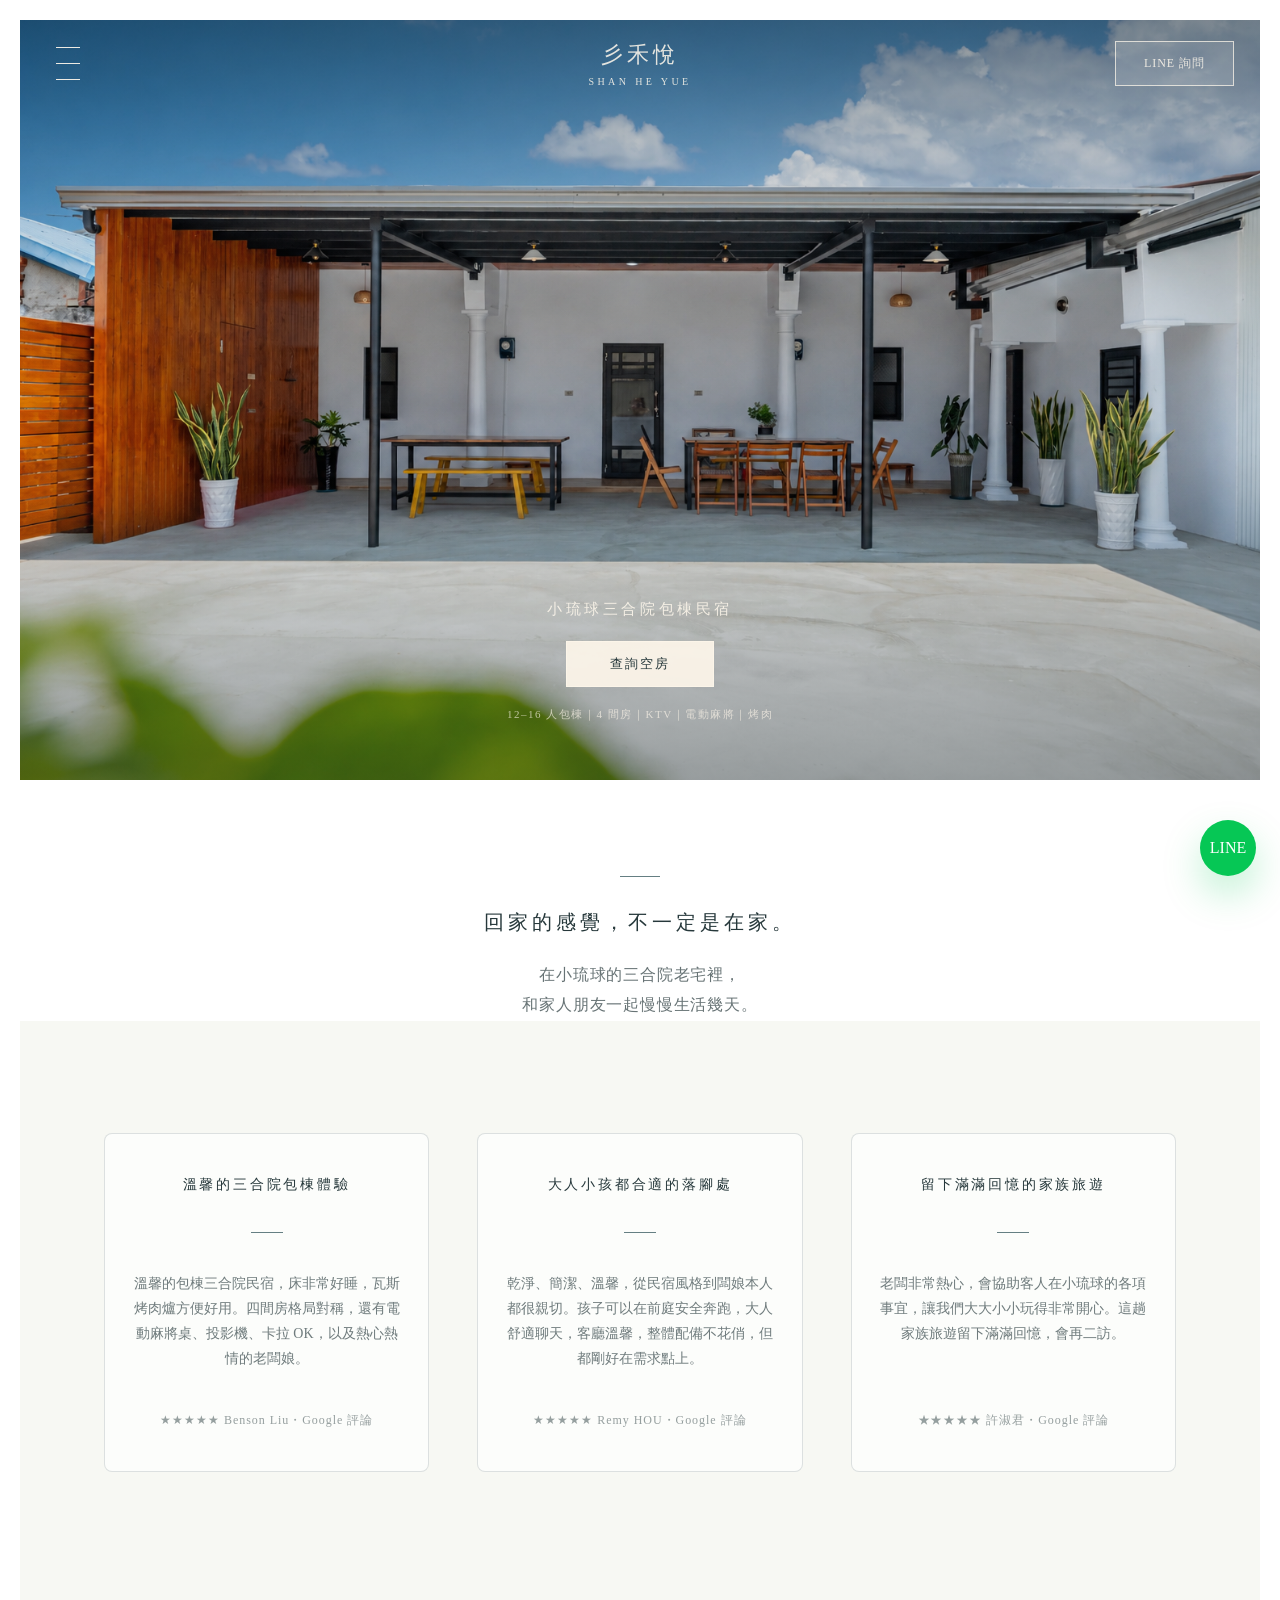
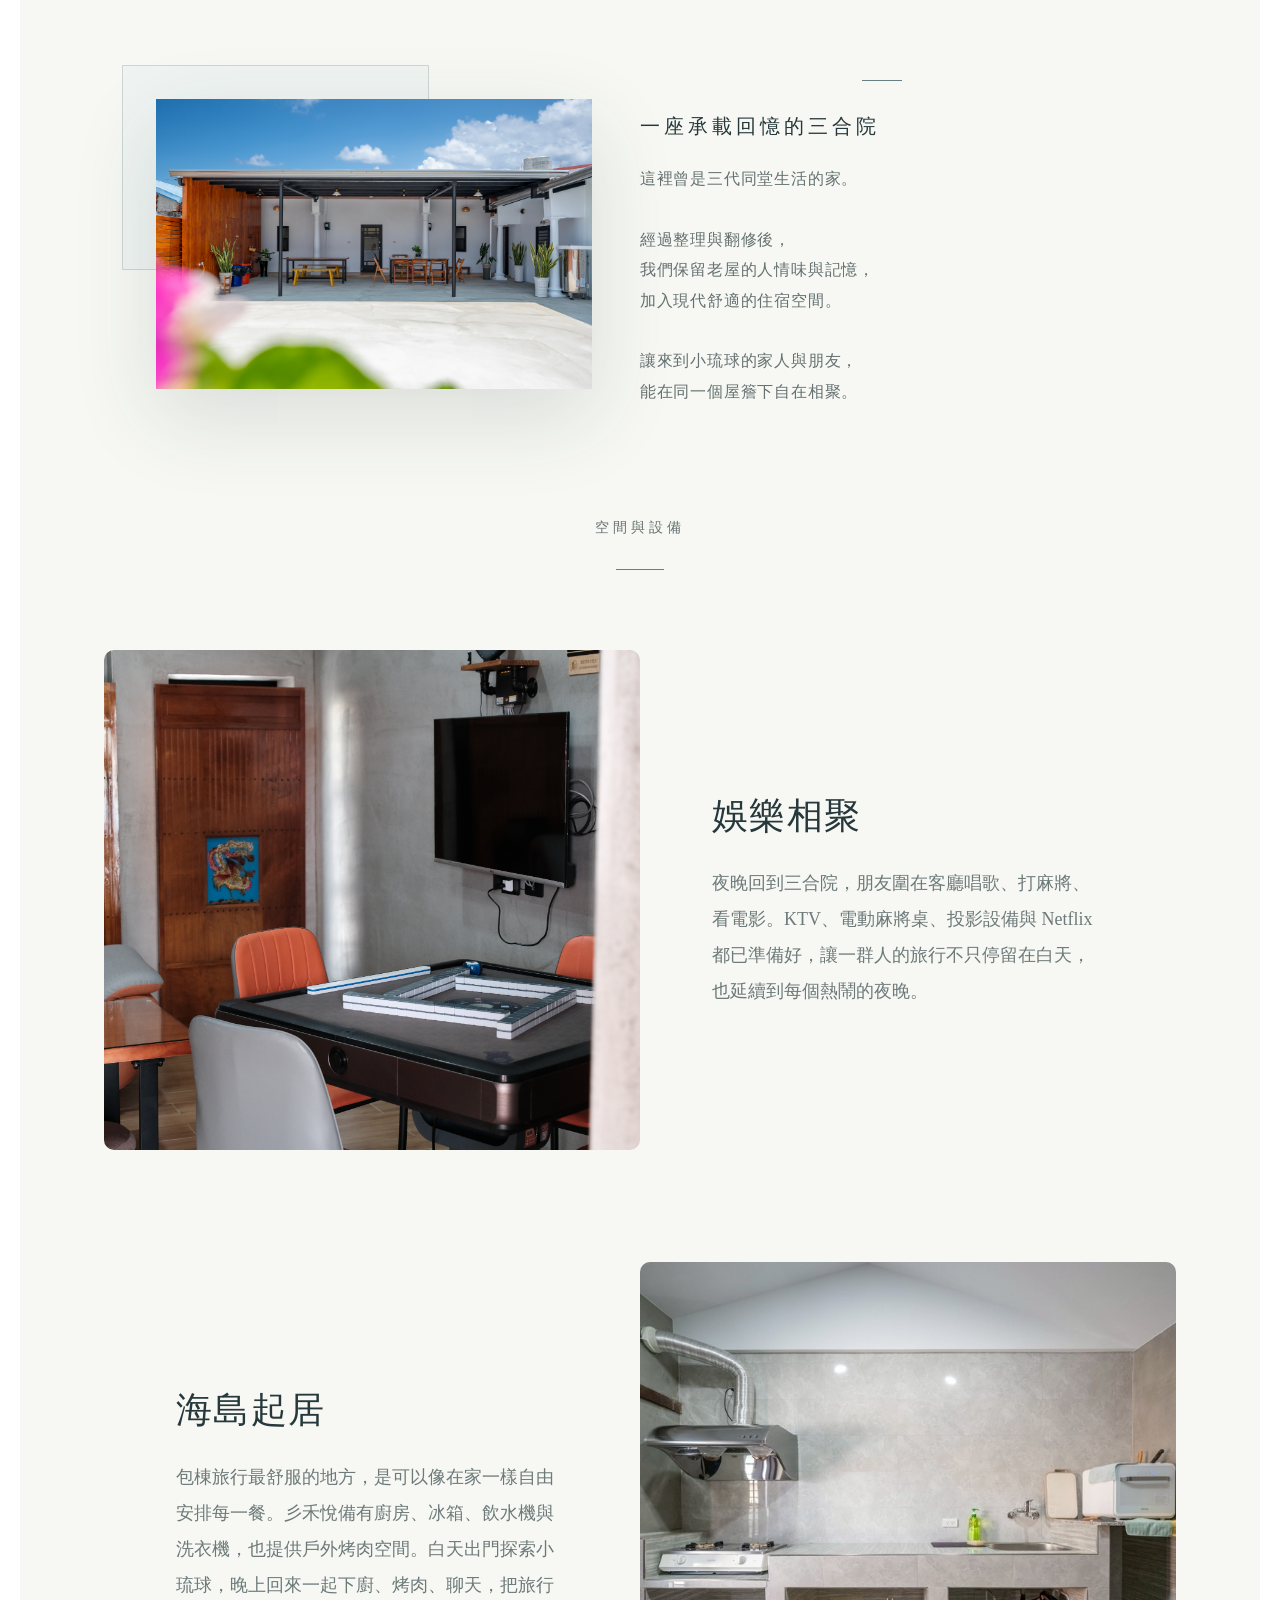
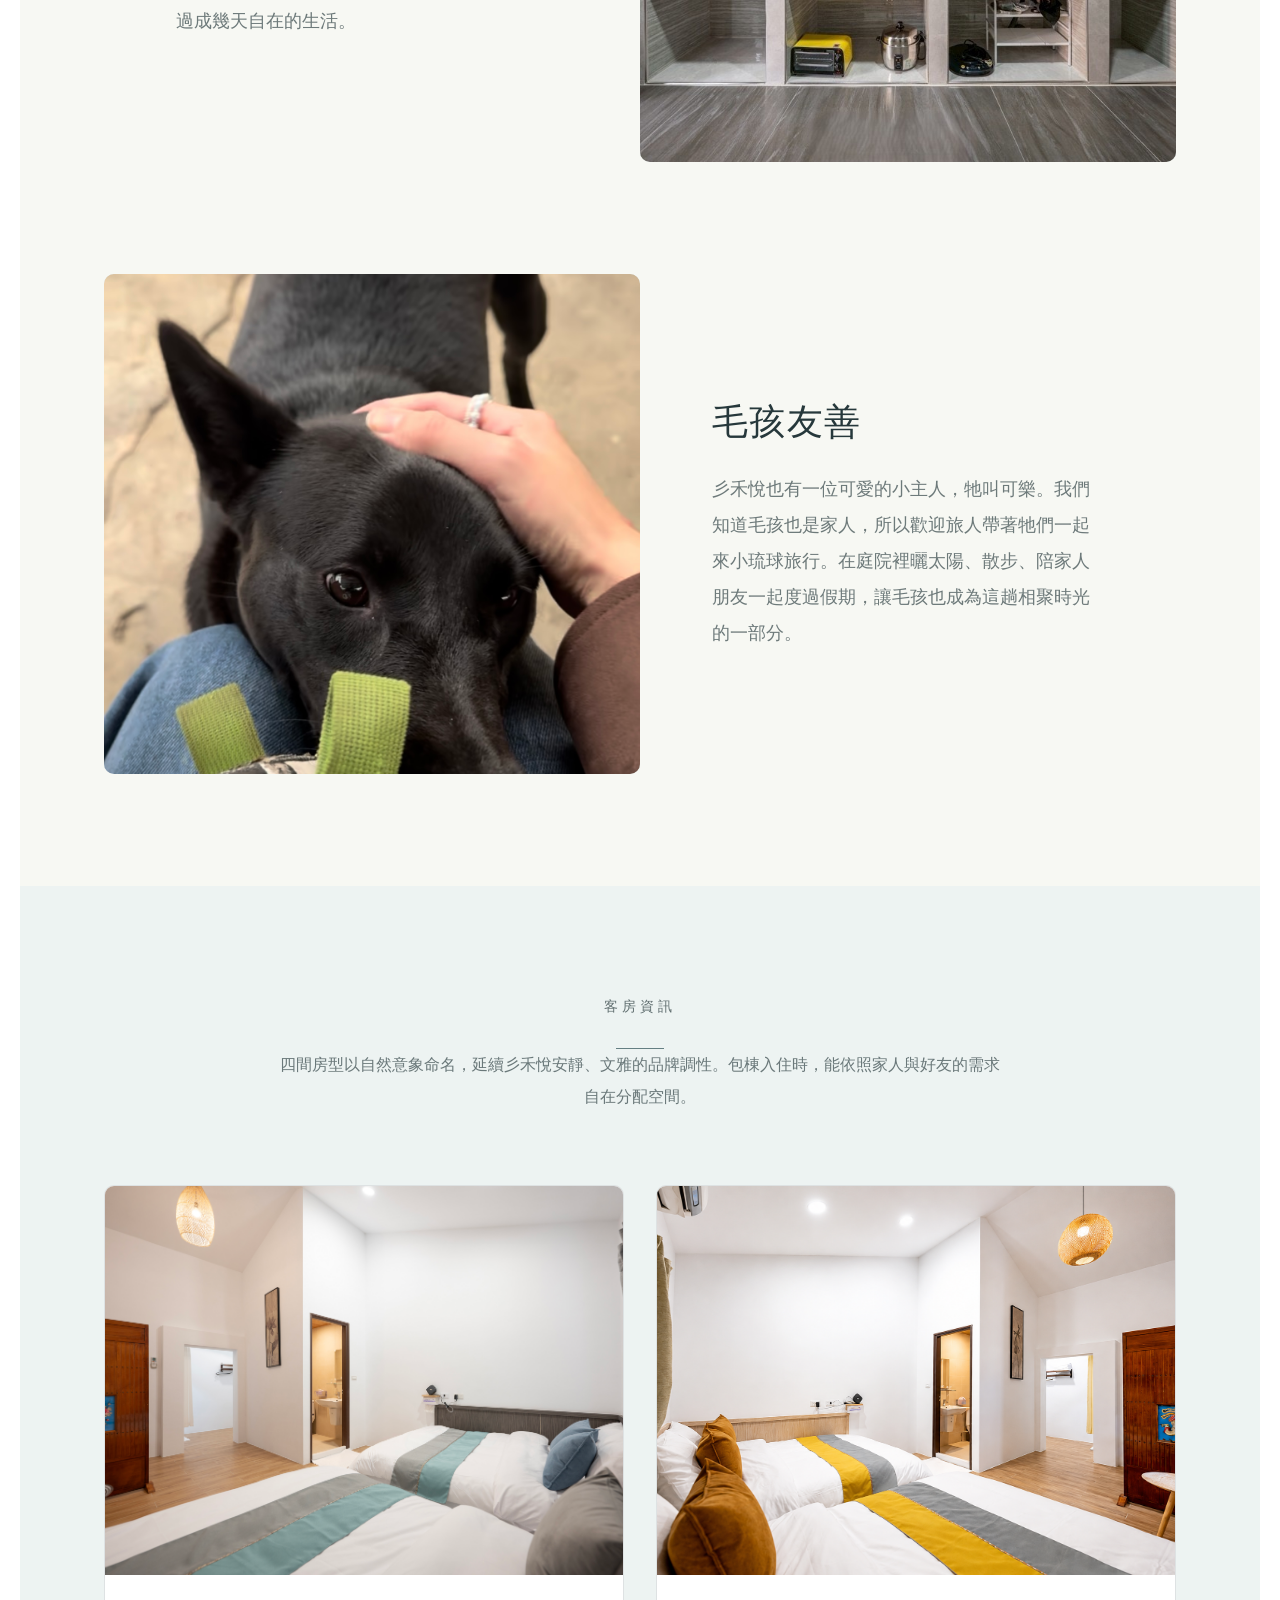
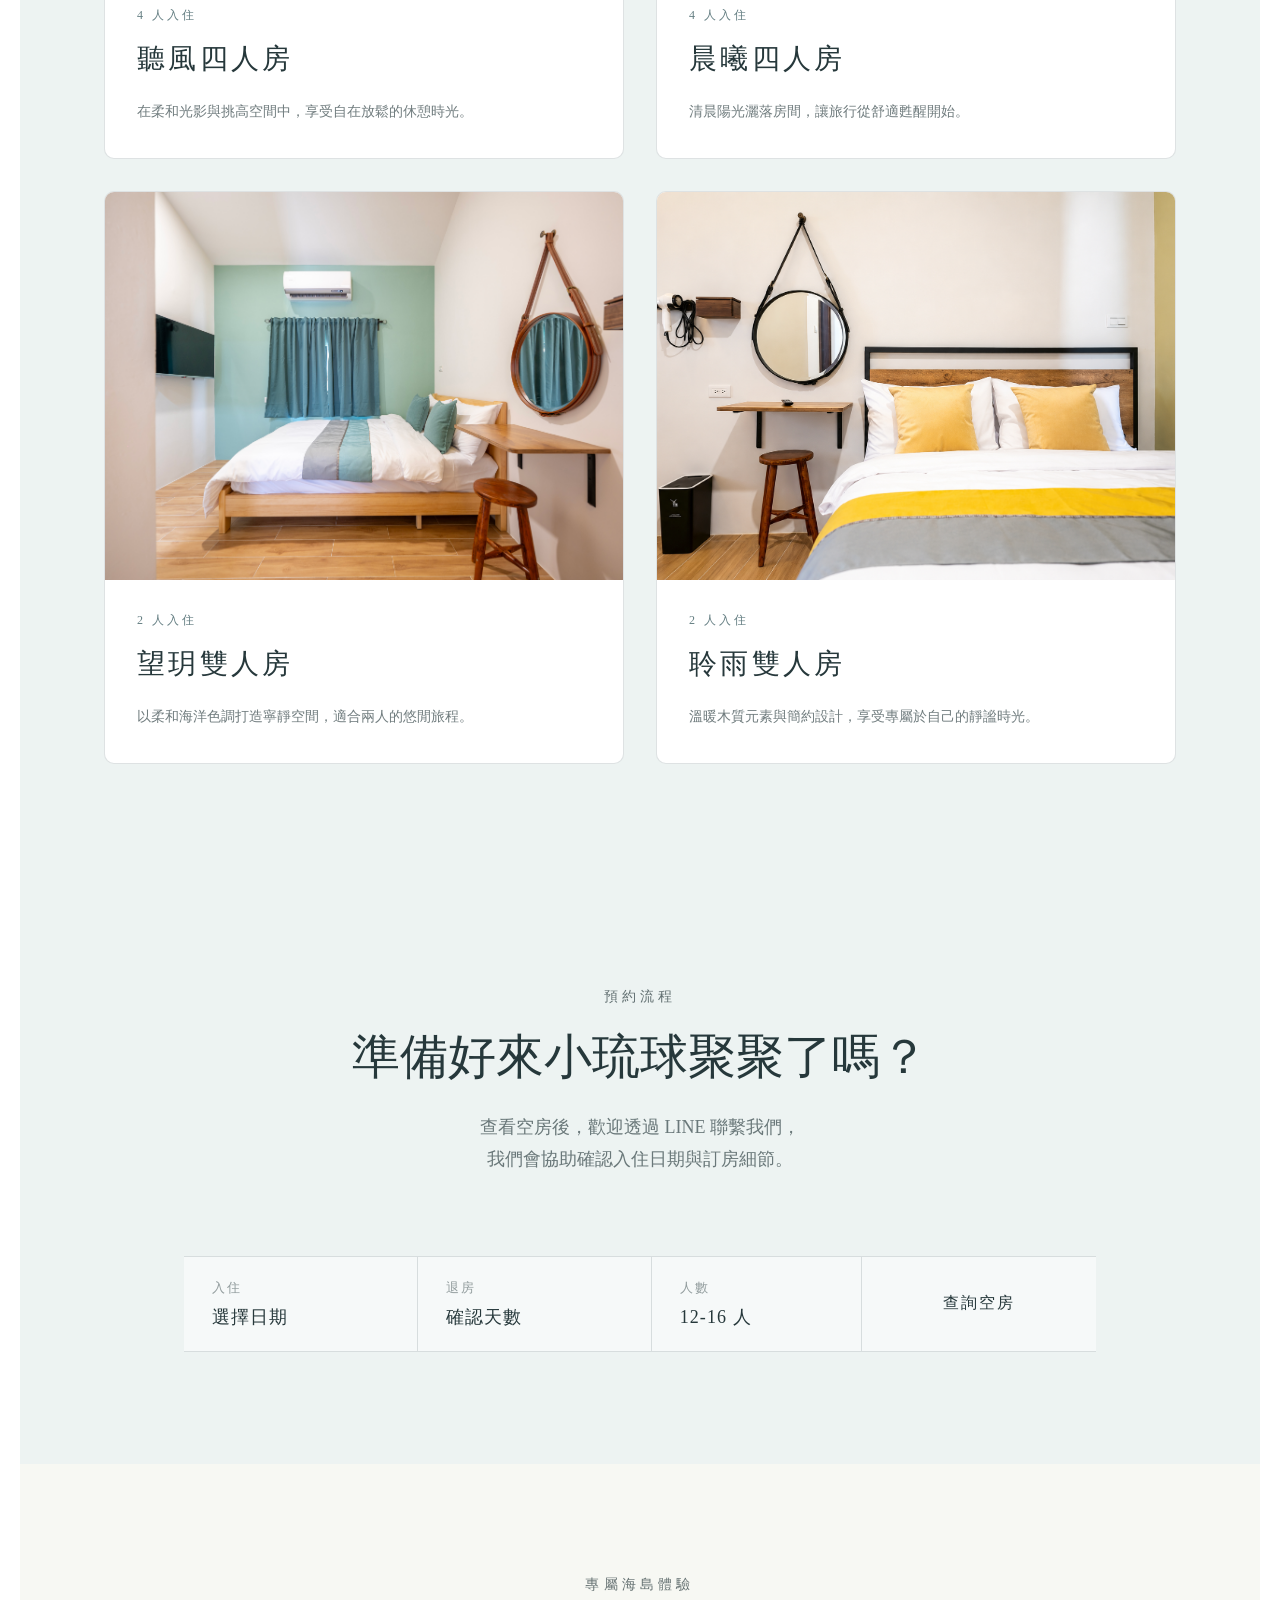
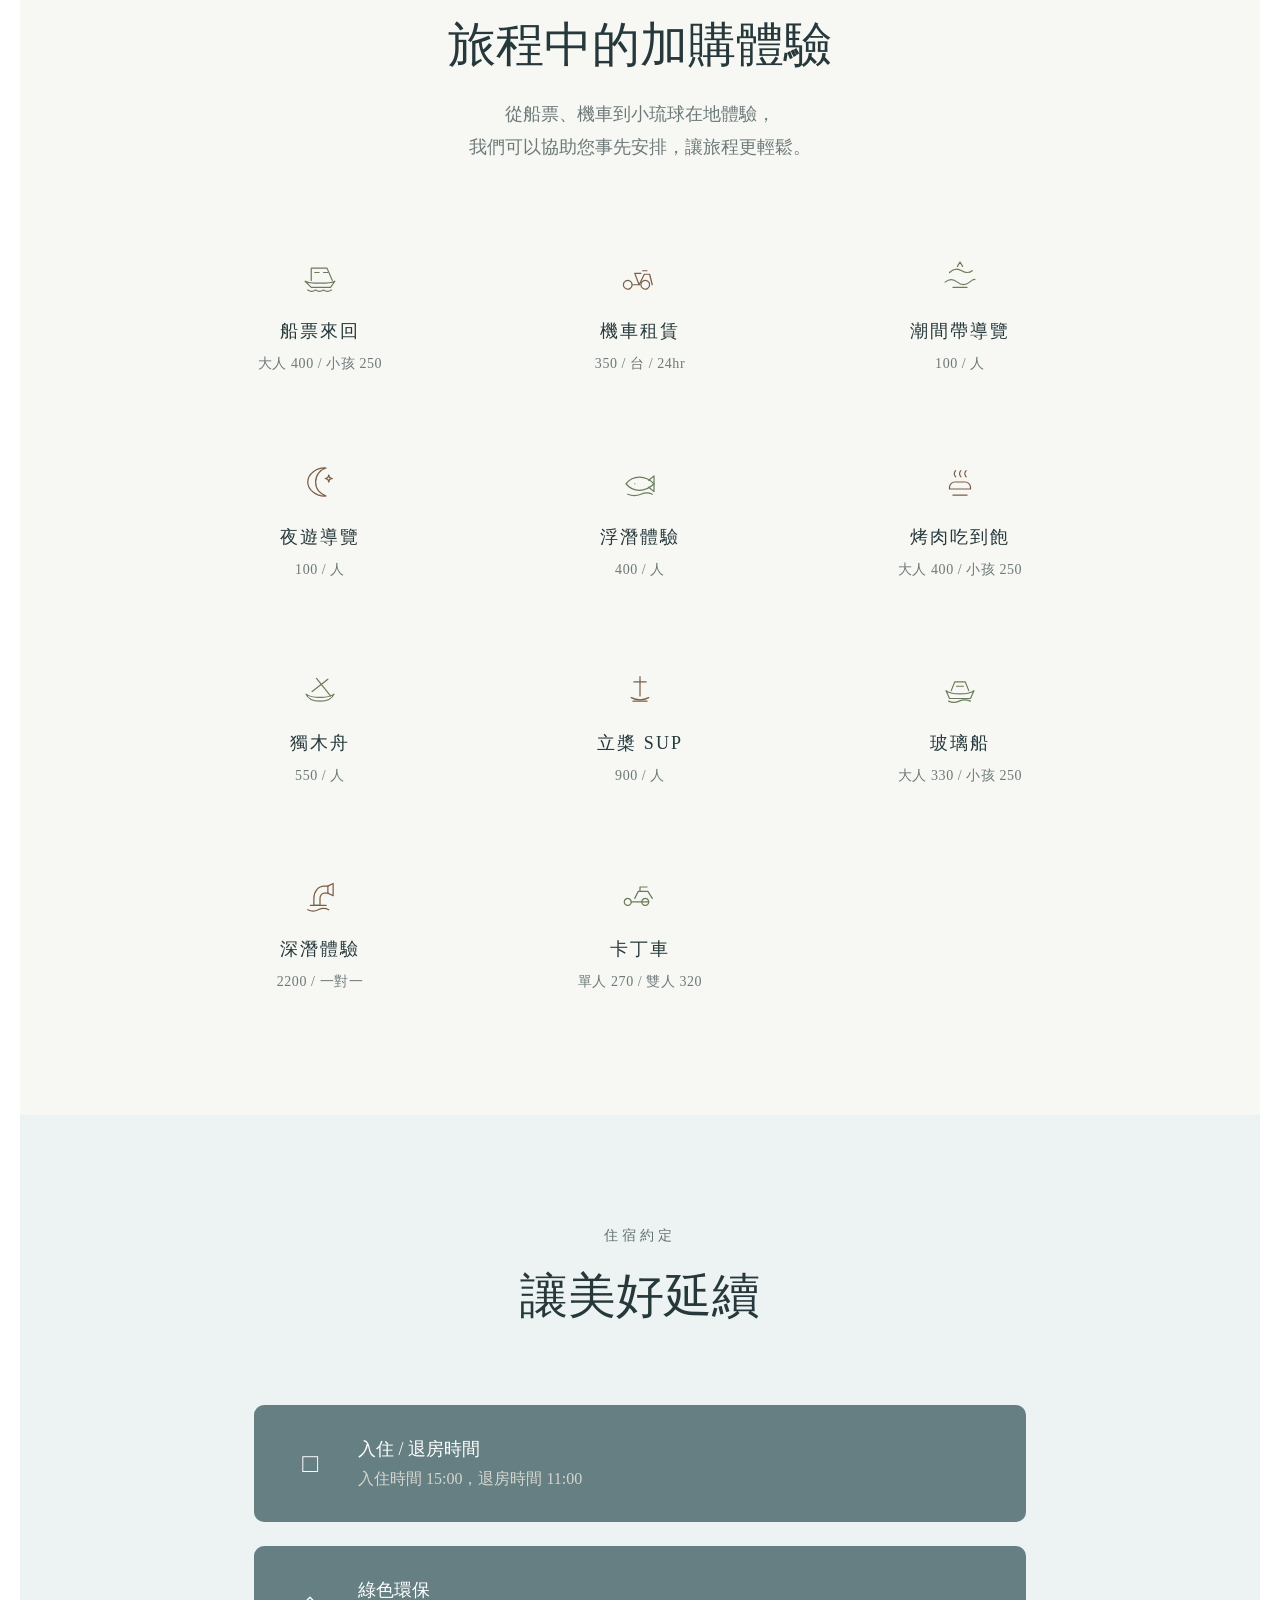
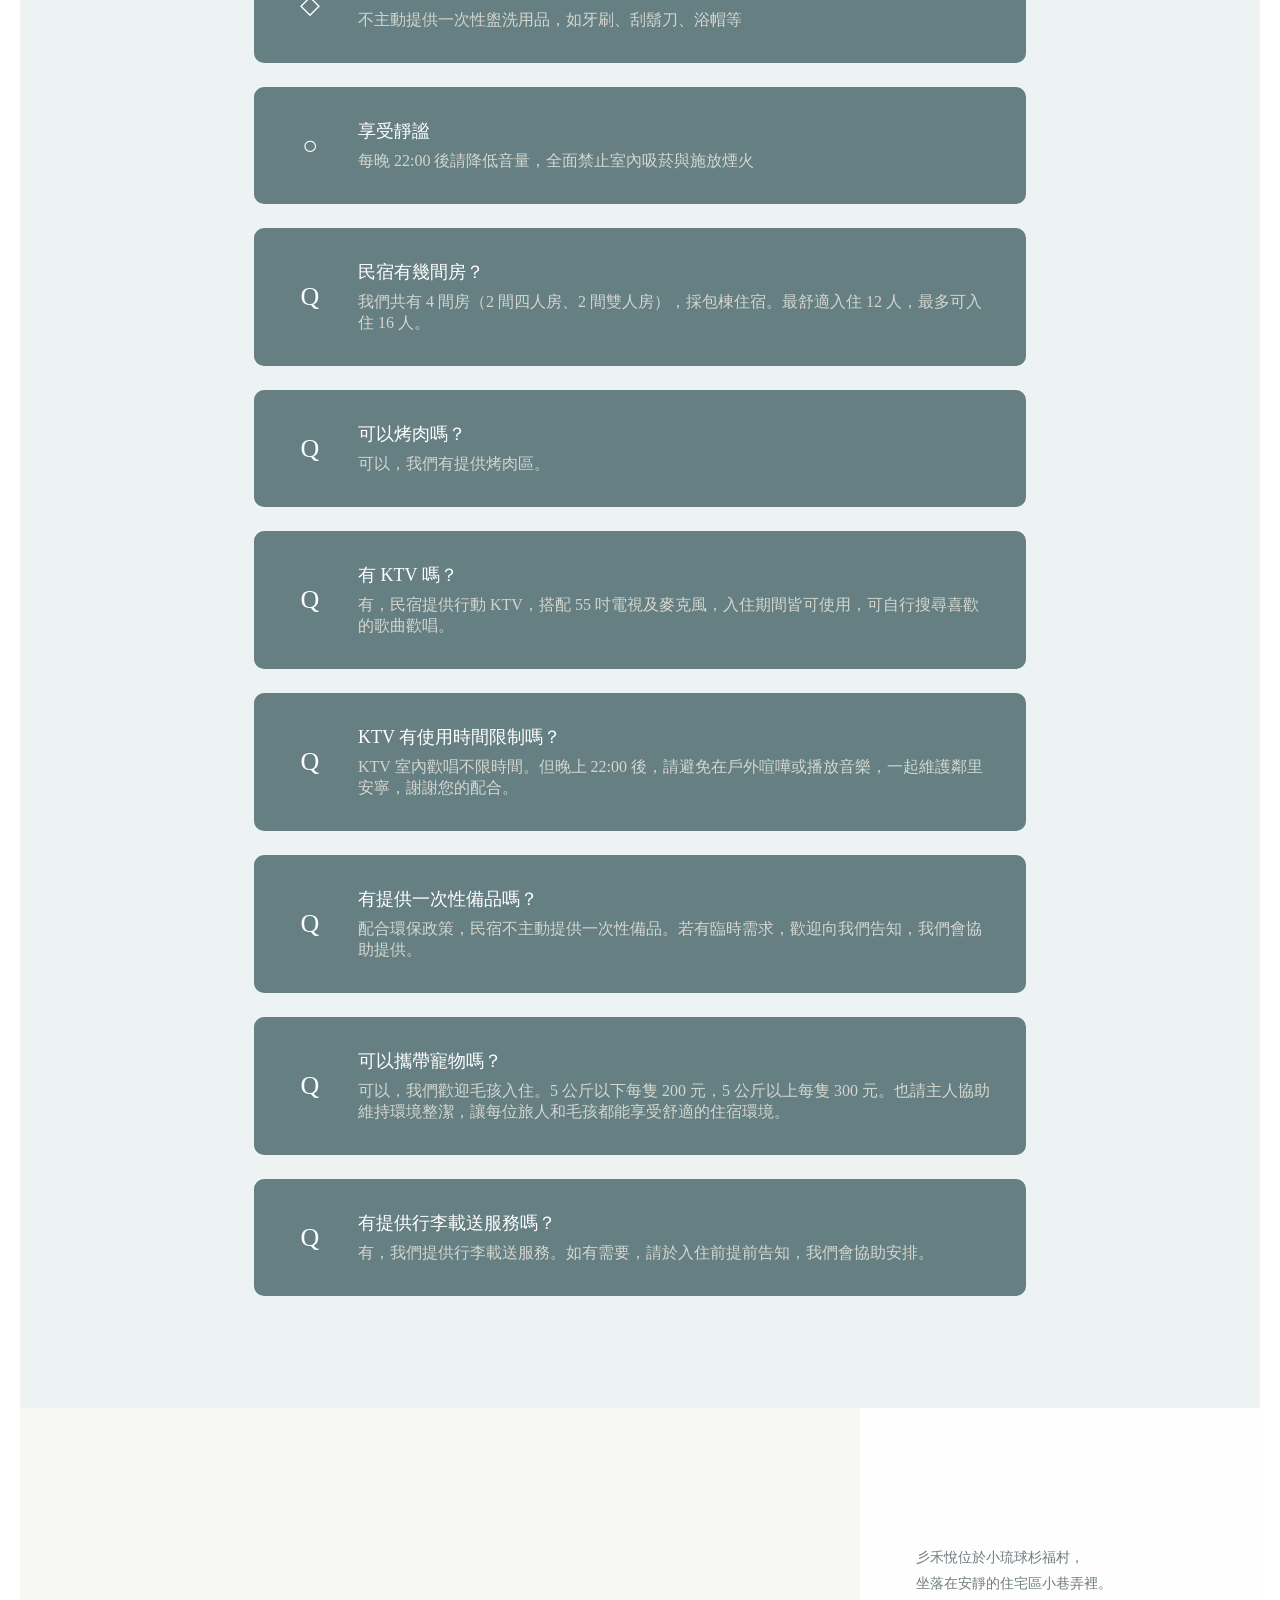
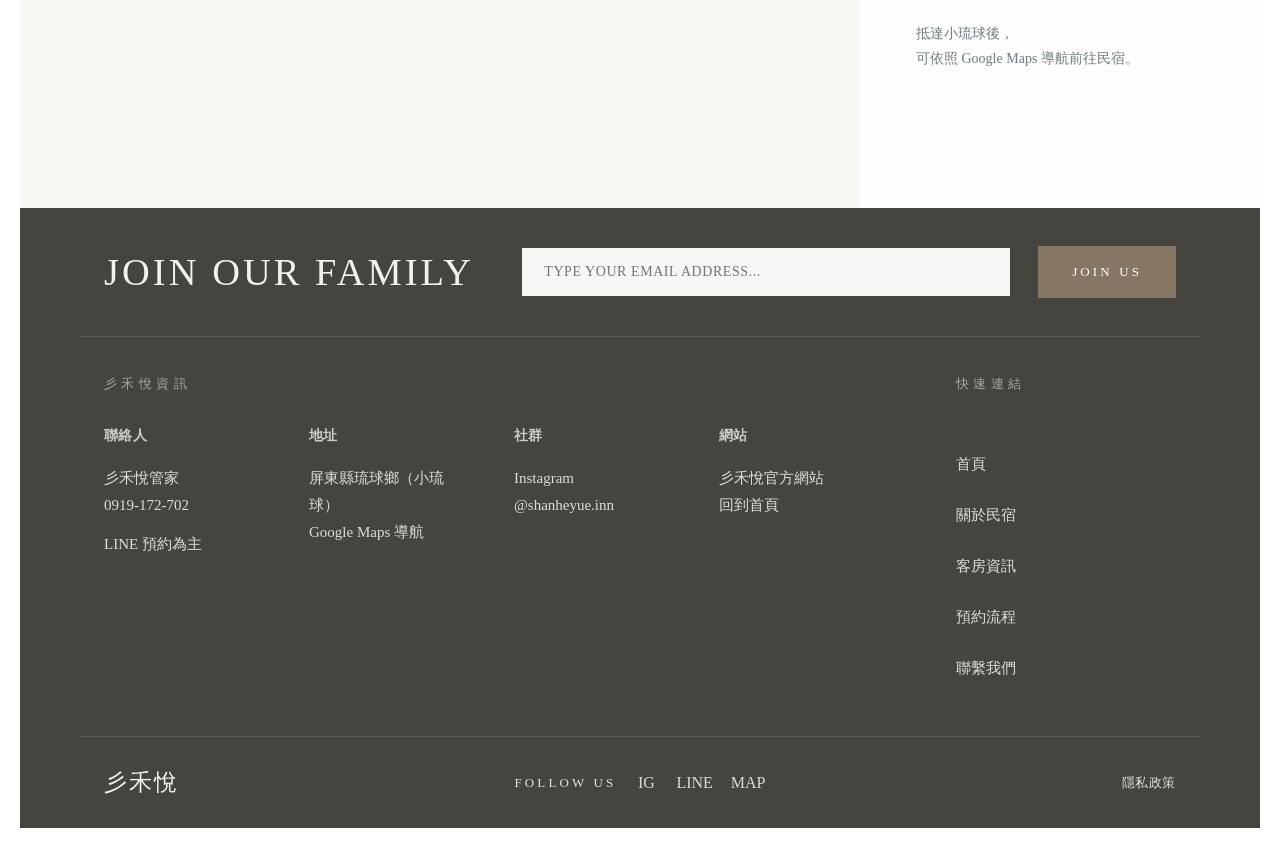
<file: index.html>
<!doctype html>
<html lang="zh-Hant">
  <head>
    <meta charset="utf-8" />
    <meta name="viewport" content="width=device-width, initial-scale=1" />
    <title>彡禾悅 | 小琉球包棟民宿</title>
    <style>
      :root {
        --background: #f7f8f3;
        --foreground: #26383b;
        --muted: rgba(38, 56, 59, 0.66);
        --muted-soft: rgba(38, 56, 59, 0.48);
        --primary: #657f83;
        --secondary: #edf3f2;
        --surface: #ffffff;
        --deep: #203438;
        --border: rgba(54, 76, 80, 0.16);
        --placeholder: #dce8e6;
        --line: rgba(54, 76, 80, 0.16);
      }

      * {
        box-sizing: border-box;
      }

      html {
        scroll-behavior: smooth;
      }

      body {
        margin: 0;
        background: #ffffff;
        color: var(--foreground);
        font-family: "Noto Serif TC", "Microsoft JhengHei", Georgia, serif;
      }

      a {
        color: inherit;
        text-decoration: none;
      }

      .nav {
        position: fixed;
        inset: 20px 0 auto;
        z-index: 40;
        background: transparent;
        backdrop-filter: none;
        border: 0;
        border-radius: 0;
        box-shadow: none;
        left: 50%;
        width: min(1240px, calc(100% - 40px));
        transform: translateX(-50%);
        transition:
          background 260ms ease,
          color 260ms ease;
      }

      .nav::before {
        content: "";
        position: absolute;
        left: 0;
        right: 0;
        top: -20px;
        height: 20px;
        background: transparent;
        pointer-events: none;
        transition: background 260ms ease;
      }

      .nav.is-scrolled {
        background: rgba(255, 255, 255, 0.96);
        backdrop-filter: blur(8px);
        box-shadow: none;
      }

      .nav.is-scrolled::before {
        background: #ffffff;
      }

      .nav-inner {
        position: relative;
        min-height: 74px;
        max-width: none;
        margin: 0 auto;
        padding: 20px 26px;
        display: grid;
        grid-template-columns: 1fr auto 1fr;
        align-items: center;
        gap: 32px;
      }

      .nav.is-scrolled .nav-inner {
        padding-block: 18px;
      }

      .nav-brand {
        display: grid;
        gap: 6px;
        justify-items: center;
        color: rgba(255, 248, 236, 0.92);
        text-align: center;
        transition: color 260ms ease;
      }

      .nav-brand-main {
        font-size: 22px;
        letter-spacing: 0.18em;
      }

      .nav-brand-sub {
        font-size: 10px;
        letter-spacing: 0.34em;
      }

      .nav-menu-button {
        width: 44px;
        height: 44px;
        display: inline-grid;
        place-items: center;
        border: 0;
        background: transparent;
        color: rgba(255, 248, 236, 0.92);
        cursor: pointer;
        transition: color 260ms ease;
      }

      .nav-menu-button span,
      .nav-menu-button::before,
      .nav-menu-button::after {
        content: "";
        display: block;
        width: 24px;
        height: 1px;
        background: currentColor;
      }

      .nav-menu-button span {
        margin: 6px 0;
      }

      .nav-menu-button-lines {
        display: grid;
      }

      .nav-menu-panel {
        position: absolute;
        left: 26px;
        top: calc(100% + 10px);
        min-width: 180px;
        display: grid;
        gap: 14px;
        padding: 18px 20px;
        background: rgba(255, 255, 255, 0.94);
        color: var(--foreground);
        opacity: 0;
        pointer-events: none;
        transform: translateY(-6px);
        transition:
          opacity 200ms ease,
          transform 200ms ease;
      }

      .nav-menu-button:hover + .nav-menu-panel,
      .nav-menu-button:focus + .nav-menu-panel,
      .nav-menu-panel:hover,
      .nav-menu-panel:focus-within {
        opacity: 1;
        pointer-events: auto;
        transform: translateY(0);
      }

      .nav a {
        font-size: 12px;
        letter-spacing: 0.08em;
        color: rgba(255, 248, 236, 0.86);
        transition: color 240ms ease;
      }

      .nav-menu-panel a {
        color: rgba(38, 56, 59, 0.74);
        letter-spacing: 0.16em;
      }

      .nav a:hover {
        color: #ffffff;
      }

      .nav.is-scrolled .nav-brand {
        color: var(--foreground);
      }

      .nav.is-scrolled .nav-menu-button {
        color: var(--foreground);
      }

      .nav.is-scrolled a {
        color: rgba(38, 56, 59, 0.72);
      }

      .nav.is-scrolled a:hover,
      .nav-menu-panel a:hover {
        color: var(--foreground);
      }

      .nav-cta {
        justify-self: end;
        border: 1px solid rgba(255, 248, 236, 0.72);
        border-radius: 0;
        padding: 13px 28px;
        background: rgba(255, 255, 255, 0.12);
        color: #ffffff;
        font-size: 12px;
        letter-spacing: 0.08em;
        transition:
          background 240ms ease,
          border-color 240ms ease,
          color 240ms ease;
      }

      .nav-cta:hover {
        background: rgba(255, 255, 255, 0.22);
        color: #ffffff;
      }

      .nav.is-scrolled .nav-cta {
        background: #8e8057;
        border-color: transparent;
        color: #ffffff;
      }

      .nav.is-scrolled .nav-cta:hover {
        background: #776b49;
        color: #ffffff;
      }

      main {
        width: min(1240px, calc(100% - 40px));
        margin: 20px auto;
        overflow: hidden;
        background: var(--background);
        box-shadow: none;
      }

      .hero {
        padding: 0;
        background: #ffffff;
      }

      .hero-title {
        --hero-parallax-y: 0px;
        min-height: 760px;
        display: grid;
        grid-template-columns: 1fr;
        align-items: end;
        position: relative;
        overflow: hidden;
        text-align: center;
        margin: 0;
        padding: 176px 52px 58px;
        color: var(--surface);
        background:
          linear-gradient(
            180deg,
            rgba(18, 31, 34, 0.46) 0%,
            rgba(18, 31, 34, 0.12) 26%,
            rgba(18, 31, 34, 0.04) 56%,
            rgba(18, 31, 34, 0.42) 100%
          ),
          url("public/images/hero.3.png") center calc(50% + var(--hero-parallax-y)) / cover;
      }

      .hero-footer {
        display: flex;
        flex-direction: column;
        align-items: center;
        width: min(780px, 100%);
        margin: 0 auto;
        padding: 0;
      }

      .hero-caption {
        margin: 0;
        color: rgba(255, 248, 236, 0.86);
        font-size: 15px;
        letter-spacing: 0.24em;
      }

      .hero-availability {
        display: inline-flex;
        align-items: center;
        justify-content: center;
        min-width: 148px;
        margin-top: 22px;
        border: 1px solid rgba(255, 248, 236, 0.62);
        border-radius: 0;
        padding: 13px 24px;
        background: rgba(255, 248, 236, 0.9);
        color: var(--foreground);
        font-size: 13px;
        letter-spacing: 0.16em;
        transition:
          background 240ms ease,
          border-color 240ms ease,
          color 240ms ease;
      }

      .hero-availability:hover {
        background: #fff8ec;
        color: var(--foreground);
      }

      .hero-photo {
        display: none;
      }

      .hero-info-strip {
        margin: 20px 0 0;
        color: rgba(255, 248, 236, 0.66);
        font-size: 11px;
        font-weight: 400;
        letter-spacing: 0.14em;
      }

      .image-story {
        max-width: 1120px;
        margin: 0 auto;
        padding: 96px 76px 0;
      }

      .image-story.reverse {
        display: grid;
        grid-template-columns: minmax(240px, 0.9fr) minmax(320px, 1fr);
        align-items: center;
        gap: 48px;
      }

      .story-image {
        width: 100%;
      }

      .story-image img {
        width: 100%;
        height: auto;
        object-fit: contain;
        display: block;
        box-shadow: 0 28px 80px rgba(38, 56, 59, 0.14);
      }

      .story-card {
        width: min(100%, 760px);
        margin: 0 auto;
        padding: 0 24px;
        text-align: center;
        background: transparent;
        color: var(--foreground);
      }

      .image-story.reverse .story-card {
        grid-column: 2;
        margin-left: 0;
        text-align: left;
        padding: 0;
      }

      .image-story.reverse .story-image {
        grid-column: 1;
        position: relative;
      }

      .image-story.reverse .story-image::before {
        content: "";
        position: absolute;
        left: -34px;
        top: -34px;
        width: 70%;
        height: 70%;
        border: 1px solid rgba(54, 76, 80, 0.18);
        background: rgba(237, 243, 242, 0.74);
        z-index: 0;
      }

      .image-story.reverse .story-image img {
        position: relative;
        z-index: 1;
        height: auto;
      }

      .story-card::before {
        content: "";
        display: block;
        width: 40px;
        height: 1px;
        margin: 0 auto 32px;
        background: var(--primary);
      }

      .story-card h2 {
        margin: 0 0 24px;
        font-size: 20px;
        font-weight: 400;
        letter-spacing: 0.2em;
      }

      .story-card p {
        margin: 0;
        color: rgba(38, 56, 59, 0.7);
        line-height: 1.9;
        letter-spacing: 0.05em;
      }

      section {
        background: var(--background);
      }

      .about {
        padding: 112px 0 0;
      }

      .container {
        max-width: 1120px;
        margin: 0 auto;
        padding: 0 24px;
      }

      .testimonials {
        display: grid;
        grid-template-columns: repeat(3, 1fr);
        gap: 48px;
        align-items: stretch;
      }

      .testimonial {
        text-align: center;
        padding: 28px 24px;
        height: 100%;
        display: flex;
        flex-direction: column;
        border: 1px solid var(--border);
        border-radius: 8px;
        background: rgba(255, 255, 255, 0.64);
      }

      .testimonial h3,
      .section-label {
        font-size: 14px;
        font-weight: 400;
        letter-spacing: 0.2em;
      }

      .small-line {
        width: 32px;
        height: 1px;
        margin: 24px auto;
        background: var(--primary);
      }

      .testimonial p {
        color: var(--muted);
        font-size: 14px;
        line-height: 1.8;
      }

      .testimonial p:not(.source) {
        flex: 1;
      }

      .testimonial .source {
        margin-top: auto;
        padding-top: 24px;
        color: var(--muted-soft);
        font-size: 12px;
        letter-spacing: 0.08em;
      }

      .about .image-story {
        margin-top: 112px;
      }

      .amenities {
        padding: 112px 0;
      }

      .rooms {
        padding: 112px 24px;
        background: var(--secondary);
      }

      .rooms .container {
        max-width: 1120px;
      }

      .rooms .section-head {
        margin-bottom: 0;
        text-align: center;
      }

      .rooms .container > .section-head {
        display: flex;
        flex-direction: column;
        align-items: center;
      }

      .rooms .section-label {
        display: block;
        text-align: center;
      }

      .rooms .center-line {
        margin-left: auto;
        margin-right: auto;
      }

      .room-intro {
        max-width: 720px;
        margin: 32px auto 0;
        color: var(--muted);
        font-size: 16px;
        line-height: 2;
        text-align: center;
      }

      .room-grid {
        display: grid;
        grid-template-columns: repeat(2, 1fr);
        gap: 32px;
        margin-top: 72px;
      }

      .room-card {
        overflow: hidden;
        border: 1px solid var(--border);
        border-radius: 10px;
        background: var(--surface);
      }

      .room-photo {
        width: 100%;
        aspect-ratio: 4 / 3;
        overflow: hidden;
        background: var(--placeholder);
      }

      .room-photo img {
        width: 100%;
        height: 100%;
        display: block;
        object-fit: cover;
      }

      .room-body {
        padding: 32px;
      }

      .room-capacity {
        margin: 0 0 16px;
        color: var(--primary);
        font-size: 12px;
        letter-spacing: 0.25em;
      }

      .room-card h3 {
        margin: 0 0 20px;
        font-size: 28px;
        font-weight: 400;
        letter-spacing: 0.12em;
      }

      .room-card p:last-child {
        margin: 0;
        color: var(--muted);
        font-size: 14px;
        line-height: 2;
      }

      .section-head {
        text-align: center;
        margin-bottom: 80px;
      }

      .section-head h2,
      .section-head p {
        margin: 0;
      }

      .section-head .section-label {
        color: rgba(38, 56, 59, 0.7);
        letter-spacing: 0.3em;
      }

      .section-head .wide-title {
        margin-top: 22px;
        font-size: clamp(32px, 4vw, 48px);
        font-weight: 400;
        line-height: 1.22;
      }

      .section-head .desc {
        margin: 24px auto 0;
        max-width: 680px;
        color: var(--muted);
        font-size: 18px;
        line-height: 1.8;
      }

      .center-line {
        width: 48px;
        height: 1px;
        margin: 32px auto 0;
        background: var(--primary);
      }

      .amenity-row {
        display: flex;
        align-items: center;
        margin-bottom: 112px;
        border-radius: 6px;
      }

      .amenity-row:last-child {
        margin-bottom: 0;
      }

      .amenity-row.reverse {
        flex-direction: row-reverse;
      }

      .photo-placeholder {
        width: 50%;
        height: 500px;
        display: grid;
        place-items: center;
        background: var(--placeholder);
        color: rgba(38, 56, 59, 0.3);
        font-size: 14px;
        letter-spacing: 0.08em;
      }

      .amenity-photo {
        width: 50%;
        height: 500px;
        overflow: hidden;
        background: var(--placeholder);
        border-radius: 10px;
      }

      .amenity-photo img {
        width: 100%;
        height: 100%;
        display: block;
        object-fit: cover;
      }

      .amenity-copy {
        width: 50%;
        padding: 0 72px;
      }

      .amenity-copy h3 {
        margin: 0 0 24px;
        font-size: clamp(28px, 3vw, 36px);
        font-weight: 400;
        letter-spacing: 0.04em;
      }

      .amenity-copy p {
        margin: 0;
        color: var(--muted);
        font-size: 18px;
        line-height: 2;
      }

      .booking,
      .experiences,
      .rules {
        padding: 112px 24px;
      }

      .booking {
        background: var(--secondary);
      }

      .booking .container,
      .experiences .container {
        max-width: 960px;
      }

      .booking-strip {
        display: grid;
        grid-template-columns: 1fr 1fr 0.9fr 1fr;
        align-items: stretch;
        border-top: 1px solid var(--border);
        border-bottom: 1px solid var(--border);
        background: rgba(255, 255, 255, 0.48);
      }

      .booking-field {
        display: grid;
        gap: 8px;
        min-height: 92px;
        padding: 22px 28px;
        border-right: 1px solid var(--border);
      }

      .booking-field span {
        color: var(--muted-soft);
        font-size: 13px;
        letter-spacing: 0.14em;
      }

      .booking-field strong {
        color: var(--foreground);
        font-size: 18px;
        font-weight: 400;
        letter-spacing: 0.06em;
      }

      .booking-strip button {
        border: 0;
        background: transparent;
        color: var(--foreground);
        font-family: inherit;
        font-size: 16px;
        letter-spacing: 0.14em;
        cursor: pointer;
        transition:
          background 240ms ease,
          color 240ms ease;
      }

      .booking-strip button:hover {
        background: var(--primary);
        color: var(--surface);
      }

      .experience-grid {
        display: grid;
        grid-template-columns: repeat(3, 1fr);
        gap: 64px 48px;
      }

      .experience-card {
        display: flex;
        flex-direction: column;
        align-items: center;
        text-align: center;
        padding: 12px;
      }

      .experience-card:hover {
        transform: translateY(-3px);
      }

      .experience-card .exp-icon {
        width: 42px;
        height: 42px;
        margin-bottom: 22px;
        color: #6b7b5d;
        transition: color 240ms ease;
      }

      .experience-card:nth-child(even) .exp-icon {
        color: #7c5c46;
      }

      .experience-card:hover .exp-icon {
        color: #7c5c46;
      }

      .experience-card svg {
        width: 100%;
        height: 100%;
        fill: none;
        stroke: currentColor;
        stroke-width: 1.4;
        stroke-linecap: round;
        stroke-linejoin: round;
      }

      .experience-card h3 {
        margin: 0 0 12px;
        color: var(--foreground);
        font-size: 18px;
        font-weight: 400;
        letter-spacing: 0.12em;
      }

      .experience-card p {
        margin: 0;
        color: var(--muted);
        font-size: 14px;
        letter-spacing: 0.04em;
      }

      @media (max-width: 1024px) {
        .experience-grid {
          grid-template-columns: repeat(2, 1fr);
        }
      }

      .rules {
        background: var(--secondary);
      }

      .rules .container {
        max-width: 820px;
      }

      .rule-list {
        display: grid;
        gap: 24px;
      }

      .rule-card {
        display: flex;
        gap: 24px;
        padding: 32px;
        border-radius: 10px;
        background: var(--primary);
        color: var(--surface);
      }

      .rule-icon {
        width: 48px;
        flex: 0 0 48px;
        display: grid;
        place-items: center;
        color: var(--surface);
        font-size: 26px;
      }

      .rule-card h3 {
        margin: 0 0 8px;
        font-size: 18px;
        font-weight: 500;
      }

      .rule-card p {
        margin: 0;
        color: rgba(255, 248, 236, 0.72);
      }

      .map-section {
        position: relative;
        height: 400px;
      }

      .map-section iframe {
        width: 100%;
        height: 100%;
        border: 0;
      }

      .contact-panel {
        position: absolute;
        inset: 0 0 0 auto;
        width: 400px;
        padding: 56px;
        display: flex;
        flex-direction: column;
        justify-content: center;
        background: rgba(255, 255, 255, 0.92);
      }

      .contact-panel p,
      .contact-panel span,
      .contact-panel a {
        color: var(--muted);
        font-size: 14px;
        line-height: 1.8;
      }

      .footer-contact {
        background: #45443f;
        color: rgba(255, 255, 255, 0.86);
      }

      .footer-newsletter {
        display: grid;
        grid-template-columns: minmax(260px, 0.8fr) minmax(320px, 1fr) auto;
        align-items: center;
        gap: 28px;
        padding: 38px 24px;
        border-bottom: 1px solid rgba(255, 255, 255, 0.12);
      }

      .footer-newsletter h2 {
        margin: 0;
        color: #f4f1ec;
        font-size: clamp(30px, 3vw, 44px);
        font-weight: 400;
        letter-spacing: 0.08em;
        text-transform: uppercase;
      }

      .footer-newsletter input {
        width: 100%;
        height: 48px;
        border: 0;
        padding: 0 22px;
        background: #f7f6f4;
        color: #45443f;
        font: inherit;
        font-size: 14px;
        letter-spacing: 0.04em;
      }

      .footer-newsletter button {
        height: 52px;
        border: 0;
        padding: 0 34px;
        background: #857763;
        color: #fff;
        font: inherit;
        font-size: 13px;
        letter-spacing: 0.24em;
        text-transform: uppercase;
        cursor: pointer;
      }

      .footer-directory {
        display: grid;
        grid-template-columns: 1fr 220px;
        gap: 80px;
        padding: 38px 24px 54px;
        border-bottom: 1px solid rgba(255, 255, 255, 0.12);
      }

      .footer-kicker {
        margin: 0 0 34px;
        color: rgba(255, 255, 255, 0.52);
        font-size: 13px;
        letter-spacing: 0.34em;
        text-transform: uppercase;
      }

      .footer-contact-grid {
        display: grid;
        grid-template-columns: repeat(4, minmax(0, 1fr));
        gap: 48px;
      }

      .footer-contact-item span {
        display: block;
        margin-bottom: 20px;
        color: rgba(255, 255, 255, 0.72);
        font-size: 14px;
        font-weight: 600;
        letter-spacing: 0.02em;
      }

      .footer-contact-item strong,
      .footer-contact-item a,
      .footer-contact-item small,
      .footer-side-links a {
        display: block;
        color: rgba(255, 255, 255, 0.82);
        font-size: 15px;
        font-weight: 400;
        line-height: 1.8;
      }

      .footer-contact-item small {
        margin-top: 12px;
      }

      .footer-contact-item a,
      .footer-side-links a {
        width: fit-content;
        transition: color 220ms ease;
      }

      .footer-contact-item a:hover,
      .footer-side-links a:hover {
        color: #ffffff;
      }

      .footer-side-links {
        display: grid;
        gap: 24px;
        align-content: start;
      }

      .footer-bottom {
        background: #45443f;
        padding: 30px 24px;
      }

      .footer-bottom .container {
        display: grid;
        grid-template-columns: 1fr auto 1fr;
        align-items: center;
        gap: 24px;
        color: rgba(255, 255, 255, 0.8);
      }

      .footer-brand {
        color: #f4f1ec;
        font-size: 23px;
        letter-spacing: 0.08em;
      }

      .footer-social {
        display: flex;
        align-items: center;
        gap: 18px;
        color: rgba(255, 255, 255, 0.85);
        font-size: 13px;
        letter-spacing: 0.24em;
        text-transform: uppercase;
      }

      .footer-social a {
        display: inline-flex;
        align-items: center;
        justify-content: center;
        min-width: 24px;
        color: rgba(255, 255, 255, 0.8);
        font-size: 16px;
        letter-spacing: 0;
      }

      .footer-policy {
        justify-self: end;
        color: rgba(255, 255, 255, 0.82);
        font-size: 13px;
        letter-spacing: 0.04em;
        text-transform: uppercase;
      }

      .line-button {
        position: fixed;
        right: 24px;
        bottom: 24px;
        z-index: 50;
        width: 56px;
        height: 56px;
        display: grid;
        place-items: center;
        border-radius: 999px;
        background: #06c755;
        color: #fff;
        box-shadow: 0 18px 38px rgba(6, 199, 85, 0.25);
        transition:
          transform 240ms ease,
          box-shadow 240ms ease;
      }

      .line-button:hover {
        transform: scale(1.06);
        box-shadow: 0 22px 44px rgba(6, 199, 85, 0.35);
      }

      body.modal-open {
        overflow: hidden;
      }

      .availability-modal {
        position: fixed;
        inset: 0;
        z-index: 80;
        display: none;
        align-items: center;
        justify-content: center;
        padding: 28px;
        background: rgba(24, 34, 36, 0.56);
        backdrop-filter: blur(6px);
      }

      .availability-modal.is-open {
        display: flex;
      }

      .availability-dialog {
        width: min(760px, 100%);
        max-height: calc(100vh - 56px);
        overflow: auto;
        background: var(--surface);
        box-shadow: 0 34px 110px rgba(18, 30, 33, 0.34);
      }

      .availability-topbar {
        display: grid;
        grid-template-columns: 48px 1fr 48px;
        align-items: center;
        padding: 24px 28px;
        border-bottom: 1px solid var(--border);
        background: #d8d4c9;
      }

      .availability-topbar h2 {
        margin: 0;
        text-align: center;
        color: var(--foreground);
        font-size: 18px;
        font-weight: 500;
        letter-spacing: 0.14em;
      }

      .availability-icon-button {
        width: 42px;
        height: 42px;
        border: 0;
        background: transparent;
        color: var(--foreground);
        font-size: 30px;
        line-height: 1;
        cursor: pointer;
      }

      .availability-body {
        padding: 38px 42px 28px;
      }

      .availability-note {
        display: flex;
        justify-content: space-between;
        gap: 24px;
        padding: 24px 30px;
        border: 1px solid var(--border);
        color: var(--muted);
      }

      .availability-note strong {
        display: block;
        margin-bottom: 8px;
        color: var(--foreground);
        font-size: 17px;
        font-weight: 500;
        letter-spacing: 0.08em;
      }

      .availability-note p {
        margin: 0;
        line-height: 1.8;
      }

      .availability-brand {
        align-self: center;
        color: var(--foreground);
        font-size: 22px;
        letter-spacing: 0.18em;
        white-space: nowrap;
      }

      .availability-calendar-head {
        display: grid;
        grid-template-columns: 44px 1fr 44px;
        align-items: center;
        margin: 44px 0 24px;
      }

      .availability-calendar-head h3 {
        margin: 0;
        text-align: center;
        color: var(--foreground);
        font-size: 24px;
        font-weight: 500;
        letter-spacing: 0.04em;
      }

      .availability-nav {
        width: 44px;
        height: 44px;
        border: 0;
        background: transparent;
        color: var(--foreground);
        font-size: 34px;
        cursor: pointer;
      }

      .availability-weekdays,
      .availability-grid {
        display: grid;
        grid-template-columns: repeat(7, 1fr);
        gap: 6px;
      }

      .availability-weekdays {
        margin-bottom: 10px;
        color: var(--muted);
        text-align: center;
        font-size: 13px;
        letter-spacing: 0.08em;
      }

      .availability-day {
        min-height: 82px;
        border: 1px solid var(--border);
        background: var(--surface);
        color: var(--foreground);
        font-family: inherit;
        cursor: pointer;
        transition:
          background 220ms ease,
          border-color 220ms ease,
          color 220ms ease;
      }

      .availability-day strong,
      .availability-day span {
        display: block;
      }

      .availability-day strong {
        margin-bottom: 8px;
        font-size: 20px;
        font-weight: 500;
      }

      .availability-day span {
        color: var(--muted);
        font-size: 12px;
        letter-spacing: 0.08em;
      }

      .availability-day.is-empty {
        border-color: transparent;
        background: transparent;
        cursor: default;
      }

      .availability-day.is-booked {
        border-color: rgba(38, 56, 59, 0.08);
        background: #eef0ed;
        color: var(--muted-soft);
        cursor: not-allowed;
      }

      .availability-day.is-selected,
      .availability-day:not(.is-empty):not(.is-booked):hover {
        border-color: var(--primary);
        background: var(--primary);
        color: var(--surface);
      }

      .availability-day.is-selected span,
      .availability-day:not(.is-empty):not(.is-booked):hover span {
        color: rgba(255, 255, 255, 0.78);
      }

      .availability-footer {
        position: sticky;
        bottom: 0;
        display: grid;
        gap: 16px;
        padding: 20px 42px 32px;
        background: linear-gradient(rgba(255, 255, 255, 0.9), var(--surface) 28%);
      }

      .availability-status {
        min-height: 22px;
        margin: 0;
        text-align: center;
        color: var(--muted);
        font-size: 14px;
      }

      .availability-line {
        display: flex;
        align-items: center;
        justify-content: center;
        min-height: 56px;
        border: 0;
        background: #f3f4f3;
        color: var(--muted-soft);
        font-size: 15px;
        letter-spacing: 0.14em;
        pointer-events: none;
      }

      .availability-line.is-active {
        background: var(--primary);
        color: var(--surface);
        pointer-events: auto;
      }

      @media (max-width: 860px) {
        body {
          background: var(--background);
        }

        main {
          width: 100%;
          margin: 0;
          box-shadow: none;
        }

        .nav {
          top: 12px;
          width: calc(100% - 24px);
        }

        .nav-inner {
          gap: 18px;
          overflow-x: auto;
        }

        .nav-inner {
          grid-template-columns: auto 1fr auto;
          gap: 14px;
          overflow: visible;
        }

        .nav-brand-main {
          font-size: 18px;
        }

        .nav-brand-sub {
          font-size: 9px;
          letter-spacing: 0.24em;
        }

        .nav-menu-panel {
          left: 18px;
        }

        .nav-cta {
          padding: 10px 14px;
          font-size: 10px;
          letter-spacing: 0.1em;
        }

        .hero-title {
          --hero-parallax-y: 0px;
          min-height: auto;
          grid-template-columns: 1fr;
          padding: 320px 24px 44px;
        }

        .hero-info-strip {
          font-size: 12px;
          line-height: 1.9;
        }

        .hero-photo {
          display: none;
        }

        .story-card,
        .photo-placeholder,
        .amenity-photo,
        .amenity-copy {
          width: 100%;
        }

        .image-story,
        .image-story.reverse,
        .amenity-row,
        .amenity-row.reverse {
          display: block;
        }

        .image-story {
          padding: 72px 28px 0;
        }

        .image-story.reverse .story-image::before {
          left: -14px;
          top: -14px;
        }

        .story-card {
          padding: 40px 0 0;
        }

        .testimonials,
        .booking-strip,
        .experience-grid,
        .room-grid {
          grid-template-columns: 1fr;
        }

        .booking-field {
          border-right: 0;
          border-bottom: 1px solid var(--border);
        }

        .amenity-row {
          margin-bottom: 96px;
        }

        .photo-placeholder,
        .amenity-photo {
          height: 360px;
        }

        .amenity-copy {
          padding: 40px 6px 0;
        }

        .booking,
        .experiences,
        .rules,
        .rooms,
        .amenities {
          padding-top: 88px;
          padding-bottom: 88px;
        }

        .map-section {
          height: 620px;
        }

        .contact-panel {
          top: auto;
          width: 100%;
          min-height: 360px;
          padding: 36px 28px;
        }

        .footer-newsletter,
        .footer-directory,
        .footer-contact-grid,
        .footer-bottom .container {
          grid-template-columns: 1fr;
        }

        .footer-newsletter {
          gap: 18px;
          padding: 34px 24px;
        }

        .footer-newsletter button {
          width: 100%;
        }

        .footer-directory {
          gap: 40px;
        }

        .footer-contact-grid {
          gap: 30px;
        }

        .footer-social,
        .footer-policy,
        .footer-brand {
          justify-self: start;
        }

        .availability-modal {
          padding: 0;
          align-items: stretch;
        }

        .availability-dialog {
          width: 100%;
          max-height: 100vh;
        }

        .availability-body {
          padding: 28px 18px 22px;
        }

        .availability-note {
          display: block;
          padding: 22px;
        }

        .availability-brand {
          display: block;
          margin-top: 18px;
          font-size: 18px;
        }

        .availability-day {
          min-height: 62px;
        }

        .availability-day strong {
          font-size: 17px;
        }

        .availability-day span {
          font-size: 10px;
        }

        .availability-footer {
          padding: 18px;
        }
      }
    </style>
  </head>
  <body>
    <header class="nav">
      <nav class="nav-inner" aria-label="主導覽">
        <button class="nav-menu-button" type="button" aria-label="開啟選單">
          <span class="nav-menu-button-lines" aria-hidden="true"></span>
        </button>
        <div class="nav-menu-panel">
          <a href="#about">關於</a>
          <a href="#amenities">空間</a>
          <a href="#rooms">房型</a>
          <a href="#booking">預約</a>
          <a href="#contact">聯繫</a>
        </div>
        <a class="nav-brand" href="#home" aria-label="彡禾悅首頁">
          <span class="nav-brand-main">彡禾悅</span>
          <span class="nav-brand-sub">SHAN HE YUE</span>
        </a>
        <a class="nav-cta" href="https://line.me/R/ti/p/@477rnchd" target="_blank" rel="noopener noreferrer">LINE 詢問</a>
      </nav>
    </header>

    <main>
      <section id="home" class="hero">
        <div class="hero-title">
          <div class="hero-footer">
            <p class="hero-caption">小琉球三合院包棟民宿</p>
            <a href="#availability" data-availability-open class="hero-availability">查詢空房</a>
            <p class="hero-info-strip">12–16 人包棟｜4 間房｜KTV｜電動麻將｜烤肉</p>
          </div>
          <div class="hero-photo">
            <img src="public/images/sanheyue-exterior-front.jpeg" alt="彡禾悅民宿庭院外觀" />
          </div>
        </div>

        <div class="image-story">
          <div class="story-card">
            <h2>回家的感覺，不一定是在家。</h2>
            <p>
              在小琉球的三合院老宅裡，<br />
              和家人朋友一起慢慢生活幾天。
            </p>
          </div>
        </div>
      </section>

      <section id="about" class="about">
        <div class="container testimonials">
          <article class="testimonial">
            <h3>溫馨的三合院包棟體驗</h3>
            <div class="small-line"></div>
            <p>溫馨的包棟三合院民宿，床非常好睡，瓦斯烤肉爐方便好用。四間房格局對稱，還有電動麻將桌、投影機、卡拉 OK，以及熱心熱情的老闆娘。</p>
            <p class="source">★★★★★ Benson Liu・Google 評論</p>
          </article>
          <article class="testimonial">
            <h3>大人小孩都合適的落腳處</h3>
            <div class="small-line"></div>
            <p>乾淨、簡潔、溫馨，從民宿風格到闆娘本人都很親切。孩子可以在前庭安全奔跑，大人舒適聊天，客廳溫馨，整體配備不花俏，但都剛好在需求點上。</p>
            <p class="source">★★★★★ Remy HOU・Google 評論</p>
          </article>
          <article class="testimonial">
            <h3>留下滿滿回憶的家族旅遊</h3>
            <div class="small-line"></div>
            <p>老闆非常熱心，會協助客人在小琉球的各項事宜，讓我們大大小小玩得非常開心。這趟家族旅遊留下滿滿回憶，會再二訪。</p>
            <p class="source">★★★★★ 許淑君・Google 評論</p>
          </article>
        </div>

        <div class="image-story reverse">
          <div class="story-image">
            <img src="public/images/sanheyue-exterior-front.jpeg" alt="彡禾悅民宿庭院外觀" />
          </div>
          <div class="story-card">
            <h2>一座承載回憶的三合院</h2>
            <p>
              這裡曾是三代同堂生活的家。<br />
              <br />
              經過整理與翻修後，<br />
              我們保留老屋的人情味與記憶，<br />
              加入現代舒適的住宿空間。<br />
              <br />
              讓來到小琉球的家人與朋友，<br />
              能在同一個屋簷下自在相聚。
            </p>
          </div>
        </div>
      </section>

      <section id="amenities" class="amenities">
        <div class="container">
          <div class="section-head">
            <h2 class="section-label">空間與設備</h2>
            <div class="center-line"></div>
          </div>

          <article class="amenity-row">
            <div class="amenity-photo">
              <img src="public/images/amenities/entertainment.jpg" alt="彡禾悅娛樂空間" />
            </div>
            <div class="amenity-copy">
              <h3>娛樂相聚</h3>
              <p>夜晚回到三合院，朋友圍在客廳唱歌、打麻將、看電影。KTV、電動麻將桌、投影設備與 Netflix 都已準備好，讓一群人的旅行不只停留在白天，也延續到每個熱鬧的夜晚。</p>
            </div>
          </article>

          <article class="amenity-row reverse">
            <div class="amenity-photo">
              <img src="public/images/amenities/island-living.jpg" alt="彡禾悅海島起居空間" />
            </div>
            <div class="amenity-copy">
              <h3>海島起居</h3>
              <p>包棟旅行最舒服的地方，是可以像在家一樣自由安排每一餐。彡禾悅備有廚房、冰箱、飲水機與洗衣機，也提供戶外烤肉空間。白天出門探索小琉球，晚上回來一起下廚、烤肉、聊天，把旅行過成幾天自在的生活。</p>
            </div>
          </article>

          <article class="amenity-row">
            <div class="amenity-photo">
              <img src="public/images/amenities/cola.jpg" alt="彡禾悅毛孩友善小狗可樂" />
            </div>
            <div class="amenity-copy">
              <h3>毛孩友善</h3>
              <p>彡禾悅也有一位可愛的小主人，牠叫可樂。我們知道毛孩也是家人，所以歡迎旅人帶著牠們一起來小琉球旅行。在庭院裡曬太陽、散步、陪家人朋友一起度過假期，讓毛孩也成為這趟相聚時光的一部分。</p>
            </div>
          </article>
        </div>
      </section>

      <section id="rooms" class="rooms">
        <div class="container">
          <div class="section-head">
            <h2 class="section-label">客房資訊</h2>
            <div class="center-line"></div>
            <p class="room-intro">
              四間房型以自然意象命名，延續彡禾悅安靜、文雅的品牌調性。包棟入住時，能依照家人與好友的需求自在分配空間。
            </p>
          </div>

          <div class="room-grid">
            <article class="room-card">
              <div class="room-photo">
                <img src="public/images/rooms/tingfeng.jpg" alt="聽風四人房" />
              </div>
              <div class="room-body">
                <p class="room-capacity">4 人入住</p>
                <h3>聽風四人房</h3>
                <p>在柔和光影與挑高空間中，享受自在放鬆的休憩時光。</p>
              </div>
            </article>
            <article class="room-card">
              <div class="room-photo">
                <img src="public/images/rooms/chenxi.jpg" alt="晨曦四人房" />
              </div>
              <div class="room-body">
                <p class="room-capacity">4 人入住</p>
                <h3>晨曦四人房</h3>
                <p>清晨陽光灑落房間，讓旅行從舒適甦醒開始。</p>
              </div>
            </article>
            <article class="room-card">
              <div class="room-photo">
                <img src="public/images/rooms/wangyue.jpg" alt="望玥雙人房" />
              </div>
              <div class="room-body">
                <p class="room-capacity">2 人入住</p>
                <h3>望玥雙人房</h3>
                <p>以柔和海洋色調打造寧靜空間，適合兩人的悠閒旅程。</p>
              </div>
            </article>
            <article class="room-card">
              <div class="room-photo">
                <img src="public/images/rooms/lingyu.jpg" alt="聆雨雙人房" />
              </div>
              <div class="room-body">
                <p class="room-capacity">2 人入住</p>
                <h3>聆雨雙人房</h3>
                <p>溫暖木質元素與簡約設計，享受專屬於自己的靜謐時光。</p>
              </div>
            </article>
          </div>
        </div>
      </section>

      <section id="booking" class="booking">
        <div class="container">
          <div class="section-head">
            <p class="section-label">預約流程</p>
            <h2 class="wide-title">準備好來小琉球聚聚了嗎？</h2>
            <p class="desc">查看空房後，歡迎透過 LINE 聯繫我們，<br />我們會協助確認入住日期與訂房細節。</p>
          </div>

          <div class="booking-strip">
            <div class="booking-field">
              <span>入住</span>
              <strong>選擇日期</strong>
            </div>
            <div class="booking-field">
              <span>退房</span>
              <strong>確認天數</strong>
            </div>
            <div class="booking-field">
              <span>人數</span>
              <strong>12-16 人</strong>
            </div>
            <button type="button" data-availability-open>查詢空房</button>
          </div>
        </div>
      </section>

      <section id="experiences" class="experiences">
        <div class="container">
          <div class="section-head">
            <p class="section-label">專屬海島體驗</p>
            <h2 class="wide-title">旅程中的加購體驗</h2>
            <p class="desc">從船票、機車到小琉球在地體驗，<br />我們可以協助您事先安排，讓旅程更輕鬆。</p>
          </div>

          <div class="experience-grid">
            <article class="experience-card">
              <span class="exp-icon">
                <svg viewBox="0 0 48 48" aria-hidden="true"><path d="M7 30c5 3 29 3 34 0l-5 7H14l-7-7Z" /><path d="M14 29V15h18l6 14" /><path d="M18 20h5M28 20h5" /><path d="M10 40c3 2 6 2 9 0 3 2 6 2 9 0 3 2 6 2 9 0" /></svg>
              </span>
              <h3>船票來回</h3>
              <p>大人 400 / 小孩 250</p>
            </article>
            <article class="experience-card">
              <span class="exp-icon">
                <svg viewBox="0 0 48 48" aria-hidden="true"><path d="M15 34a5 5 0 1 0 0 .1M35 34a5 5 0 1 0 0 .1" /><path d="M15 34h8l6-12h6l3 12" /><path d="M23 34l-5-13h7" /><path d="M27 18h5" /></svg>
              </span>
              <h3>機車租賃</h3>
              <p>350 / 台 / 24hr</p>
            </article>
            <article class="experience-card">
              <span class="exp-icon">
                <svg viewBox="0 0 48 48" aria-hidden="true"><path d="M7 31c5-4 9-4 14 0s9 4 14 0 6-3 6-3" /><path d="M12 20c4-4 9-5 14-2s8 3 12 0" /><path d="M16 37h16" /><path d="M21 13l3-5 3 5" /></svg>
              </span>
              <h3>潮間帶導覽</h3>
              <p>100 / 人</p>
            </article>
            <article class="experience-card">
              <span class="exp-icon">
                <svg viewBox="0 0 48 48" aria-hidden="true"><path d="M31 8c-7 2-12 8-12 16s5 14 12 16c-11 1-21-7-21-16S20 7 31 8Z" /><path d="M34 16l1 3 3 1-3 1-1 3-1-3-3-1 3-1 1-3Z" /></svg>
              </span>
              <h3>夜遊導覽</h3>
              <p>100 / 人</p>
            </article>
            <article class="experience-card">
              <span class="exp-icon">
                <svg viewBox="0 0 48 48" aria-hidden="true"><path d="M8 26c8-10 22-10 32 0-10 10-24 10-32 0Z" /><path d="M34 22l6-5v18l-6-5" /><path d="M18 26h.1" /><path d="M10 38c5 2 10 2 15 0s9-2 13 0" /></svg>
              </span>
              <h3>浮潛體驗</h3>
              <p>400 / 人</p>
            </article>
            <article class="experience-card">
              <span class="exp-icon">
                <svg viewBox="0 0 48 48" aria-hidden="true"><path d="M16 39h16" /><path d="M18 24h12c3 0 6 3 6 6v2H12v-2c0-3 3-6 6-6Z" /><path d="M19 18c-2-2-2-5 0-7M25 18c-2-2-2-5 0-7M31 18c-2-2-2-5 0-7" /></svg>
              </span>
              <h3>烤肉吃到飽</h3>
              <p>大人 400 / 小孩 250</p>
            </article>
            <article class="experience-card">
              <span class="exp-icon">
                <svg viewBox="0 0 48 48" aria-hidden="true"><path d="M8 31c7 5 25 5 32 0-2 5-7 8-16 8S10 36 8 31Z" /><path d="M15 28l18-14" /><path d="M20 13l16 20" /></svg>
              </span>
              <h3>獨木舟</h3>
              <p>550 / 人</p>
            </article>
            <article class="experience-card">
              <span class="exp-icon">
                <svg viewBox="0 0 48 48" aria-hidden="true"><path d="M14 35c6 3 14 3 20 0" /><path d="M24 11v22" /><path d="M17 17h14" /><path d="M16 39h16" /></svg>
              </span>
              <h3>立槳 SUP</h3>
              <p>900 / 人</p>
            </article>
            <article class="experience-card">
              <span class="exp-icon">
                <svg viewBox="0 0 48 48" aria-hidden="true"><path d="M8 27c5 5 27 5 32 0l-4 9H12l-4-9Z" /><path d="M14 27l4-10h12l4 10" /><path d="M20 22h8" /><path d="M11 39c4 2 8 2 12 0s8-2 13 0" /></svg>
              </span>
              <h3>玻璃船</h3>
              <p>大人 330 / 小孩 250</p>
            </article>
            <article class="experience-card">
              <span class="exp-icon">
                <svg viewBox="0 0 48 48" aria-hidden="true"><path d="M17 29c0-8 5-14 12-14h4v8h-4c-3 0-5 3-5 6v8h-7v-8Z" /><path d="M33 15l6-3v14l-6-3" /><path d="M13 37h18" /><path d="M10 42c4 2 8 2 12 0s8-2 12 0" /></svg>
              </span>
              <h3>深潛體驗</h3>
              <p>2200 / 一對一</p>
            </article>
            <article class="experience-card">
              <span class="exp-icon">
                <svg viewBox="0 0 48 48" aria-hidden="true"><path d="M14 33a4 4 0 1 0 0 .1M34 33a4 4 0 1 0 0 .1" /><path d="M14 33h20" /><path d="M18 29l4-8h11l5 8" /><path d="M24 21v-5h8" /></svg>
              </span>
              <h3>卡丁車</h3>
              <p>單人 270 / 雙人 320</p>
            </article>
          </div>
        </div>
      </section>

      <section id="rules" class="rules">
        <div class="container">
          <div class="section-head">
            <p class="section-label">住宿約定</p>
            <h2 class="wide-title">讓美好延續</h2>
          </div>

          <div class="rule-list">
            <article class="rule-card">
              <div class="rule-icon">□</div>
              <div><h3>入住 / 退房時間</h3><p>入住時間 15:00，退房時間 11:00</p></div>
            </article>
            <article class="rule-card">
              <div class="rule-icon">◇</div>
              <div><h3>綠色環保</h3><p>不主動提供一次性盥洗用品，如牙刷、刮鬍刀、浴帽等</p></div>
            </article>
            <article class="rule-card">
              <div class="rule-icon">○</div>
              <div><h3>享受靜謐</h3><p>每晚 22:00 後請降低音量，全面禁止室內吸菸與施放煙火</p></div>
            </article>
            <article class="rule-card">
              <div class="rule-icon">Q</div>
              <div><h3>民宿有幾間房？</h3><p>我們共有 4 間房（2 間四人房、2 間雙人房），採包棟住宿。最舒適入住 12 人，最多可入住 16 人。</p></div>
            </article>
            <article class="rule-card">
              <div class="rule-icon">Q</div>
              <div><h3>可以烤肉嗎？</h3><p>可以，我們有提供烤肉區。</p></div>
            </article>
            <article class="rule-card">
              <div class="rule-icon">Q</div>
              <div><h3>有 KTV 嗎？</h3><p>有，民宿提供行動 KTV，搭配 55 吋電視及麥克風，入住期間皆可使用，可自行搜尋喜歡的歌曲歡唱。</p></div>
            </article>
            <article class="rule-card">
              <div class="rule-icon">Q</div>
              <div><h3>KTV 有使用時間限制嗎？</h3><p>KTV 室內歡唱不限時間。但晚上 22:00 後，請避免在戶外喧嘩或播放音樂，一起維護鄰里安寧，謝謝您的配合。</p></div>
            </article>
            <article class="rule-card">
              <div class="rule-icon">Q</div>
              <div><h3>有提供一次性備品嗎？</h3><p>配合環保政策，民宿不主動提供一次性備品。若有臨時需求，歡迎向我們告知，我們會協助提供。</p></div>
            </article>
            <article class="rule-card">
              <div class="rule-icon">Q</div>
              <div><h3>可以攜帶寵物嗎？</h3><p>可以，我們歡迎毛孩入住。5 公斤以下每隻 200 元，5 公斤以上每隻 300 元。也請主人協助維持環境整潔，讓每位旅人和毛孩都能享受舒適的住宿環境。</p></div>
            </article>
            <article class="rule-card">
              <div class="rule-icon">Q</div>
              <div><h3>有提供行李載送服務嗎？</h3><p>有，我們提供行李載送服務。如有需要，請於入住前提前告知，我們會協助安排。</p></div>
            </article>
          </div>
        </div>
      </section>

      <footer id="contact">
        <div class="map-section">
          <iframe
            src="https://www.google.com/maps?q=%E5%BD%A1%E7%A6%BE%E6%82%85%E5%8C%85%E6%A3%9F%E6%B0%91%E5%AE%BF%EF%BD%9C%E5%B0%8F%E7%90%89%E7%90%83%20Shan%20He%20Yue%20Inn&z=17&output=embed"
            title="彡禾悅位置"
            loading="lazy"
            referrerpolicy="no-referrer-when-downgrade"
            allowfullscreen
          ></iframe>

          <div class="contact-panel">
            <p>
              彡禾悅位於小琉球杉福村，<br />
              坐落在安靜的住宅區小巷弄裡。<br />
              <br />
              抵達小琉球後，<br />
              可依照 Google Maps 導航前往民宿。
            </p>
          </div>
        </div>

        <div class="footer-contact">
          <div class="container footer-newsletter">
            <h2>JOIN OUR FAMILY</h2>
            <input type="email" aria-label="Email address" placeholder="TYPE YOUR EMAIL ADDRESS..." />
            <button type="button">JOIN US</button>
          </div>

          <div class="container footer-directory">
            <div>
              <p class="footer-kicker">彡禾悅資訊</p>
              <div class="footer-contact-grid">
                <div class="footer-contact-item">
                  <span>聯絡人</span>
                  <strong>彡禾悅管家</strong>
                  <a href="tel:0919172702">0919-172-702</a>
                  <small>LINE 預約為主</small>
                </div>
                <div class="footer-contact-item">
                  <span>地址</span>
                  <strong>屏東縣琉球鄉（小琉球）</strong>
                  <a href="https://maps.app.goo.gl/tagLzZu646FLm7pb6" target="_blank" rel="noopener noreferrer">Google Maps 導航</a>
                </div>
                <div class="footer-contact-item">
                  <span>社群</span>
                  <strong>Instagram</strong>
                  <a href="https://www.instagram.com/shanheyue.inn/" target="_blank" rel="noopener noreferrer">@shanheyue.inn</a>
                </div>
                <div class="footer-contact-item">
                  <span>網站</span>
                  <strong>彡禾悅官方網站</strong>
                  <a href="#home">回到首頁</a>
                </div>
              </div>
            </div>

            <div class="footer-side-links">
              <p class="footer-kicker">快速連結</p>
              <a href="#home">首頁</a>
              <a href="#about">關於民宿</a>
              <a href="#rooms">客房資訊</a>
              <a href="#booking">預約流程</a>
              <a href="#contact">聯繫我們</a>
            </div>
          </div>

          <div class="footer-bottom">
            <div class="container">
              <div class="footer-brand">彡禾悅</div>
              <div class="footer-social">
                <span>FOLLOW US</span>
                <a href="https://www.instagram.com/shanheyue.inn/" target="_blank" rel="noopener noreferrer" aria-label="Instagram">IG</a>
                <a href="https://line.me/R/ti/p/@477rnchd" target="_blank" rel="noopener noreferrer" aria-label="LINE">LINE</a>
                <a href="https://maps.app.goo.gl/tagLzZu646FLm7pb6" target="_blank" rel="noopener noreferrer" aria-label="Google Maps">MAP</a>
              </div>
              <a class="footer-policy" href="#rules">隱私政策</a>
            </div>
          </div>
        </div>
      </footer>
    </main>

    <div class="availability-modal" id="availability-modal" aria-hidden="true">
      <div class="availability-dialog" role="dialog" aria-modal="true" aria-labelledby="availability-title">
        <div class="availability-topbar">
          <button class="availability-icon-button" type="button" aria-label="選單">≡</button>
          <h2 id="availability-title">Search</h2>
          <button class="availability-icon-button" type="button" data-availability-close aria-label="關閉">×</button>
        </div>

        <div class="availability-body">
          <div class="availability-note">
            <div>
              <strong>查詢彡禾悅空房</strong>
              <p>灰色日期為已預定。選擇可安排日期後，可直接透過 LINE 與我們確認細節。</p>
            </div>
            <div class="availability-brand">彡禾悅</div>
          </div>

          <div class="availability-calendar-head">
            <button class="availability-nav" type="button" data-calendar-prev aria-label="上一個月">‹</button>
            <h3 data-calendar-title>July 2026</h3>
            <button class="availability-nav" type="button" data-calendar-next aria-label="下一個月">›</button>
          </div>

          <div class="availability-weekdays" aria-hidden="true">
            <span>Sun</span>
            <span>Mon</span>
            <span>Tue</span>
            <span>Wed</span>
            <span>Thu</span>
            <span>Fri</span>
            <span>Sat</span>
          </div>
          <div class="availability-grid" data-availability-grid></div>
        </div>

        <div class="availability-footer">
          <p class="availability-status" data-availability-status>請選擇想入住的日期</p>
          <a class="availability-line" data-availability-line href="https://line.me/R/ti/p/@477rnchd" target="_blank" rel="noopener noreferrer">LINE 詢問空房</a>
        </div>
      </div>
    </div>

    <a class="line-button" href="https://line.me/R/ti/p/@477rnchd" target="_blank" rel="noopener noreferrer" aria-label="LINE 預約">LINE</a>

    <script>
      const i18n = {
        zh: {
          title: "彡禾悅 | 小琉球包棟民宿",
          htmlLang: "zh-Hant",
          toggle: "EN",
          items: [
            [".nav-brand-main", "text", "彡禾悅"],
            [".nav-brand-sub", "text", "SHAN HE YUE"],
            [".nav-menu-panel a:nth-child(1)", "text", "關於"],
            [".nav-menu-panel a:nth-child(2)", "text", "空間"],
            [".nav-menu-panel a:nth-child(3)", "text", "房型"],
            [".nav-menu-panel a:nth-child(4)", "text", "預約"],
            [".nav-menu-panel a:nth-child(5)", "text", "聯繫"],
            [".nav-cta", "text", "LINE 詢問"],
            [".hero-caption", "text", "小琉球三合院包棟民宿"],
            [".hero-availability", "text", "查詢空房"],
            [".hero-info-strip", "text", "12–16 人包棟｜4 間房｜KTV｜電動麻將｜烤肉"],
            [".hero .image-story .story-card h2", "text", "回家的感覺，不一定是在家。"],
            [".hero .image-story .story-card p", "html", "在小琉球的三合院老宅裡，<br />和家人朋友一起慢慢生活幾天。"],
            [".testimonial:nth-child(1) h3", "text", "溫馨的三合院包棟體驗"],
            [".testimonial:nth-child(1) p:not(.source)", "text", "溫馨的包棟三合院民宿，床非常好睡，瓦斯烤肉爐方便好用。四間房格局對稱，還有電動麻將桌、投影機、卡拉 OK，以及熱心熱情的老闆娘。"],
            [".testimonial:nth-child(1) .source", "text", "★★★★★ Benson Liu・Google 評論"],
            [".testimonial:nth-child(2) h3", "text", "大人小孩都合適的落腳處"],
            [".testimonial:nth-child(2) p:not(.source)", "text", "乾淨、簡潔、溫馨，從民宿風格到闆娘本人都很親切。孩子可以在前庭安全奔跑，大人舒適聊天，客廳溫馨，整體配備不花俏，但都剛好在需求點上。"],
            [".testimonial:nth-child(2) .source", "text", "★★★★★ Remy HOU・Google 評論"],
            [".testimonial:nth-child(3) h3", "text", "留下滿滿回憶的家族旅遊"],
            [".testimonial:nth-child(3) p:not(.source)", "text", "老闆非常熱心，會協助客人在小琉球的各項事宜，讓我們大大小小玩得非常開心。這趟家族旅遊留下滿滿回憶，會再二訪。"],
            [".testimonial:nth-child(3) .source", "text", "★★★★★ 許淑君・Google 評論"],
            [".about .image-story.reverse .story-card h2", "text", "一座承載回憶的三合院"],
            [".about .image-story.reverse .story-card p", "html", "這裡曾是三代同堂生活的家。<br /><br />經過整理與翻修後，<br />我們保留老屋的人情味與記憶，<br />加入現代舒適的住宿空間。<br /><br />讓來到小琉球的家人與朋友，<br />能在同一個屋簷下自在相聚。"],
            ["#amenities .section-label", "text", "空間與設備"],
            [".amenity-row:nth-of-type(1) h3", "text", "娛樂相聚"],
            [".amenity-row:nth-of-type(1) p", "text", "夜晚回到三合院，朋友圍在客廳唱歌、打麻將、看電影。KTV、電動麻將桌、投影設備與 Netflix 都已準備好，讓一群人的旅行不只停留在白天，也延續到每個熱鬧的夜晚。"],
            [".amenity-row:nth-of-type(2) h3", "text", "海島起居"],
            [".amenity-row:nth-of-type(2) p", "text", "包棟旅行最舒服的地方，是可以像在家一樣自由安排每一餐。彡禾悅備有廚房、冰箱、飲水機與洗衣機，也提供戶外烤肉空間。白天出門探索小琉球，晚上回來一起下廚、烤肉、聊天，把旅行過成幾天自在的生活。"],
            [".amenity-row:nth-of-type(3) h3", "text", "毛孩友善"],
            [".amenity-row:nth-of-type(3) p", "text", "彡禾悅也有一位可愛的小主人，牠叫可樂。我們知道毛孩也是家人，所以歡迎旅人帶著牠們一起來小琉球旅行。在庭院裡曬太陽、散步、陪家人朋友一起度過假期，讓毛孩也成為這趟相聚時光的一部分。"],
            ["#rooms .section-label", "text", "客房資訊"],
            [".room-intro", "text", "四間房型以自然意象命名，延續彡禾悅安靜、文雅的品牌調性。包棟入住時，能依照家人與好友的需求自在分配空間。"],
            [".room-card:nth-child(1) .room-capacity", "text", "4 人入住"],
            [".room-card:nth-child(1) h3", "text", "聽風四人房"],
            [".room-card:nth-child(1) p:last-child", "text", "在柔和光影與挑高空間中，享受自在放鬆的休憩時光。"],
            [".room-card:nth-child(2) .room-capacity", "text", "4 人入住"],
            [".room-card:nth-child(2) h3", "text", "晨曦四人房"],
            [".room-card:nth-child(2) p:last-child", "text", "清晨陽光灑落房間，讓旅行從舒適甦醒開始。"],
            [".room-card:nth-child(3) .room-capacity", "text", "2 人入住"],
            [".room-card:nth-child(3) h3", "text", "望玥雙人房"],
            [".room-card:nth-child(3) p:last-child", "text", "以柔和海洋色調打造寧靜空間，適合兩人的悠閒旅程。"],
            [".room-card:nth-child(4) .room-capacity", "text", "2 人入住"],
            [".room-card:nth-child(4) h3", "text", "聆雨雙人房"],
            [".room-card:nth-child(4) p:last-child", "text", "溫暖木質元素與簡約設計，享受專屬於自己的靜謐時光。"],
            ["#booking .section-label", "text", "預約流程"],
            ["#booking .wide-title", "text", "準備好來小琉球聚聚了嗎？"],
            ["#booking .desc", "html", "查看空房後，歡迎透過 LINE 聯繫我們，<br />我們會協助確認入住日期與訂房細節。"],
            [".booking-field:nth-child(1) span", "text", "入住"],
            [".booking-field:nth-child(1) strong", "text", "選擇日期"],
            [".booking-field:nth-child(2) span", "text", "退房"],
            [".booking-field:nth-child(2) strong", "text", "確認天數"],
            [".booking-field:nth-child(3) span", "text", "人數"],
            [".booking-field:nth-child(3) strong", "text", "12-16 人"],
            [".booking-strip button", "text", "查詢空房"],
            ["#experiences .section-label", "text", "專屬海島體驗"],
            ["#experiences .wide-title", "text", "旅程中的加購體驗"],
            ["#experiences .desc", "html", "從船票、機車到小琉球在地體驗，<br />我們可以協助您事先安排，讓旅程更輕鬆。"],
            [".experience-card:nth-child(1) h3", "text", "船票來回"],
            [".experience-card:nth-child(1) p", "text", "大人 400 / 小孩 250"],
            [".experience-card:nth-child(2) h3", "text", "機車租賃"],
            [".experience-card:nth-child(2) p", "text", "350 / 台 / 24hr"],
            [".experience-card:nth-child(3) h3", "text", "潮間帶導覽"],
            [".experience-card:nth-child(3) p", "text", "100 / 人"],
            [".experience-card:nth-child(4) h3", "text", "夜遊導覽"],
            [".experience-card:nth-child(4) p", "text", "100 / 人"],
            [".experience-card:nth-child(5) h3", "text", "浮潛體驗"],
            [".experience-card:nth-child(5) p", "text", "400 / 人"],
            [".experience-card:nth-child(6) h3", "text", "烤肉吃到飽"],
            [".experience-card:nth-child(6) p", "text", "大人 400 / 小孩 250"],
            [".experience-card:nth-child(7) h3", "text", "獨木舟"],
            [".experience-card:nth-child(7) p", "text", "550 / 人"],
            [".experience-card:nth-child(8) h3", "text", "立槳 SUP"],
            [".experience-card:nth-child(8) p", "text", "900 / 人"],
            [".experience-card:nth-child(9) h3", "text", "玻璃船"],
            [".experience-card:nth-child(9) p", "text", "大人 330 / 小孩 250"],
            [".experience-card:nth-child(10) h3", "text", "深潛體驗"],
            [".experience-card:nth-child(10) p", "text", "2200 / 一對一"],
            [".experience-card:nth-child(11) h3", "text", "卡丁車"],
            [".experience-card:nth-child(11) p", "text", "單人 270 / 雙人 320"],
            ["#rules .section-label", "text", "住宿約定"],
            ["#rules .wide-title", "text", "讓美好延續"],
            [".rule-card:nth-child(1) h3", "text", "入住 / 退房時間"],
            [".rule-card:nth-child(1) p", "text", "入住時間 15:00，退房時間 11:00"],
            [".rule-card:nth-child(2) h3", "text", "綠色環保"],
            [".rule-card:nth-child(2) p", "text", "不主動提供一次性盥洗用品，如牙刷、刮鬍刀、浴帽等"],
            [".rule-card:nth-child(3) h3", "text", "享受靜謐"],
            [".rule-card:nth-child(3) p", "text", "每晚 22:00 後請降低音量，全面禁止室內吸菸與施放煙火"],
            [".rule-card:nth-child(4) h3", "text", "民宿有幾間房？"],
            [".rule-card:nth-child(4) p", "text", "我們共有 4 間房（2 間四人房、2 間雙人房），採包棟住宿。最舒適入住 12 人，最多可入住 16 人。"],
            [".rule-card:nth-child(5) h3", "text", "可以烤肉嗎？"],
            [".rule-card:nth-child(5) p", "text", "可以，我們有提供烤肉區。"],
            [".rule-card:nth-child(6) h3", "text", "有 KTV 嗎？"],
            [".rule-card:nth-child(6) p", "text", "有，民宿提供行動 KTV，搭配 55 吋電視及麥克風，入住期間皆可使用，可自行搜尋喜歡的歌曲歡唱。"],
            [".rule-card:nth-child(7) h3", "text", "KTV 有使用時間限制嗎？"],
            [".rule-card:nth-child(7) p", "text", "KTV 室內歡唱不限時間。但晚上 22:00 後，請避免在戶外喧嘩或播放音樂，一起維護鄰里安寧，謝謝您的配合。"],
            [".rule-card:nth-child(8) h3", "text", "有提供一次性備品嗎？"],
            [".rule-card:nth-child(8) p", "text", "配合環保政策，民宿不主動提供一次性備品。若有臨時需求，歡迎向我們告知，我們會協助提供。"],
            [".rule-card:nth-child(9) h3", "text", "可以攜帶寵物嗎？"],
            [".rule-card:nth-child(9) p", "text", "可以，我們歡迎毛孩入住。5 公斤以下每隻 200 元，5 公斤以上每隻 300 元。也請主人協助維持環境整潔，讓每位旅人和毛孩都能享受舒適的住宿環境。"],
            [".rule-card:nth-child(10) h3", "text", "有提供行李載送服務嗎？"],
            [".rule-card:nth-child(10) p", "text", "有，我們提供行李載送服務。如有需要，請於入住前提前告知，我們會協助安排。"],
            [".contact-panel > p", "html", "彡禾悅位於小琉球杉福村，<br />坐落在安靜的住宅區小巷弄裡。<br /><br />抵達小琉球後，<br />可依照 Google Maps 導航前往民宿。"],
            [".footer-contact-item:nth-child(1) span", "text", "聯絡人"],
            [".footer-contact-item:nth-child(1) strong", "text", "彡禾悅管家"],
            [".footer-contact-item:nth-child(1) small", "text", "LINE 預約為主"],
            [".footer-contact-item:nth-child(2) span", "text", "地址"],
            [".footer-contact-item:nth-child(2) strong", "text", "屏東縣琉球鄉（小琉球）"],
            [".footer-contact-item:nth-child(2) a", "text", "Google Maps 導航"],
            [".footer-contact-item:nth-child(3) span", "text", "社群"],
            [".footer-contact-item:nth-child(3) strong", "text", "Instagram"],
            [".footer-contact-item:nth-child(4) span", "text", "網站"],
            [".footer-contact-item:nth-child(4) strong", "text", "彡禾悅官方網站"],
            [".footer-contact-item:nth-child(4) a", "text", "回到首頁"],
            [".footer-directory .footer-kicker", "text", "彡禾悅資訊"],
            [".footer-side-links .footer-kicker", "text", "快速連結"],
            [".footer-side-links a:nth-of-type(1)", "text", "首頁"],
            [".footer-side-links a:nth-of-type(2)", "text", "關於民宿"],
            [".footer-side-links a:nth-of-type(3)", "text", "客房資訊"],
            [".footer-side-links a:nth-of-type(4)", "text", "預約流程"],
            [".footer-side-links a:nth-of-type(5)", "text", "聯繫我們"],
            [".footer-brand", "text", "彡禾悅"],
            [".footer-social span", "text", "FOLLOW US"],
            [".footer-policy", "text", "隱私政策"]
          ]
        },
        en: {
          title: "San He Yue Inn | Xiaoliuqiu Private Villa",
          htmlLang: "en",
          toggle: "中文",
          items: [
            [".nav-brand-main", "text", "彡禾悅"],
            [".nav-brand-sub", "text", "SHAN HE YUE"],
            [".nav-menu-panel a:nth-child(1)", "text", "About"],
            [".nav-menu-panel a:nth-child(2)", "text", "Spaces"],
            [".nav-menu-panel a:nth-child(3)", "text", "Rooms"],
            [".nav-menu-panel a:nth-child(4)", "text", "Booking"],
            [".nav-menu-panel a:nth-child(5)", "text", "Contact"],
            [".nav-cta", "text", "LINE"],
            [".hero-caption", "text", "A traditional courtyard private stay in Xiaoliuqiu"],
            [".hero-availability", "text", "Check Availability"],
            [".hero-info-strip", "text", "Private stay for 12–16 guests｜4 rooms｜KTV｜Mahjong｜BBQ"],
            [".hero .image-story .story-card h2", "text", "The feeling of home does not always have to be at home."],
            [".hero .image-story .story-card p", "html", "In a restored courtyard house in Xiaoliuqiu,<br />spend a few slow days with family and friends."],
            [".testimonial:nth-child(1) h3", "text", "A warm private courtyard stay"],
            [".testimonial:nth-child(1) p:not(.source)", "text", "A warm private courtyard guesthouse with very comfortable beds and an easy-to-use gas barbecue grill. The four rooms are symmetrically arranged, with an electric mahjong table, projector, karaoke, and a welcoming host."],
            [".testimonial:nth-child(1) .source", "text", "★★★★★ Benson Liu・Google Review"],
            [".testimonial:nth-child(2) h3", "text", "A comfortable stay for adults and children"],
            [".testimonial:nth-child(2) p:not(.source)", "text", "Clean, simple, and warm. Both the style of the guesthouse and the host feel friendly. Children can run safely in the front courtyard while adults chat comfortably in the living room. Everything is practical and just right."],
            [".testimonial:nth-child(2) .source", "text", "★★★★★ Remy HOU・Google Review"],
            [".testimonial:nth-child(3) h3", "text", "A family trip full of memories"],
            [".testimonial:nth-child(3) p:not(.source)", "text", "The host was very helpful and assisted us with many things around Xiaoliuqiu. Everyone in our family had a wonderful time, and we left with many beautiful memories. We would love to visit again."],
            [".testimonial:nth-child(3) .source", "text", "★★★★★ Shu-Chun Hsu・Google Review"],
            [".about .image-story.reverse .story-card h2", "text", "A courtyard house that carries family memories"],
            [".about .image-story.reverse .story-card p", "html", "This was once a home where three generations lived together.<br /><br />After renovation,<br />we kept the warmth and memories of the old house<br />while adding modern comfort for your stay.<br /><br />Here, families and friends visiting Xiaoliuqiu<br />can gather freely under one roof."],
            ["#amenities .section-label", "text", "Amenities"],
            [".amenity-row:nth-of-type(1) h3", "text", "Gathering & Entertainment"],
            [".amenity-row:nth-of-type(1) p", "text", "At night, return to the courtyard house and gather in the living room for singing, mahjong, or movies. KTV, an electric mahjong table, projection equipment, and Netflix are ready for your group, extending the fun from daytime into every lively evening."],
            [".amenity-row:nth-of-type(2) h3", "text", "Island Living"],
            [".amenity-row:nth-of-type(2) p", "text", "The best part of a private stay is planning every meal freely, just like at home. San He Yue provides a kitchen, refrigerator, water dispenser, washing machine, and outdoor barbecue area. Explore Xiaoliuqiu by day, then come back to cook, barbecue, and chat together."],
            [".amenity-row:nth-of-type(3) h3", "text", "Pet Friendly"],
            [".amenity-row:nth-of-type(3) p", "text", "San He Yue also has a lovely little host named Cola. We know pets are family, so travelers are welcome to bring them along to Xiaoliuqiu. Let your pets enjoy the courtyard, sunshine, walks, and holidays with everyone."],
            ["#rooms .section-label", "text", "Rooms"],
            [".room-intro", "text", "Our four rooms are named after natural imagery, reflecting the quiet and graceful character of San He Yue. For private stays, families and friends can arrange the rooms freely according to their needs."],
            [".room-card:nth-child(1) .room-capacity", "text", "4 guests"],
            [".room-card:nth-child(1) h3", "text", "Ting Feng Quad Room"],
            [".room-card:nth-child(1) p:last-child", "text", "Relax in a bright, airy room with soft light and generous vertical space."],
            [".room-card:nth-child(2) .room-capacity", "text", "4 guests"],
            [".room-card:nth-child(2) h3", "text", "Chen Xi Quad Room"],
            [".room-card:nth-child(2) p:last-child", "text", "Wake gently with morning light and begin your trip in comfort."],
            [".room-card:nth-child(3) .room-capacity", "text", "2 guests"],
            [".room-card:nth-child(3) h3", "text", "Wang Yue Double Room"],
            [".room-card:nth-child(3) p:last-child", "text", "A calm room in soft ocean tones, perfect for a relaxed getaway for two."],
            [".room-card:nth-child(4) .room-capacity", "text", "2 guests"],
            [".room-card:nth-child(4) h3", "text", "Ling Yu Double Room"],
            [".room-card:nth-child(4) p:last-child", "text", "Warm wood details and simple design create a quiet private retreat."],
            ["#booking .section-label", "text", "Booking"],
            ["#booking .wide-title", "text", "Ready to gather in Xiaoliuqiu?"],
            ["#booking .desc", "html", "After checking availability, please contact us via LINE.<br />We will help confirm your dates and booking details."],
            [".booking-field:nth-child(1) span", "text", "Check-in"],
            [".booking-field:nth-child(1) strong", "text", "Select date"],
            [".booking-field:nth-child(2) span", "text", "Check-out"],
            [".booking-field:nth-child(2) strong", "text", "Confirm nights"],
            [".booking-field:nth-child(3) span", "text", "Guests"],
            [".booking-field:nth-child(3) strong", "text", "12-16 guests"],
            [".booking-strip button", "text", "Search"],
            ["#experiences .section-label", "text", "Island Experiences"],
            ["#experiences .wide-title", "text", "Add-on Experiences for Your Trip"],
            ["#experiences .desc", "html", "From ferry tickets and scooters to local Xiaoliuqiu experiences,<br />we can help arrange things in advance for an easier trip."],
            [".experience-card:nth-child(1) h3", "text", "Round-Trip Ferry Tickets"],
            [".experience-card:nth-child(1) p", "text", "Adult 400 / Child 250"],
            [".experience-card:nth-child(2) h3", "text", "Scooter Rental"],
            [".experience-card:nth-child(2) p", "text", "350 / scooter / 24hr"],
            [".experience-card:nth-child(3) h3", "text", "Intertidal Zone Tour"],
            [".experience-card:nth-child(3) p", "text", "100 / person"],
            [".experience-card:nth-child(4) h3", "text", "Night Tour"],
            [".experience-card:nth-child(4) p", "text", "100 / person"],
            [".experience-card:nth-child(5) h3", "text", "Snorkeling"],
            [".experience-card:nth-child(5) p", "text", "400 / person"],
            [".experience-card:nth-child(6) h3", "text", "All-You-Can-Eat BBQ"],
            [".experience-card:nth-child(6) p", "text", "Adult 400 / Child 250"],
            [".experience-card:nth-child(7) h3", "text", "Kayaking"],
            [".experience-card:nth-child(7) p", "text", "550 / person"],
            [".experience-card:nth-child(8) h3", "text", "SUP Paddleboarding"],
            [".experience-card:nth-child(8) p", "text", "900 / person"],
            [".experience-card:nth-child(9) h3", "text", "Glass-Bottom Boat"],
            [".experience-card:nth-child(9) p", "text", "Adult 330 / Child 250"],
            [".experience-card:nth-child(10) h3", "text", "Intro Diving"],
            [".experience-card:nth-child(10) p", "text", "2200 / one-on-one"],
            [".experience-card:nth-child(11) h3", "text", "Go-Kart"],
            [".experience-card:nth-child(11) p", "text", "Single 270 / Double 320"],
            ["#rules .section-label", "text", "House Rules"],
            ["#rules .wide-title", "text", "Keep the Good Moments Going"],
            [".rule-card:nth-child(1) h3", "text", "Check-in / Check-out"],
            [".rule-card:nth-child(1) p", "text", "Check-in starts at 15:00. Check-out is before 11:00."],
            [".rule-card:nth-child(2) h3", "text", "Eco-Friendly Stay"],
            [".rule-card:nth-child(2) p", "text", "Disposable toiletries such as toothbrushes, razors, and shower caps are not provided by default."],
            [".rule-card:nth-child(3) h3", "text", "Quiet Hours"],
            [".rule-card:nth-child(3) p", "text", "Please keep the volume down after 22:00. Indoor smoking and fireworks are prohibited."],
            [".rule-card:nth-child(4) h3", "text", "How many rooms are there?"],
            [".rule-card:nth-child(4) p", "text", "There are 4 rooms in total: 2 quad rooms and 2 double rooms. The property is rented as a private stay. It is most comfortable for 12 guests and can accommodate up to 16 guests."],
            [".rule-card:nth-child(5) h3", "text", "Can we barbecue?"],
            [".rule-card:nth-child(5) p", "text", "Yes. We provide a barbecue area."],
            [".rule-card:nth-child(6) h3", "text", "Is KTV available?"],
            [".rule-card:nth-child(6) p", "text", "Yes. We provide mobile KTV with a 55-inch TV and microphones. Guests may use it during their stay and search for their favorite songs."],
            [".rule-card:nth-child(7) h3", "text", "Are there KTV time limits?"],
            [".rule-card:nth-child(7) p", "text", "Indoor KTV has no time limit. However, after 22:00, please avoid outdoor noise or music to help maintain neighborhood quiet."],
            [".rule-card:nth-child(8) h3", "text", "Are disposable amenities provided?"],
            [".rule-card:nth-child(8) p", "text", "In support of environmental policies, disposable amenities are not provided by default. If you have an urgent need, please let us know and we will assist."],
            [".rule-card:nth-child(9) h3", "text", "Can we bring pets?"],
            [".rule-card:nth-child(9) p", "text", "Yes, pets are welcome. Pets under 5 kg are NT$200 each; pets over 5 kg are NT$300 each. Please help keep the environment clean so every traveler and pet can enjoy a comfortable stay."],
            [".rule-card:nth-child(10) h3", "text", "Is luggage transfer available?"],
            [".rule-card:nth-child(10) p", "text", "Yes. Luggage transfer service is available. Please let us know before check-in so we can help arrange it."],
            [".contact-panel > p", "html", "San He Yue is located in Shanfu Village, Xiaoliuqiu,<br />tucked inside a quiet residential lane.<br /><br />After arriving in Xiaoliuqiu,<br />please follow Google Maps navigation to the guesthouse."],
            [".footer-contact-item:nth-child(1) span", "text", "Contact"],
            [".footer-contact-item:nth-child(1) strong", "text", "San He Yue Host"],
            [".footer-contact-item:nth-child(1) small", "text", "LINE booking preferred"],
            [".footer-contact-item:nth-child(2) span", "text", "Address"],
            [".footer-contact-item:nth-child(2) strong", "text", "Liuqiu Township, Pingtung County"],
            [".footer-contact-item:nth-child(2) a", "text", "Open Google Maps"],
            [".footer-contact-item:nth-child(3) span", "text", "Social"],
            [".footer-contact-item:nth-child(3) strong", "text", "Instagram"],
            [".footer-contact-item:nth-child(4) span", "text", "Website"],
            [".footer-contact-item:nth-child(4) strong", "text", "San He Yue Official Site"],
            [".footer-contact-item:nth-child(4) a", "text", "Back to Home"],
            [".footer-directory .footer-kicker", "text", "San He Yue Info"],
            [".footer-side-links .footer-kicker", "text", "Quick Links"],
            [".footer-side-links a:nth-of-type(1)", "text", "Home"],
            [".footer-side-links a:nth-of-type(2)", "text", "About"],
            [".footer-side-links a:nth-of-type(3)", "text", "Rooms"],
            [".footer-side-links a:nth-of-type(4)", "text", "Booking"],
            [".footer-side-links a:nth-of-type(5)", "text", "Contact"],
            [".footer-brand", "text", "San He Yue"],
            [".footer-social span", "text", "FOLLOW US"],
            [".footer-policy", "text", "Privacy Policy"]
          ]
        }
      };

      function applyLanguage(lang) {
        const pack = i18n[lang] || i18n.zh;
        document.documentElement.lang = pack.htmlLang;
        document.title = pack.title;
        const toggleButton = document.querySelector(".lang-toggle");
        if (toggleButton) toggleButton.textContent = pack.toggle;
        pack.items.forEach(([selector, type, value]) => {
          document.querySelectorAll(selector).forEach((element) => {
            if (type === "html") {
              element.innerHTML = value;
            } else {
              element.textContent = value;
            }
          });
        });
        localStorage.setItem("sanheyue-language", lang);
      }

      const languageToggle = document.querySelector(".lang-toggle");
      const savedLanguage = languageToggle ? localStorage.getItem("sanheyue-language") || "zh" : "zh";
      applyLanguage(savedLanguage);
      if (languageToggle) {
        languageToggle.addEventListener("click", () => {
          const currentLanguage = localStorage.getItem("sanheyue-language") || "zh";
          applyLanguage(currentLanguage === "zh" ? "en" : "zh");
        });
      }

      const siteNav = document.querySelector(".nav");
      function updateNavState() {
        siteNav.classList.toggle("is-scrolled", window.scrollY > 80);
      }
      updateNavState();
      window.addEventListener("scroll", updateNavState, { passive: true });

      const heroTitle = document.querySelector(".hero-title");
      const heroParallaxMedia = window.matchMedia("(min-width: 769px)");

      function updateHeroParallax() {
        if (!heroTitle) return;
        if (!heroParallaxMedia.matches) {
          heroTitle.style.setProperty("--hero-parallax-y", "0px");
          return;
        }

        const heroRect = heroTitle.getBoundingClientRect();
        const viewportHeight = window.innerHeight || document.documentElement.clientHeight;
        if (heroRect.bottom < 0 || heroRect.top > viewportHeight) return;

        const scrollRatio = Math.max(-1, Math.min(1, heroRect.top / viewportHeight));
        const offset = Math.round(scrollRatio * -28);
        heroTitle.style.setProperty("--hero-parallax-y", `${offset}px`);
      }

      updateHeroParallax();
      window.addEventListener("scroll", updateHeroParallax, { passive: true });
      window.addEventListener("resize", updateHeroParallax);
      if (heroParallaxMedia.addEventListener) {
        heroParallaxMedia.addEventListener("change", updateHeroParallax);
      }

      const bookedDates = new Set([
        "2026-07-01",
        "2026-07-04",
        "2026-07-07",
        "2026-07-08",
        "2026-07-10",
        "2026-07-11",
        "2026-07-12",
        "2026-07-13",
        "2026-07-15",
        "2026-07-18",
        "2026-07-20",
        "2026-07-21",
        "2026-07-22",
        "2026-07-24",
        "2026-07-25",
        "2026-07-26",
        "2026-07-27",
        "2026-07-28",
        "2026-07-29",
        "2026-07-31",
        "2026-08-01",
        "2026-08-03",
        "2026-08-04",
        "2026-08-08",
        "2026-08-09",
        "2026-08-10",
        "2026-08-11",
        "2026-08-12",
        "2026-08-13",
        "2026-08-14",
        "2026-08-29",
        "2026-08-30"
      ]);

      const calendarMonths = [
        { year: 2026, month: 6, title: "July 2026" },
        { year: 2026, month: 7, title: "August 2026" }
      ];
      let calendarMonthIndex = 0;
      let selectedAvailabilityDate = "";

      const availabilityModal = document.querySelector("#availability-modal");
      const availabilityGrid = document.querySelector("[data-availability-grid]");
      const availabilityTitle = document.querySelector("[data-calendar-title]");
      const availabilityStatus = document.querySelector("[data-availability-status]");
      const availabilityLine = document.querySelector("[data-availability-line]");

      function formatDateKey(year, month, day) {
        return `${year}-${String(month + 1).padStart(2, "0")}-${String(day).padStart(2, "0")}`;
      }

      function renderAvailabilityCalendar() {
        const monthData = calendarMonths[calendarMonthIndex];
        const firstDay = new Date(monthData.year, monthData.month, 1).getDay();
        const daysInMonth = new Date(monthData.year, monthData.month + 1, 0).getDate();
        availabilityTitle.textContent = monthData.title;
        availabilityGrid.innerHTML = "";

        for (let i = 0; i < firstDay; i += 1) {
          const emptyCell = document.createElement("div");
          emptyCell.className = "availability-day is-empty";
          availabilityGrid.appendChild(emptyCell);
        }

        for (let day = 1; day <= daysInMonth; day += 1) {
          const dateKey = formatDateKey(monthData.year, monthData.month, day);
          const isBooked = bookedDates.has(dateKey);
          const button = document.createElement("button");
          button.type = "button";
          button.className = `availability-day${isBooked ? " is-booked" : ""}${selectedAvailabilityDate === dateKey ? " is-selected" : ""}`;
          button.disabled = isBooked;
          button.innerHTML = `<strong>${day}</strong><span>${isBooked ? "已預定" : "可詢問"}</span>`;

          if (!isBooked) {
            button.addEventListener("click", () => {
              selectedAvailabilityDate = dateKey;
              availabilityStatus.textContent = `已選擇 ${dateKey}，可透過 LINE 詢問空房。`;
              availabilityLine.classList.add("is-active");
              availabilityLine.href = `https://line.me/R/ti/p/@477rnchd?text=${encodeURIComponent(`您好，我想詢問 ${dateKey} 是否可以入住彡禾悅包棟民宿。`)}`;
              renderAvailabilityCalendar();
            });
          }

          availabilityGrid.appendChild(button);
        }
      }

      function openAvailabilityModal(event) {
        if (event) event.preventDefault();
        availabilityModal.classList.add("is-open");
        availabilityModal.setAttribute("aria-hidden", "false");
        document.body.classList.add("modal-open");
        renderAvailabilityCalendar();
      }

      function closeAvailabilityModal() {
        availabilityModal.classList.remove("is-open");
        availabilityModal.setAttribute("aria-hidden", "true");
        document.body.classList.remove("modal-open");
      }

      document.querySelectorAll("[data-availability-open]").forEach((trigger) => {
        trigger.addEventListener("click", openAvailabilityModal);
      });
      document.querySelector("[data-availability-close]").addEventListener("click", closeAvailabilityModal);
      availabilityModal.addEventListener("click", (event) => {
        if (event.target === availabilityModal) closeAvailabilityModal();
      });
      document.addEventListener("keydown", (event) => {
        if (event.key === "Escape") closeAvailabilityModal();
      });
      document.querySelector("[data-calendar-prev]").addEventListener("click", () => {
        calendarMonthIndex = Math.max(0, calendarMonthIndex - 1);
        renderAvailabilityCalendar();
      });
      document.querySelector("[data-calendar-next]").addEventListener("click", () => {
        calendarMonthIndex = Math.min(calendarMonths.length - 1, calendarMonthIndex + 1);
        renderAvailabilityCalendar();
      });
      renderAvailabilityCalendar();
    </script>
  </body>
</html>
</file>
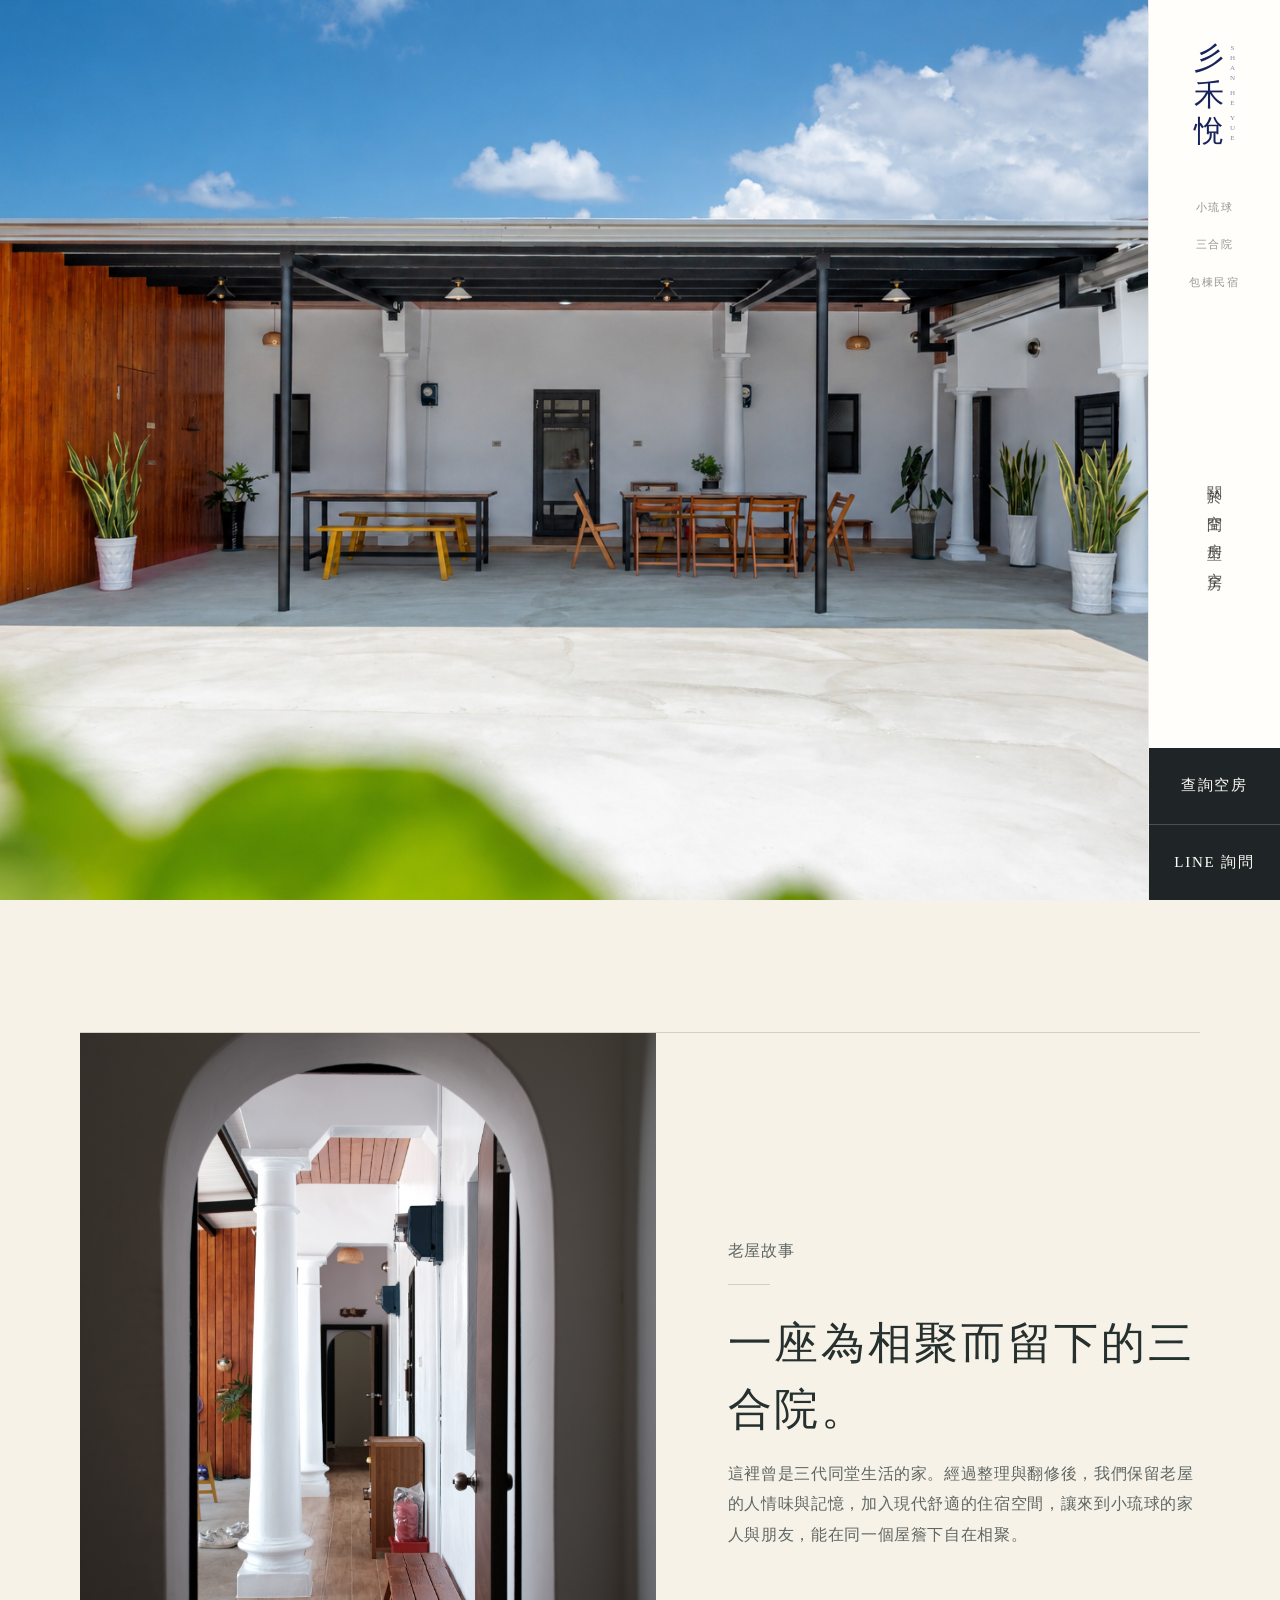
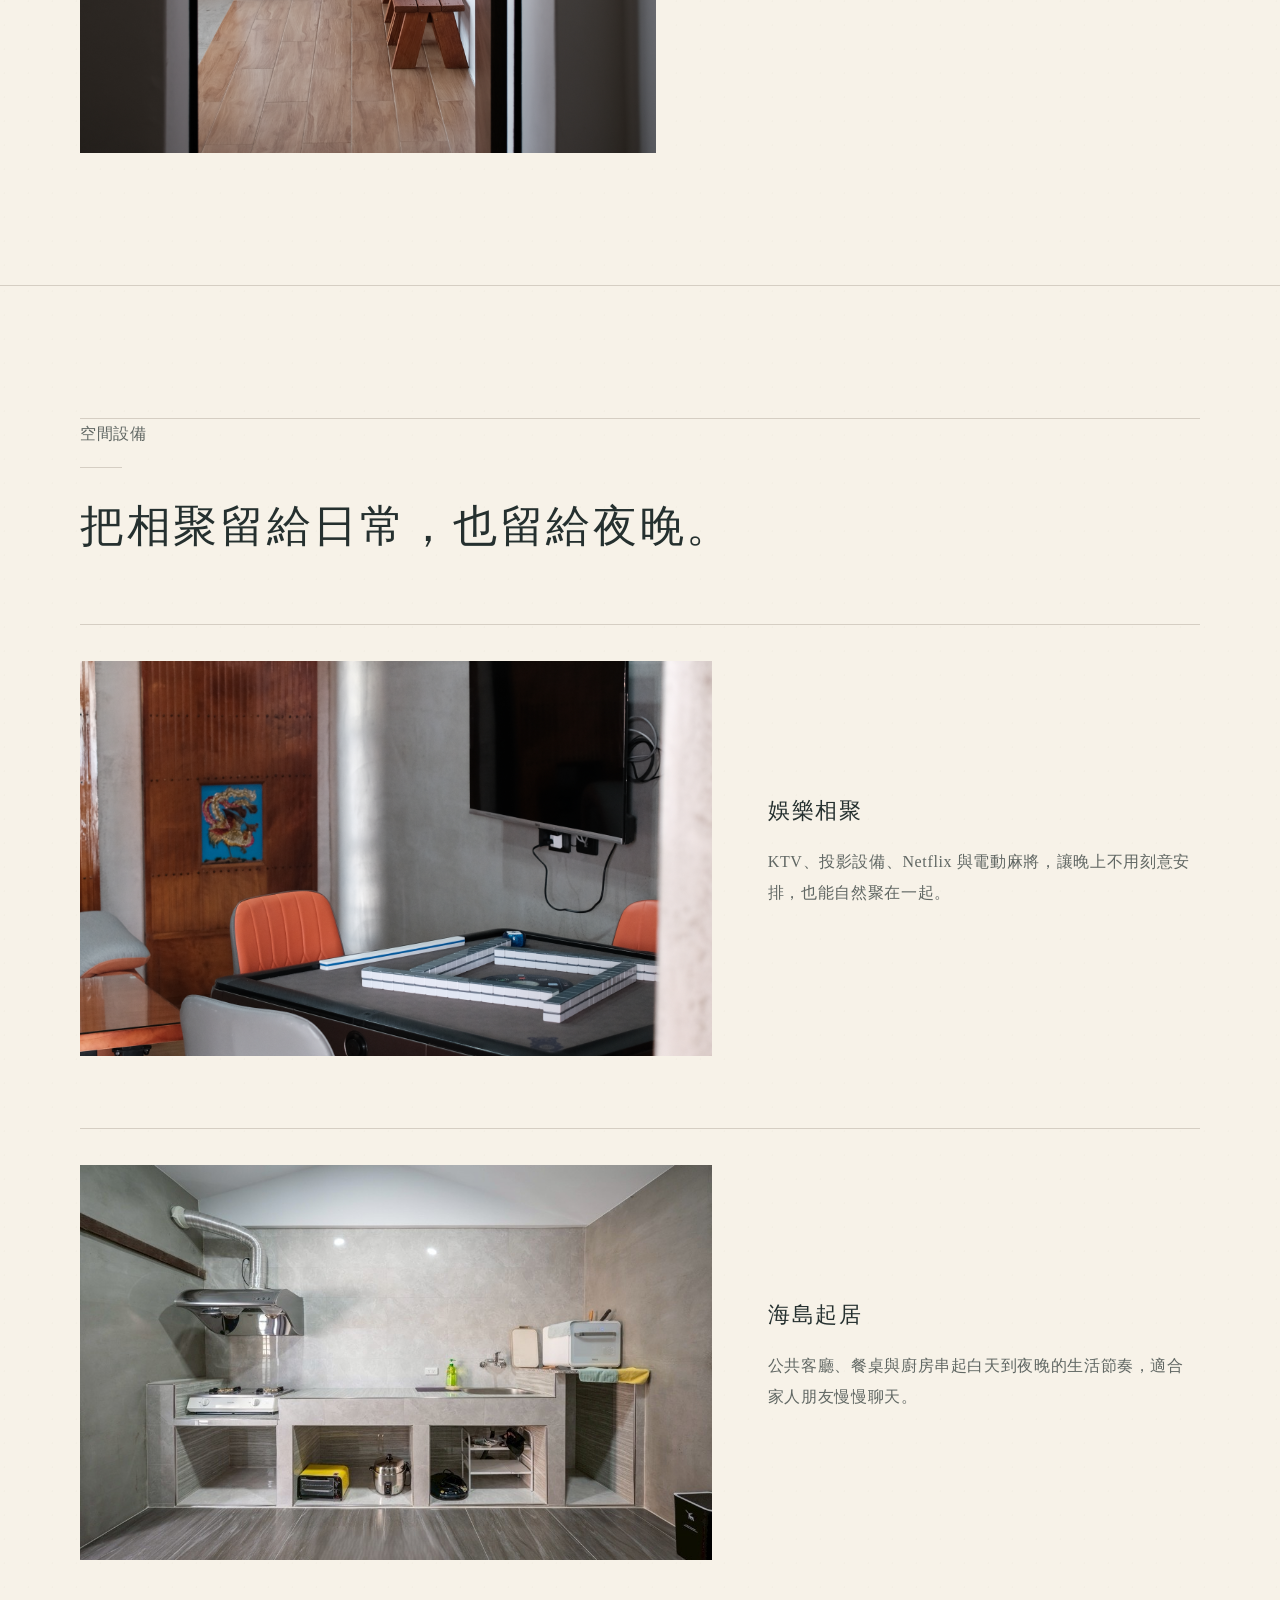
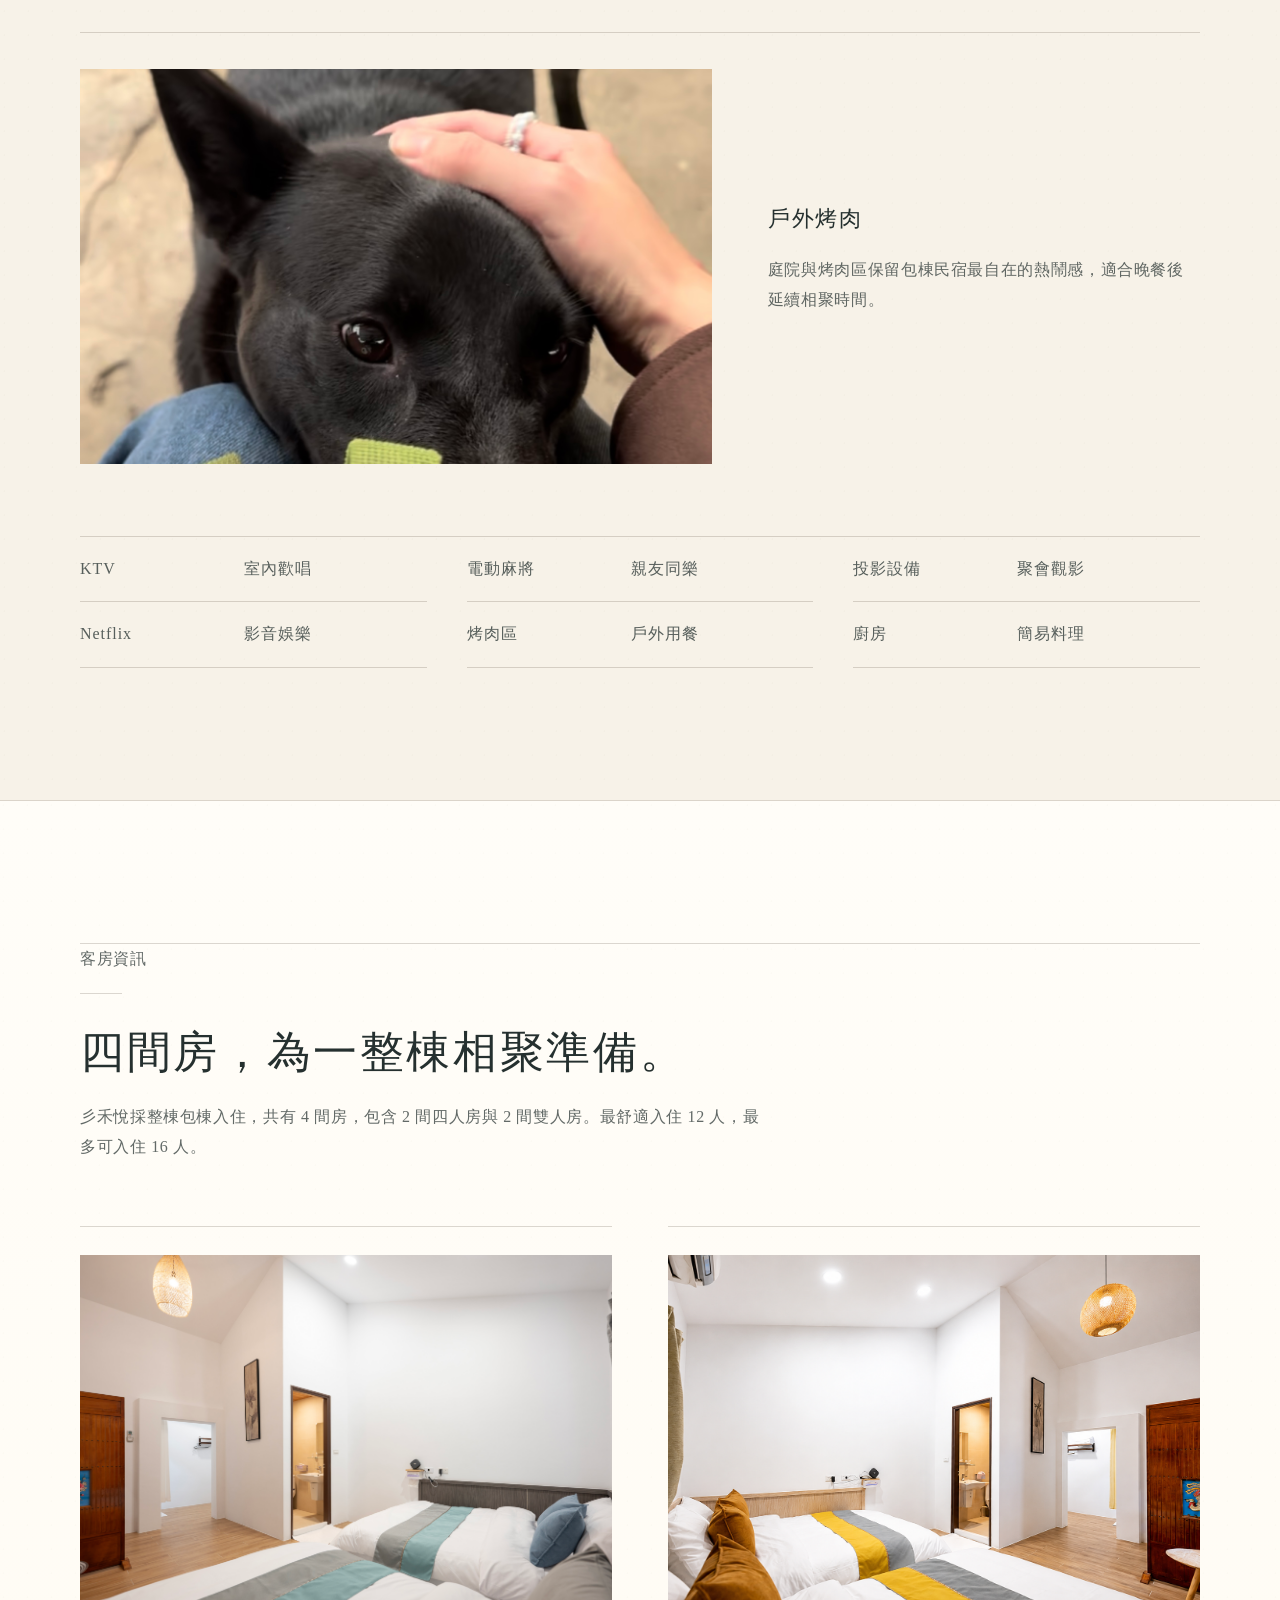
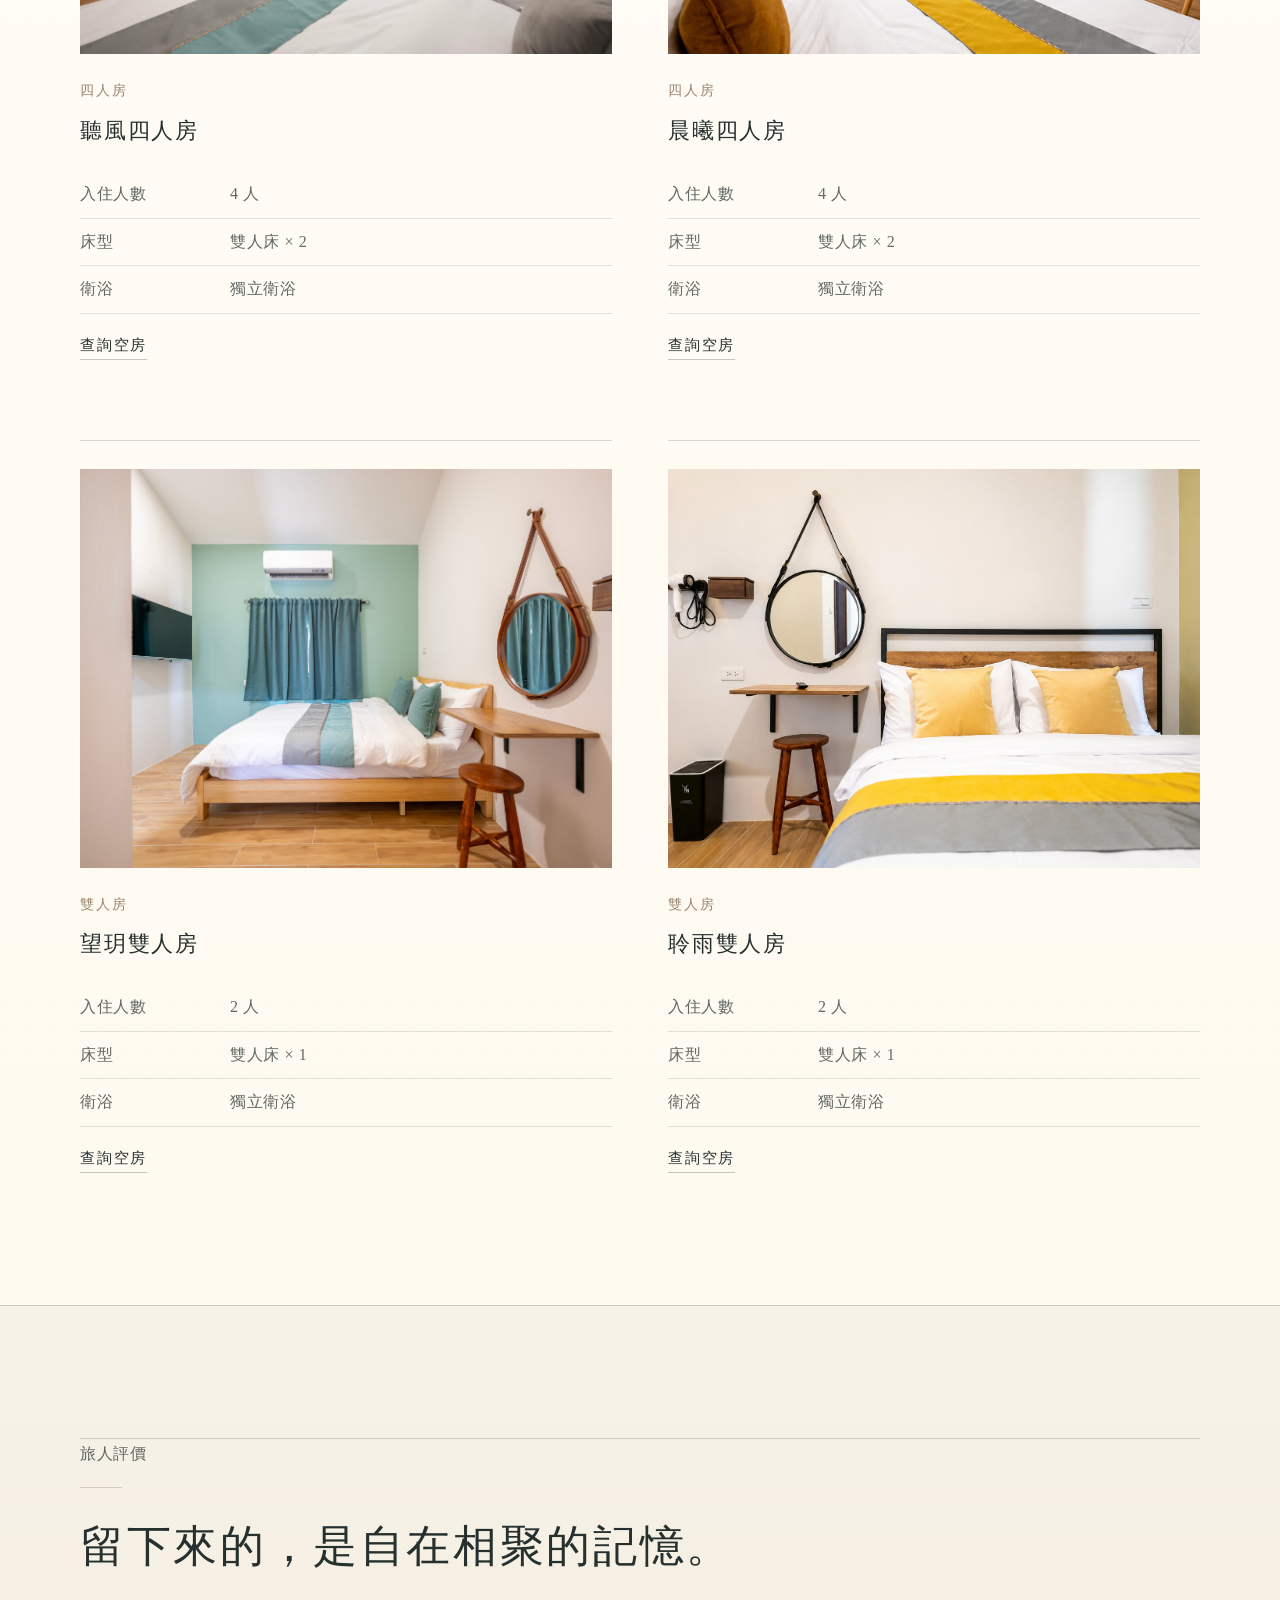
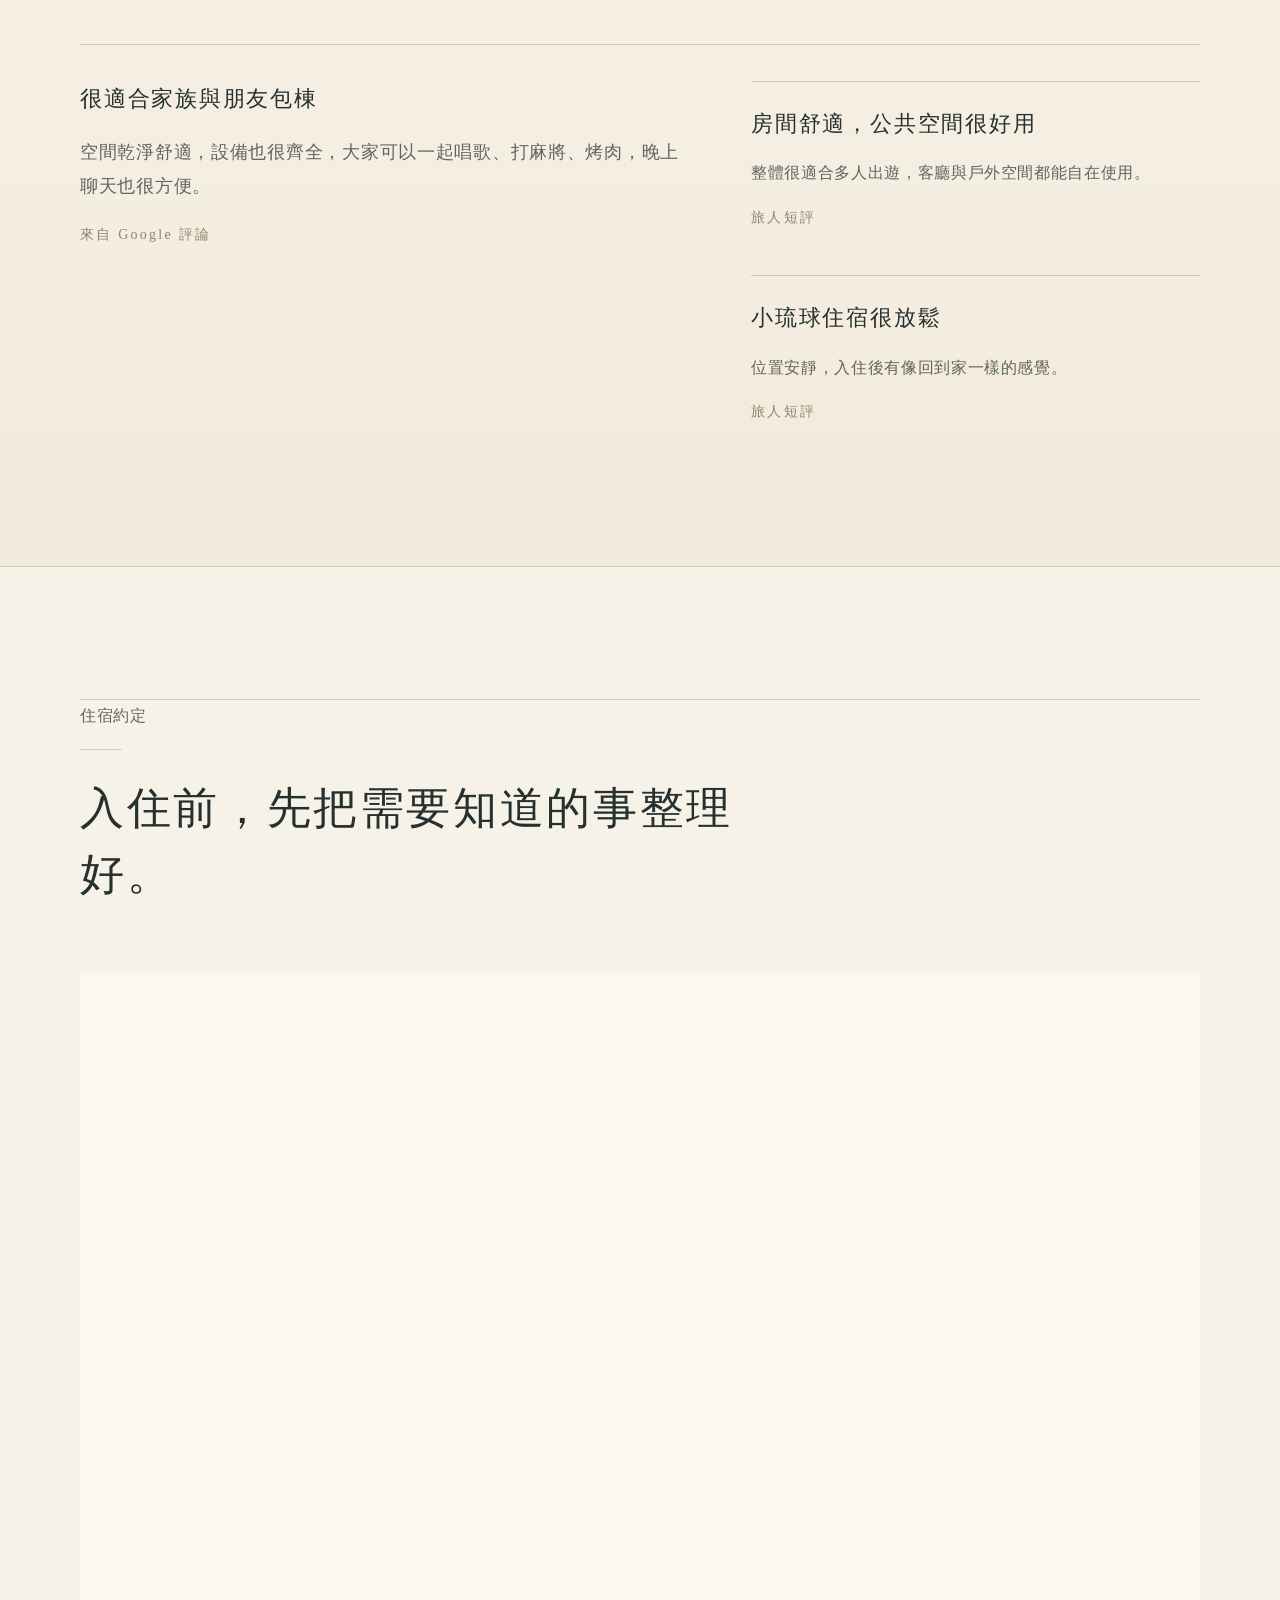
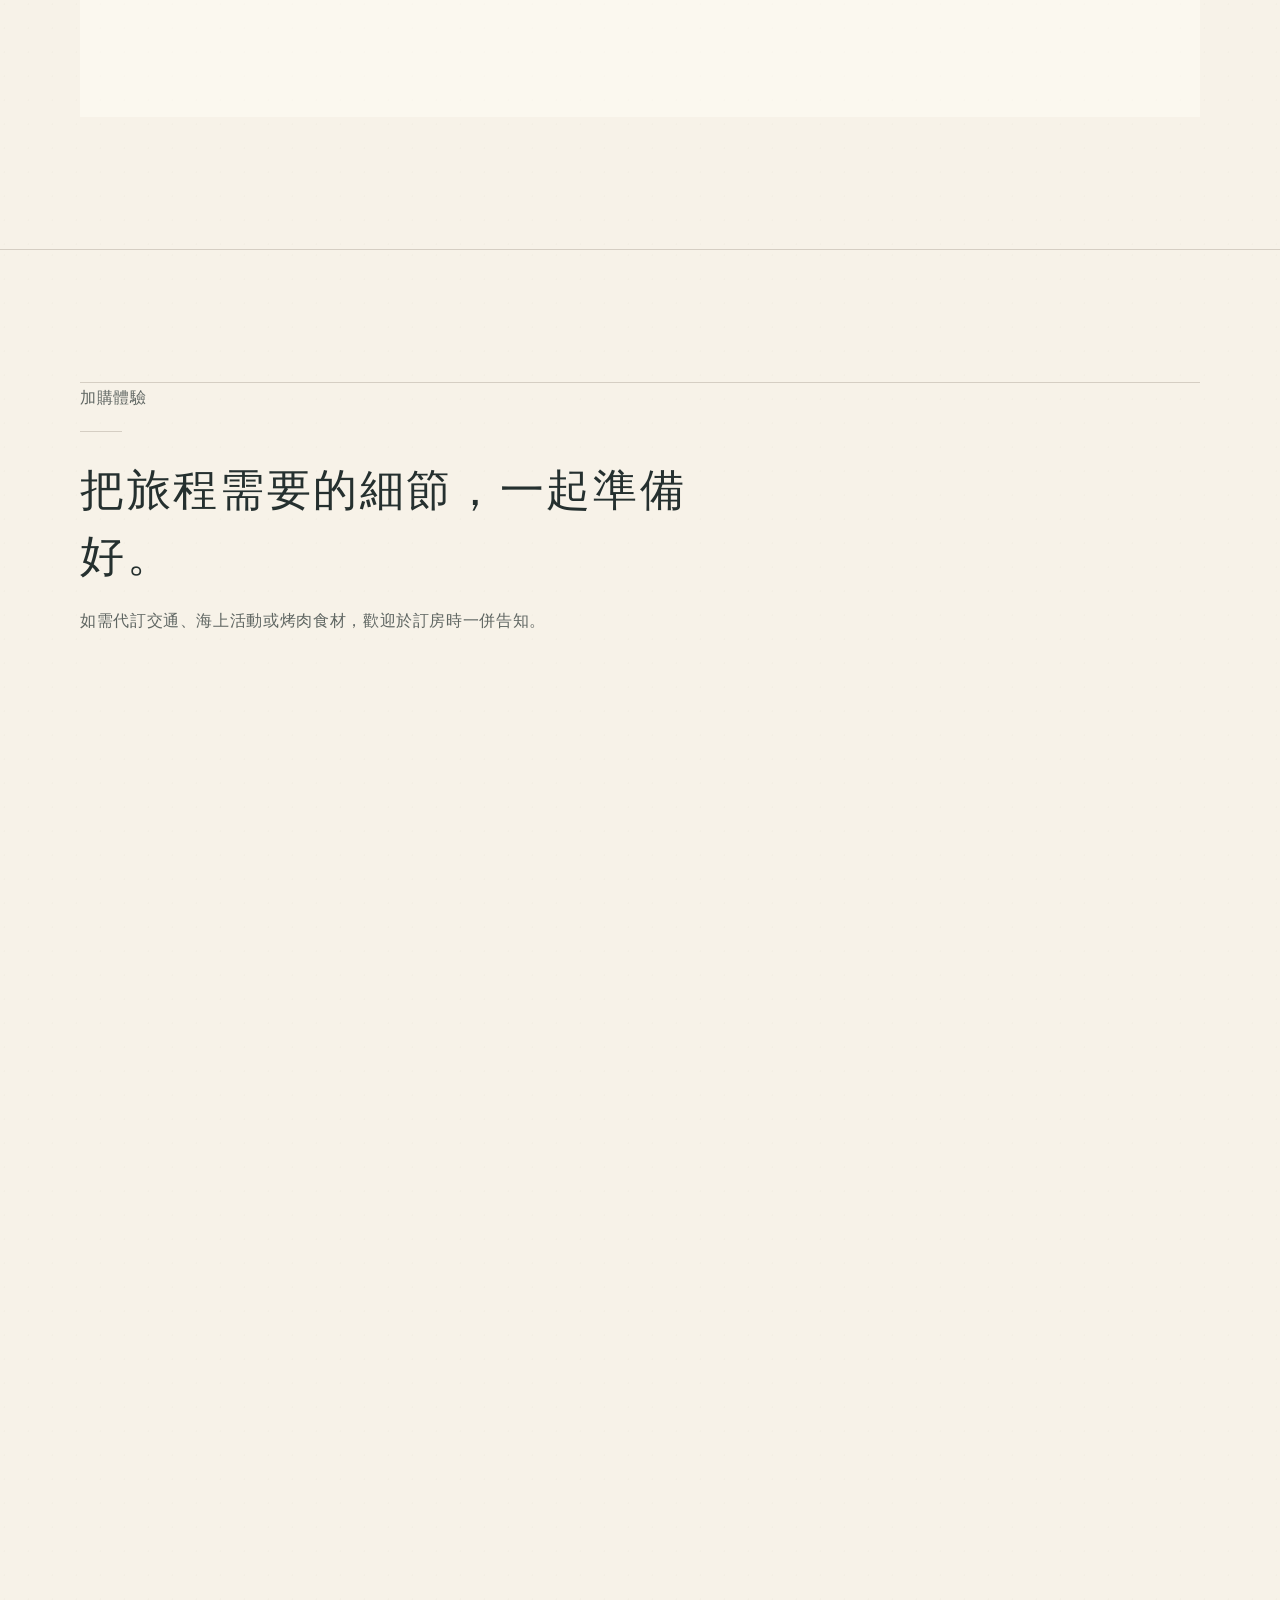
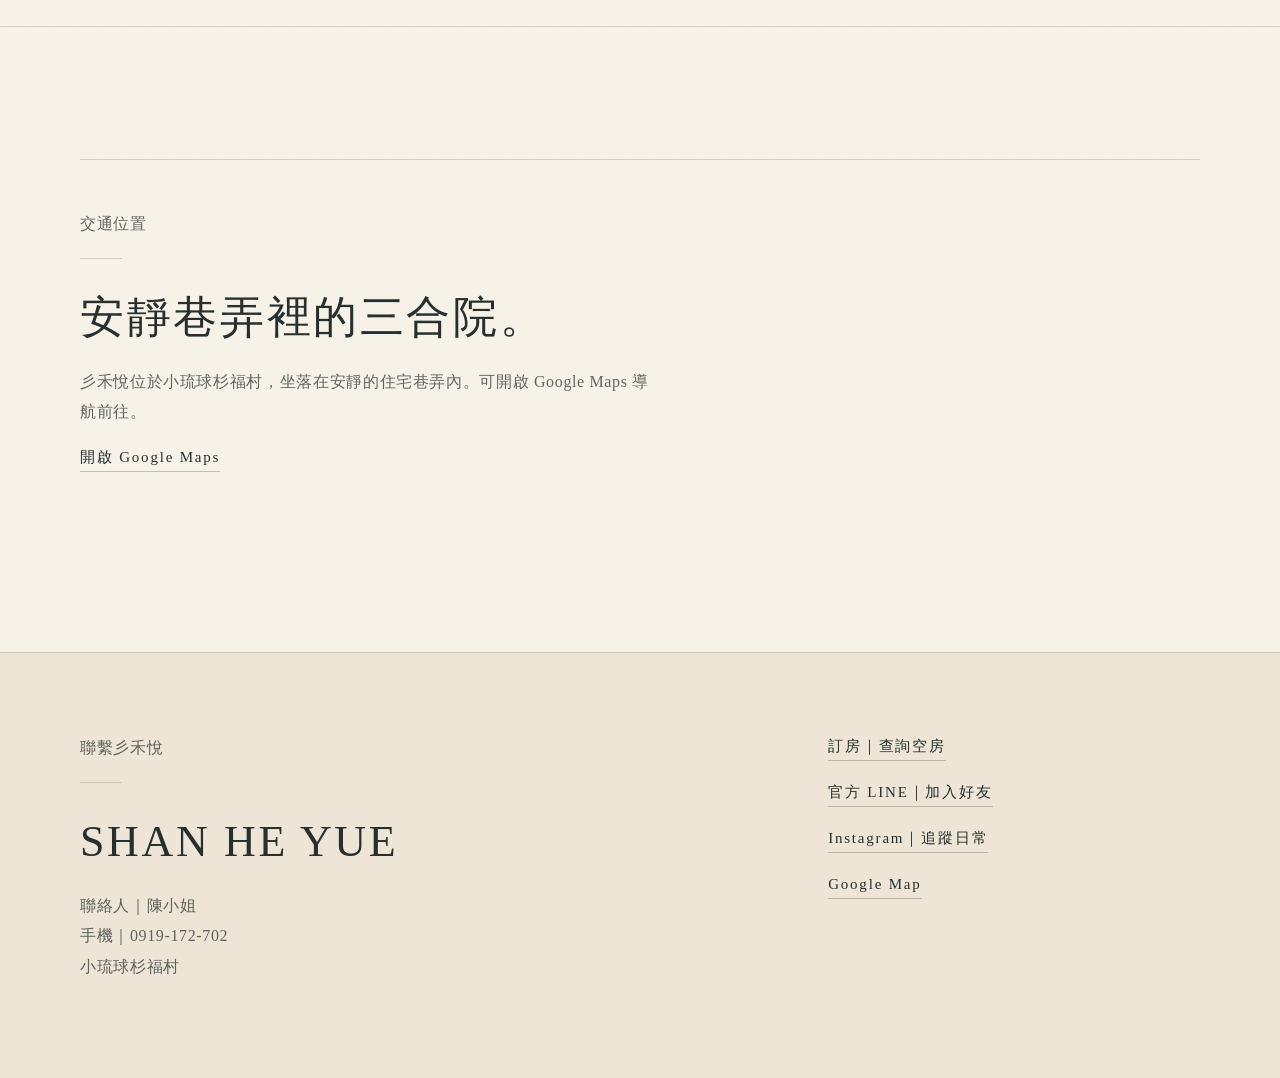
<file: hero-japanese.html>
<!doctype html>
<html lang="zh-Hant">
  <head>
    <meta charset="utf-8" />
    <meta name="viewport" content="width=device-width, initial-scale=1" />
    <title>彡禾悅 | 小琉球包棟民宿</title>
    <style>
      :root {
        --background: #f7f8f3;
        --foreground: #26383b;
        --muted: rgba(38, 56, 59, 0.66);
        --muted-soft: rgba(38, 56, 59, 0.48);
        --primary: #657f83;
        --secondary: #edf3f2;
        --surface: #ffffff;
        --deep: #203438;
        --border: rgba(54, 76, 80, 0.16);
        --placeholder: #dce8e6;
        --line: rgba(54, 76, 80, 0.16);
      }

      * {
        box-sizing: border-box;
      }

      html {
        scroll-behavior: smooth;
      }

      body {
        margin: 0;
        background: #ffffff;
        color: var(--foreground);
        font-family: "Noto Serif TC", "Microsoft JhengHei", Georgia, serif;
      }

      a {
        color: inherit;
        text-decoration: none;
      }

      .nav {
        position: fixed;
        inset: 20px 0 auto;
        z-index: 40;
        background: transparent;
        backdrop-filter: none;
        border: 0;
        border-radius: 0;
        box-shadow: none;
        left: 50%;
        width: min(1240px, calc(100% - 40px));
        transform: translateX(-50%);
        transition:
          background 260ms ease,
          color 260ms ease;
      }

      .nav::before {
        content: "";
        position: absolute;
        left: 0;
        right: 0;
        top: -20px;
        height: 20px;
        background: transparent;
        pointer-events: none;
        transition: background 260ms ease;
      }

      .nav.is-scrolled {
        background: rgba(255, 255, 255, 0.96);
        backdrop-filter: blur(8px);
        box-shadow: none;
      }

      .nav.is-scrolled::before {
        background: #ffffff;
      }

      .nav-inner {
        position: relative;
        min-height: 74px;
        max-width: none;
        margin: 0 auto;
        padding: 20px 26px;
        display: grid;
        grid-template-columns: 1fr auto 1fr;
        align-items: center;
        gap: 32px;
      }

      .nav.is-scrolled .nav-inner {
        padding-block: 18px;
      }

      .nav-brand {
        display: grid;
        gap: 6px;
        justify-items: center;
        color: rgba(255, 248, 236, 0.92);
        text-align: center;
        transition: color 260ms ease;
      }

      .nav-brand-main {
        font-size: 22px;
        letter-spacing: 0.18em;
      }

      .nav-brand-sub {
        font-size: 10px;
        letter-spacing: 0.34em;
      }

      .nav-menu-button {
        width: 44px;
        height: 44px;
        display: inline-grid;
        place-items: center;
        border: 0;
        background: transparent;
        color: rgba(255, 248, 236, 0.92);
        cursor: pointer;
        transition: color 260ms ease;
      }

      .nav-menu-button span,
      .nav-menu-button::before,
      .nav-menu-button::after {
        content: "";
        display: block;
        width: 24px;
        height: 1px;
        background: currentColor;
      }

      .nav-menu-button span {
        margin: 6px 0;
      }

      .nav-menu-button-lines {
        display: grid;
      }

      .nav-menu-panel {
        position: absolute;
        left: 26px;
        top: calc(100% + 10px);
        min-width: 180px;
        display: grid;
        gap: 14px;
        padding: 18px 20px;
        background: rgba(255, 255, 255, 0.94);
        color: var(--foreground);
        opacity: 0;
        pointer-events: none;
        transform: translateY(-6px);
        transition:
          opacity 200ms ease,
          transform 200ms ease;
      }

      .nav-menu-button:hover + .nav-menu-panel,
      .nav-menu-button:focus + .nav-menu-panel,
      .nav-menu-panel:hover,
      .nav-menu-panel:focus-within {
        opacity: 1;
        pointer-events: auto;
        transform: translateY(0);
      }

      .nav a {
        font-size: 12px;
        letter-spacing: 0.08em;
        color: rgba(255, 248, 236, 0.86);
        transition: color 240ms ease;
      }

      .nav-menu-panel a {
        color: rgba(38, 56, 59, 0.74);
        letter-spacing: 0.16em;
      }

      .nav a:hover {
        color: #ffffff;
      }

      .nav.is-scrolled .nav-brand {
        color: var(--foreground);
      }

      .nav.is-scrolled .nav-menu-button {
        color: var(--foreground);
      }

      .nav.is-scrolled a {
        color: rgba(38, 56, 59, 0.72);
      }

      .nav.is-scrolled a:hover,
      .nav-menu-panel a:hover {
        color: var(--foreground);
      }

      .nav-cta {
        justify-self: end;
        border: 1px solid rgba(255, 248, 236, 0.72);
        border-radius: 0;
        padding: 13px 28px;
        background: rgba(255, 255, 255, 0.12);
        color: #ffffff;
        font-size: 12px;
        letter-spacing: 0.08em;
        transition:
          background 240ms ease,
          border-color 240ms ease,
          color 240ms ease;
      }

      .nav-cta:hover {
        background: rgba(255, 255, 255, 0.22);
        color: #ffffff;
      }

      .nav.is-scrolled .nav-cta {
        background: #8e8057;
        border-color: transparent;
        color: #ffffff;
      }

      .nav.is-scrolled .nav-cta:hover {
        background: #776b49;
        color: #ffffff;
      }

      main {
        width: min(1240px, calc(100% - 40px));
        margin: 20px auto;
        overflow: hidden;
        background: var(--background);
        box-shadow: none;
      }

      .hero {
        padding: 0;
        background: #ffffff;
      }

      .hero-title {
        --hero-parallax-y: 0px;
        min-height: 760px;
        display: grid;
        grid-template-columns: 1fr;
        align-items: end;
        position: relative;
        overflow: hidden;
        text-align: center;
        margin: 0;
        padding: 176px 52px 58px;
        color: var(--surface);
        background:
          linear-gradient(
            180deg,
            rgba(18, 31, 34, 0.46) 0%,
            rgba(18, 31, 34, 0.12) 26%,
            rgba(18, 31, 34, 0.04) 56%,
            rgba(18, 31, 34, 0.42) 100%
          ),
          url("public/images/hero.3.png") center calc(50% + var(--hero-parallax-y)) / cover;
      }

      .hero-footer {
        display: flex;
        flex-direction: column;
        align-items: center;
        width: min(780px, 100%);
        margin: 0 auto;
        padding: 0;
      }

      .hero-caption {
        margin: 0;
        color: rgba(255, 248, 236, 0.86);
        font-size: 15px;
        letter-spacing: 0.24em;
      }

      .hero-availability {
        display: inline-flex;
        align-items: center;
        justify-content: center;
        min-width: 148px;
        margin-top: 22px;
        border: 1px solid rgba(255, 248, 236, 0.62);
        border-radius: 0;
        padding: 13px 24px;
        background: rgba(255, 248, 236, 0.9);
        color: var(--foreground);
        font-size: 13px;
        letter-spacing: 0.16em;
        transition:
          background 240ms ease,
          border-color 240ms ease,
          color 240ms ease;
      }

      .hero-availability:hover {
        background: #fff8ec;
        color: var(--foreground);
      }

      .hero-photo {
        display: none;
      }

      .hero-info-strip {
        margin: 20px 0 0;
        color: rgba(255, 248, 236, 0.66);
        font-size: 11px;
        font-weight: 400;
        letter-spacing: 0.14em;
      }

      .image-story {
        max-width: 1120px;
        margin: 0 auto;
        padding: 96px 76px 0;
      }

      .image-story.reverse {
        display: grid;
        grid-template-columns: minmax(240px, 0.9fr) minmax(320px, 1fr);
        align-items: center;
        gap: 48px;
      }

      .story-image {
        width: 100%;
      }

      .story-image img {
        width: 100%;
        height: auto;
        object-fit: contain;
        display: block;
        box-shadow: 0 28px 80px rgba(38, 56, 59, 0.14);
      }

      .story-card {
        width: min(100%, 760px);
        margin: 0 auto;
        padding: 0 24px;
        text-align: center;
        background: transparent;
        color: var(--foreground);
      }

      .image-story.reverse .story-card {
        grid-column: 2;
        margin-left: 0;
        text-align: left;
        padding: 0;
      }

      .image-story.reverse .story-image {
        grid-column: 1;
        position: relative;
      }

      .image-story.reverse .story-image::before {
        content: "";
        position: absolute;
        left: -34px;
        top: -34px;
        width: 70%;
        height: 70%;
        border: 1px solid rgba(54, 76, 80, 0.18);
        background: rgba(237, 243, 242, 0.74);
        z-index: 0;
      }

      .image-story.reverse .story-image img {
        position: relative;
        z-index: 1;
        height: auto;
      }

      .story-card::before {
        content: "";
        display: block;
        width: 40px;
        height: 1px;
        margin: 0 auto 32px;
        background: var(--primary);
      }

      .story-card h2 {
        margin: 0 0 24px;
        font-size: 20px;
        font-weight: 400;
        letter-spacing: 0.2em;
      }

      .story-card p {
        margin: 0;
        color: rgba(38, 56, 59, 0.7);
        line-height: 1.9;
        letter-spacing: 0.05em;
      }

      section {
        background: var(--background);
      }

      .about {
        padding: 112px 0 0;
      }

      .container {
        max-width: 1120px;
        margin: 0 auto;
        padding: 0 24px;
      }

      .testimonials {
        display: grid;
        grid-template-columns: repeat(3, 1fr);
        gap: 48px;
        align-items: stretch;
      }

      .testimonial {
        text-align: center;
        padding: 28px 24px;
        height: 100%;
        display: flex;
        flex-direction: column;
        border: 1px solid var(--border);
        border-radius: 8px;
        background: rgba(255, 255, 255, 0.64);
      }

      .testimonial h3,
      .section-label {
        font-size: 14px;
        font-weight: 400;
        letter-spacing: 0.2em;
      }

      .small-line {
        width: 32px;
        height: 1px;
        margin: 24px auto;
        background: var(--primary);
      }

      .testimonial p {
        color: var(--muted);
        font-size: 14px;
        line-height: 1.8;
      }

      .testimonial p:not(.source) {
        flex: 1;
      }

      .testimonial .source {
        margin-top: auto;
        padding-top: 24px;
        color: var(--muted-soft);
        font-size: 12px;
        letter-spacing: 0.08em;
      }

      .about .image-story {
        margin-top: 112px;
      }

      .amenities {
        padding: 112px 0;
      }

      .rooms {
        padding: 112px 24px;
        background: var(--secondary);
      }

      .rooms .container {
        max-width: 1120px;
      }

      .rooms .section-head {
        margin-bottom: 0;
        text-align: center;
      }

      .rooms .container > .section-head {
        display: flex;
        flex-direction: column;
        align-items: center;
      }

      .rooms .section-label {
        display: block;
        text-align: center;
      }

      .rooms .center-line {
        margin-left: auto;
        margin-right: auto;
      }

      .room-intro {
        max-width: 720px;
        margin: 32px auto 0;
        color: var(--muted);
        font-size: 16px;
        line-height: 2;
        text-align: center;
      }

      .room-grid {
        display: grid;
        grid-template-columns: repeat(2, 1fr);
        gap: 32px;
        margin-top: 72px;
      }

      .room-card {
        overflow: hidden;
        border: 1px solid var(--border);
        border-radius: 10px;
        background: var(--surface);
      }

      .room-photo {
        width: 100%;
        aspect-ratio: 4 / 3;
        overflow: hidden;
        background: var(--placeholder);
      }

      .room-photo img {
        width: 100%;
        height: 100%;
        display: block;
        object-fit: cover;
      }

      .room-body {
        padding: 32px;
      }

      .room-capacity {
        margin: 0 0 16px;
        color: var(--primary);
        font-size: 12px;
        letter-spacing: 0.25em;
      }

      .room-card h3 {
        margin: 0 0 20px;
        font-size: 28px;
        font-weight: 400;
        letter-spacing: 0.12em;
      }

      .room-card p:last-child {
        margin: 0;
        color: var(--muted);
        font-size: 14px;
        line-height: 2;
      }

      .section-head {
        text-align: center;
        margin-bottom: 80px;
      }

      .section-head h2,
      .section-head p {
        margin: 0;
      }

      .section-head .section-label {
        color: rgba(38, 56, 59, 0.7);
        letter-spacing: 0.3em;
      }

      .section-head .wide-title {
        margin-top: 22px;
        font-size: clamp(32px, 4vw, 48px);
        font-weight: 400;
        line-height: 1.22;
      }

      .section-head .desc {
        margin: 24px auto 0;
        max-width: 680px;
        color: var(--muted);
        font-size: 18px;
        line-height: 1.8;
      }

      .center-line {
        width: 48px;
        height: 1px;
        margin: 32px auto 0;
        background: var(--primary);
      }

      .amenity-row {
        display: flex;
        align-items: center;
        margin-bottom: 112px;
        border-radius: 6px;
      }

      .amenity-row:last-child {
        margin-bottom: 0;
      }

      .amenity-row.reverse {
        flex-direction: row-reverse;
      }

      .photo-placeholder {
        width: 50%;
        height: 500px;
        display: grid;
        place-items: center;
        background: var(--placeholder);
        color: rgba(38, 56, 59, 0.3);
        font-size: 14px;
        letter-spacing: 0.08em;
      }

      .amenity-photo {
        width: 50%;
        height: 500px;
        overflow: hidden;
        background: var(--placeholder);
        border-radius: 10px;
      }

      .amenity-photo img {
        width: 100%;
        height: 100%;
        display: block;
        object-fit: cover;
      }

      .amenity-copy {
        width: 50%;
        padding: 0 72px;
      }

      .amenity-copy h3 {
        margin: 0 0 24px;
        font-size: clamp(28px, 3vw, 36px);
        font-weight: 400;
        letter-spacing: 0.04em;
      }

      .amenity-copy p {
        margin: 0;
        color: var(--muted);
        font-size: 18px;
        line-height: 2;
      }

      .booking,
      .experiences,
      .rules {
        padding: 112px 24px;
      }

      .booking {
        background: var(--secondary);
      }

      .booking .container,
      .experiences .container {
        max-width: 960px;
      }

      .booking-strip {
        display: grid;
        grid-template-columns: 1fr 1fr 0.9fr 1fr;
        align-items: stretch;
        border-top: 1px solid var(--border);
        border-bottom: 1px solid var(--border);
        background: rgba(255, 255, 255, 0.48);
      }

      .booking-field {
        display: grid;
        gap: 8px;
        min-height: 92px;
        padding: 22px 28px;
        border-right: 1px solid var(--border);
      }

      .booking-field span {
        color: var(--muted-soft);
        font-size: 13px;
        letter-spacing: 0.14em;
      }

      .booking-field strong {
        color: var(--foreground);
        font-size: 18px;
        font-weight: 400;
        letter-spacing: 0.06em;
      }

      .booking-strip button {
        border: 0;
        background: transparent;
        color: var(--foreground);
        font-family: inherit;
        font-size: 16px;
        letter-spacing: 0.14em;
        cursor: pointer;
        transition:
          background 240ms ease,
          color 240ms ease;
      }

      .booking-strip button:hover {
        background: var(--primary);
        color: var(--surface);
      }

      .experience-grid {
        display: grid;
        grid-template-columns: repeat(3, 1fr);
        gap: 64px 48px;
      }

      .experience-card {
        display: flex;
        flex-direction: column;
        align-items: center;
        text-align: center;
        padding: 12px;
      }

      .experience-card:hover {
        transform: translateY(-3px);
      }

      .experience-card .exp-icon {
        width: 42px;
        height: 42px;
        margin-bottom: 22px;
        color: #6b7b5d;
        transition: color 240ms ease;
      }

      .experience-card:nth-child(even) .exp-icon {
        color: #7c5c46;
      }

      .experience-card:hover .exp-icon {
        color: #7c5c46;
      }

      .experience-card svg {
        width: 100%;
        height: 100%;
        fill: none;
        stroke: currentColor;
        stroke-width: 1.4;
        stroke-linecap: round;
        stroke-linejoin: round;
      }

      .experience-card h3 {
        margin: 0 0 12px;
        color: var(--foreground);
        font-size: 18px;
        font-weight: 400;
        letter-spacing: 0.12em;
      }

      .experience-card p {
        margin: 0;
        color: var(--muted);
        font-size: 14px;
        letter-spacing: 0.04em;
      }

      @media (max-width: 1024px) {
        .experience-grid {
          grid-template-columns: repeat(2, 1fr);
        }
      }

      .rules {
        background: var(--secondary);
      }

      .rules .container {
        max-width: 820px;
      }

      .rule-list {
        display: grid;
        gap: 24px;
      }

      .rule-card {
        display: flex;
        gap: 24px;
        padding: 32px;
        border-radius: 10px;
        background: var(--primary);
        color: var(--surface);
      }

      .rule-icon {
        width: 48px;
        flex: 0 0 48px;
        display: grid;
        place-items: center;
        color: var(--surface);
        font-size: 26px;
      }

      .rule-card h3 {
        margin: 0 0 8px;
        font-size: 18px;
        font-weight: 500;
      }

      .rule-card p {
        margin: 0;
        color: rgba(255, 248, 236, 0.72);
      }

      .map-section {
        position: relative;
        height: 400px;
      }

      .map-section iframe {
        width: 100%;
        height: 100%;
        border: 0;
      }

      .contact-panel {
        position: absolute;
        inset: 0 0 0 auto;
        width: 400px;
        padding: 56px;
        display: flex;
        flex-direction: column;
        justify-content: center;
        background: rgba(255, 255, 255, 0.92);
      }

      .contact-panel p,
      .contact-panel span,
      .contact-panel a {
        color: var(--muted);
        font-size: 14px;
        line-height: 1.8;
      }

      .footer-contact {
        background: #45443f;
        color: rgba(255, 255, 255, 0.86);
      }

      .footer-newsletter {
        display: grid;
        grid-template-columns: minmax(260px, 0.8fr) minmax(320px, 1fr) auto;
        align-items: center;
        gap: 28px;
        padding: 38px 24px;
        border-bottom: 1px solid rgba(255, 255, 255, 0.12);
      }

      .footer-newsletter h2 {
        margin: 0;
        color: #f4f1ec;
        font-size: clamp(30px, 3vw, 44px);
        font-weight: 400;
        letter-spacing: 0.08em;
        text-transform: uppercase;
      }

      .footer-newsletter input {
        width: 100%;
        height: 48px;
        border: 0;
        padding: 0 22px;
        background: #f7f6f4;
        color: #45443f;
        font: inherit;
        font-size: 14px;
        letter-spacing: 0.04em;
      }

      .footer-newsletter button {
        height: 52px;
        border: 0;
        padding: 0 34px;
        background: #857763;
        color: #fff;
        font: inherit;
        font-size: 13px;
        letter-spacing: 0.24em;
        text-transform: uppercase;
        cursor: pointer;
      }

      .footer-directory {
        display: grid;
        grid-template-columns: 1fr 220px;
        gap: 80px;
        padding: 38px 24px 54px;
        border-bottom: 1px solid rgba(255, 255, 255, 0.12);
      }

      .footer-kicker {
        margin: 0 0 34px;
        color: rgba(255, 255, 255, 0.52);
        font-size: 13px;
        letter-spacing: 0.34em;
        text-transform: uppercase;
      }

      .footer-contact-grid {
        display: grid;
        grid-template-columns: repeat(4, minmax(0, 1fr));
        gap: 48px;
      }

      .footer-contact-item span {
        display: block;
        margin-bottom: 20px;
        color: rgba(255, 255, 255, 0.72);
        font-size: 14px;
        font-weight: 600;
        letter-spacing: 0.02em;
      }

      .footer-contact-item strong,
      .footer-contact-item a,
      .footer-contact-item small,
      .footer-side-links a {
        display: block;
        color: rgba(255, 255, 255, 0.82);
        font-size: 15px;
        font-weight: 400;
        line-height: 1.8;
      }

      .footer-contact-item small {
        margin-top: 12px;
      }

      .footer-contact-item a,
      .footer-side-links a {
        width: fit-content;
        transition: color 220ms ease;
      }

      .footer-contact-item a:hover,
      .footer-side-links a:hover {
        color: #ffffff;
      }

      .footer-side-links {
        display: grid;
        gap: 24px;
        align-content: start;
      }

      .footer-bottom {
        background: #45443f;
        padding: 30px 24px;
      }

      .footer-bottom .container {
        display: grid;
        grid-template-columns: 1fr auto 1fr;
        align-items: center;
        gap: 24px;
        color: rgba(255, 255, 255, 0.8);
      }

      .footer-brand {
        color: #f4f1ec;
        font-size: 23px;
        letter-spacing: 0.08em;
      }

      .footer-social {
        display: flex;
        align-items: center;
        gap: 18px;
        color: rgba(255, 255, 255, 0.85);
        font-size: 13px;
        letter-spacing: 0.24em;
        text-transform: uppercase;
      }

      .footer-social a {
        display: inline-flex;
        align-items: center;
        justify-content: center;
        min-width: 24px;
        color: rgba(255, 255, 255, 0.8);
        font-size: 16px;
        letter-spacing: 0;
      }

      .footer-policy {
        justify-self: end;
        color: rgba(255, 255, 255, 0.82);
        font-size: 13px;
        letter-spacing: 0.04em;
        text-transform: uppercase;
      }

      .line-button {
        position: fixed;
        right: 24px;
        bottom: 24px;
        z-index: 50;
        width: 56px;
        height: 56px;
        display: grid;
        place-items: center;
        border-radius: 999px;
        background: #06c755;
        color: #fff;
        box-shadow: 0 18px 38px rgba(6, 199, 85, 0.25);
        transition:
          transform 240ms ease,
          box-shadow 240ms ease;
      }

      .line-button:hover {
        transform: scale(1.06);
        box-shadow: 0 22px 44px rgba(6, 199, 85, 0.35);
      }

      body.modal-open {
        overflow: hidden;
      }

      .availability-modal {
        position: fixed;
        inset: 0;
        z-index: 80;
        display: none;
        align-items: center;
        justify-content: center;
        padding: 28px;
        background: rgba(24, 34, 36, 0.56);
        backdrop-filter: blur(6px);
      }

      .availability-modal.is-open {
        display: flex;
      }

      .availability-dialog {
        width: min(760px, 100%);
        max-height: calc(100vh - 56px);
        overflow: auto;
        background: var(--surface);
        box-shadow: 0 34px 110px rgba(18, 30, 33, 0.34);
      }

      .availability-topbar {
        display: grid;
        grid-template-columns: 48px 1fr 48px;
        align-items: center;
        padding: 24px 28px;
        border-bottom: 1px solid var(--border);
        background: #d8d4c9;
      }

      .availability-topbar h2 {
        margin: 0;
        text-align: center;
        color: var(--foreground);
        font-size: 18px;
        font-weight: 500;
        letter-spacing: 0.14em;
      }

      .availability-icon-button {
        width: 42px;
        height: 42px;
        border: 0;
        background: transparent;
        color: var(--foreground);
        font-size: 30px;
        line-height: 1;
        cursor: pointer;
      }

      .availability-body {
        padding: 38px 42px 28px;
      }

      .availability-note {
        display: flex;
        justify-content: space-between;
        gap: 24px;
        padding: 24px 30px;
        border: 1px solid var(--border);
        color: var(--muted);
      }

      .availability-note strong {
        display: block;
        margin-bottom: 8px;
        color: var(--foreground);
        font-size: 17px;
        font-weight: 500;
        letter-spacing: 0.08em;
      }

      .availability-note p {
        margin: 0;
        line-height: 1.8;
      }

      .availability-brand {
        align-self: center;
        color: var(--foreground);
        font-size: 22px;
        letter-spacing: 0.18em;
        white-space: nowrap;
      }

      .availability-calendar-head {
        display: grid;
        grid-template-columns: 44px 1fr 44px;
        align-items: center;
        margin: 44px 0 24px;
      }

      .availability-calendar-head h3 {
        margin: 0;
        text-align: center;
        color: var(--foreground);
        font-size: 24px;
        font-weight: 500;
        letter-spacing: 0.04em;
      }

      .availability-nav {
        width: 44px;
        height: 44px;
        border: 0;
        background: transparent;
        color: var(--foreground);
        font-size: 34px;
        cursor: pointer;
      }

      .availability-weekdays,
      .availability-grid {
        display: grid;
        grid-template-columns: repeat(7, 1fr);
        gap: 6px;
      }

      .availability-weekdays {
        margin-bottom: 10px;
        color: var(--muted);
        text-align: center;
        font-size: 13px;
        letter-spacing: 0.08em;
      }

      .availability-day {
        min-height: 82px;
        border: 1px solid var(--border);
        background: var(--surface);
        color: var(--foreground);
        font-family: inherit;
        cursor: pointer;
        transition:
          background 220ms ease,
          border-color 220ms ease,
          color 220ms ease;
      }

      .availability-day strong,
      .availability-day span {
        display: block;
      }

      .availability-day strong {
        margin-bottom: 8px;
        font-size: 20px;
        font-weight: 500;
      }

      .availability-day span {
        color: var(--muted);
        font-size: 12px;
        letter-spacing: 0.08em;
      }

      .availability-day.is-empty {
        border-color: transparent;
        background: transparent;
        cursor: default;
      }

      .availability-day.is-booked {
        border-color: rgba(38, 56, 59, 0.08);
        background: #eef0ed;
        color: var(--muted-soft);
        cursor: not-allowed;
      }

      .availability-day.is-selected,
      .availability-day:not(.is-empty):not(.is-booked):hover {
        border-color: var(--primary);
        background: var(--primary);
        color: var(--surface);
      }

      .availability-day.is-selected span,
      .availability-day:not(.is-empty):not(.is-booked):hover span {
        color: rgba(255, 255, 255, 0.78);
      }

      .availability-footer {
        position: sticky;
        bottom: 0;
        display: grid;
        gap: 16px;
        padding: 20px 42px 32px;
        background: linear-gradient(rgba(255, 255, 255, 0.9), var(--surface) 28%);
      }

      .availability-status {
        min-height: 22px;
        margin: 0;
        text-align: center;
        color: var(--muted);
        font-size: 14px;
      }

      .availability-line {
        display: flex;
        align-items: center;
        justify-content: center;
        min-height: 56px;
        border: 0;
        background: #f3f4f3;
        color: var(--muted-soft);
        font-size: 15px;
        letter-spacing: 0.14em;
        pointer-events: none;
      }

      .availability-line.is-active {
        background: var(--primary);
        color: var(--surface);
        pointer-events: auto;
      }

      @media (max-width: 860px) {
        body {
          background: var(--background);
        }

        main {
          width: 100%;
          margin: 0;
          box-shadow: none;
        }

        .nav {
          top: 12px;
          width: calc(100% - 24px);
        }

        .nav-inner {
          gap: 18px;
          overflow-x: auto;
        }

        .nav-inner {
          grid-template-columns: auto 1fr auto;
          gap: 14px;
          overflow: visible;
        }

        .nav-brand-main {
          font-size: 18px;
        }

        .nav-brand-sub {
          font-size: 9px;
          letter-spacing: 0.24em;
        }

        .nav-menu-panel {
          left: 18px;
        }

        .nav-cta {
          padding: 10px 14px;
          font-size: 10px;
          letter-spacing: 0.1em;
        }

        .hero-title {
          --hero-parallax-y: 0px;
          min-height: auto;
          grid-template-columns: 1fr;
          padding: 320px 24px 44px;
        }

        .hero-info-strip {
          font-size: 12px;
          line-height: 1.9;
        }

        .hero-photo {
          display: none;
        }

        .story-card,
        .photo-placeholder,
        .amenity-photo,
        .amenity-copy {
          width: 100%;
        }

        .image-story,
        .image-story.reverse,
        .amenity-row,
        .amenity-row.reverse {
          display: block;
        }

        .image-story {
          padding: 72px 28px 0;
        }

        .image-story.reverse .story-image::before {
          left: -14px;
          top: -14px;
        }

        .story-card {
          padding: 40px 0 0;
        }

        .testimonials,
        .booking-strip,
        .experience-grid,
        .room-grid {
          grid-template-columns: 1fr;
        }

        .booking-field {
          border-right: 0;
          border-bottom: 1px solid var(--border);
        }

        .amenity-row {
          margin-bottom: 96px;
        }

        .photo-placeholder,
        .amenity-photo {
          height: 360px;
        }

        .amenity-copy {
          padding: 40px 6px 0;
        }

        .booking,
        .experiences,
        .rules,
        .rooms,
        .amenities {
          padding-top: 88px;
          padding-bottom: 88px;
        }

        .map-section {
          height: 620px;
        }

        .contact-panel {
          top: auto;
          width: 100%;
          min-height: 360px;
          padding: 36px 28px;
        }

        .footer-newsletter,
        .footer-directory,
        .footer-contact-grid,
        .footer-bottom .container {
          grid-template-columns: 1fr;
        }

        .footer-newsletter {
          gap: 18px;
          padding: 34px 24px;
        }

        .footer-newsletter button {
          width: 100%;
        }

        .footer-directory {
          gap: 40px;
        }

        .footer-contact-grid {
          gap: 30px;
        }

        .footer-social,
        .footer-policy,
        .footer-brand {
          justify-self: start;
        }

        .availability-modal {
          padding: 0;
          align-items: stretch;
        }

        .availability-dialog {
          width: 100%;
          max-height: 100vh;
        }

        .availability-body {
          padding: 28px 18px 22px;
        }

        .availability-note {
          display: block;
          padding: 22px;
        }

        .availability-brand {
          display: block;
          margin-top: 18px;
          font-size: 18px;
        }

        .availability-day {
          min-height: 62px;
        }

        .availability-day strong {
          font-size: 17px;
        }

        .availability-day span {
          font-size: 10px;
        }

        .availability-footer {
          padding: 18px;
        }
      }
      .hero-alt-page {
        background: #f5f0e8;
      }

      .hero-alt-page > .nav {
        display: none;
      }

      .hero-alt-page .line-button {
        display: none;
      }

      .hero-alt-page main {
        width: 100%;
        margin: 0;
        overflow: visible;
      }

      .hero-alt {
        min-height: 100vh;
        padding: 0;
        background: #f5f0e8;
      }

      .alt-mobile-header {
        display: none;
      }

      .alt-hero-grid {
        min-height: 100vh;
        display: grid;
        grid-template-columns: minmax(0, 1fr) 132px;
        background: #f5f0e8;
      }

      .alt-hero-main {
        position: relative;
        margin: 0;
        min-height: 100vh;
        overflow: hidden;
      }

      .alt-hero-main img {
        width: 100%;
        height: 100%;
        display: block;
        object-fit: cover;
      }

      .alt-hero-main img {
        object-position: center 46%;
      }

      .alt-hero-panel {
        min-height: 100vh;
        padding: 42px 18px 0;
        display: grid;
        grid-template-rows: auto auto 1fr auto;
        justify-items: center;
        gap: 52px;
        background: #fffefa;
        color: #22241f;
        border-left: 1px solid rgba(34, 36, 31, 0.08);
      }

      .alt-panel-brand {
        display: flex;
        align-items: flex-start;
        justify-content: center;
        gap: 6px;
        color: #17245c;
        text-align: center;
      }

      .alt-panel-brand-main {
        display: grid;
        gap: 5px;
        font-family: "Noto Serif TC", serif;
        font-size: 30px;
        font-weight: 400;
        letter-spacing: 0;
        line-height: 1.05;
      }

      .alt-panel-brand-en {
        display: grid;
        gap: 8px;
        padding-top: 3px;
        color: rgba(23, 36, 92, 0.54);
        font-size: 7px;
        font-weight: 400;
        letter-spacing: 0;
        line-height: 1;
      }

      .alt-panel-brand-en span {
        display: grid;
        gap: 3px;
      }

      .alt-panel-description {
        display: grid;
        gap: 20px;
        margin: 0;
        color: rgba(34, 36, 31, 0.48);
        font-family: "Noto Serif TC", serif;
        font-size: 11px;
        font-weight: 300;
        letter-spacing: 0.14em;
        line-height: 1.6;
        text-align: center;
      }

      .alt-panel-menu {
        align-self: center;
        display: grid;
        gap: 23px;
        justify-items: center;
      }

      .alt-panel-menu a {
        color: rgba(34, 36, 31, 0.7);
        font-family: "Noto Serif TC", serif;
        font-size: 15px;
        font-weight: 300;
        letter-spacing: 0.18em;
        writing-mode: vertical-rl;
        transition: color 220ms ease;
      }

      .alt-panel-menu a:hover {
        color: #2e302b;
      }

      .alt-panel-cta {
        width: calc(100% + 36px);
        min-height: 152px;
        display: grid;
        grid-template-rows: 1fr 1fr;
        align-self: end;
        margin: 0 -18px;
        background: #1f2526;
        color: #fffefa;
        font-family: "Noto Serif TC", serif;
        font-size: 15px;
        letter-spacing: 0.12em;
        line-height: 1.7;
        text-align: center;
      }

      .alt-panel-cta a {
        display: grid;
        place-items: center;
        color: #fffefa;
        transition:
          background 220ms ease,
          color 220ms ease;
      }

      .alt-panel-cta a + a {
        border-top: 1px solid rgba(255, 254, 250, 0.2);
      }

      .alt-panel-cta a:hover {
        background: #70624f;
        color: #ffffff;
      }

      @media (max-width: 860px) {
        .hero-alt {
          min-height: auto;
          padding: 0;
        }

        .alt-mobile-header {
          position: sticky;
          top: 0;
          z-index: 10;
          display: flex;
          align-items: center;
          justify-content: space-between;
          gap: 18px;
          padding: 18px 20px;
          background: rgba(251, 248, 241, 0.94);
          backdrop-filter: blur(10px);
          border-bottom: 1px solid rgba(84, 71, 53, 0.12);
        }

        .alt-mobile-header a:first-child {
          display: grid;
          gap: 4px;
          color: #2e302b;
        }

        .alt-mobile-header span {
          font-family: "Noto Serif TC", serif;
          font-size: 20px;
          letter-spacing: 0.18em;
        }

        .alt-mobile-header small {
          font-size: 9px;
          letter-spacing: 0.28em;
        }

        .alt-mobile-header a:last-child {
          flex: 0 0 auto;
          border: 1px solid rgba(47, 51, 46, 0.3);
          padding: 10px 14px;
          color: #2e302b;
          font-size: 12px;
          letter-spacing: 0.14em;
        }

        .alt-hero-grid {
          min-height: auto;
          display: block;
        }

        .alt-hero-main {
          min-height: auto;
        }

        .alt-hero-main {
          aspect-ratio: 4 / 5;
        }

        .alt-hero-panel {
          display: none;
        }
      }

      .hero-alt-page .footer-contact {
        background:
          radial-gradient(circle at 18% 24%, rgba(75, 68, 55, 0.038) 0 0.8px, transparent 0.9px),
          radial-gradient(circle at 78% 72%, rgba(75, 68, 55, 0.03) 0 0.8px, transparent 0.9px),
          linear-gradient(180deg, #ebe6d8 0%, #f3efe3 100%);
        background-size: 20px 20px, 26px 26px, auto;
        color: #24251f;
        font-family: "Noto Serif TC", serif;
      }

      .hero-alt-page .footer-icon-nav {
        border-top: 1px solid rgba(36, 37, 31, 0.16);
        border-bottom: 1px solid rgba(36, 37, 31, 0.16);
        background: rgba(246, 242, 230, 0.72);
      }

      .hero-alt-page .footer-icon-nav .container {
        max-width: 980px;
        display: grid;
        grid-template-columns: repeat(6, 1fr);
        padding: 24px 0;
      }

      .hero-alt-page .footer-icon-link {
        min-height: 72px;
        display: grid;
        place-items: center;
        gap: 8px;
        color: rgba(36, 37, 31, 0.72);
        text-align: center;
        border-right: 1px dotted rgba(36, 37, 31, 0.36);
      }

      .hero-alt-page .footer-icon-link:last-child {
        border-right: 0;
      }

      .hero-alt-page .footer-icon-link i {
        width: 30px;
        height: 24px;
        display: grid;
        place-items: center;
        color: rgba(36, 37, 31, 0.72);
        font-style: normal;
        font-size: 18px;
        line-height: 1;
      }

      .hero-alt-page .footer-icon-link span {
        font-size: 13px;
        letter-spacing: 0.12em;
      }

      .hero-alt-page .footer-paper-body {
        max-width: 1040px;
        margin: 0 auto;
        padding: 82px 24px 88px;
        display: grid;
        grid-template-columns: minmax(0, 1fr) minmax(0, 1.18fr);
        align-items: stretch;
        gap: 0;
        background-color: transparent;
        border-top: 1px solid rgba(36, 37, 31, 0.16);
        border-bottom: 1px solid rgba(36, 37, 31, 0.16);
      }

      .hero-alt-page .footer-paper-section {
        padding: 12px 48px;
        background-color: transparent;
        box-shadow: none;
      }

      .hero-alt-page .footer-paper-access {
        padding-left: 0;
      }

      .hero-alt-page .footer-paper-contact {
        padding-right: 0;
        border-left: 1px solid rgba(36, 37, 31, 0.14);
      }

      .hero-alt-page .footer-paper-section h2 {
        margin: 0 0 28px;
        color: #20211d;
        font-size: 24px;
        font-weight: 400;
        letter-spacing: 0.16em;
        line-height: 1.7;
      }

      .hero-alt-page .footer-paper-section p {
        margin: 0 0 18px;
        color: rgba(36, 37, 31, 0.68);
        font-size: 14px;
        line-height: 2;
        letter-spacing: 0.08em;
      }

      .hero-alt-page .footer-paper-section a {
        color: #20211d;
        font-size: 14px;
        text-decoration: none;
      }

      .hero-alt-page .footer-news-list {
        display: grid;
        gap: 0;
        border-top: 1px solid rgba(36, 37, 31, 0.15);
      }

      .hero-alt-page .footer-news-row {
        display: grid;
        grid-template-columns: 96px 1fr;
        gap: 24px;
        align-items: center;
        min-height: 42px;
        color: rgba(36, 37, 31, 0.72);
        font-size: 13px;
        letter-spacing: 0.06em;
        border-bottom: 1px solid rgba(36, 37, 31, 0.15);
      }

      .hero-alt-page .footer-news-row time {
        font-family: Arial, sans-serif;
        font-size: 11px;
        font-weight: 400;
        letter-spacing: 0.1em;
        color: rgba(36, 37, 31, 0.52);
      }

      .hero-alt-page .footer-news-row span {
        display: inline-flex;
        align-items: center;
        gap: 8px;
      }

      .hero-alt-page .footer-brand-icon {
        width: 20px;
        height: 20px;
        display: inline-grid;
        place-items: center;
        color: rgba(95, 74, 50, 0.72);
      }

      .hero-alt-page .footer-brand-icon svg {
        width: 100%;
        height: 100%;
        fill: none;
        stroke: currentColor;
        stroke-width: 1.7;
        stroke-linecap: round;
        stroke-linejoin: round;
      }

      .hero-alt-page .footer-paper-bottom {
        border-top: 1px solid rgba(36, 37, 31, 0.18);
      }

      .hero-alt-page .footer-paper-bottom .container {
        max-width: 940px;
        padding: 30px 24px 34px;
        display: flex;
        justify-content: space-between;
        gap: 24px;
        color: rgba(36, 37, 31, 0.78);
        font-size: 13px;
        letter-spacing: 0.08em;
      }

      .hero-alt-page .footer-paper-bottom a {
        color: rgba(36, 37, 31, 0.78);
        text-decoration: none;
      }

      @media (max-width: 860px) {
        .hero-alt-page .footer-icon-nav .container {
          grid-template-columns: repeat(3, 1fr);
          padding: 18px 0;
        }

        .hero-alt-page .footer-icon-link:nth-child(3n) {
          border-right: 0;
        }

        .hero-alt-page .footer-paper-body {
          grid-template-columns: 1fr;
          gap: 0;
          padding: 52px 24px;
          text-align: center;
        }

        .hero-alt-page .footer-paper-section {
          padding: 0 0 42px;
          border-bottom: 1px solid rgba(36, 37, 31, 0.14);
        }

        .hero-alt-page .footer-news-row {
          grid-template-columns: 82px 1fr;
          text-align: left;
        }

        .hero-alt-page .footer-paper-bottom .container {
          flex-direction: column;
          align-items: center;
          text-align: center;
        }
      }

      .hero-alt-page {
        --background: #f5f0e8;
        --surface: #fffbf2;
        --foreground: #252b2b;
        --muted: rgba(37, 43, 43, 0.68);
        --muted-soft: rgba(37, 43, 43, 0.48);
        --border: rgba(37, 43, 43, 0.14);
      }

      .hero-alt-page .about,
      .hero-alt-page .amenities,
      .hero-alt-page .rooms,
      .hero-alt-page .booking,
      .hero-alt-page .experiences,
      .hero-alt-page .rules {
        background: var(--background);
      }

      .hero-alt-page .about {
        padding: 120px 0 110px;
      }

      .hero-alt-page .image-story {
        max-width: 1040px;
        padding: 0 48px;
      }

      .hero-alt-page .image-story.reverse {
        grid-template-columns: minmax(260px, 0.78fr) minmax(320px, 1fr);
        gap: clamp(46px, 7vw, 92px);
      }

      .hero-alt-page .story-image {
        position: relative;
      }

      .hero-alt-page .story-image::before {
        content: "";
        position: absolute;
        inset: 18px 18px -18px -18px;
        border: 1px solid rgba(37, 43, 43, 0.12);
        pointer-events: none;
      }

      .hero-alt-page .story-image img {
        aspect-ratio: 3 / 4.6;
        object-fit: cover;
        object-position: center center;
        filter: saturate(0.94) contrast(0.98);
      }

      .hero-alt-page .story-card {
        padding: 0;
        background: transparent;
        box-shadow: none;
      }

      .hero-alt-page .story-card::before {
        width: 44px;
        height: 1px;
        margin: 0 0 34px;
        background: rgba(37, 43, 43, 0.48);
      }

      .hero-alt-page .story-card h2,
      .hero-alt-page .wide-title {
        color: var(--foreground);
        font-size: clamp(28px, 3.2vw, 42px);
        font-weight: 400;
        letter-spacing: 0.12em;
        line-height: 1.65;
      }

      .hero-alt-page .story-card p,
      .hero-alt-page .desc,
      .hero-alt-page .amenity-copy p,
      .hero-alt-page .room-intro,
      .hero-alt-page .room-body p {
        color: var(--muted);
        font-size: 15px;
        line-height: 2.05;
        letter-spacing: 0.06em;
      }

      .hero-alt-page .testimonials {
        max-width: 1040px;
        margin-top: 110px;
        padding: 72px 48px 0;
        display: grid;
        grid-template-columns: minmax(240px, 0.68fr) minmax(300px, 1fr) minmax(240px, 0.72fr);
        gap: 30px 56px;
        align-items: start;
        border-top: 1px solid var(--border);
      }

      .hero-alt-page .review-heading {
        grid-row: span 2;
        align-self: start;
      }

      .hero-alt-page .review-heading p,
      .hero-alt-page .section-label,
      .hero-alt-page .room-capacity {
        margin: 0 0 18px;
        color: var(--muted-soft);
        font-size: 12px;
        font-weight: 400;
        letter-spacing: 0.28em;
        text-transform: uppercase;
      }

      .hero-alt-page .review-heading h2 {
        margin: 0;
        color: var(--foreground);
        font-size: 26px;
        font-weight: 400;
        letter-spacing: 0.14em;
        line-height: 1.7;
      }

      .hero-alt-page .testimonial {
        min-height: auto;
        padding: 0;
        background: transparent;
        border-radius: 0;
        box-shadow: none;
      }

      .hero-alt-page .testimonial:first-of-type {
        grid-row: span 2;
        padding-left: 42px;
        border-left: 1px solid var(--border);
      }

      .hero-alt-page .testimonial h3 {
        margin: 0 0 18px;
        color: var(--foreground);
        font-size: 20px;
        font-weight: 400;
        letter-spacing: 0.08em;
        line-height: 1.7;
      }

      .hero-alt-page .testimonial:first-of-type h3 {
        font-size: 25px;
      }

      .hero-alt-page .testimonial p {
        color: var(--muted);
        font-size: 14px;
        line-height: 2;
        letter-spacing: 0.04em;
      }

      .hero-alt-page .testimonial .small-line {
        width: 34px;
        margin: 0 0 22px;
        background: rgba(37, 43, 43, 0.36);
      }

      .hero-alt-page .testimonial .source {
        margin-top: 24px;
        color: var(--muted-soft);
        font-size: 12px;
        letter-spacing: 0.1em;
      }

      .hero-alt-page .amenities,
      .hero-alt-page .rooms,
      .hero-alt-page .booking,
      .hero-alt-page .experiences,
      .hero-alt-page .rules {
        padding: 110px 24px;
      }

      .hero-alt-page .section-head {
        margin-bottom: 70px;
      }

      .hero-alt-page .center-line {
        width: 36px;
        margin-top: 24px;
        background: rgba(37, 43, 43, 0.34);
      }

      .hero-alt-page .amenity-row {
        max-width: 1040px;
        margin: 0 auto 92px;
        align-items: center;
        gap: clamp(38px, 6vw, 76px);
      }

      .hero-alt-page .amenity-photo {
        height: auto;
        border-radius: 0;
        background: transparent;
      }

      .hero-alt-page .amenity-photo img {
        height: auto;
        object-fit: contain;
      }

      .hero-alt-page .amenity-photo img,
      .hero-alt-page .room-photo img {
        filter: saturate(0.94) contrast(0.98);
      }

      .hero-alt-page .amenity-copy {
        padding: 0;
      }

      .hero-alt-page .amenity-copy h3,
      .hero-alt-page .room-body h3 {
        color: var(--foreground);
        font-size: 25px;
        font-weight: 400;
        letter-spacing: 0.1em;
        line-height: 1.6;
      }

      .hero-alt-page .equipment-list {
        list-style: none;
        margin: 30px 0 0;
        padding: 24px 0 0;
        display: grid;
        grid-template-columns: repeat(2, minmax(0, 1fr));
        gap: 14px 24px;
        border-top: 1px solid var(--border);
      }

      .hero-alt-page .equipment-list li {
        color: rgba(37, 43, 43, 0.7);
        font-size: 13px;
        letter-spacing: 0.14em;
      }

      .hero-alt-page .room-grid {
        gap: 52px 34px;
      }

      .hero-alt-page .room-card {
        background: transparent;
        box-shadow: none;
        border-radius: 0;
      }

      .hero-alt-page .room-card:hover {
        transform: none;
      }

      .hero-alt-page .room-photo {
        height: 360px;
        border-radius: 0;
        background: transparent;
      }

      .hero-alt-page .room-body {
        padding: 24px 0 0;
      }

      .hero-alt-page .booking {
        background: #ebe6d8;
      }

      .hero-alt-page .booking .container {
        max-width: 860px;
      }

      .hero-alt-page .booking-strip {
        background: transparent;
        border-color: rgba(37, 43, 43, 0.18);
      }

      .hero-alt-page .booking-field {
        border-color: rgba(37, 43, 43, 0.16);
      }

      .hero-alt-page .booking-strip button {
        color: var(--foreground);
        background: transparent;
      }

      .hero-alt-page .booking-strip button:hover {
        background: #252b2b;
        color: #fffbf2;
      }

      .hero-alt-page .rules {
        background:
          radial-gradient(circle at 14% 22%, rgba(95, 76, 52, 0.035) 0 0.8px, transparent 0.9px),
          linear-gradient(180deg, #f5f0e8 0%, #ebe6d8 100%);
      }

      .hero-alt-page .rules .container {
        max-width: 1040px;
      }

      .hero-alt-page .rules .section-head {
        margin-bottom: 54px;
        text-align: left;
      }

      .hero-alt-page .rules .wide-title {
        font-size: clamp(26px, 3vw, 36px);
      }

      .hero-alt-page .rule-list {
        display: block;
        counter-reset: qa-item;
        gap: 0;
        border-top: 1px solid rgba(90, 72, 50, 0.24);
      }

      .hero-alt-page .rule-card {
        counter-increment: qa-item;
        display: grid;
        grid-template-columns: 86px minmax(0, 1fr);
        gap: 28px;
        align-items: start;
        min-height: 92px;
        max-height: 92px;
        overflow: hidden;
        padding: 28px 0;
        border-right: 0;
        border-bottom: 1px solid rgba(90, 72, 50, 0.22);
        border-radius: 0;
        background: transparent;
        color: #2b2d29;
        box-shadow: none;
        transition:
          max-height 900ms cubic-bezier(.2, .8, .2, 1),
          min-height 900ms cubic-bezier(.2, .8, .2, 1),
          padding 900ms cubic-bezier(.2, .8, .2, 1),
          opacity 900ms ease,
          transform 900ms cubic-bezier(.2, .8, .2, 1),
          color 260ms ease;
      }

      .hero-alt-page .rule-card.is-active {
        min-height: 0;
        max-height: 520px;
        padding: 34px 0 38px;
      }

      .hero-alt-page .rule-card:hover h3 {
        color: #283331;
      }

      .hero-alt-page .rule-icon {
        display: block;
        color: transparent;
        font-family: Georgia, "Times New Roman", serif;
        font-size: 13px;
        letter-spacing: 0.12em;
        line-height: 1.8;
      }

      .hero-alt-page .rule-icon::before {
        content: counter(qa-item, decimal-leading-zero);
        color: rgba(95, 74, 50, 0.5);
      }

      .hero-alt-page .rule-card > div:last-child {
        display: block;
      }

      .hero-alt-page .rule-card h3 {
        margin: 0;
        color: #5f4a32;
        font-size: 16px;
        font-weight: 400;
        letter-spacing: 0.12em;
        line-height: 1.8;
      }

      .hero-alt-page .rule-card p {
        margin: 0;
        max-height: 0;
        overflow: hidden;
        opacity: 0;
        transform: translateY(12px);
        color: rgba(43, 45, 41, 0.68);
        font-size: 14px;
        line-height: 2;
        letter-spacing: 0.04em;
        transition:
          max-height 900ms cubic-bezier(.2, .8, .2, 1),
          opacity 700ms ease,
          transform 900ms cubic-bezier(.2, .8, .2, 1);
      }

      .hero-alt-page .rule-card.is-active p {
        max-height: 220px;
        opacity: 1;
        transform: translateY(0);
      }

      .hero-alt-page .rule-accordion-item {
        display: grid;
        grid-template-columns: minmax(180px, 0.58fr) minmax(0, 1fr);
        gap: 28px;
        align-items: start;
      }

      .hero-alt-page .rule-accordion-header {
        width: 100%;
        margin: 0;
        padding: 0;
        display: flex;
        align-items: flex-start;
        justify-content: space-between;
        gap: 18px;
        border: 0;
        background: transparent;
        color: #5f4a32;
        font-family: "Noto Serif TC", serif;
        font-size: 16px;
        font-weight: 400;
        letter-spacing: 0.12em;
        line-height: 1.8;
        text-align: left;
        cursor: pointer;
      }

      .hero-alt-page .rule-accordion-header i {
        position: relative;
        flex: 0 0 18px;
        width: 18px;
        height: 18px;
        margin-top: 5px;
      }

      .hero-alt-page .rule-accordion-header i::before,
      .hero-alt-page .rule-accordion-header i::after {
        content: "";
        position: absolute;
        top: 50%;
        left: 0;
        width: 18px;
        height: 1px;
        background: rgba(95, 74, 50, 0.62);
        transition: transform 240ms ease;
      }

      .hero-alt-page .rule-accordion-header i::after {
        transform: rotate(90deg);
      }

      .hero-alt-page .rule-accordion-header[aria-expanded="true"] i::after {
        transform: rotate(0deg);
      }

      .hero-alt-page .rule-accordion-content {
        overflow: hidden;
      }

      .hero-alt-page .rule-accordion-content[hidden] {
        display: block;
      }

      .hero-alt-page .rule-accordion-content[hidden] p {
        max-height: 0;
        opacity: 0;
        transform: translateY(12px);
      }

      .hero-alt-page .rule-accordion-header:focus-visible {
        outline: 1px solid rgba(95, 74, 50, 0.58);
        outline-offset: 8px;
      }

      @media (max-width: 860px) {
        .hero-alt-page .about,
        .hero-alt-page .amenities,
        .hero-alt-page .rooms,
        .hero-alt-page .booking,
        .hero-alt-page .experiences,
        .hero-alt-page .rules {
          padding: 76px 20px;
        }

        .hero-alt-page .image-story {
          padding: 0;
        }

        .hero-alt-page .image-story.reverse,
        .hero-alt-page .testimonials {
          grid-template-columns: 1fr;
        }

        .hero-alt-page .testimonials {
          margin-top: 76px;
          padding: 52px 0 0;
        }

        .hero-alt-page .testimonial:first-of-type {
          padding-left: 0;
          border-left: 0;
        }

        .hero-alt-page .amenity-row,
        .hero-alt-page .amenity-row.reverse {
          display: grid;
          gap: 28px;
          margin-bottom: 70px;
        }

        .hero-alt-page .amenity-photo,
        .hero-alt-page .amenity-copy {
          width: 100%;
        }

        .hero-alt-page .amenity-photo,
        .hero-alt-page .room-photo {
          height: auto;
          aspect-ratio: 4 / 3;
        }

        .hero-alt-page .booking-strip {
          grid-template-columns: 1fr;
        }

        .hero-alt-page .booking-field {
          border-right: 0;
          border-bottom: 1px solid rgba(37, 43, 43, 0.16);
        }

        .hero-alt-page .booking-strip button {
          min-height: 64px;
        }

        .hero-alt-page .rules .section-head {
          text-align: center;
        }

        .hero-alt-page .rule-list {
          display: block;
        }

        .hero-alt-page .rule-card {
          grid-template-columns: 48px 1fr;
          gap: 12px;
          min-height: 88px;
          max-height: 88px;
          padding: 26px 0;
          border-right: 0;
          border-bottom: 1px solid rgba(90, 72, 50, 0.18);
        }

        .hero-alt-page .rule-card.is-active {
          min-height: 240px;
          max-height: 460px;
          padding: 28px 0 32px;
        }

        .hero-alt-page .rule-card > div:last-child {
          grid-template-columns: 1fr;
          gap: 10px;
        }

        .hero-alt-page .rule-card h3,
        .hero-alt-page .rule-card p {
          grid-column: auto;
        }

        .hero-alt-page .rule-card:last-child {
          border-bottom: 1px solid rgba(90, 72, 50, 0.18);
        }
      }

      .hero-alt-page main > section:not(.hero) {
        position: relative;
        background:
          radial-gradient(circle at 12% 18%, rgba(95, 74, 50, 0.026) 0 0.8px, transparent 0.9px),
          linear-gradient(180deg, #f5f0e8 0%, #f5f0e8 100%);
        background-size: 22px 22px, auto;
      }

      .hero-alt-page main > section:not(.hero)::before {
        content: "";
        display: block;
        width: min(1040px, calc(100% - 48px));
        height: 1px;
        margin: 0 auto;
        background: rgba(90, 72, 50, 0.14);
      }

      .hero-alt-page .section-head {
        max-width: 760px;
        margin-inline: auto;
      }

      .hero-alt-page .section-label {
        display: inline-flex;
        align-items: center;
        gap: 14px;
        color: rgba(95, 74, 50, 0.7);
        font-family: Arial, sans-serif;
        font-size: 11px;
        letter-spacing: 0.28em;
      }

      .hero-alt-page .section-label::before {
        content: "";
        width: 32px;
        height: 1px;
        background: rgba(95, 74, 50, 0.42);
      }

      .hero-alt-page .wide-title,
      .hero-alt-page .story-card h2,
      .hero-alt-page .review-heading h2 {
        font-family: "Noto Serif TC", serif;
      }

      .hero-alt-page .story-card h2 {
        max-width: 9em;
      }

      .hero-alt-page .story-card p,
      .hero-alt-page .amenity-copy p,
      .hero-alt-page .room-intro,
      .hero-alt-page .desc,
      .hero-alt-page .rule-card p {
        text-align: justify;
        text-justify: inter-ideograph;
      }

      .hero-alt-page .about .image-story.reverse {
        align-items: end;
      }

      .hero-alt-page .story-image::after {
        content: "old house / courtyard stay";
        position: absolute;
        right: 0;
        bottom: -32px;
        color: rgba(95, 74, 50, 0.52);
        font-family: Arial, sans-serif;
        font-size: 10px;
        letter-spacing: 0.18em;
        text-transform: uppercase;
      }

      .hero-alt-page .testimonials {
        position: relative;
      }

      .hero-alt-page .testimonials::before {
        content: "voices";
        position: absolute;
        top: 72px;
        right: 48px;
        color: rgba(95, 74, 50, 0.42);
        font-family: Arial, sans-serif;
        font-size: 10px;
        letter-spacing: 0.28em;
        text-transform: uppercase;
      }

      .hero-alt-page .amenity-row {
        position: relative;
      }

      .hero-alt-page .amenity-row::before {
        content: "暮らし";
        position: absolute;
        top: -22px;
        left: 0;
        color: rgba(95, 74, 50, 0.5);
        font-size: 12px;
        letter-spacing: 0.22em;
      }

      .hero-alt-page .amenity-row.reverse::before {
        left: auto;
        right: 0;
      }

      .hero-alt-page .equipment-list li::before {
        content: "・";
        color: rgba(95, 74, 50, 0.72);
      }

      .hero-alt-page .room-card {
        border-top: 1px solid rgba(90, 72, 50, 0.16);
        padding-top: 18px;
      }

      .hero-alt-page .room-capacity {
        color: rgba(95, 74, 50, 0.62);
      }

      .hero-alt-page .booking .section-head {
        text-align: left;
      }

      .hero-alt-page #rooms .container {
        max-width: 1120px;
      }

      .hero-alt-page #rooms {
        background:
          radial-gradient(circle at 16% 20%, rgba(90, 72, 50, 0.025) 0 0.8px, transparent 0.9px),
          linear-gradient(180deg, #fffdf8 0%, #fbf8f0 100%);
        background-size: 22px 22px, auto;
      }

      .hero-alt-page .rooms-magazine-title {
        width: fit-content;
        margin: 0 0 86px auto;
        padding-top: 230px;
        display: flex;
        align-items: flex-start;
        gap: 12px;
        position: relative;
        border-left: 0;
        color: #252b2b;
        writing-mode: vertical-rl;
        text-orientation: mixed;
      }

      .hero-alt-page .rooms-magazine-title::before {
        content: "";
        position: absolute;
        top: 0;
        left: 50%;
        width: 1px;
        height: 190px;
        background: rgba(37, 43, 43, 0.78);
      }

      .hero-alt-page .rooms-magazine-title span {
        font-size: 14px;
        letter-spacing: 0.12em;
      }

      .hero-alt-page .rooms-magazine-title strong {
        font-size: 34px;
        font-weight: 400;
        letter-spacing: 0.16em;
        line-height: 1.2;
      }

      .hero-alt-page #rooms .room-grid {
        grid-template-columns: repeat(2, minmax(0, 1fr));
        gap: 72px 56px;
      }

      .hero-alt-page #rooms .room-card {
        padding-top: 28px;
        border: 0;
      }

      .hero-alt-page #rooms .room-heading {
        min-height: 86px;
        display: grid;
        align-content: start;
        gap: 12px;
      }

      .hero-alt-page #rooms .room-heading h3 {
        margin: 0;
        color: #252b2b;
        font-size: 20px;
        font-weight: 400;
        letter-spacing: 0.12em;
        line-height: 1.7;
      }

      .hero-alt-page #rooms .room-heading p {
        margin: 0;
        color: rgba(37, 43, 43, 0.62);
        font-size: 14px;
        letter-spacing: 0.12em;
      }

      .hero-alt-page #rooms .room-photo {
        height: auto;
        aspect-ratio: 1.46 / 1;
        margin-top: 0;
      }

      .hero-alt-page #rooms .room-body {
        padding-top: 24px;
      }

      .hero-alt-page #rooms .room-body p {
        margin: 0 0 7px;
        color: rgba(37, 43, 43, 0.68);
        font-size: 15px;
        line-height: 1.8;
        letter-spacing: 0.06em;
      }

      .hero-alt-page #rooms .room-actions {
        display: flex;
        gap: 12px;
        margin-top: 22px;
      }

      .hero-alt-page #rooms .room-actions a {
        min-width: 96px;
        padding: 9px 18px;
        border: 0;
        color: rgba(37, 43, 43, 0.78);
        font-size: 13px;
        letter-spacing: 0.14em;
        text-align: center;
      }

      .hero-alt-page .booking-strip {
        margin-top: 48px;
      }

      .hero-alt-page .footer-contact {
        border-top: 1px solid rgba(90, 72, 50, 0.14);
      }

      @media (max-width: 860px) {
        .hero-alt-page main > section:not(.hero)::before {
          width: calc(100% - 40px);
        }

        .hero-alt-page .story-card h2 {
          max-width: none;
        }

        .hero-alt-page .story-image::after,
        .hero-alt-page .testimonials::before,
        .hero-alt-page .amenity-row::before {
          display: none;
        }

        .hero-alt-page .booking .section-head {
          text-align: center;
        }

        .hero-alt-page .rooms-magazine-title {
          margin: 0 auto 52px;
        }

        .hero-alt-page #rooms .room-grid {
          grid-template-columns: 1fr;
          gap: 52px;
        }

        .hero-alt-page #rooms .room-heading {
          min-height: auto;
        }
      }

      /* Japanese inn interior pages inspired by quiet ryokan editorial layouts. */
      .hero-alt-page main {
        background: #f5f0e6;
        color: #252927;
      }

      .hero-alt-page main > section:not(.hero) {
        padding: 132px 24px;
        background:
          radial-gradient(circle at 18% 22%, rgba(87, 72, 50, 0.024) 0 0.75px, transparent 0.9px),
          linear-gradient(180deg, #f7f2e8 0%, #f7f2e8 100%);
        background-size: 24px 24px, auto;
      }

      .hero-alt-page main > section:not(.hero)::before {
        width: min(1120px, calc(100% - 48px));
        background: rgba(64, 58, 45, 0.18);
      }

      .hero-alt-page .section-head {
        max-width: 1120px;
        margin: 0 auto 76px;
        display: grid;
        grid-template-columns: 130px 1fr;
        align-items: start;
        gap: 56px;
        text-align: left;
      }

      .hero-alt-page .section-label {
        writing-mode: vertical-rl;
        text-orientation: mixed;
        display: inline-flex;
        flex-direction: column;
        gap: 18px;
        align-items: center;
        justify-self: end;
        color: #5e4a34;
        font-family: "Noto Serif TC", serif;
        font-size: 18px;
        letter-spacing: 0.18em;
        line-height: 1.7;
      }

      .hero-alt-page .section-label::before {
        width: 1px;
        height: 72px;
        background: rgba(64, 58, 45, 0.56);
      }

      .hero-alt-page .wide-title,
      .hero-alt-page .story-card h2,
      .hero-alt-page .review-heading h2,
      .hero-alt-page .amenity-copy h3,
      .hero-alt-page #rooms .room-heading h3,
      .hero-alt-page .rule-card h3 {
        color: #242823;
        font-family: "Noto Serif TC", serif;
        font-weight: 400;
      }

      .hero-alt-page .wide-title {
        margin: 0;
        font-size: clamp(26px, 3.2vw, 42px);
        letter-spacing: 0.12em;
        line-height: 1.7;
      }

      .hero-alt-page .desc {
        max-width: 520px;
        margin-top: 22px;
        color: rgba(36, 40, 35, 0.66);
        font-size: 14px;
        line-height: 2.15;
        letter-spacing: 0.08em;
      }

      .hero-alt-page .about {
        padding-top: 150px;
      }

      .hero-alt-page .image-story,
      .hero-alt-page .image-story.reverse {
        width: min(1120px, calc(100% - 48px));
        margin-inline: auto;
        display: grid;
        grid-template-columns: minmax(0, 0.92fr) minmax(320px, 0.68fr);
        gap: clamp(52px, 7vw, 112px);
        align-items: end;
      }

      .hero-alt-page .story-card {
        padding: 0;
        background: transparent;
        border: 0;
        box-shadow: none;
      }

      .hero-alt-page .story-card h2 {
        max-width: 9em;
        margin-bottom: 44px;
        font-size: clamp(28px, 3.4vw, 44px);
        letter-spacing: 0.13em;
        line-height: 1.78;
        writing-mode: vertical-rl;
        text-orientation: mixed;
      }

      .hero-alt-page .story-card p,
      .hero-alt-page .amenity-copy p,
      .hero-alt-page .room-intro,
      .hero-alt-page .rule-card p,
      .hero-alt-page .testimonial p {
        color: rgba(36, 40, 35, 0.66);
        font-size: 14px;
        line-height: 2.18;
        letter-spacing: 0.08em;
      }

      .hero-alt-page .story-image {
        margin: 0;
        border: 0;
        box-shadow: none;
      }

      .hero-alt-page .story-image img {
        filter: saturate(0.92) contrast(0.98);
      }

      .hero-alt-page .story-image::after {
        right: auto;
        left: 0;
        bottom: -34px;
        color: rgba(64, 58, 45, 0.48);
      }

      .hero-alt-page .testimonials {
        max-width: 1120px;
        margin-top: 132px;
        padding-top: 72px;
        display: grid;
        grid-template-columns: 0.92fr 1fr 1fr;
        gap: 0;
        border-top: 1px solid rgba(64, 58, 45, 0.2);
      }

      .hero-alt-page .review-heading {
        grid-row: span 2;
        padding: 0 56px 0 0;
      }

      .hero-alt-page .review-heading p {
        color: rgba(94, 74, 52, 0.58);
        font-size: 11px;
        letter-spacing: 0.28em;
      }

      .hero-alt-page .review-heading h2 {
        margin-top: 22px;
        font-size: clamp(24px, 2.6vw, 34px);
        letter-spacing: 0.12em;
        line-height: 1.8;
      }

      .hero-alt-page .testimonial {
        min-height: 260px;
        padding: 0 34px 36px;
        border-left: 1px solid rgba(64, 58, 45, 0.16);
        background: transparent;
        box-shadow: none;
      }

      .hero-alt-page .testimonial:first-of-type {
        grid-column: 2 / 4;
        min-height: 300px;
        padding-right: 0;
      }

      .hero-alt-page .testimonial h3 {
        color: #242823;
        font-family: "Noto Serif TC", serif;
        font-size: 19px;
        font-weight: 400;
        letter-spacing: 0.1em;
        line-height: 1.8;
      }

      .hero-alt-page .testimonial .source {
        color: rgba(94, 74, 52, 0.62);
        font-size: 12px;
        letter-spacing: 0.12em;
      }

      .hero-alt-page .amenity-row,
      .hero-alt-page .amenity-row.reverse {
        max-width: 1120px;
        margin: 0 auto 104px;
        padding-top: 42px;
        display: grid;
        grid-template-columns: minmax(0, 1.1fr) minmax(320px, 0.72fr);
        gap: clamp(44px, 7vw, 96px);
        align-items: center;
        border-top: 1px solid rgba(64, 58, 45, 0.18);
      }

      .hero-alt-page .amenity-row.reverse {
        grid-template-columns: minmax(320px, 0.72fr) minmax(0, 1.1fr);
      }

      .hero-alt-page .amenity-row.reverse .amenity-photo {
        grid-column: 2;
      }

      .hero-alt-page .amenity-row.reverse .amenity-copy {
        grid-column: 1;
        grid-row: 1;
      }

      .hero-alt-page .amenity-photo {
        border-radius: 0;
        box-shadow: none;
      }

      .hero-alt-page .amenity-copy {
        padding: 0;
      }

      .hero-alt-page .amenity-copy h3 {
        margin-bottom: 28px;
        font-size: clamp(24px, 2.8vw, 36px);
        letter-spacing: 0.14em;
        line-height: 1.7;
      }

      .hero-alt-page .equipment-list {
        margin-top: 34px;
        display: grid;
        grid-template-columns: repeat(2, minmax(0, 1fr));
        gap: 0;
        border-top: 1px solid rgba(64, 58, 45, 0.16);
      }

      .hero-alt-page .equipment-list li {
        padding: 13px 0;
        color: rgba(36, 40, 35, 0.72);
        font-size: 13px;
        letter-spacing: 0.12em;
        border-bottom: 1px solid rgba(64, 58, 45, 0.12);
      }

      .hero-alt-page #rooms {
        padding-top: 142px;
        background:
          radial-gradient(circle at 14% 18%, rgba(90, 72, 50, 0.02) 0 0.8px, transparent 0.9px),
          linear-gradient(180deg, #fffdf8 0%, #fffaf0 100%);
        background-size: 24px 24px, auto;
      }

      .hero-alt-page #rooms .container {
        max-width: 1120px;
      }

      .hero-alt-page .room-intro {
        max-width: 560px;
        margin: -40px auto 92px 0;
        padding-left: 0;
      }

      .hero-alt-page #rooms .room-grid {
        gap: 86px 64px;
      }

      .hero-alt-page #rooms .room-card {
        padding: 0;
        border: 0;
        background: transparent;
        box-shadow: none;
      }

      .hero-alt-page #rooms .room-heading {
        min-height: 96px;
        padding-top: 26px;
        border-top: 1px solid rgba(64, 58, 45, 0.28);
      }

      .hero-alt-page #rooms .room-photo {
        aspect-ratio: 1.55 / 1;
        filter: saturate(0.92) contrast(0.98);
      }

      .hero-alt-page #rooms .room-body {
        padding-top: 24px;
      }

      .hero-alt-page #rooms .room-actions {
        margin-top: 18px;
        gap: 26px;
      }

      .hero-alt-page #rooms .room-actions a {
        min-width: auto;
        padding: 0 0 5px;
        border-bottom: 1px solid rgba(64, 58, 45, 0.32);
        color: rgba(36, 40, 35, 0.74);
        font-size: 12px;
      }

      .hero-alt-page .booking {
        background:
          radial-gradient(circle at 22% 18%, rgba(90, 72, 50, 0.025) 0 0.8px, transparent 0.9px),
          linear-gradient(180deg, #eee6d7 0%, #f5f0e6 100%) !important;
      }

      .hero-alt-page .booking .section-head {
        grid-template-columns: 130px minmax(0, 1fr);
      }

      .hero-alt-page .booking-strip {
        max-width: 960px;
        margin: 58px auto 0;
        display: grid;
        grid-template-columns: repeat(3, minmax(0, 1fr)) 180px;
        gap: 0;
        border-top: 1px solid rgba(64, 58, 45, 0.2);
        border-bottom: 1px solid rgba(64, 58, 45, 0.2);
        background: transparent;
        box-shadow: none;
      }

      .hero-alt-page .booking-field {
        min-height: 104px;
        padding: 28px 30px;
        border-right: 1px solid rgba(64, 58, 45, 0.16);
        background: transparent;
      }

      .hero-alt-page .booking-strip button {
        min-height: 104px;
        border: 0;
        background: #262b29;
        color: #fffdf6;
        letter-spacing: 0.18em;
      }

      .hero-alt-page .experience-grid {
        max-width: 1120px;
        margin-inline: auto;
        display: grid;
        grid-template-columns: repeat(3, minmax(0, 1fr));
        gap: 0;
        border-top: 1px solid rgba(64, 58, 45, 0.2);
      }

      .hero-alt-page .experience-card {
        min-height: 186px;
        padding: 34px 30px;
        border-right: 1px solid rgba(64, 58, 45, 0.14);
        border-bottom: 1px solid rgba(64, 58, 45, 0.16);
        border-radius: 0;
        background: transparent;
        box-shadow: none;
      }

      .hero-alt-page .experience-card:nth-child(3n) {
        border-right: 0;
      }

      .hero-alt-page .experience-card h3 {
        color: #252927;
        font-family: "Noto Serif TC", serif;
        font-size: 17px;
        font-weight: 400;
        letter-spacing: 0.12em;
      }

      .hero-alt-page .experience-card p {
        color: rgba(36, 40, 35, 0.62);
        font-size: 13px;
        letter-spacing: 0.1em;
      }

      .hero-alt-page .exp-icon {
        color: rgba(94, 74, 52, 0.62);
      }

      .hero-alt-page .rules .container {
        max-width: 1120px;
      }

      .hero-alt-page .rule-list {
        background: rgba(255, 253, 247, 0.48);
      }

      .hero-alt-page .footer-contact {
        background:
          radial-gradient(circle at 18% 24%, rgba(75, 68, 55, 0.03) 0 0.8px, transparent 0.9px),
          linear-gradient(180deg, #eee6d7 0%, #f5f0e6 100%);
      }

      .hero-alt-page #reviews {
        background:
          radial-gradient(circle at 18% 20%, rgba(90, 72, 50, 0.026) 0 0.8px, transparent 0.9px),
          linear-gradient(180deg, #f7f2e8 0%, #f2eadc 100%) !important;
        background-size: 24px 24px, auto;
      }

      .hero-alt-page #reviews .testimonials {
        max-width: 1120px;
        margin: 0 auto;
        padding: 0;
        display: grid;
        grid-template-columns: 0.7fr 1.42fr 0.92fr;
        gap: 0;
        border-top: 1px solid rgba(64, 58, 45, 0.22);
        border-bottom: 1px solid rgba(64, 58, 45, 0.18);
      }

      .hero-alt-page #reviews .testimonials::before {
        display: none;
      }

      .hero-alt-page #reviews .review-heading {
        grid-row: span 2;
        padding: 38px 48px 42px 0;
        border-right: 1px solid rgba(64, 58, 45, 0.15);
      }

      .hero-alt-page #reviews .review-heading p {
        margin: 0 0 22px;
        color: rgba(94, 74, 52, 0.62);
        font-family: Arial, sans-serif;
        font-size: 10px;
        letter-spacing: 0.28em;
      }

      .hero-alt-page #reviews .review-heading h2 {
        margin: 0;
        color: #252927;
        font-size: clamp(24px, 2.8vw, 36px);
        font-weight: 400;
        letter-spacing: 0.16em;
        line-height: 1.85;
        writing-mode: vertical-rl;
        text-orientation: mixed;
      }

      .hero-alt-page #reviews .testimonial {
        min-height: auto;
        padding: 38px 42px 42px;
        border: 0;
        background: transparent;
        box-shadow: none;
      }

      .hero-alt-page #reviews .testimonial:first-of-type {
        grid-column: 2;
        grid-row: 1 / span 2;
        padding: 44px 56px;
        border-right: 1px solid rgba(64, 58, 45, 0.15);
      }

      .hero-alt-page #reviews .testimonial:nth-of-type(2) {
        border-bottom: 1px solid rgba(64, 58, 45, 0.15);
      }

      .hero-alt-page #reviews .testimonial h3 {
        margin: 0 0 24px;
        color: #252927;
        font-family: "Noto Serif TC", serif;
        font-size: 18px;
        font-weight: 400;
        letter-spacing: 0.12em;
        line-height: 1.85;
      }

      .hero-alt-page #reviews .testimonial:first-of-type h3 {
        font-size: clamp(24px, 2.8vw, 34px);
        line-height: 1.85;
      }

      .hero-alt-page #reviews .testimonial .small-line {
        width: 34px;
        height: 1px;
        margin: 0 0 28px;
        background: rgba(94, 74, 52, 0.44);
      }

      .hero-alt-page #reviews .testimonial p {
        color: rgba(36, 40, 35, 0.66);
        font-size: 14px;
        line-height: 2.12;
        letter-spacing: 0.08em;
      }

      .hero-alt-page #reviews .testimonial:not(:first-of-type) p:not(.source) {
        font-size: 13px;
        line-height: 2;
      }

      .hero-alt-page #reviews .testimonial .source {
        margin-top: 28px;
        color: rgba(94, 74, 52, 0.62);
        font-family: Arial, sans-serif;
        font-size: 11px;
        letter-spacing: 0.14em;
      }

      .hero-alt-page #rooms .container {
        position: relative;
        max-width: 1180px;
        padding-right: 150px;
      }

      .hero-alt-page #rooms .rooms-magazine-title {
        position: absolute;
        top: 0;
        right: 0;
        width: 112px;
        height: 280px;
        margin: 0;
        padding-top: 210px;
        justify-content: center;
      }

      .hero-alt-page #rooms .rooms-magazine-title::before {
        left: 56px;
        height: 190px;
      }

      .hero-alt-page #rooms .room-intro {
        max-width: 520px;
        margin: 0 0 118px auto;
        padding-right: 26px;
        text-align: left;
      }

      .hero-alt-page #rooms .room-grid {
        position: relative;
        display: block;
        margin-top: 0;
      }

      .hero-alt-page #rooms .room-grid::before {
        content: "";
        position: absolute;
        top: -210px;
        right: -94px;
        bottom: -20px;
        width: 1px;
        background: rgba(37, 43, 43, 0.5);
        pointer-events: none;
      }

      .hero-alt-page #rooms .room-card {
        display: grid;
        grid-template-columns: minmax(420px, 1fr) minmax(210px, 0.46fr) 112px;
        grid-template-areas: "photo body heading";
        gap: 32px;
        align-items: start;
        margin: 0 0 132px;
      }

      .hero-alt-page #rooms .room-card:last-child {
        margin-bottom: 0;
      }

      .hero-alt-page #rooms .room-heading {
        grid-area: heading;
        min-height: 0;
        padding: 0;
        border-top: 0;
        display: flex;
        justify-content: center;
        gap: 10px;
        writing-mode: vertical-rl;
        text-orientation: mixed;
      }

      .hero-alt-page #rooms .room-heading h3 {
        margin: 0;
        font-size: 27px;
        letter-spacing: 0.16em;
        line-height: 1.25;
      }

      .hero-alt-page #rooms .room-heading p {
        margin: 0;
        color: rgba(37, 43, 43, 0.68);
        font-size: 12px;
        letter-spacing: 0.16em;
        line-height: 1.4;
      }

      .hero-alt-page #rooms .room-photo {
        grid-area: photo;
        aspect-ratio: 1.5 / 1;
      }

      .hero-alt-page #rooms .room-body {
        grid-area: body;
        padding-top: 2px;
      }

      .hero-alt-page #rooms .room-body p {
        font-size: 14px;
        line-height: 2.05;
      }

      /* Unified section heading scale: short labels may stay vertical; long titles stay horizontal. */
      .hero-alt-page .section-label {
        color: rgba(94, 74, 52, 0.7);
        font-size: 15px;
        letter-spacing: 0.16em;
        line-height: 1.65;
      }

      .hero-alt-page .wide-title,
      .hero-alt-page .story-card h2,
      .hero-alt-page .review-heading h2,
      .hero-alt-page .amenity-copy h3,
      .hero-alt-page #rooms .room-heading h3,
      .hero-alt-page .testimonial h3,
      .hero-alt-page .rule-card h3,
      .hero-alt-page .footer-paper-section h2 {
        writing-mode: horizontal-tb;
        text-orientation: mixed;
        font-size: clamp(32px, 3vw, 44px);
        line-height: 1.5;
        letter-spacing: 0.08em;
      }

      .hero-alt-page .story-card h2 {
        max-width: 11em;
        margin-bottom: 32px;
      }

      .hero-alt-page .amenity-copy h3,
      .hero-alt-page .testimonial h3,
      .hero-alt-page .rule-card h3,
      .hero-alt-page .footer-paper-section h2 {
        font-size: clamp(28px, 2.4vw, 36px);
      }

      .hero-alt-page #experiences .section-label {
        writing-mode: horizontal-tb;
        flex-direction: row;
        justify-self: start;
      }

      .hero-alt-page #experiences .section-label::before {
        width: 34px;
        height: 1px;
      }

      .hero-alt-page #reviews .review-heading h2 {
        writing-mode: horizontal-tb;
        font-size: clamp(32px, 3vw, 44px);
        line-height: 1.5;
        letter-spacing: 0.08em;
      }

      .hero-alt-page #rooms .room-heading {
        writing-mode: horizontal-tb;
        display: grid;
        justify-content: start;
        align-content: start;
        gap: 8px;
      }

      .hero-alt-page #rooms .room-heading h3 {
        font-size: clamp(28px, 2.4vw, 36px);
        line-height: 1.5;
        letter-spacing: 0.08em;
      }

      .hero-alt-page #rooms .room-heading p {
        font-size: 15px;
        letter-spacing: 0.14em;
      }

      .hero-alt-page .story-card p,
      .hero-alt-page .amenity-copy p,
      .hero-alt-page .room-intro,
      .hero-alt-page .room-body p,
      .hero-alt-page .desc,
      .hero-alt-page .rule-card p,
      .hero-alt-page .testimonial p,
      .hero-alt-page .footer-paper-section p {
        font-size: clamp(16px, 1.15vw, 18px);
        line-height: 1.9;
      }

      .hero-alt-page .rule-card h3 {
        writing-mode: horizontal-tb;
        color: #5f4a32;
        font-size: 16px;
        font-weight: 400;
        letter-spacing: 0.12em;
        line-height: 1.8;
      }

      .hero-alt-page .rule-card p {
        color: rgba(43, 45, 41, 0.68);
        font-size: 14px;
        line-height: 2;
        letter-spacing: 0.04em;
      }

      .hero-alt-page #rooms .room-actions {
        display: grid;
        grid-template-columns: 1fr;
        width: 180px;
        margin-top: 28px;
        gap: 0;
        border: 1px solid rgba(37, 43, 43, 0.45);
      }

      .hero-alt-page #rooms .room-actions a {
        padding: 11px 18px;
        border: 0;
        text-align: center;
      }

      .hero-alt-page #rooms .room-actions a + a {
        border-top: 1px solid rgba(37, 43, 43, 0.22);
      }

      /* Rooms page axis: align the right title rail like the Japanese inn reference. */
      .hero-alt-page #rooms .container {
        --rooms-axis-x: 910px;
        max-width: 1180px;
        padding-right: 0;
      }

      .hero-alt-page #rooms .rooms-magazine-title {
        position: absolute;
        top: 0;
        left: calc(var(--rooms-axis-x) + 54px);
        right: auto;
        width: 126px;
        height: 292px;
        margin: 0;
        padding-top: 218px;
        display: flex;
        align-items: flex-start;
        justify-content: center;
        gap: 14px;
        writing-mode: vertical-rl;
        text-orientation: mixed;
      }

      .hero-alt-page #rooms .rooms-magazine-title::before {
        display: none;
      }

      .hero-alt-page #rooms .room-intro {
        max-width: 430px;
        margin: 0 0 112px calc(var(--rooms-axis-x) - 430px - 72px);
        padding-right: 0;
      }

      .hero-alt-page #rooms .room-grid {
        position: relative;
        display: block;
      }

      .hero-alt-page #rooms .room-grid::before {
        display: block;
        content: "";
        position: absolute;
        top: -214px;
        bottom: -28px;
        left: var(--rooms-axis-x);
        width: 1px;
        background: rgba(90, 80, 65, 0.42);
        pointer-events: none;
      }

      .hero-alt-page #rooms .room-card {
        display: grid;
        grid-template-columns: 510px 300px 150px;
        grid-template-areas: "photo body heading";
        column-gap: 40px;
        align-items: start;
        margin: 0 0 132px;
      }

      .hero-alt-page #rooms .room-photo {
        grid-area: photo;
        aspect-ratio: 1.5 / 1;
      }

      .hero-alt-page #rooms .room-body {
        grid-area: body;
        padding-top: 0;
      }

      .hero-alt-page #rooms .room-heading {
        grid-area: heading;
        min-height: 0;
        padding: 0 0 0 26px;
        border-top: 0;
        display: grid;
        grid-template-columns: auto auto;
        justify-content: start;
        align-items: start;
        column-gap: 18px;
        writing-mode: horizontal-tb;
      }

      .hero-alt-page #rooms .room-heading h3 {
        writing-mode: vertical-rl;
        text-orientation: upright;
        margin: 0;
        width: 1.35em;
        color: #252927;
        font-size: 32px;
        line-height: 1;
        letter-spacing: 0.08em;
        white-space: nowrap;
      }

      .hero-alt-page #rooms .room-heading p {
        writing-mode: vertical-rl;
        text-orientation: upright;
        margin: 0;
        width: 1.2em;
        color: rgba(37, 43, 43, 0.58);
        font-size: 12px;
        line-height: 1;
        letter-spacing: 0.12em;
        white-space: nowrap;
      }

      .hero-alt-page main > section:not(.hero) {
        position: relative;
        overflow: hidden;
      }

      .hero-alt-page main > section:not(.hero)::before {
        display: none;
      }

      .hero-alt-page main > section:not(.hero) > * {
        position: relative;
        z-index: 1;
      }

      .hero-alt-page .section-head {
        position: relative;
        grid-template-columns: minmax(0, 1fr) minmax(0, 1fr);
        gap: 72px;
      }

      .hero-alt-page .section-head::after {
        content: "";
        position: absolute;
        top: 24px;
        left: calc(50% - 46px);
        width: 92px;
        height: 1px;
        background: rgba(90, 80, 65, 0.28);
      }

      .hero-alt-page .section-label {
        justify-self: end;
        padding-right: 36px;
      }

      .hero-alt-page .wide-title,
      .hero-alt-page .section-head .desc {
        grid-column: 2;
      }

      .hero-alt-page .booking-strip,
      .hero-alt-page .experience-grid,
      .hero-alt-page #reviews .testimonials,
      .hero-alt-page .rule-list,
      .hero-alt-page .footer-icon-nav,
      .hero-alt-page .footer-paper-body,
      .hero-alt-page .footer-paper-bottom {
        border-top: 0 !important;
        border-bottom: 0 !important;
      }

      .hero-alt-page .booking-field,
      .hero-alt-page .experience-card,
      .hero-alt-page #reviews .review-heading,
      .hero-alt-page #reviews .testimonial,
      .hero-alt-page #reviews .testimonial:first-of-type,
      .hero-alt-page .footer-icon-link,
      .hero-alt-page .footer-paper-contact {
        border-right: 0 !important;
        border-left: 0 !important;
      }

      .hero-alt-page .experience-card,
      .hero-alt-page .rule-card,
      .hero-alt-page #reviews .testimonial:nth-of-type(2),
      .hero-alt-page .footer-news-row {
        border-bottom-color: rgba(90, 80, 65, 0.18) !important;
      }

      .hero-alt-page .booking-field {
        border-bottom: 1px solid rgba(90, 80, 65, 0.14);
      }

      .hero-alt-page .booking-field:last-of-type {
        border-bottom: 0;
      }

      @media (max-width: 860px) {
        .hero-alt-page main > section:not(.hero) {
          padding: 86px 20px;
        }

        .hero-alt-page .section-head {
          display: block;
          margin-bottom: 46px;
          text-align: left;
        }

        .hero-alt-page .section-head::after {
          display: none;
        }

        .hero-alt-page .section-label {
          writing-mode: horizontal-tb;
          display: inline-flex;
          flex-direction: row;
          font-size: 13px;
          padding-right: 0;
        }

        .hero-alt-page .section-label::before {
          width: 28px;
          height: 1px;
        }

        .hero-alt-page .image-story,
        .hero-alt-page .image-story.reverse,
        .hero-alt-page .amenity-row,
        .hero-alt-page .amenity-row.reverse {
          width: 100%;
          display: grid;
          grid-template-columns: 1fr;
          gap: 34px;
        }

        .hero-alt-page .story-card h2 {
          writing-mode: horizontal-tb;
          max-width: none;
          margin-bottom: 26px;
          font-size: 26px;
        }

        .hero-alt-page .testimonials {
          grid-template-columns: 1fr;
          gap: 34px;
          margin-top: 86px;
        }

        .hero-alt-page #reviews .testimonials {
          grid-template-columns: 1fr;
          gap: 0;
        }

        .hero-alt-page #reviews .review-heading,
        .hero-alt-page #reviews .testimonial,
        .hero-alt-page #reviews .testimonial:first-of-type {
          grid-column: auto;
          grid-row: auto;
          padding: 30px 0;
          border-right: 0;
          border-bottom: 1px solid rgba(64, 58, 45, 0.14);
        }

        .hero-alt-page #reviews .review-heading h2 {
          writing-mode: horizontal-tb;
        }

        .hero-alt-page .review-heading,
        .hero-alt-page .testimonial,
        .hero-alt-page .testimonial:first-of-type {
          grid-column: auto;
          grid-row: auto;
          min-height: auto;
          padding: 0 0 28px;
          border-left: 0;
          border-bottom: 1px solid rgba(64, 58, 45, 0.14);
        }

        .hero-alt-page .amenity-row.reverse .amenity-photo,
        .hero-alt-page .amenity-row.reverse .amenity-copy {
          grid-column: auto;
          grid-row: auto;
        }

        .hero-alt-page .equipment-list,
        .hero-alt-page .experience-grid,
        .hero-alt-page .booking-strip {
          grid-template-columns: 1fr;
        }

        .hero-alt-page .booking-field,
        .hero-alt-page .experience-card {
          border-right: 0;
        }

        .hero-alt-page .booking-strip button {
          min-height: 76px;
        }

        .hero-alt-page .room-intro {
          margin: 0 0 54px;
        }

        .hero-alt-page #rooms .container {
          --rooms-axis-x: auto;
          padding-right: 0;
        }

        .hero-alt-page #rooms .rooms-magazine-title {
          position: relative;
          top: auto;
          right: auto;
          width: fit-content;
          height: auto;
          margin: 0 auto 52px;
          padding-top: 170px;
        }

        .hero-alt-page #rooms .rooms-magazine-title::before {
          left: 50%;
          height: 140px;
        }

        .hero-alt-page #rooms .room-grid::before {
          display: none;
        }

        .hero-alt-page #rooms .room-card {
          grid-template-columns: 1fr;
          grid-template-areas:
            "heading"
            "photo"
            "body";
          gap: 22px;
          margin-bottom: 68px;
        }

        .hero-alt-page #rooms .room-heading {
          writing-mode: horizontal-tb;
          display: grid;
          justify-content: start;
          gap: 6px;
        }

        .hero-alt-page #rooms .room-heading h3 {
          font-size: 22px;
        }

        .hero-alt-page #rooms .room-actions {
          width: 100%;
          max-width: 220px;
        }
      }

      /* Line cleanup: keep only calm section-top rules and short label rules outside Hero. */
      .hero-alt-page main > section:not(.hero)::before {
        content: "";
        display: block;
        width: min(1120px, calc(100% - 48px));
        height: 1px;
        margin: 0 auto;
        background: rgba(90, 80, 65, 0.22);
      }

      .hero-alt-page main > section:not(.hero)::after,
      .hero-alt-page #rooms .room-grid::before,
      .hero-alt-page #rooms .rooms-magazine-title::before,
      .hero-alt-page .section-head::after,
      .hero-alt-page .story-image::after,
      .hero-alt-page .testimonials::before,
      .hero-alt-page .amenity-row::before {
        display: none !important;
        content: none !important;
      }

      .hero-alt-page main > section:not(.hero) * {
        border-left: 0 !important;
        border-right: 0 !important;
        box-shadow: none !important;
      }

      .hero-alt-page main > section:not(.hero) .booking-strip,
      .hero-alt-page main > section:not(.hero) .experience-grid,
      .hero-alt-page main > section:not(.hero) .rule-list,
      .hero-alt-page main > section:not(.hero) .testimonials,
      .hero-alt-page main > section:not(.hero) .room-actions {
        border: 0 !important;
      }

      .hero-alt-page main > section:not(.hero) .section-label::before {
        content: "";
        display: inline-block;
        width: 34px;
        height: 1px;
        background: rgba(90, 80, 65, 0.22);
      }

      .hero-alt-page main > section:not(.hero) .rule-card,
      .hero-alt-page main > section:not(.hero) .footer-news-row,
      .hero-alt-page main > section:not(.hero) .equipment-list li {
        border-bottom: 1px solid rgba(90, 80, 65, 0.22) !important;
      }

      /* Unified non-Hero section typography. */
      .hero-alt-page main > section:not(.hero) .section-head {
        display: grid;
        grid-template-columns: 120px minmax(0, 1fr);
        gap: 40px;
        align-items: start;
        max-width: 1120px;
        margin: 0 auto 72px;
        text-align: left;
      }

      .hero-alt-page main > section:not(.hero) .section-label,
      .hero-alt-page main > section:not(.hero) .review-heading p {
        color: rgba(94, 74, 52, 0.58);
        font-size: 14px;
        font-weight: 400;
        letter-spacing: 0.22em;
        line-height: 1.8;
      }

      .hero-alt-page main > section:not(.hero) .section-label {
        writing-mode: vertical-rl;
        text-orientation: mixed;
        display: inline-flex;
        align-items: center;
        justify-self: end;
        gap: 16px;
        padding-right: 0;
      }

      .hero-alt-page main > section:not(.hero) .section-label::before {
        width: 1px;
        height: 34px;
      }

      .hero-alt-page main > section:not(.hero) .wide-title,
      .hero-alt-page main > section:not(.hero) .story-card h2,
      .hero-alt-page main > section:not(.hero) .review-heading h2,
      .hero-alt-page main > section:not(.hero) .amenity-copy h3,
      .hero-alt-page main > section:not(.hero) #rooms .room-heading h3,
      .hero-alt-page main > section:not(.hero) .testimonial h3,
      .hero-alt-page main > section:not(.hero) .footer-paper-section h2 {
        writing-mode: horizontal-tb !important;
        text-orientation: mixed;
        color: #242823;
        font-size: 36px;
        font-weight: 400;
        line-height: 1.5;
        letter-spacing: 0.08em;
      }

      .hero-alt-page main > section:not(.hero) .desc,
      .hero-alt-page main > section:not(.hero) .story-card p,
      .hero-alt-page main > section:not(.hero) .amenity-copy p,
      .hero-alt-page main > section:not(.hero) .room-intro,
      .hero-alt-page main > section:not(.hero) .room-body p,
      .hero-alt-page main > section:not(.hero) .testimonial p,
      .hero-alt-page main > section:not(.hero) .rule-card p,
      .hero-alt-page main > section:not(.hero) .footer-paper-section p {
        font-size: 16px;
        line-height: 1.9;
      }

      .hero-alt-page main > section:not(.hero) #rooms .rooms-magazine-title,
      .hero-alt-page main > section:not(.hero) #rooms .room-heading {
        writing-mode: horizontal-tb !important;
      }

      .hero-alt-page main > section:not(.hero) #rooms .room-heading p {
        writing-mode: vertical-rl;
        font-size: 14px;
        color: rgba(94, 74, 52, 0.58);
        letter-spacing: 0.18em;
      }

      .hero-alt-page main > section:not(.hero) #rooms .rooms-magazine-title {
        width: fit-content;
        height: auto;
        margin: 0 0 86px auto;
        padding-top: 230px;
        display: flex;
        align-items: flex-start;
        justify-content: flex-start;
        gap: 12px;
        position: relative;
        left: auto;
        right: auto;
        color: #252b2b;
        writing-mode: vertical-rl !important;
        text-orientation: mixed;
      }

      .hero-alt-page main > section:not(.hero) #rooms .rooms-magazine-title::before {
        content: "" !important;
        display: block !important;
        position: absolute;
        top: 0;
        left: 50%;
        width: 1px;
        height: 190px;
        background: rgba(37, 43, 43, 0.78);
      }

      .hero-alt-page main > section:not(.hero) #rooms .rooms-magazine-title span {
        font-size: 14px;
        letter-spacing: 0.12em;
      }

      .hero-alt-page main > section:not(.hero) #rooms .rooms-magazine-title strong {
        font-size: 34px;
        font-weight: 400;
        letter-spacing: 0.16em;
        line-height: 1.2;
      }

      .hero-alt-page #about .story-card h2 {
        writing-mode: vertical-rl !important;
        text-orientation: mixed;
        max-width: none;
        min-height: 12em;
        line-height: 1.8;
        letter-spacing: 0.13em;
      }

      .hero-alt-page .rebuilt-section,
      .hero-alt-page .rebuilt-footer {
        background: #f5eee2;
        color: #25302f;
        font-family:
          "Noto Serif TC", "Noto Sans TC", "PingFang TC", "Microsoft JhengHei",
          serif;
      }

      .hero-alt-page .rebuilt-section {
        padding: 120px 24px;
        overflow: visible;
      }

      .hero-alt-page .rebuilt-section + .rebuilt-section,
      .hero-alt-page .rebuilt-footer {
        border-top: 1px solid rgba(90, 80, 65, 0.22);
      }

      .hero-alt-page .rebuilt-container {
        width: min(100%, 1120px);
        margin: 0 auto;
      }

      .hero-alt-page .rebuilt-heading {
        max-width: 680px;
        margin-bottom: 64px;
      }

      .hero-alt-page .rebuilt-kicker {
        margin: 0;
        color: rgba(111, 83, 55, 0.78);
        font-size: 14px;
        font-weight: 500;
        letter-spacing: 0.18em;
        line-height: 1.7;
      }

      .hero-alt-page .rebuilt-rule {
        display: block;
        width: 42px;
        height: 1px;
        margin: 18px 0 26px;
        background: rgba(90, 80, 65, 0.22);
      }

      .hero-alt-page .rebuilt-section h2,
      .hero-alt-page .rebuilt-footer h2 {
        margin: 0;
        color: #25302f;
        font-size: clamp(32px, 4vw, 44px);
        font-weight: 400;
        letter-spacing: 0.06em;
        line-height: 1.5;
        writing-mode: horizontal-tb !important;
        text-orientation: mixed !important;
      }

      .hero-alt-page .rebuilt-section h3 {
        margin: 0;
        color: #25302f;
        font-size: 22px;
        font-weight: 400;
        letter-spacing: 0.08em;
        line-height: 1.65;
        writing-mode: horizontal-tb !important;
        text-orientation: mixed !important;
      }

      .hero-alt-page .rebuilt-section p,
      .hero-alt-page .rebuilt-footer p,
      .hero-alt-page .rebuilt-section li,
      .hero-alt-page .rebuilt-section dd,
      .hero-alt-page .rebuilt-section dt {
        color: rgba(37, 48, 47, 0.72);
        font-size: 16px;
        font-weight: 400;
        letter-spacing: 0.04em;
        line-height: 1.9;
      }

      .hero-alt-page .rebuilt-section img {
        display: block;
        width: 100%;
        height: auto;
      }

      .hero-alt-page .rebuilt-two-column {
        display: grid;
        grid-template-columns: minmax(0, 1fr) minmax(320px, 0.82fr);
        gap: 72px;
        align-items: center;
      }

      .hero-alt-page .rebuilt-media img {
        aspect-ratio: 4 / 5;
        object-fit: cover;
      }

      .hero-alt-page .rebuilt-copy p:last-child,
      .hero-alt-page .rebuilt-heading p:last-child {
        margin-bottom: 0;
      }

      .hero-alt-page .rebuilt-space-list {
        display: grid;
        gap: 72px;
      }

      .hero-alt-page .rebuilt-space-item {
        display: grid;
        grid-template-columns: minmax(0, 0.95fr) minmax(280px, 0.65fr);
        gap: 56px;
        align-items: center;
        padding-top: 36px;
        border-top: 1px solid rgba(90, 80, 65, 0.22);
      }

      .hero-alt-page .rebuilt-space-item img {
        aspect-ratio: 16 / 10;
        object-fit: cover;
      }

      .hero-alt-page .rebuilt-space-item h3 + p {
        margin-top: 18px;
      }

      .hero-alt-page .rebuilt-info-table {
        list-style: none;
        margin: 72px 0 0;
        padding: 0;
        border-top: 1px solid rgba(90, 80, 65, 0.22);
      }

      .hero-alt-page .rebuilt-info-table li,
      .hero-alt-page .rebuilt-info-table article {
        border-bottom: 1px solid rgba(90, 80, 65, 0.22);
      }

      .hero-alt-page .rebuilt-info-table li {
        display: grid;
        grid-template-columns: minmax(140px, 0.5fr) minmax(0, 1fr);
        gap: 24px;
        padding: 18px 0;
      }

      .hero-alt-page .rebuilt-info-table span,
      .hero-alt-page .rebuilt-info-table strong {
        color: rgba(37, 48, 47, 0.76);
        font-size: 16px;
        font-weight: 400;
        letter-spacing: 0.06em;
        line-height: 1.8;
      }

      .hero-alt-page .rebuilt-equipment-list {
        display: grid;
        grid-template-columns: repeat(3, minmax(0, 1fr));
        column-gap: 40px;
      }

      .hero-alt-page .rebuilt-room-grid {
        display: grid;
        grid-template-columns: repeat(2, minmax(0, 1fr));
        gap: 80px 56px;
      }

      .hero-alt-page .rebuilt-room {
        display: grid;
        gap: 24px;
        padding-top: 28px;
        border-top: 1px solid rgba(90, 80, 65, 0.22);
      }

      .hero-alt-page .rebuilt-room img {
        aspect-ratio: 4 / 3;
        object-fit: cover;
      }

      .hero-alt-page .rebuilt-room-type,
      .hero-alt-page .rebuilt-source {
        margin: 0 0 8px;
        color: rgba(111, 83, 55, 0.7) !important;
        font-size: 14px !important;
        letter-spacing: 0.16em !important;
      }

      .hero-alt-page .rebuilt-room dl {
        margin: 22px 0 18px;
      }

      .hero-alt-page .rebuilt-room dl div {
        display: grid;
        grid-template-columns: 92px minmax(0, 1fr);
        gap: 18px;
        padding: 8px 0;
        border-bottom: 1px solid rgba(90, 80, 65, 0.16);
      }

      .hero-alt-page .rebuilt-room a,
      .hero-alt-page .rebuilt-link,
      .hero-alt-page .rebuilt-footer a {
        display: inline-flex;
        width: fit-content;
        color: #25302f;
        font-size: 15px;
        letter-spacing: 0.12em;
        line-height: 1.8;
        text-decoration: none;
        border-bottom: 1px solid rgba(90, 80, 65, 0.32);
      }

      .hero-alt-page .rebuilt-review-layout {
        display: grid;
        grid-template-columns: minmax(0, 1.15fr) minmax(280px, 0.85fr);
        gap: 64px;
        padding-top: 36px;
        border-top: 1px solid rgba(90, 80, 65, 0.22);
      }

      .hero-alt-page .rebuilt-review-main p {
        font-size: 18px;
      }

      .hero-alt-page .rebuilt-review-side {
        display: grid;
        gap: 36px;
      }

      .hero-alt-page .rebuilt-review-side article {
        padding-top: 24px;
        border-top: 1px solid rgba(90, 80, 65, 0.22);
      }

      .hero-alt-page .rebuilt-three-column {
        display: grid;
        grid-template-columns: repeat(3, minmax(0, 1fr));
        gap: 44px;
      }

      .hero-alt-page .rebuilt-three-column article {
        padding: 28px 0;
      }

      .hero-alt-page .rebuilt-three-column h3 {
        margin-bottom: 18px;
      }

      .hero-alt-page .rebuilt-experience-list {
        display: grid;
        grid-template-columns: repeat(2, minmax(0, 1fr));
        column-gap: 56px;
      }

      .hero-alt-page .rebuilt-map iframe {
        display: block;
        width: 100%;
        height: 360px;
        border: 0;
        filter: saturate(0.82) contrast(0.94);
      }

      .hero-alt-page .rebuilt-footer {
        padding: 80px 24px;
        background: #eee5d6;
      }

      .hero-alt-page .rebuilt-footer-grid {
        display: grid;
        grid-template-columns: minmax(0, 1fr) minmax(260px, 0.55fr);
        gap: 72px;
        align-items: start;
      }

      .hero-alt-page .rebuilt-footer-links {
        display: grid;
        gap: 18px;
        justify-items: start;
      }

      .hero-alt-page .section-anchor {
        position: relative;
        top: -80px;
        display: block;
        width: 1px;
        height: 1px;
        overflow: hidden;
      }

      .hero-alt-page .rebuilt-qa .rule-list {
        margin-top: 0;
        border-top: 1px solid rgba(90, 80, 65, 0.22) !important;
      }

      .hero-alt-page .rebuilt-qa .rule-card {
        border-bottom: 1px solid rgba(90, 80, 65, 0.22) !important;
        background: transparent !important;
        box-shadow: none !important;
      }

      .hero-alt-page .rebuilt-qa .rule-card p {
        margin: 0;
      }

      .hero-alt-page .rebuilt-qa .rule-accordion-header {
        background: transparent !important;
      }

      .hero-alt-page .rebuilt-experience .experience-grid {
        display: grid;
        grid-template-columns: repeat(3, minmax(0, 1fr));
        gap: 0;
        margin-top: 72px;
        border-top: 0 !important;
      }

      .hero-alt-page .rebuilt-experience .experience-card {
        min-height: 186px;
        padding: 34px 30px;
        display: flex;
        flex-direction: column;
        align-items: center;
        justify-content: center;
        text-align: center;
        border-bottom: 1px solid rgba(90, 80, 65, 0.18) !important;
        background: transparent;
        box-shadow: none;
      }

      .hero-alt-page .rebuilt-experience .exp-icon {
        width: 44px;
        height: 44px;
        margin-bottom: 22px;
        color: rgba(94, 74, 52, 0.66);
      }

      .hero-alt-page .rebuilt-experience .experience-card:nth-child(even) .exp-icon {
        color: rgba(75, 88, 72, 0.66);
      }

      .hero-alt-page .rebuilt-experience .exp-icon svg {
        width: 100%;
        height: 100%;
        fill: none;
        stroke: currentColor;
        stroke-width: 1.35;
        stroke-linecap: round;
        stroke-linejoin: round;
      }

      .hero-alt-page .rebuilt-experience .experience-card h3 {
        margin: 0 0 10px;
        font-size: 17px;
        letter-spacing: 0.14em;
      }

      .hero-alt-page .rebuilt-experience .experience-card p {
        margin: 0;
        color: rgba(37, 48, 47, 0.58);
        font-size: 13px;
        letter-spacing: 0.1em;
        line-height: 1.8;
      }

      .hero-alt-page .rebuilt-section::before,
      .hero-alt-page .rebuilt-section::after,
      .hero-alt-page .rebuilt-section *::before,
      .hero-alt-page .rebuilt-section *::after {
        border-left-width: 0 !important;
        border-right-width: 0 !important;
        box-shadow: none !important;
      }

      @media (max-width: 900px) {
        .hero-alt-page .rebuilt-section {
          padding: 72px 20px;
        }

        .hero-alt-page .rebuilt-heading {
          margin-bottom: 44px;
        }

        .hero-alt-page .rebuilt-two-column,
        .hero-alt-page .rebuilt-space-item,
        .hero-alt-page .rebuilt-room-grid,
        .hero-alt-page .rebuilt-review-layout,
        .hero-alt-page .rebuilt-three-column,
        .hero-alt-page .rebuilt-experience-list,
        .hero-alt-page .rebuilt-experience .experience-grid,
        .hero-alt-page .rebuilt-footer-grid {
          grid-template-columns: 1fr;
          gap: 40px;
        }

        .hero-alt-page .rebuilt-experience .experience-grid {
          gap: 0;
          margin-top: 44px;
        }

        .hero-alt-page .rebuilt-equipment-list {
          grid-template-columns: 1fr;
          column-gap: 0;
        }

        .hero-alt-page .rebuilt-section h2,
        .hero-alt-page .rebuilt-footer h2 {
          font-size: 32px;
        }

        .hero-alt-page .rebuilt-map iframe {
          height: 300px;
        }
      }

      .hero-alt-page .motion-reveal {
        opacity: 0;
        transform: translateY(18px);
        transition:
          opacity 1100ms cubic-bezier(0.22, 1, 0.36, 1),
          transform 1100ms cubic-bezier(0.22, 1, 0.36, 1);
        transition-delay: var(--motion-delay, 0ms);
      }

      .hero-alt-page .motion-reveal.is-visible {
        opacity: 1;
        transform: translateY(0);
      }

      .hero-alt-page .motion-image {
        overflow: hidden;
      }

      .hero-alt-page .motion-image img {
        transform: scale(1.035);
        transition: transform 1600ms cubic-bezier(0.22, 1, 0.36, 1);
      }

      .hero-alt-page .motion-image.is-visible img {
        transform: scale(1);
      }

      @media (prefers-reduced-motion: reduce) {
        .hero-alt-page .motion-reveal,
        .hero-alt-page .motion-image img {
          opacity: 1;
          transform: none;
          transition: none;
        }
      }
    </style>
  </head>
  <body class="hero-alt-page">
    <header class="nav">
      <nav class="nav-inner" aria-label="主導覽">
        <button class="nav-menu-button" type="button" aria-label="開啟選單">
          <span class="nav-menu-button-lines" aria-hidden="true"></span>
        </button>
        <div class="nav-menu-panel">
          <a href="#about">關於</a>
          <a href="#amenities">空間</a>
          <a href="#rooms">房型</a>
          <a href="#booking">預約</a>
          <a href="#contact">聯繫</a>
        </div>
        <a class="nav-brand" href="#home" aria-label="彡禾悅首頁">
          <span class="nav-brand-main">彡禾悅</span>
          <span class="nav-brand-sub">SHAN HE YUE</span>
        </a>
        <a class="nav-cta" href="https://line.me/R/ti/p/@477rnchd" target="_blank" rel="noopener noreferrer">LINE 詢問</a>
      </nav>
    </header>

    <main>
      <section id="home" class="hero hero-alt">
        <div class="alt-mobile-header">
          <a href="#home" aria-label="彡禾悅首頁">
            <span>彡禾悅</span>
            <small>SHAN HE YUE</small>
          </a>
          <a href="#availability" data-availability-open>查詢空房</a>
        </div>

        <div class="alt-hero-grid">
          <figure class="alt-hero-main">
            <img src="public/images/hero.3.png" alt="彡禾悅三合院庭院外觀" />
          </figure>

          <aside class="alt-hero-panel" aria-label="彡禾悅導覽">
            <a class="alt-panel-brand" href="#home" aria-label="彡禾悅首頁">
              <span class="alt-panel-brand-main" aria-hidden="true">
                <span>彡</span>
                <span>禾</span>
                <span>悅</span>
              </span>
              <small class="alt-panel-brand-en" aria-hidden="true">
                <span>
                  <span>S</span>
                  <span>H</span>
                  <span>A</span>
                  <span>N</span>
                </span>
                <span>
                  <span>H</span>
                  <span>E</span>
                </span>
                <span>
                  <span>Y</span>
                  <span>U</span>
                  <span>E</span>
                </span>
              </small>
            </a>

            <p class="alt-panel-description">
              <span>小琉球</span>
              <span>三合院</span>
              <span>包棟民宿</span>
            </p>

            <nav class="alt-panel-menu" aria-label="比較版導覽">
              <a href="#about">關於</a>
              <a href="#amenities">空間</a>
              <a href="#rooms">房型</a>
              <a href="#availability" data-availability-open>空房</a>
            </nav>

            <div class="alt-panel-cta">
              <a href="#availability" data-availability-open>查詢空房</a>
              <a href="https://line.me/R/ti/p/@477rnchd" target="_blank" rel="noopener noreferrer">LINE 詢問</a>
            </div>
          </aside>
        </div>
      </section>

      <section id="about" class="rebuilt-section rebuilt-about">
        <div class="rebuilt-container rebuilt-two-column">
          <div class="rebuilt-media">
            <img src="public/images/sanheyue-arch-doorway.jpeg" alt="彡禾悅拱門廊道" />
          </div>
          <div class="rebuilt-copy">
            <p class="rebuilt-kicker">老屋故事</p>
            <span class="rebuilt-rule" aria-hidden="true"></span>
            <h2>一座為相聚而留下的三合院。</h2>
            <p>這裡曾是三代同堂生活的家。經過整理與翻修後，我們保留老屋的人情味與記憶，加入現代舒適的住宿空間，讓來到小琉球的家人與朋友，能在同一個屋簷下自在相聚。</p>
          </div>
        </div>
      </section>

      <section id="amenities" class="rebuilt-section rebuilt-space">
        <div class="rebuilt-container">
          <div class="rebuilt-heading">
            <p class="rebuilt-kicker">空間設備</p>
            <span class="rebuilt-rule" aria-hidden="true"></span>
            <h2>把相聚留給日常，也留給夜晚。</h2>
          </div>
          <div class="rebuilt-space-list">
            <article class="rebuilt-space-item">
              <img src="public/images/amenities/entertainment.jpg" alt="室內娛樂空間" />
              <div>
                <h3>娛樂相聚</h3>
                <p>KTV、投影設備、Netflix 與電動麻將，讓晚上不用刻意安排，也能自然聚在一起。</p>
              </div>
            </article>
            <article class="rebuilt-space-item">
              <img src="public/images/amenities/island-living.jpg" alt="客廳與公共生活空間" />
              <div>
                <h3>海島起居</h3>
                <p>公共客廳、餐桌與廚房串起白天到夜晚的生活節奏，適合家人朋友慢慢聊天。</p>
              </div>
            </article>
            <article class="rebuilt-space-item">
              <img src="public/images/amenities/cola.jpg" alt="戶外烤肉與休憩" />
              <div>
                <h3>戶外烤肉</h3>
                <p>庭院與烤肉區保留包棟民宿最自在的熱鬧感，適合晚餐後延續相聚時間。</p>
              </div>
            </article>
          </div>
          <ul class="rebuilt-info-table rebuilt-equipment-list" aria-label="設備列表">
            <li><span>KTV</span><strong>室內歡唱</strong></li>
            <li><span>電動麻將</span><strong>親友同樂</strong></li>
            <li><span>投影設備</span><strong>聚會觀影</strong></li>
            <li><span>Netflix</span><strong>影音娛樂</strong></li>
            <li><span>烤肉區</span><strong>戶外用餐</strong></li>
            <li><span>廚房</span><strong>簡易料理</strong></li>
          </ul>
        </div>
      </section>

      <section id="rooms" class="rebuilt-section rebuilt-rooms">
        <div class="rebuilt-container">
          <div class="rebuilt-heading">
            <p class="rebuilt-kicker">客房資訊</p>
            <span class="rebuilt-rule" aria-hidden="true"></span>
            <h2>四間房，為一整棟相聚準備。</h2>
            <p>彡禾悅採整棟包棟入住，共有 4 間房，包含 2 間四人房與 2 間雙人房。最舒適入住 12 人，最多可入住 16 人。</p>
          </div>
          <div class="rebuilt-room-grid">
            <article class="rebuilt-room">
              <img src="public/images/rooms/tingfeng.jpg" alt="聽風四人房" />
              <div class="rebuilt-room-text">
                <p class="rebuilt-room-type">四人房</p>
                <h3>聽風四人房</h3>
                <dl>
                  <div><dt>入住人數</dt><dd>4 人</dd></div>
                  <div><dt>床型</dt><dd>雙人床 × 2</dd></div>
                  <div><dt>衛浴</dt><dd>獨立衛浴</dd></div>
                </dl>
                <a href="#availability" data-availability-open>查詢空房</a>
              </div>
            </article>
            <article class="rebuilt-room">
              <img src="public/images/rooms/chenxi.jpg" alt="晨曦四人房" />
              <div class="rebuilt-room-text">
                <p class="rebuilt-room-type">四人房</p>
                <h3>晨曦四人房</h3>
                <dl>
                  <div><dt>入住人數</dt><dd>4 人</dd></div>
                  <div><dt>床型</dt><dd>雙人床 × 2</dd></div>
                  <div><dt>衛浴</dt><dd>獨立衛浴</dd></div>
                </dl>
                <a href="#availability" data-availability-open>查詢空房</a>
              </div>
            </article>
            <article class="rebuilt-room">
              <img src="public/images/rooms/wangyue.jpg" alt="望玥雙人房" />
              <div class="rebuilt-room-text">
                <p class="rebuilt-room-type">雙人房</p>
                <h3>望玥雙人房</h3>
                <dl>
                  <div><dt>入住人數</dt><dd>2 人</dd></div>
                  <div><dt>床型</dt><dd>雙人床 × 1</dd></div>
                  <div><dt>衛浴</dt><dd>獨立衛浴</dd></div>
                </dl>
                <a href="#availability" data-availability-open>查詢空房</a>
              </div>
            </article>
            <article class="rebuilt-room">
              <img src="public/images/rooms/lingyu.jpg" alt="聆雨雙人房" />
              <div class="rebuilt-room-text">
                <p class="rebuilt-room-type">雙人房</p>
                <h3>聆雨雙人房</h3>
                <dl>
                  <div><dt>入住人數</dt><dd>2 人</dd></div>
                  <div><dt>床型</dt><dd>雙人床 × 1</dd></div>
                  <div><dt>衛浴</dt><dd>獨立衛浴</dd></div>
                </dl>
                <a href="#availability" data-availability-open>查詢空房</a>
              </div>
            </article>
          </div>
        </div>
      </section>

      <section id="reviews" class="rebuilt-section rebuilt-reviews">
        <div class="rebuilt-container">
          <div class="rebuilt-heading">
            <p class="rebuilt-kicker">旅人評價</p>
            <span class="rebuilt-rule" aria-hidden="true"></span>
            <h2>留下來的，是自在相聚的記憶。</h2>
          </div>
          <div class="rebuilt-review-layout">
            <article class="rebuilt-review-main">
              <h3>很適合家族與朋友包棟</h3>
              <p>空間乾淨舒適，設備也很齊全，大家可以一起唱歌、打麻將、烤肉，晚上聊天也很方便。</p>
              <p class="rebuilt-source">來自 Google 評論</p>
            </article>
            <div class="rebuilt-review-side">
              <article>
                <h3>房間舒適，公共空間很好用</h3>
                <p>整體很適合多人出遊，客廳與戶外空間都能自在使用。</p>
                <p class="rebuilt-source">旅人短評</p>
              </article>
              <article>
                <h3>小琉球住宿很放鬆</h3>
                <p>位置安靜，入住後有像回到家一樣的感覺。</p>
                <p class="rebuilt-source">旅人短評</p>
              </article>
            </div>
          </div>
        </div>
      </section>

      <section id="rules" class="rebuilt-section rebuilt-qa rules">
        <span id="booking" class="section-anchor" aria-hidden="true"></span>
        <div class="rebuilt-container">
          <div class="rebuilt-heading">
            <p class="rebuilt-kicker">住宿約定</p>
            <span class="rebuilt-rule" aria-hidden="true"></span>
            <h2>入住前，先把需要知道的事整理好。</h2>
          </div>
          <div class="rule-list">
            <article class="rule-card">
              <span class="rule-icon" aria-hidden="true">01</span>
              <div class="rule-accordion-item">
                <button class="rule-accordion-header" type="button" aria-expanded="true">
                  <span>入住資訊</span>
                  <i aria-hidden="true"></i>
                </button>
                <div class="rule-accordion-content">
                  <p>入住時間｜15:00 後<br />退房時間｜11:00 前<br />整棟包棟入住，最舒適入住 12 人，最多可入住 16 人。</p>
                </div>
              </div>
            </article>
            <article class="rule-card">
              <span class="rule-icon" aria-hidden="true">02</span>
              <div class="rule-accordion-item">
                <button class="rule-accordion-header" type="button" aria-expanded="false">
                  <span>住宿約定</span>
                  <i aria-hidden="true"></i>
                </button>
                <div class="rule-accordion-content" hidden>
                  <p>配合環保政策，不主動提供一次性盥洗用品。<br />若有臨時需求，歡迎向我們告知。<br />晚上 22:00 後，請避免於戶外喧嘩。</p>
                </div>
              </div>
            </article>
            <article class="rule-card">
              <span class="rule-icon" aria-hidden="true">03</span>
              <div class="rule-accordion-item">
                <button class="rule-accordion-header" type="button" aria-expanded="false">
                  <span>民宿有幾間房？</span>
                  <i aria-hidden="true"></i>
                </button>
                <div class="rule-accordion-content" hidden>
                  <p>我們共有 4 間房，包含 2 間四人房與 2 間雙人房，採整棟包棟住宿。</p>
                </div>
              </div>
            </article>
            <article class="rule-card">
              <span class="rule-icon" aria-hidden="true">04</span>
              <div class="rule-accordion-item">
                <button class="rule-accordion-header" type="button" aria-expanded="false">
                  <span>可以烤肉嗎？</span>
                  <i aria-hidden="true"></i>
                </button>
                <div class="rule-accordion-content" hidden>
                  <p>可以，我們有提供烤肉區。如需代訂食材，也可以於訂房時一併告知。</p>
                </div>
              </div>
            </article>
            <article class="rule-card">
              <span class="rule-icon" aria-hidden="true">05</span>
              <div class="rule-accordion-item">
                <button class="rule-accordion-header" type="button" aria-expanded="false">
                  <span>有 KTV 嗎？</span>
                  <i aria-hidden="true"></i>
                </button>
                <div class="rule-accordion-content" hidden>
                  <p>有，民宿提供行動 KTV，搭配 55 吋電視與麥克風，入住期間皆可使用。</p>
                </div>
              </div>
            </article>
            <article class="rule-card">
              <span class="rule-icon" aria-hidden="true">06</span>
              <div class="rule-accordion-item">
                <button class="rule-accordion-header" type="button" aria-expanded="false">
                  <span>可以攜帶寵物嗎？</span>
                  <i aria-hidden="true"></i>
                </button>
                <div class="rule-accordion-content" hidden>
                  <p>可以，我們歡迎毛孩入住。5 公斤以下每隻 200 元，5 公斤以上每隻 300 元，也請主人協助維持環境整潔。</p>
                </div>
              </div>
            </article>
            <article class="rule-card">
              <span class="rule-icon" aria-hidden="true">07</span>
              <div class="rule-accordion-item">
                <button class="rule-accordion-header" type="button" aria-expanded="false">
                  <span>有提供行李載送服務嗎？</span>
                  <i aria-hidden="true"></i>
                </button>
                <div class="rule-accordion-content" hidden>
                  <p>有，我們提供行李載送服務。如有需要，請於入住前提前告知，我們會協助安排。</p>
                </div>
              </div>
            </article>
          </div>
        </div>
      </section>

      <section id="experiences" class="rebuilt-section rebuilt-experience">
        <div class="rebuilt-container">
          <div class="rebuilt-heading">
            <p class="rebuilt-kicker">加購體驗</p>
            <span class="rebuilt-rule" aria-hidden="true"></span>
            <h2>把旅程需要的細節，一起準備好。</h2>
            <p>如需代訂交通、海上活動或烤肉食材，歡迎於訂房時一併告知。</p>
          </div>
          <div class="experience-grid">
            <article class="experience-card">
              <span class="exp-icon" aria-hidden="true">
                <svg viewBox="0 0 48 48"><path d="M9 28c5 3 10 3 15 0s10-3 15 0" /><path d="M12 34c4 2 8 2 12 0s8-2 12 0" /><path d="M16 20h16l5 8H11l5-8Z" /></svg>
              </span>
              <h3>船票來回</h3>
              <p>大人 400 / 小孩 250</p>
            </article>
            <article class="experience-card">
              <span class="exp-icon" aria-hidden="true">
                <svg viewBox="0 0 48 48"><circle cx="16" cy="34" r="4" /><circle cx="34" cy="34" r="4" /><path d="M16 34l8-14h8l2 14" /><path d="M24 20h-5" /><path d="M29 20l5-6" /></svg>
              </span>
              <h3>機車租賃</h3>
              <p>350 / 台 / 24hr</p>
            </article>
            <article class="experience-card">
              <span class="exp-icon" aria-hidden="true">
                <svg viewBox="0 0 48 48"><path d="M10 30c6-8 14-12 24-12" /><path d="M18 34c5-6 11-9 18-9" /><path d="M12 20c2-3 5-5 9-6" /><path d="M31 16l5-4 2 6" /></svg>
              </span>
              <h3>潮間帶導覽</h3>
              <p>100 / 人</p>
            </article>
            <article class="experience-card">
              <span class="exp-icon" aria-hidden="true">
                <svg viewBox="0 0 48 48"><path d="M24 8v8" /><path d="M24 32v8" /><path d="M8 24h8" /><path d="M32 24h8" /><circle cx="24" cy="24" r="7" /></svg>
              </span>
              <h3>夜遊導覽</h3>
              <p>100 / 人</p>
            </article>
            <article class="experience-card">
              <span class="exp-icon" aria-hidden="true">
                <svg viewBox="0 0 48 48"><path d="M12 25c4-8 10-12 18-12 4 0 7 1 10 4" /><path d="M8 31c6 4 12 5 18 2s10-3 14-1" /><path d="M30 13l4-5" /><path d="M34 17l6-2" /></svg>
              </span>
              <h3>浮潛體驗</h3>
              <p>400 / 人</p>
            </article>
            <article class="experience-card">
              <span class="exp-icon" aria-hidden="true">
                <svg viewBox="0 0 48 48"><path d="M14 36h20" /><path d="M16 20h16l3 16H13l3-16Z" /><path d="M19 20v-6" /><path d="M29 20v-6" /><path d="M20 28h8" /></svg>
              </span>
              <h3>烤肉吃到飽</h3>
              <p>大人 400 / 小孩 250</p>
            </article>
            <article class="experience-card">
              <span class="exp-icon" aria-hidden="true">
                <svg viewBox="0 0 48 48"><path d="M8 29c8 7 24 7 32 0" /><path d="M12 25c7-3 17-3 24 0" /><path d="M24 12v22" /><path d="M19 17l10-5" /></svg>
              </span>
              <h3>獨木舟</h3>
              <p>550 / 人</p>
            </article>
            <article class="experience-card">
              <span class="exp-icon" aria-hidden="true">
                <svg viewBox="0 0 48 48"><path d="M24 10v24" /><path d="M16 34h16" /><path d="M12 38c6 2 18 2 24 0" /><path d="M18 15c4-3 8-3 12 0" /></svg>
              </span>
              <h3>立槳 SUP</h3>
              <p>900 / 人</p>
            </article>
            <article class="experience-card">
              <span class="exp-icon" aria-hidden="true">
                <svg viewBox="0 0 48 48"><path d="M10 28h28l-5 8H15l-5-8Z" /><path d="M15 20h18l5 8H10l5-8Z" /><path d="M18 28v8" /><path d="M30 28v8" /></svg>
              </span>
              <h3>玻璃船</h3>
              <p>大人 330 / 小孩 250</p>
            </article>
            <article class="experience-card">
              <span class="exp-icon" aria-hidden="true">
                <svg viewBox="0 0 48 48"><circle cx="24" cy="22" r="8" /><path d="M16 22h16" /><path d="M24 14v16" /><path d="M13 36c7 3 15 3 22 0" /></svg>
              </span>
              <h3>深潛體驗</h3>
              <p>2200 / 一對一</p>
            </article>
            <article class="experience-card">
              <span class="exp-icon" aria-hidden="true">
                <svg viewBox="0 0 48 48"><circle cx="16" cy="34" r="4" /><circle cx="32" cy="34" r="4" /><path d="M12 34h24l-4-10H18l-6 10Z" /><path d="M20 24v-6h8" /></svg>
              </span>
              <h3>卡丁車</h3>
              <p>單人 270 / 雙人 320</p>
            </article>
          </div>
        </div>
      </section>

      <section id="location" class="rebuilt-section rebuilt-location">
        <div class="rebuilt-container rebuilt-two-column">
          <div class="rebuilt-copy">
            <p class="rebuilt-kicker">交通位置</p>
            <span class="rebuilt-rule" aria-hidden="true"></span>
            <h2>安靜巷弄裡的三合院。</h2>
            <p>彡禾悅位於小琉球杉福村，坐落在安靜的住宅巷弄內。可開啟 Google Maps 導航前往。</p>
            <a class="rebuilt-link" href="https://maps.app.goo.gl/tagLzZu646FLm7pb6" target="_blank" rel="noopener noreferrer">開啟 Google Maps</a>
          </div>
          <div class="rebuilt-map" aria-label="彡禾悅 Google Maps">
            <iframe title="彡禾悅 Google Maps" src="https://www.google.com/maps?q=%E5%BD%A1%E7%A6%BE%E6%82%85%E5%8C%85%E6%A3%9F%E6%B0%91%E5%AE%BF%20%E5%B0%8F%E7%90%89%E7%90%83&output=embed" loading="lazy" referrerpolicy="no-referrer-when-downgrade"></iframe>
          </div>
        </div>
      </section>
    </main>

    <footer id="contact" class="rebuilt-footer">
      <div class="rebuilt-container rebuilt-footer-grid">
        <div>
          <p class="rebuilt-kicker">聯繫彡禾悅</p>
          <span class="rebuilt-rule" aria-hidden="true"></span>
          <h2>SHAN HE YUE</h2>
          <p>聯絡人｜陳小姐<br />手機｜0919-172-702<br />小琉球杉福村</p>
        </div>
        <div class="rebuilt-footer-links">
          <a href="#availability" data-availability-open>訂房｜查詢空房</a>
          <a href="https://line.me/R/ti/p/@477rnchd" target="_blank" rel="noopener noreferrer">官方 LINE｜加入好友</a>
          <a href="https://www.instagram.com/shanheyue.inn/" target="_blank" rel="noopener noreferrer">Instagram｜追蹤日常</a>
          <a href="https://maps.app.goo.gl/tagLzZu646FLm7pb6" target="_blank" rel="noopener noreferrer">Google Map</a>
        </div>
      </div>
    </footer>

    <div class="availability-modal" id="availability-modal" aria-hidden="true">
      <div class="availability-dialog" role="dialog" aria-modal="true" aria-labelledby="availability-title">
        <div class="availability-topbar">
          <button class="availability-icon-button" type="button" aria-label="選單">≡</button>
          <h2 id="availability-title">Search</h2>
          <button class="availability-icon-button" type="button" data-availability-close aria-label="關閉">×</button>
        </div>

        <div class="availability-body">
          <div class="availability-note">
            <div>
              <strong>查詢彡禾悅空房</strong>
              <p>灰色日期為已預定。選擇可安排日期後，可直接透過 LINE 與我們確認細節。</p>
            </div>
            <div class="availability-brand">彡禾悅</div>
          </div>

          <div class="availability-calendar-head">
            <button class="availability-nav" type="button" data-calendar-prev aria-label="上一個月">‹</button>
            <h3 data-calendar-title>July 2026</h3>
            <button class="availability-nav" type="button" data-calendar-next aria-label="下一個月">›</button>
          </div>

          <div class="availability-weekdays" aria-hidden="true">
            <span>Sun</span>
            <span>Mon</span>
            <span>Tue</span>
            <span>Wed</span>
            <span>Thu</span>
            <span>Fri</span>
            <span>Sat</span>
          </div>
          <div class="availability-grid" data-availability-grid></div>
        </div>

        <div class="availability-footer">
          <p class="availability-status" data-availability-status>請選擇想入住的日期</p>
          <a class="availability-line" data-availability-line href="https://line.me/R/ti/p/@477rnchd" target="_blank" rel="noopener noreferrer">LINE 詢問空房</a>
        </div>
      </div>
    </div>

    <a class="line-button" href="https://line.me/R/ti/p/@477rnchd" target="_blank" rel="noopener noreferrer" aria-label="LINE 預約">LINE</a>

    <script>
      const i18n = {
        zh: {
          title: "彡禾悅 | 小琉球包棟民宿",
          htmlLang: "zh-Hant",
          toggle: "EN",
          items: [
            [".nav-brand-main", "text", "彡禾悅"],
            [".nav-brand-sub", "text", "SHAN HE YUE"],
            [".nav-menu-panel a:nth-child(1)", "text", "關於"],
            [".nav-menu-panel a:nth-child(2)", "text", "空間"],
            [".nav-menu-panel a:nth-child(3)", "text", "房型"],
            [".nav-menu-panel a:nth-child(4)", "text", "預約"],
            [".nav-menu-panel a:nth-child(5)", "text", "聯繫"],
            [".nav-cta", "text", "LINE 詢問"],
            [".hero-caption", "text", "小琉球三合院包棟民宿"],
            [".hero-availability", "text", "查詢空房"],
            [".hero-info-strip", "text", "12–16 人包棟｜4 間房｜KTV｜電動麻將｜烤肉"],
            [".hero .image-story .story-card h2", "text", "回家的感覺，不一定是在家。"],
            [".hero .image-story .story-card p", "html", "在小琉球的三合院老宅裡，<br />和家人朋友一起慢慢生活幾天。"],
            [".testimonial:nth-child(1) h3", "text", "溫馨的三合院包棟體驗"],
            [".testimonial:nth-child(1) p:not(.source)", "text", "溫馨的包棟三合院民宿，床非常好睡，瓦斯烤肉爐方便好用。四間房格局對稱，還有電動麻將桌、投影機、卡拉 OK，以及熱心熱情的老闆娘。"],
            [".testimonial:nth-child(1) .source", "text", "★★★★★ Benson Liu・Google 評論"],
            [".testimonial:nth-child(2) h3", "text", "大人小孩都合適的落腳處"],
            [".testimonial:nth-child(2) p:not(.source)", "text", "乾淨、簡潔、溫馨，從民宿風格到闆娘本人都很親切。孩子可以在前庭安全奔跑，大人舒適聊天，客廳溫馨，整體配備不花俏，但都剛好在需求點上。"],
            [".testimonial:nth-child(2) .source", "text", "★★★★★ Remy HOU・Google 評論"],
            [".testimonial:nth-child(3) h3", "text", "留下滿滿回憶的家族旅遊"],
            [".testimonial:nth-child(3) p:not(.source)", "text", "老闆非常熱心，會協助客人在小琉球的各項事宜，讓我們大大小小玩得非常開心。這趟家族旅遊留下滿滿回憶，會再二訪。"],
            [".testimonial:nth-child(3) .source", "text", "★★★★★ 許淑君・Google 評論"],
            [".about .image-story.reverse .story-card h2", "text", "一座為相聚而留下的三合院。"],
            [".about .image-story.reverse .story-card p", "html", "這裡曾是三代同堂生活的家。<br /><br />經過整理與翻修後，<br />我們保留老屋的人情味與記憶，<br />加入現代舒適的住宿空間，<br />讓來到小琉球的家人與朋友，<br />能在同一個屋簷下自在相聚。"],
            ["#amenities .section-label", "text", "空間與設備"],
            [".amenity-row:nth-of-type(1) h3", "text", "娛樂相聚"],
            [".amenity-row:nth-of-type(1) p", "text", "夜晚回到三合院，朋友圍在客廳唱歌、打麻將、看電影。KTV、電動麻將桌、投影設備與 Netflix 都已準備好，讓一群人的旅行不只停留在白天，也延續到每個熱鬧的夜晚。"],
            [".amenity-row:nth-of-type(2) h3", "text", "海島起居"],
            [".amenity-row:nth-of-type(2) p", "text", "包棟旅行最舒服的地方，是可以像在家一樣自由安排每一餐。彡禾悅備有廚房、冰箱、飲水機與洗衣機，也提供戶外烤肉空間。白天出門探索小琉球，晚上回來一起下廚、烤肉、聊天，把旅行過成幾天自在的生活。"],
            [".amenity-row:nth-of-type(3) h3", "text", "毛孩友善"],
            [".amenity-row:nth-of-type(3) p", "text", "彡禾悅也有一位可愛的小主人，牠叫可樂。我們知道毛孩也是家人，所以歡迎旅人帶著牠們一起來小琉球旅行。在庭院裡曬太陽、散步、陪家人朋友一起度過假期，讓毛孩也成為這趟相聚時光的一部分。"],
            ["#rooms .section-label", "text", "客房資訊"],
            [".room-intro", "text", "四間房型以自然意象命名，延續彡禾悅安靜、文雅的品牌調性。包棟入住時，能依照家人與好友的需求自在分配空間。"],
            [".room-card:nth-child(1) .room-capacity", "text", "4 人入住"],
            [".room-card:nth-child(1) h3", "text", "聽風四人房"],
            [".room-card:nth-child(1) p:last-child", "text", "適合家人與好友同住。"],
            [".room-card:nth-child(2) .room-capacity", "text", "4 人入住"],
            [".room-card:nth-child(2) h3", "text", "晨曦四人房"],
            [".room-card:nth-child(2) p:last-child", "text", "清晨光線柔和，安靜舒適。"],
            [".room-card:nth-child(3) .room-capacity", "text", "2 人入住"],
            [".room-card:nth-child(3) h3", "text", "望玥雙人房"],
            [".room-card:nth-child(3) p:last-child", "text", "適合兩人的靜謐休憩。"],
            [".room-card:nth-child(4) .room-capacity", "text", "2 人入住"],
            [".room-card:nth-child(4) h3", "text", "聆雨雙人房"],
            [".room-card:nth-child(4) p:last-child", "text", "溫暖木質元素與簡約設計，享受專屬於自己的靜謐時光。"],
            ["#booking .section-label", "text", "預約流程"],
            ["#booking .wide-title", "text", "預約入住"],
            ["#booking .desc", "html", "選擇日期後，歡迎透過 LINE 與我們確認房況。<br />我們會協助您確認入住日期、人數與訂房細節。"],
            [".booking-field:nth-child(1) span", "text", "入住"],
            [".booking-field:nth-child(1) strong", "text", "選擇日期"],
            [".booking-field:nth-child(2) span", "text", "退房"],
            [".booking-field:nth-child(2) strong", "text", "確認天數"],
            [".booking-field:nth-child(3) span", "text", "人數"],
            [".booking-field:nth-child(3) strong", "text", "12-16 人"],
            [".booking-strip button", "text", "查詢空房"],
            ["#experiences .section-label", "text", "專屬海島體驗"],
            ["#experiences .wide-title", "text", "旅程中的加購體驗"],
            ["#experiences .desc", "html", "從船票、機車到小琉球在地體驗，<br />我們可以協助您事先安排，讓旅程更輕鬆。"],
            [".experience-card:nth-child(1) h3", "text", "船票來回"],
            [".experience-card:nth-child(1) p", "text", "大人 400 / 小孩 250"],
            [".experience-card:nth-child(2) h3", "text", "機車租賃"],
            [".experience-card:nth-child(2) p", "text", "350 / 台 / 24hr"],
            [".experience-card:nth-child(3) h3", "text", "潮間帶導覽"],
            [".experience-card:nth-child(3) p", "text", "100 / 人"],
            [".experience-card:nth-child(4) h3", "text", "夜遊導覽"],
            [".experience-card:nth-child(4) p", "text", "100 / 人"],
            [".experience-card:nth-child(5) h3", "text", "浮潛體驗"],
            [".experience-card:nth-child(5) p", "text", "400 / 人"],
            [".experience-card:nth-child(6) h3", "text", "烤肉吃到飽"],
            [".experience-card:nth-child(6) p", "text", "大人 400 / 小孩 250"],
            [".experience-card:nth-child(7) h3", "text", "獨木舟"],
            [".experience-card:nth-child(7) p", "text", "550 / 人"],
            [".experience-card:nth-child(8) h3", "text", "立槳 SUP"],
            [".experience-card:nth-child(8) p", "text", "900 / 人"],
            [".experience-card:nth-child(9) h3", "text", "玻璃船"],
            [".experience-card:nth-child(9) p", "text", "大人 330 / 小孩 250"],
            [".experience-card:nth-child(10) h3", "text", "深潛體驗"],
            [".experience-card:nth-child(10) p", "text", "2200 / 一對一"],
            [".experience-card:nth-child(11) h3", "text", "卡丁車"],
            [".experience-card:nth-child(11) p", "text", "單人 270 / 雙人 320"],
            ["#rules .section-label", "text", "住宿約定"],
            [".rule-card:nth-child(1) .rule-accordion-header span", "text", "入住資訊"],
            [".rule-card:nth-child(1) .rule-accordion-content p", "html", "入住時間｜15:00 後<br />退房時間｜11:00 前<br />整棟包棟入住，最舒適入住 12 人，最多可入住 16 人。"],
            [".rule-card:nth-child(2) .rule-accordion-header span", "text", "住宿約定"],
            [".rule-card:nth-child(2) .rule-accordion-content p", "html", "配合環保政策，不主動提供一次性盥洗用品。<br />若有臨時需求，歡迎向我們告知。<br />晚上 22:00 後，請避免於戶外喧嘩。"],
            [".rule-card:nth-child(3) .rule-accordion-header span", "text", "常見問題"],
            [".rule-card:nth-child(3) .rule-accordion-content p", "html", "可烤肉。<br />提供行李載送服務。<br />室內 KTV 歡唱不限時間。<br />提供 55 吋電視、麥克風與 YouTube 歡唱設備。"],
            [".rule-card:nth-child(4) .rule-accordion-header span", "text", "民宿有幾間房？"],
            [".rule-card:nth-child(4) .rule-accordion-content p", "text", "我們共有 4 間房（2 間四人房、2 間雙人房），採包棟住宿。最舒適入住 12 人，最多可入住 16 人。"],
            [".rule-card:nth-child(5) .rule-accordion-header span", "text", "可以烤肉嗎？"],
            [".rule-card:nth-child(5) .rule-accordion-content p", "text", "可以，我們有提供烤肉區。"],
            [".rule-card:nth-child(6) .rule-accordion-header span", "text", "有 KTV 嗎？"],
            [".rule-card:nth-child(6) .rule-accordion-content p", "text", "有，民宿提供行動 KTV，搭配 55 吋電視及麥克風，入住期間皆可使用，可自行搜尋喜歡的歌曲歡唱。"],
            [".rule-card:nth-child(7) .rule-accordion-header span", "text", "KTV 有使用時間限制嗎？"],
            [".rule-card:nth-child(7) .rule-accordion-content p", "text", "KTV 室內歡唱不限時間。但晚上 22:00 後，請避免在戶外喧嘩或播放音樂，一起維護鄰里安寧，謝謝您的配合。"],
            [".rule-card:nth-child(8) .rule-accordion-header span", "text", "有提供一次性備品嗎？"],
            [".rule-card:nth-child(8) .rule-accordion-content p", "text", "配合環保政策，民宿不主動提供一次性備品。若有臨時需求，歡迎向我們告知，我們會協助提供。"],
            [".rule-card:nth-child(9) .rule-accordion-header span", "text", "可以攜帶寵物嗎？"],
            [".rule-card:nth-child(9) .rule-accordion-content p", "text", "可以，我們歡迎毛孩入住。5 公斤以下每隻 200 元，5 公斤以上每隻 300 元。也請主人協助維持環境整潔，讓每位旅人和毛孩都能享受舒適的住宿環境。"],
            [".rule-card:nth-child(10) .rule-accordion-header span", "text", "有提供行李載送服務嗎？"],
            [".rule-card:nth-child(10) .rule-accordion-content p", "text", "有，我們提供行李載送服務。如有需要，請於入住前提前告知，我們會協助安排。"],
            [".contact-panel > p", "html", "交通位置<br /><br />彡禾悅位於小琉球杉福村，<br />坐落在安靜的住宅巷弄內。"],
            [".footer-contact-item:nth-child(1) span", "text", "聯絡人"],
            [".footer-contact-item:nth-child(1) strong", "text", "彡禾悅管家"],
            [".footer-contact-item:nth-child(1) small", "text", "LINE 預約為主"],
            [".footer-contact-item:nth-child(2) span", "text", "地址"],
            [".footer-contact-item:nth-child(2) strong", "text", "屏東縣琉球鄉（小琉球）"],
            [".footer-contact-item:nth-child(2) a", "text", "Google Maps 導航"],
            [".footer-contact-item:nth-child(3) span", "text", "社群"],
            [".footer-contact-item:nth-child(3) strong", "text", "Instagram"],
            [".footer-contact-item:nth-child(4) span", "text", "網站"],
            [".footer-contact-item:nth-child(4) strong", "text", "彡禾悅官方網站"],
            [".footer-contact-item:nth-child(4) a", "text", "回到首頁"],
            [".footer-directory .footer-kicker", "text", "彡禾悅資訊"],
            [".footer-side-links .footer-kicker", "text", "快速連結"],
            [".footer-side-links a:nth-of-type(1)", "text", "首頁"],
            [".footer-side-links a:nth-of-type(2)", "text", "關於民宿"],
            [".footer-side-links a:nth-of-type(3)", "text", "客房資訊"],
            [".footer-side-links a:nth-of-type(4)", "text", "預約流程"],
            [".footer-side-links a:nth-of-type(5)", "text", "聯繫我們"],
            [".footer-brand", "text", "彡禾悅"],
            [".footer-social span", "text", "FOLLOW US"],
            [".footer-policy", "text", "隱私政策"]
          ]
        },
        en: {
          title: "San He Yue Inn | Xiaoliuqiu Private Villa",
          htmlLang: "en",
          toggle: "中文",
          items: [
            [".nav-brand-main", "text", "彡禾悅"],
            [".nav-brand-sub", "text", "SHAN HE YUE"],
            [".nav-menu-panel a:nth-child(1)", "text", "About"],
            [".nav-menu-panel a:nth-child(2)", "text", "Spaces"],
            [".nav-menu-panel a:nth-child(3)", "text", "Rooms"],
            [".nav-menu-panel a:nth-child(4)", "text", "Booking"],
            [".nav-menu-panel a:nth-child(5)", "text", "Contact"],
            [".nav-cta", "text", "LINE"],
            [".hero-caption", "text", "A traditional courtyard private stay in Xiaoliuqiu"],
            [".hero-availability", "text", "Check Availability"],
            [".hero-info-strip", "text", "Private stay for 12–16 guests｜4 rooms｜KTV｜Mahjong｜BBQ"],
            [".hero .image-story .story-card h2", "text", "The feeling of home does not always have to be at home."],
            [".hero .image-story .story-card p", "html", "In a restored courtyard house in Xiaoliuqiu,<br />spend a few slow days with family and friends."],
            [".testimonial:nth-child(1) h3", "text", "A warm private courtyard stay"],
            [".testimonial:nth-child(1) p:not(.source)", "text", "A warm private courtyard guesthouse with very comfortable beds and an easy-to-use gas barbecue grill. The four rooms are symmetrically arranged, with an electric mahjong table, projector, karaoke, and a welcoming host."],
            [".testimonial:nth-child(1) .source", "text", "★★★★★ Benson Liu・Google Review"],
            [".testimonial:nth-child(2) h3", "text", "A comfortable stay for adults and children"],
            [".testimonial:nth-child(2) p:not(.source)", "text", "Clean, simple, and warm. Both the style of the guesthouse and the host feel friendly. Children can run safely in the front courtyard while adults chat comfortably in the living room. Everything is practical and just right."],
            [".testimonial:nth-child(2) .source", "text", "★★★★★ Remy HOU・Google Review"],
            [".testimonial:nth-child(3) h3", "text", "A family trip full of memories"],
            [".testimonial:nth-child(3) p:not(.source)", "text", "The host was very helpful and assisted us with many things around Xiaoliuqiu. Everyone in our family had a wonderful time, and we left with many beautiful memories. We would love to visit again."],
            [".testimonial:nth-child(3) .source", "text", "★★★★★ Shu-Chun Hsu・Google Review"],
            [".about .image-story.reverse .story-card h2", "text", "A courtyard house kept for gathering."],
            [".about .image-story.reverse .story-card p", "html", "This was once a home where three generations lived together.<br /><br />After renovation,<br />we kept the warmth and memories of the old house<br />while adding modern comfort for your stay.<br /><br />Here, families and friends visiting Xiaoliuqiu<br />can gather freely under one roof."],
            ["#amenities .section-label", "text", "Amenities"],
            [".amenity-row:nth-of-type(1) h3", "text", "Gathering & Entertainment"],
            [".amenity-row:nth-of-type(1) p", "text", "At night, return to the courtyard house and gather in the living room for singing, mahjong, or movies. KTV, an electric mahjong table, projection equipment, and Netflix are ready for your group, extending the fun from daytime into every lively evening."],
            [".amenity-row:nth-of-type(2) h3", "text", "Island Living"],
            [".amenity-row:nth-of-type(2) p", "text", "The best part of a private stay is planning every meal freely, just like at home. San He Yue provides a kitchen, refrigerator, water dispenser, washing machine, and outdoor barbecue area. Explore Xiaoliuqiu by day, then come back to cook, barbecue, and chat together."],
            [".amenity-row:nth-of-type(3) h3", "text", "Pet Friendly"],
            [".amenity-row:nth-of-type(3) p", "text", "San He Yue also has a lovely little host named Cola. We know pets are family, so travelers are welcome to bring them along to Xiaoliuqiu. Let your pets enjoy the courtyard, sunshine, walks, and holidays with everyone."],
            ["#rooms .section-label", "text", "Rooms"],
            [".room-intro", "text", "Our four rooms are named after natural imagery, reflecting the quiet and graceful character of San He Yue. For private stays, families and friends can arrange the rooms freely according to their needs."],
            [".room-card:nth-child(1) .room-capacity", "text", "4 guests"],
            [".room-card:nth-child(1) h3", "text", "Ting Feng Quad Room"],
            [".room-card:nth-child(1) p:last-child", "text", "Relax in a bright, airy room with soft light and generous vertical space."],
            [".room-card:nth-child(2) .room-capacity", "text", "4 guests"],
            [".room-card:nth-child(2) h3", "text", "Chen Xi Quad Room"],
            [".room-card:nth-child(2) p:last-child", "text", "Wake gently with morning light and begin your trip in comfort."],
            [".room-card:nth-child(3) .room-capacity", "text", "2 guests"],
            [".room-card:nth-child(3) h3", "text", "Wang Yue Double Room"],
            [".room-card:nth-child(3) p:last-child", "text", "A calm room in soft ocean tones, perfect for a relaxed getaway for two."],
            [".room-card:nth-child(4) .room-capacity", "text", "2 guests"],
            [".room-card:nth-child(4) h3", "text", "Ling Yu Double Room"],
            [".room-card:nth-child(4) p:last-child", "text", "Warm wood details and simple design create a quiet private retreat."],
            ["#booking .section-label", "text", "Booking"],
            ["#booking .wide-title", "text", "Reserve Your Stay"],
            ["#booking .desc", "html", "After choosing your dates, please contact us via LINE to confirm availability.<br />We will help confirm your stay dates, guest count, and booking details."],
            [".booking-field:nth-child(1) span", "text", "Check-in"],
            [".booking-field:nth-child(1) strong", "text", "Select date"],
            [".booking-field:nth-child(2) span", "text", "Check-out"],
            [".booking-field:nth-child(2) strong", "text", "Confirm nights"],
            [".booking-field:nth-child(3) span", "text", "Guests"],
            [".booking-field:nth-child(3) strong", "text", "12-16 guests"],
            [".booking-strip button", "text", "Search"],
            ["#experiences .section-label", "text", "Island Experiences"],
            ["#experiences .wide-title", "text", "Add-on Experiences for Your Trip"],
            ["#experiences .desc", "html", "From ferry tickets and scooters to local Xiaoliuqiu experiences,<br />we can help arrange things in advance for an easier trip."],
            [".experience-card:nth-child(1) h3", "text", "Round-Trip Ferry Tickets"],
            [".experience-card:nth-child(1) p", "text", "Adult 400 / Child 250"],
            [".experience-card:nth-child(2) h3", "text", "Scooter Rental"],
            [".experience-card:nth-child(2) p", "text", "350 / scooter / 24hr"],
            [".experience-card:nth-child(3) h3", "text", "Intertidal Zone Tour"],
            [".experience-card:nth-child(3) p", "text", "100 / person"],
            [".experience-card:nth-child(4) h3", "text", "Night Tour"],
            [".experience-card:nth-child(4) p", "text", "100 / person"],
            [".experience-card:nth-child(5) h3", "text", "Snorkeling"],
            [".experience-card:nth-child(5) p", "text", "400 / person"],
            [".experience-card:nth-child(6) h3", "text", "All-You-Can-Eat BBQ"],
            [".experience-card:nth-child(6) p", "text", "Adult 400 / Child 250"],
            [".experience-card:nth-child(7) h3", "text", "Kayaking"],
            [".experience-card:nth-child(7) p", "text", "550 / person"],
            [".experience-card:nth-child(8) h3", "text", "SUP Paddleboarding"],
            [".experience-card:nth-child(8) p", "text", "900 / person"],
            [".experience-card:nth-child(9) h3", "text", "Glass-Bottom Boat"],
            [".experience-card:nth-child(9) p", "text", "Adult 330 / Child 250"],
            [".experience-card:nth-child(10) h3", "text", "Intro Diving"],
            [".experience-card:nth-child(10) p", "text", "2200 / one-on-one"],
            [".experience-card:nth-child(11) h3", "text", "Go-Kart"],
            [".experience-card:nth-child(11) p", "text", "Single 270 / Double 320"],
            ["#rules .section-label", "text", "House Rules"],
            [".rule-card:nth-child(1) .rule-accordion-header span", "text", "Stay Information"],
            [".rule-card:nth-child(1) .rule-accordion-content p", "html", "Check-in｜After 15:00<br />Check-out｜Before 11:00<br />Private full-house stay. Most comfortable for 12 guests, up to 16 guests."],
            [".rule-card:nth-child(2) .rule-accordion-header span", "text", "House Notes"],
            [".rule-card:nth-child(2) .rule-accordion-content p", "html", "In support of environmental policies, disposable toiletries are not provided by default.<br />If you have an urgent need, please let us know.<br />After 22:00, please avoid outdoor noise."],
            [".rule-card:nth-child(3) .rule-accordion-header span", "text", "Common Questions"],
            [".rule-card:nth-child(3) .rule-accordion-content p", "html", "Barbecue is available.<br />Luggage transfer service is available.<br />Indoor KTV has no time limit.<br />A 55-inch TV, microphones, and YouTube singing setup are provided."],
            [".rule-card:nth-child(4) .rule-accordion-header span", "text", "How many rooms are there?"],
            [".rule-card:nth-child(4) .rule-accordion-content p", "text", "There are 4 rooms in total: 2 quad rooms and 2 double rooms. The property is rented as a private stay. It is most comfortable for 12 guests and can accommodate up to 16 guests."],
            [".rule-card:nth-child(5) .rule-accordion-header span", "text", "Can we barbecue?"],
            [".rule-card:nth-child(5) .rule-accordion-content p", "text", "Yes. We provide a barbecue area."],
            [".rule-card:nth-child(6) .rule-accordion-header span", "text", "Is KTV available?"],
            [".rule-card:nth-child(6) .rule-accordion-content p", "text", "Yes. We provide mobile KTV with a 55-inch TV and microphones. Guests may use it during their stay and search for their favorite songs."],
            [".rule-card:nth-child(7) .rule-accordion-header span", "text", "Are there KTV time limits?"],
            [".rule-card:nth-child(7) .rule-accordion-content p", "text", "Indoor KTV has no time limit. However, after 22:00, please avoid outdoor noise or music to help maintain neighborhood quiet."],
            [".rule-card:nth-child(8) .rule-accordion-header span", "text", "Are disposable amenities provided?"],
            [".rule-card:nth-child(8) .rule-accordion-content p", "text", "In support of environmental policies, disposable amenities are not provided by default. If you have an urgent need, please let us know and we will assist."],
            [".rule-card:nth-child(9) .rule-accordion-header span", "text", "Can we bring pets?"],
            [".rule-card:nth-child(9) .rule-accordion-content p", "text", "Yes, pets are welcome. Pets under 5 kg are NT$200 each; pets over 5 kg are NT$300 each. Please help keep the environment clean so every traveler and pet can enjoy a comfortable stay."],
            [".rule-card:nth-child(10) .rule-accordion-header span", "text", "Is luggage transfer available?"],
            [".rule-card:nth-child(10) .rule-accordion-content p", "text", "Yes. Luggage transfer service is available. Please let us know before check-in so we can help arrange it."],
            [".contact-panel > p", "html", "San He Yue is located in Shanfu Village, Xiaoliuqiu,<br />tucked inside a quiet residential lane.<br /><br />After arriving in Xiaoliuqiu,<br />please follow Google Maps navigation to the guesthouse."],
            [".footer-contact-item:nth-child(1) span", "text", "Contact"],
            [".footer-contact-item:nth-child(1) strong", "text", "San He Yue Host"],
            [".footer-contact-item:nth-child(1) small", "text", "LINE booking preferred"],
            [".footer-contact-item:nth-child(2) span", "text", "Address"],
            [".footer-contact-item:nth-child(2) strong", "text", "Liuqiu Township, Pingtung County"],
            [".footer-contact-item:nth-child(2) a", "text", "Open Google Maps"],
            [".footer-contact-item:nth-child(3) span", "text", "Social"],
            [".footer-contact-item:nth-child(3) strong", "text", "Instagram"],
            [".footer-contact-item:nth-child(4) span", "text", "Website"],
            [".footer-contact-item:nth-child(4) strong", "text", "San He Yue Official Site"],
            [".footer-contact-item:nth-child(4) a", "text", "Back to Home"],
            [".footer-directory .footer-kicker", "text", "San He Yue Info"],
            [".footer-side-links .footer-kicker", "text", "Quick Links"],
            [".footer-side-links a:nth-of-type(1)", "text", "Home"],
            [".footer-side-links a:nth-of-type(2)", "text", "About"],
            [".footer-side-links a:nth-of-type(3)", "text", "Rooms"],
            [".footer-side-links a:nth-of-type(4)", "text", "Booking"],
            [".footer-side-links a:nth-of-type(5)", "text", "Contact"],
            [".footer-brand", "text", "San He Yue"],
            [".footer-social span", "text", "FOLLOW US"],
            [".footer-policy", "text", "Privacy Policy"]
          ]
        }
      };

      function applyLanguage(lang) {
        const pack = i18n[lang] || i18n.zh;
        document.documentElement.lang = pack.htmlLang;
        document.title = pack.title;
        const toggleButton = document.querySelector(".lang-toggle");
        if (toggleButton) toggleButton.textContent = pack.toggle;
        pack.items.forEach(([selector, type, value]) => {
          document.querySelectorAll(selector).forEach((element) => {
            if (type === "html") {
              element.innerHTML = value;
            } else {
              element.textContent = value;
            }
          });
        });
        localStorage.setItem("sanheyue-language", lang);
      }

      const languageToggle = document.querySelector(".lang-toggle");
      const savedLanguage = languageToggle ? localStorage.getItem("sanheyue-language") || "zh" : "zh";
      applyLanguage(savedLanguage);
      if (languageToggle) {
        languageToggle.addEventListener("click", () => {
          const currentLanguage = localStorage.getItem("sanheyue-language") || "zh";
          applyLanguage(currentLanguage === "zh" ? "en" : "zh");
        });
      }

      const siteNav = document.querySelector(".nav");
      function updateNavState() {
        siteNav.classList.toggle("is-scrolled", window.scrollY > 80);
      }
      updateNavState();
      window.addEventListener("scroll", updateNavState, { passive: true });

      const heroTitle = document.querySelector(".hero-title");
      const heroParallaxMedia = window.matchMedia("(min-width: 769px)");

      function updateHeroParallax() {
        if (!heroTitle) return;
        if (!heroParallaxMedia.matches) {
          heroTitle.style.setProperty("--hero-parallax-y", "0px");
          return;
        }

        const heroRect = heroTitle.getBoundingClientRect();
        const viewportHeight = window.innerHeight || document.documentElement.clientHeight;
        if (heroRect.bottom < 0 || heroRect.top > viewportHeight) return;

        const scrollRatio = Math.max(-1, Math.min(1, heroRect.top / viewportHeight));
        const offset = Math.round(scrollRatio * -28);
        heroTitle.style.setProperty("--hero-parallax-y", `${offset}px`);
      }

      updateHeroParallax();
      window.addEventListener("scroll", updateHeroParallax, { passive: true });
      window.addEventListener("resize", updateHeroParallax);
      if (heroParallaxMedia.addEventListener) {
        heroParallaxMedia.addEventListener("change", updateHeroParallax);
      }

      const motionTargets = [
        ".image-story",
        ".story-card",
        ".review-heading",
        ".testimonial",
        ".section-head",
        ".amenity-row",
        ".room-card",
        ".booking-strip",
        ".experience-card",
        ".rule-card",
        ".footer-icon-link",
        ".footer-paper-section",
        ".footer-paper-bottom"
      ];

      const motionImageTargets = [
        ".story-image",
        ".amenity-photo",
        ".room-photo"
      ];

      document.querySelectorAll(motionTargets.join(",")).forEach((element, index) => {
        element.classList.add("motion-reveal");
        element.style.setProperty("--motion-delay", `${Math.min(index % 4, 3) * 90}ms`);
      });

      document.querySelectorAll("#rules .rule-card").forEach((element, index) => {
        element.style.setProperty("--motion-delay", `${Math.min(index, 9) * 90}ms`);
      });

      const qaCards = Array.from(document.querySelectorAll("#rules .rule-card"));
      const setRuleExpanded = (card, shouldExpand) => {
        const header = card.querySelector(".rule-accordion-header");
        const content = card.querySelector(".rule-accordion-content");
        card.classList.toggle("is-active", shouldExpand);
        if (header) header.setAttribute("aria-expanded", String(shouldExpand));
        if (content) content.hidden = !shouldExpand;
      };

      qaCards.forEach((card, index) => {
        setRuleExpanded(card, index === 0);
        const header = card.querySelector(".rule-accordion-header");
        if (!header) return;
        header.addEventListener("click", () => {
          const shouldExpand = header.getAttribute("aria-expanded") !== "true";
          setRuleExpanded(card, shouldExpand);
        });
      });

      document.querySelectorAll(motionImageTargets.join(",")).forEach((element) => {
        element.classList.add("motion-image");
      });

      if ("IntersectionObserver" in window) {
        const motionObserver = new IntersectionObserver((entries) => {
          entries.forEach((entry) => {
            if (!entry.isIntersecting) return;
            entry.target.classList.add("is-visible");
            motionObserver.unobserve(entry.target);
          });
        }, { threshold: 0.16, rootMargin: "0px 0px -8% 0px" });

        document.querySelectorAll(".motion-reveal, .motion-image").forEach((element) => {
          motionObserver.observe(element);
        });
      } else {
        document.querySelectorAll(".motion-reveal, .motion-image").forEach((element) => {
          element.classList.add("is-visible");
        });
      }

      const bookedDates = new Set();
      const calendarIcsUrl = "sanheyue-booked-dates.ics";
      const calendarMonths = Array.from({ length: 12 }, (_, index) => {
        const date = new Date();
        date.setDate(1);
        date.setMonth(date.getMonth() + index);
        return {
          year: date.getFullYear(),
          month: date.getMonth(),
          title: date.toLocaleDateString("zh-TW", { year: "numeric", month: "long" })
        };
      });
      let calendarMonthIndex = 0;
      let selectedAvailabilityDate = "";
      let calendarLoaded = false;

      const availabilityModal = document.querySelector("#availability-modal");
      const availabilityGrid = document.querySelector("[data-availability-grid]");
      const availabilityTitle = document.querySelector("[data-calendar-title]");
      const availabilityStatus = document.querySelector("[data-availability-status]");
      const availabilityLine = document.querySelector("[data-availability-line]");

      function formatDateKey(year, month, day) {
        return `${year}-${String(month + 1).padStart(2, "0")}-${String(day).padStart(2, "0")}`;
      }

      function parseIcsDate(value) {
        if (!value) return null;
        const raw = value.trim();
        if (/^\d{8}$/.test(raw)) {
          return new Date(Number(raw.slice(0, 4)), Number(raw.slice(4, 6)) - 1, Number(raw.slice(6, 8)));
        }
        if (/^\d{8}T/.test(raw)) {
          return new Date(Number(raw.slice(0, 4)), Number(raw.slice(4, 6)) - 1, Number(raw.slice(6, 8)));
        }
        return null;
      }

      function addBookedDateRange(startDate, endDate) {
        if (!startDate) return;
        const cursor = new Date(startDate);
        const lastDate = endDate ? new Date(endDate) : new Date(startDate);
        if (endDate) lastDate.setDate(lastDate.getDate() - 1);

        while (cursor <= lastDate) {
          bookedDates.add(formatDateKey(cursor.getFullYear(), cursor.getMonth(), cursor.getDate()));
          cursor.setDate(cursor.getDate() + 1);
        }
      }

      async function loadBookedDates() {
        try {
          const response = await fetch(`${calendarIcsUrl}?v=${Date.now()}`, { cache: "no-store" });
          if (!response.ok) throw new Error("Calendar file unavailable");
          const icsText = await response.text();
          const events = icsText.split("BEGIN:VEVENT").slice(1);
          bookedDates.clear();
          events.forEach((eventText) => {
            const startMatch = eventText.match(/DTSTART(?:;VALUE=DATE)?:([0-9T]+Z?)/);
            const endMatch = eventText.match(/DTEND(?:;VALUE=DATE)?:([0-9T]+Z?)/);
            addBookedDateRange(parseIcsDate(startMatch?.[1]), parseIcsDate(endMatch?.[1]));
          });
          calendarLoaded = true;
        } catch (error) {
          calendarLoaded = false;
          console.warn("Unable to load booked dates calendar.", error);
        }
      }

      function renderAvailabilityCalendar() {
        const monthData = calendarMonths[calendarMonthIndex];
        const firstDay = new Date(monthData.year, monthData.month, 1).getDay();
        const daysInMonth = new Date(monthData.year, monthData.month + 1, 0).getDate();
        availabilityTitle.textContent = monthData.title;
        availabilityGrid.innerHTML = "";
        if (!calendarLoaded) {
          availabilityStatus.textContent = "正在同步 Google Calendar 訂房狀態...";
        }

        for (let i = 0; i < firstDay; i += 1) {
          const emptyCell = document.createElement("div");
          emptyCell.className = "availability-day is-empty";
          availabilityGrid.appendChild(emptyCell);
        }

        for (let day = 1; day <= daysInMonth; day += 1) {
          const dateKey = formatDateKey(monthData.year, monthData.month, day);
          const isBooked = bookedDates.has(dateKey);
          const button = document.createElement("button");
          button.type = "button";
          button.className = `availability-day${isBooked ? " is-booked" : ""}${selectedAvailabilityDate === dateKey ? " is-selected" : ""}`;
          button.disabled = isBooked;
          button.innerHTML = `<strong>${day}</strong><span>${isBooked ? "已預定" : "可詢問"}</span>`;

          if (!isBooked) {
            button.addEventListener("click", () => {
              selectedAvailabilityDate = dateKey;
              availabilityStatus.textContent = `已選擇 ${dateKey}，可透過 LINE 詢問空房。`;
              availabilityLine.classList.add("is-active");
              availabilityLine.href = `https://line.me/R/ti/p/@477rnchd?text=${encodeURIComponent(`您好，我想詢問 ${dateKey} 是否可以入住彡禾悅包棟民宿。`)}`;
              renderAvailabilityCalendar();
            });
          }

          availabilityGrid.appendChild(button);
        }
      }

      function openAvailabilityModal(event) {
        if (event) event.preventDefault();
        availabilityModal.classList.add("is-open");
        availabilityModal.setAttribute("aria-hidden", "false");
        document.body.classList.add("modal-open");
        renderAvailabilityCalendar();
        loadBookedDates().then(renderAvailabilityCalendar);
      }

      function closeAvailabilityModal() {
        availabilityModal.classList.remove("is-open");
        availabilityModal.setAttribute("aria-hidden", "true");
        document.body.classList.remove("modal-open");
      }

      document.querySelectorAll("[data-availability-open]").forEach((trigger) => {
        trigger.addEventListener("click", openAvailabilityModal);
      });
      document.querySelector("[data-availability-close]").addEventListener("click", closeAvailabilityModal);
      availabilityModal.addEventListener("click", (event) => {
        if (event.target === availabilityModal) closeAvailabilityModal();
      });
      document.addEventListener("keydown", (event) => {
        if (event.key === "Escape") closeAvailabilityModal();
      });
      document.querySelector("[data-calendar-prev]").addEventListener("click", () => {
        calendarMonthIndex = Math.max(0, calendarMonthIndex - 1);
        renderAvailabilityCalendar();
      });
      document.querySelector("[data-calendar-next]").addEventListener("click", () => {
        calendarMonthIndex = Math.min(calendarMonths.length - 1, calendarMonthIndex + 1);
        renderAvailabilityCalendar();
      });
      loadBookedDates().then(renderAvailabilityCalendar);
    </script>
  </body>
</html>
</file>
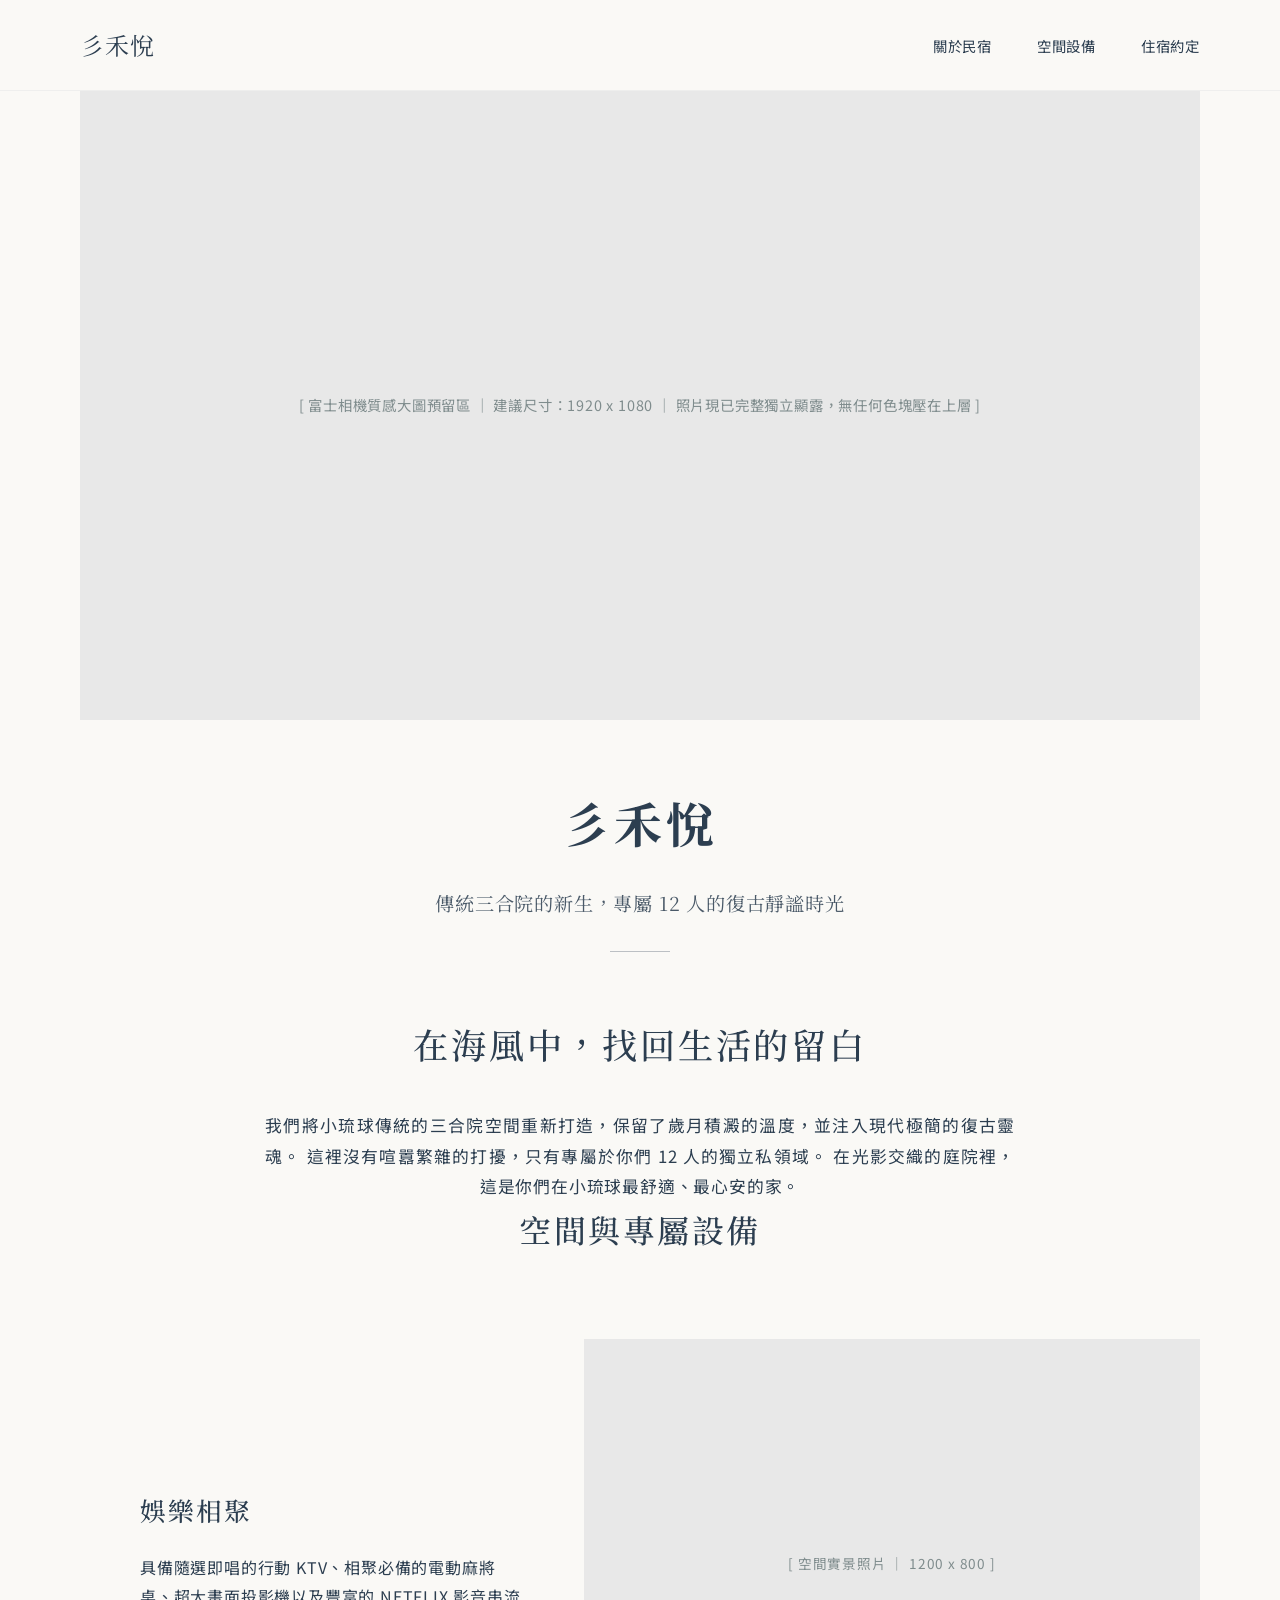
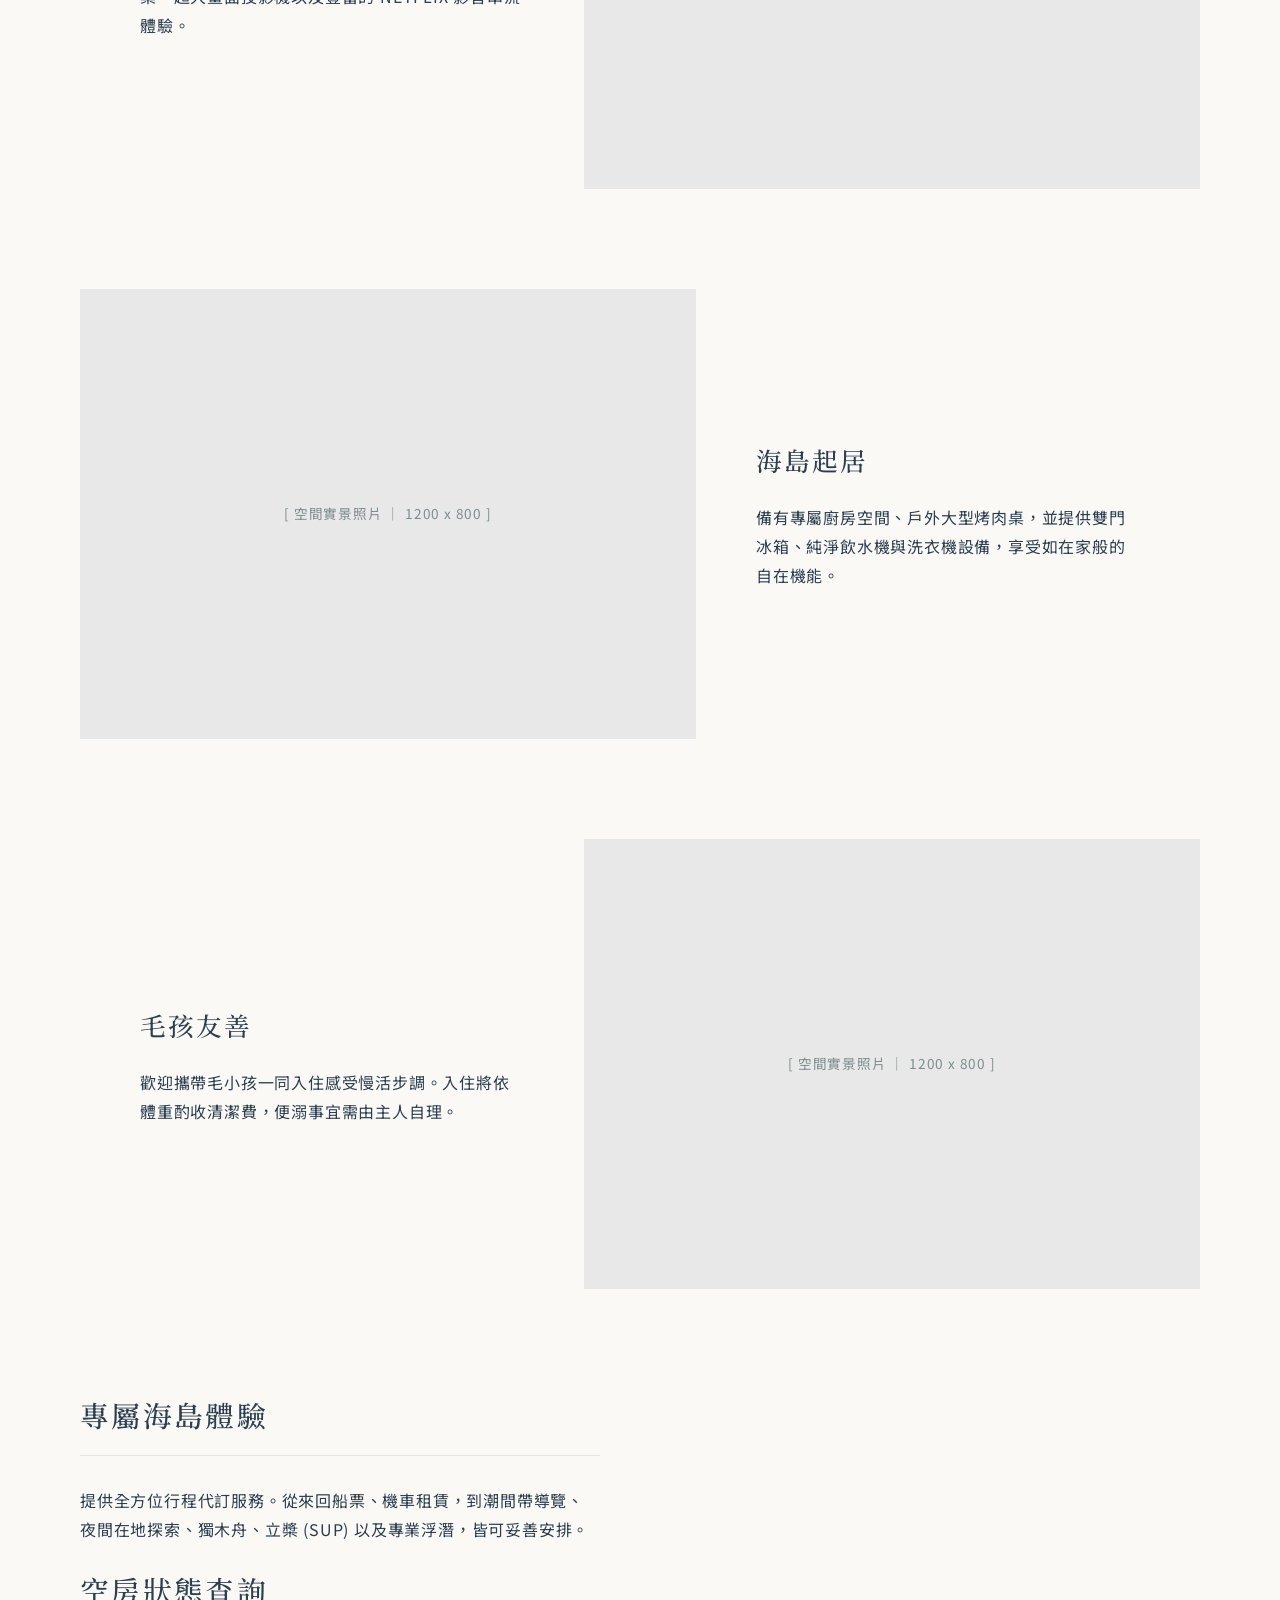
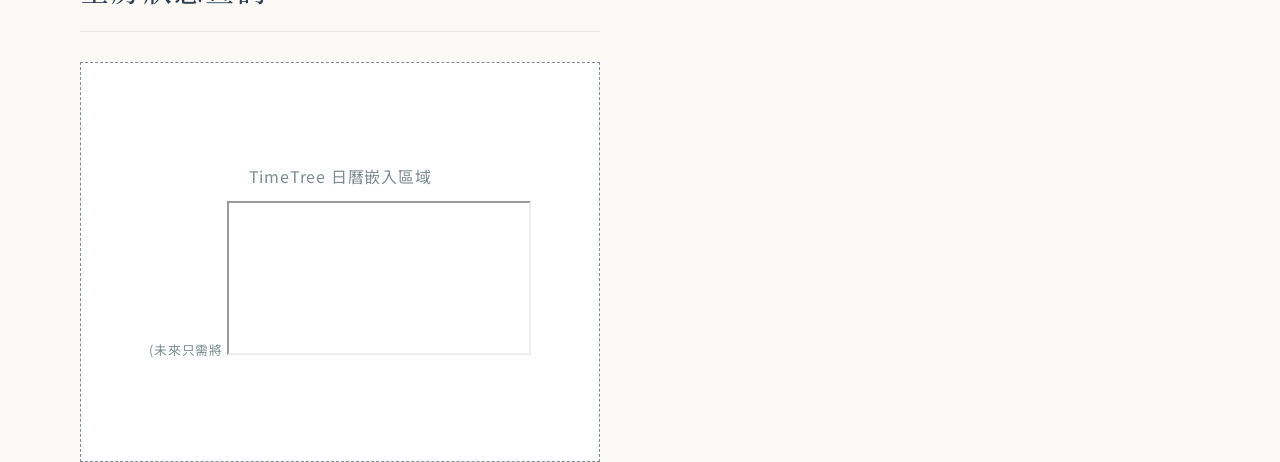
<file: 看畫面.html>
<!DOCTYPE html>
<html lang="zh-TW">
<head>
    <meta charset="UTF-8">
    <meta name="viewport" content="width=device-width, initial-scale=1.0">
    <title>彡禾悅 ｜ 你的海島私領域</title>
    <link rel="preconnect" href="https://fonts.googleapis.com">
    <link rel="preconnect" href="https://fonts.gstatic.com" crossorigin>
    <link href="https://fonts.googleapis.com/css2?family=Noto+Serif+TC:wght@300;500;700&family=Noto+Sans+TC:wght@300;400;500&display=swap" rel="stylesheet">

    <style>
        :root {
            --bg-color: #FAF9F6;          /* 溫暖米白色 */
            --text-main: #2C3E50;         /* 質感深藍灰 */
            --text-muted: #7F8C8D;        /* 優雅淡灰 */
            --placeholder-bg: #E8E8E8;    /* 高質感灰色佔位色塊 */
            --line-green: #1C3A27;        /* 高階深墨綠色 */
            --font-serif: 'Noto Serif TC', serif;
            --font-sans: 'Noto Sans TC', sans-serif;
        }

        * { margin: 0; padding: 0; box-sizing: border-box; }
        html { scroll-behavior: smooth; background-color: var(--bg-color); color: var(--text-main); font-family: var(--font-sans); line-height: 1.8; letter-spacing: 0.05em; }
        .container { max-width: 1200px; margin: 0 auto; padding: 0 40px; }
        section { margin-bottom: 120px; } /* 極致留白間距 */
        h1, h2, h3 { font-family: var(--font-serif); font-weight: 500; letter-spacing: 0.08em; }

        /* 導覽列 */
        header { position: fixed; top: 0; left: 0; width: 100%; background-color: rgba(250, 249, 246, 0.92); backdrop-filter: blur(8px); z-index: 1000; border-bottom: 1px solid rgba(44, 62, 80, 0.05); }
        .nav-container { display: flex; justify-content: space-between; align-items: center; height: 90px; }
        .logo { font-size: 1.5rem; text-decoration: none; color: var(--text-main); font-family: var(--font-serif); }
        .nav-links a { text-decoration: none; color: var(--text-main); font-size: 0.9rem; margin-left: 40px; transition: color 0.3s; }
        .nav-links a:hover { color: var(--text-muted); }

        /* 【全新首頁主視覺】照片完整獨立顯示，文字移至下方 */
        .hero-container { padding-top: 90px; display: flex; flex-direction: column; align-items: center; }
        .hero-image-block { width: 100%; height: 70vh; background-color: var(--placeholder-bg); display: flex; justify-content: center; align-items: center; color: var(--text-muted); font-size: 0.9rem; }
        .hero-text-block { text-align: center; padding: 60px 20px; max-width: 800px; }
        .hero-text-block h1 { font-size: 3rem; margin-bottom: 20px; font-weight: 700; }
        .hero-text-block p { font-size: 1.2rem; color: var(--text-main); font-family: var(--font-serif); opacity: 0.85; }
        .brand-line { width: 60px; height: 1px; background-color: var(--text-main); margin: 30px auto 0 auto; opacity: 0.3; }

        /* 關於我們 */
        .about-content { max-width: 750px; margin: 0 auto; text-align: center; }
        .about-content h2 { font-size: 2.2rem; margin-bottom: 35px; }
        .about-content p { font-size: 1.05rem; text-align: justify; text-align-last: center; }

        /* 空間設備 Z 字型交錯 */
        .section-title { font-size: 2rem; text-align: center; margin-bottom: 80px; }
        .z-row { display: flex; align-items: center; margin-bottom: 100px; }
        .z-row:nth-child(even) { flex-direction: row-reverse; }
        .z-image-area { flex: 0 0 55%; height: 450px; background-color: var(--placeholder-bg); display: flex; justify-content: center; align-items: center; color: var(--text-muted); font-size: 0.85rem; }
        .z-text-area { flex: 0 0 45%; padding: 0 60px; }
        .z-text-area h3 { font-size: 1.6rem; margin-bottom: 20px; }

        /* 體驗與日曆網格 */
        .info-grid { display: grid; grid-template-columns: 1fr 1fr; gap: 80px; }
        .info-box h2 { font-size: 1.8rem; margin-bottom: 30px; border-bottom: 1px solid rgba(44, 62, 80, 0.1); padding-bottom: 15px; }
        .rules-list { list-style: none; }
        .rules-list li { font-size: 0.95rem; margin-bottom: 15px; padding-left: 20px; position: relative; }
        .rules-list li::before { content: "—"; position: absolute; left: 0; color: var(--text-muted); }
        
        /* 模擬 TimeTree 區塊 */
        .timetree-placeholder { width: 100%; height: 400px; border: 1px dashed var(--text-muted); display: flex; flex-direction: column; justify-content: center; align-items: center; color: var(--text-muted); background: #fff; }

        /* 頁尾 */
        footer { border-top: 1px solid rgba(44, 62, 80, 0.08); padding: 80px 0 40px 0; }
        .footer-content { display: flex; justify-content: space-between; margin-bottom: 60px; }
        .footer-links { display: flex; flex-direction: column; }
        .footer-links h4 { font-size: 0.9rem; margin-bottom: 20px; }
        .footer-links a { text-decoration: none; color: var(--text-main); font-size: 0.95rem; margin-bottom: 12px; transition: all 0.3s; }
        .footer-links a:hover { color: var(--text-muted); transform: translateX(4px); text-decoration: underline; }
        .footer-bottom { text-align: center; font-size: 0.8rem; color: var(--text-muted); border-top: 1px solid rgba(44, 62, 80, 0.05); padding-top: 40px; }

        /* LINE 按鈕 */
        .line-sticky-btn { position: fixed; bottom: 40px; right: 40px; background-color: var(--line-green); color: #FAF9F6; text-decoration: none; padding: 16px 28px; font-size: 0.9rem; letter-spacing: 0.1em; box-shadow: 0 4px 20px rgba(0, 0, 0, 0.08); transition: all 0.3s; z-index: 9999; }
        .line-sticky-btn:hover { background-color: #112418; transform: translateY(-2px); }
    </style>
</head>
<body>

    <header>
        <div class="container nav-container">
            <a href="#" class="logo">彡禾悅</a>
            <nav class="nav-links">
                <a href="#about">關於民宿</a>
                <a href="#amenities">空間設備</a>
                <a href="#rules">住宿約定</a>
            </nav>
        </div>
    </header>

    <div class="hero-container container">
        <div class="hero-image-block">
            [ 富士相機質感大圖預留區 ｜ 建議尺寸：1920 x 1080 ｜ 照片現已完整獨立顯露，無任何色塊壓在上層 ]
        </div>
        <div class="hero-text-block">
            <h1>彡禾悅</h1>
            <p>傳統三合院的新生，專屬 12 人的復古靜謐時光</p>
            <div class="brand-line"></div>
        </div>
    </div>

    <section id="about" class="container">
        <div class="about-content">
            <h2>在海風中，找回生活的留白</h2>
            <p>
                我們將小琉球傳統的三合院空間重新打造，保留了歲月積澱的溫度，並注入現代極簡的復古靈魂。
                這裡沒有喧囂繁雜的打擾，只有專屬於你們 12 人的獨立私領域。
                在光影交織的庭院裡，這是你們在小琉球最舒適、最心安的家。
            </p>
        </div>
    </section>

    <section id="amenities" class="container">
        <h2 class="section-title">空間與專屬設備</h2>
        <div class="z-row">
            <div class="z-image-area">[ 空間實景照片 ｜ 1200 x 800 ]</div>
            <div class="z-text-area">
                <h3>娛樂相聚</h3>
                <p>具備隨選即唱的行動 KTV、相聚必備的電動麻將桌、超大畫面投影機以及豐富的 NETFLIX 影音串流體驗。</p>
            </div>
        </div>
        <div class="z-row">
            <div class="z-image-area">[ 空間實景照片 ｜ 1200 x 800 ]</div>
            <div class="z-text-area">
                <h3>海島起居</h3>
                <p>備有專屬廚房空間、戶外大型烤肉桌，並提供雙門冰箱、純淨飲水機與洗衣機設備，享受如在家般的自在機能。</p>
            </div>
        </div>
        <div class="z-row">
            <div class="z-image-area">[ 空間實景照片 ｜ 1200 x 800 ]</div>
            <div class="z-text-area">
                <h3>毛孩友善</h3>
                <p>歡迎攜帶毛小孩一同入住感受慢活步調。入住將依體重酌收清潔費，便溺事宜需由主人自理。</p>
            </div>
        </div>
    </section>

    <section class="container">
        <div class="info-grid">
            <div class="info-box">
                <h2>專屬海島體驗</h2>
                <p>提供全方位行程代訂服務。從來回船票、機車租賃，到潮間帶導覽、夜間在地探索、獨木舟、立槳 (SUP) 以及專業浮潛，皆可妥善安排。</p>
                <div style="margin-top: 20px;">
                    <h2>空房狀態查詢</h2>
                    <div class="timetree-placeholder">
                        <p>TimeTree 日曆嵌入區域</p>
                        <p style="font-size: 0.8rem; margin-top: 10px;">(未來只需將 <iframe> 代碼置於此處即可)</p>
                    </div>
                </div>
            </div>
            <div id="rules" class="info-box">
                <h2>住宿約定</h2>
                <ul class="rules-list">
                    <li>入住時間為當日 15:00 後，退房時間為隔日 11:00 前。</li>
                    <li>為響應環保，民宿內不主動提供一次性盥洗用品（如牙刷、刮鬍刀等）。</li>
                    <li>每晚 22:00 後請降低音量，避免大聲喧嘩。</li>
                    <li>民宿室內空間全面禁止吸菸，並嚴禁在全區施放各類煙火。</li>
                </ul>
            </div>
        </div>
    </section>

    <footer class="container">
        <div class="footer-content">
            <div>
                <h2 style="font-family: var(--font-serif); margin-bottom: 10px;">彡禾悅</h2>
                <p style="font-size: 0.85rem; color: var(--text-muted);">小琉球新型復古包棟空間 ｜ 純住宿不含早餐</p>
            </div>
            <div class="footer-links">
                <h4>Connect</h4>
                <a href="#" target="_blank">Follow us on Instagram</a>
                <a href="#" target="_blank">View on Google Maps</a>
            </div>
            <div class="footer-links">
                <h4>Contact Info</h4>
                <a href="tel:0919172702">專線：0919-172-702</a>
                <a href="#">位置：屏東縣琉球鄉（小琉球）</a>
            </div>
        </div>
        <div class="footer-bottom">
            <p>© 2026 彡禾悅 包棟民宿. All Rights Reserved.</p>
        </div>
    </footer>

    <a href="#" class="line-sticky-btn">LINE 專屬管家預約</a>

</body>
</html>
</file>
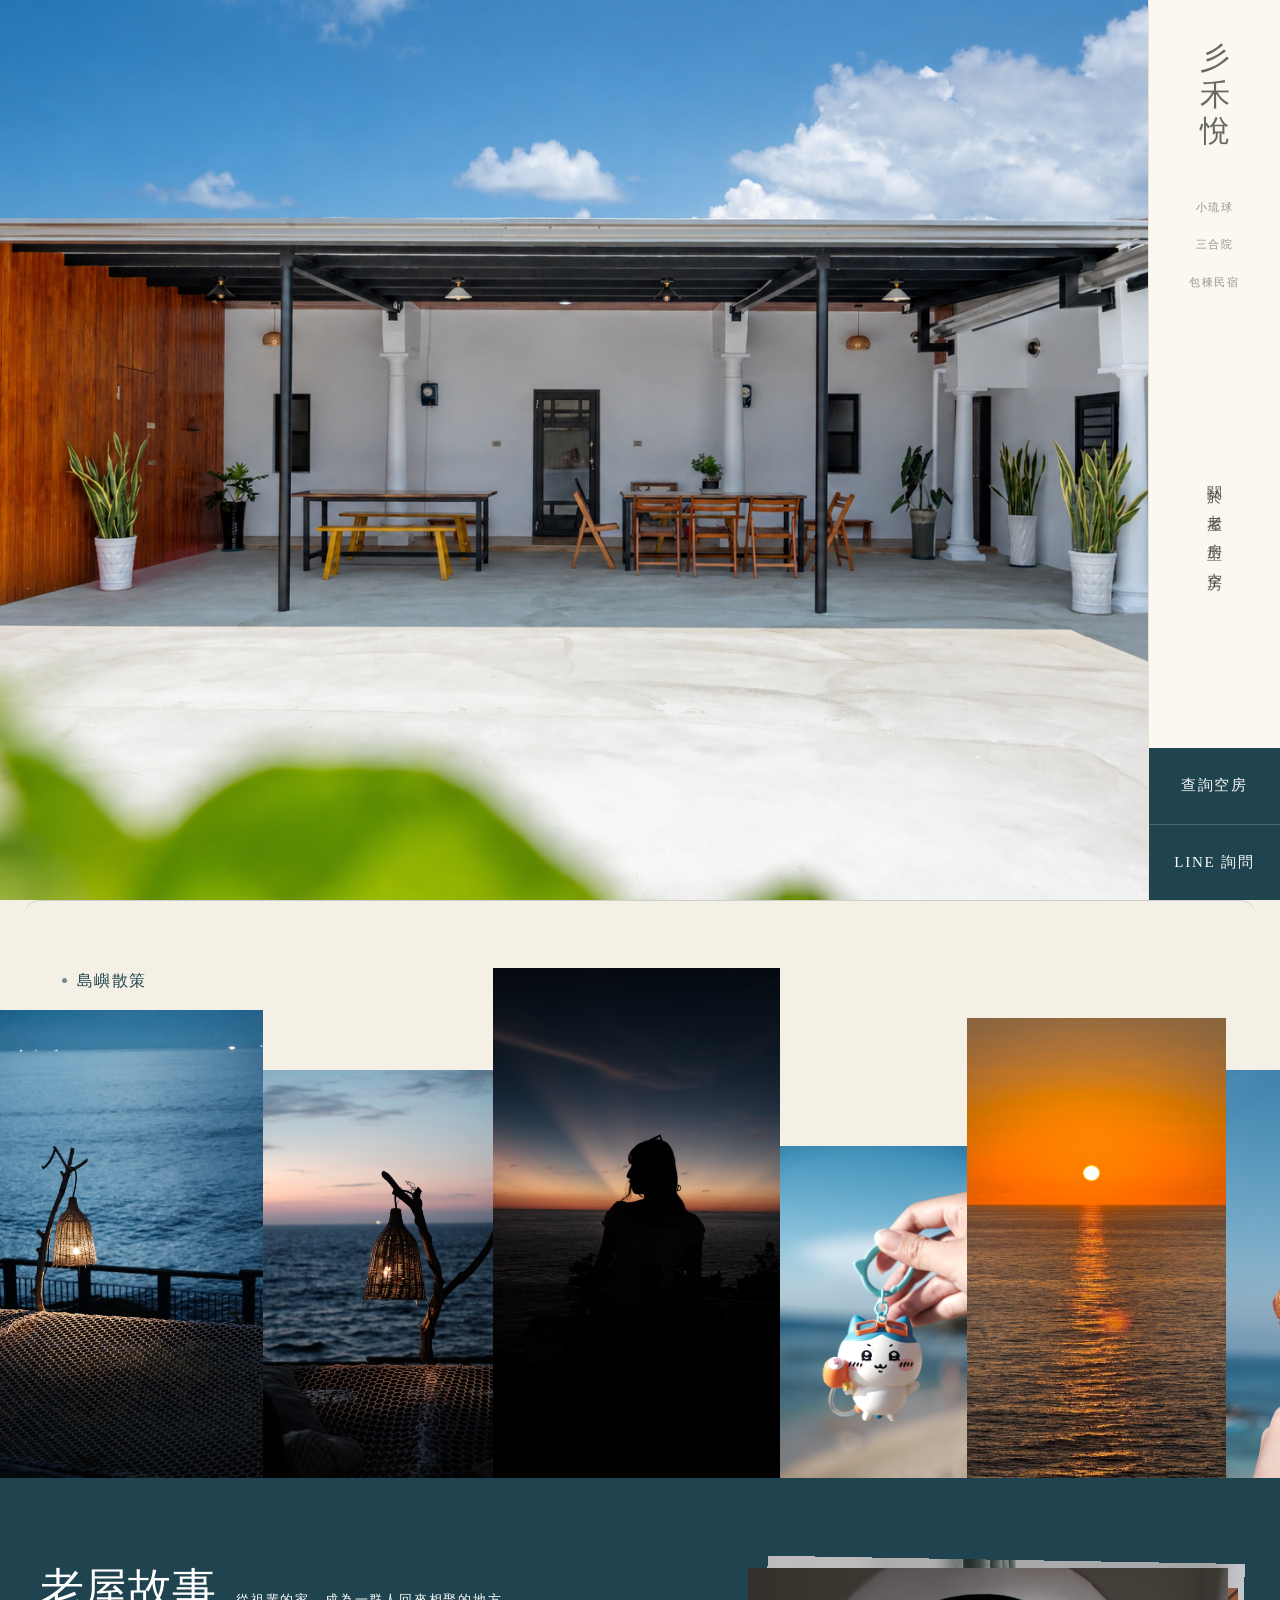
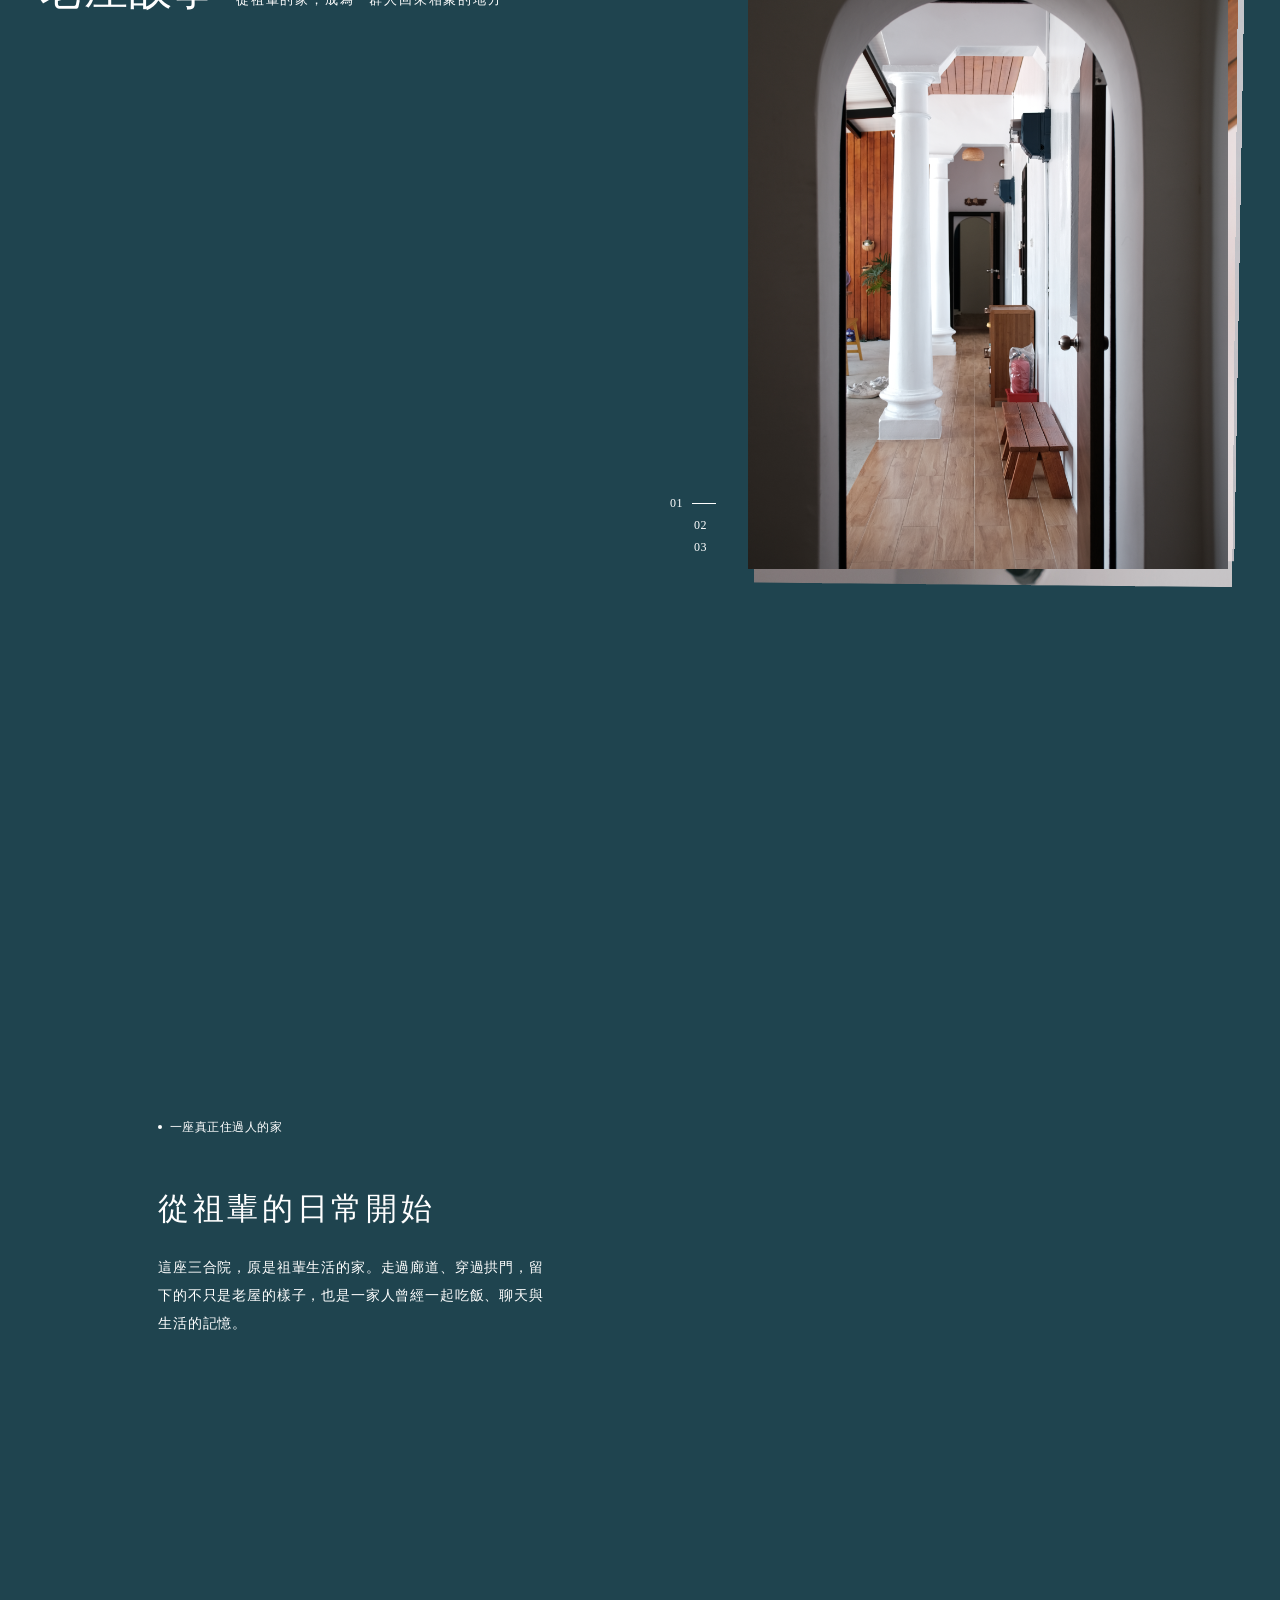
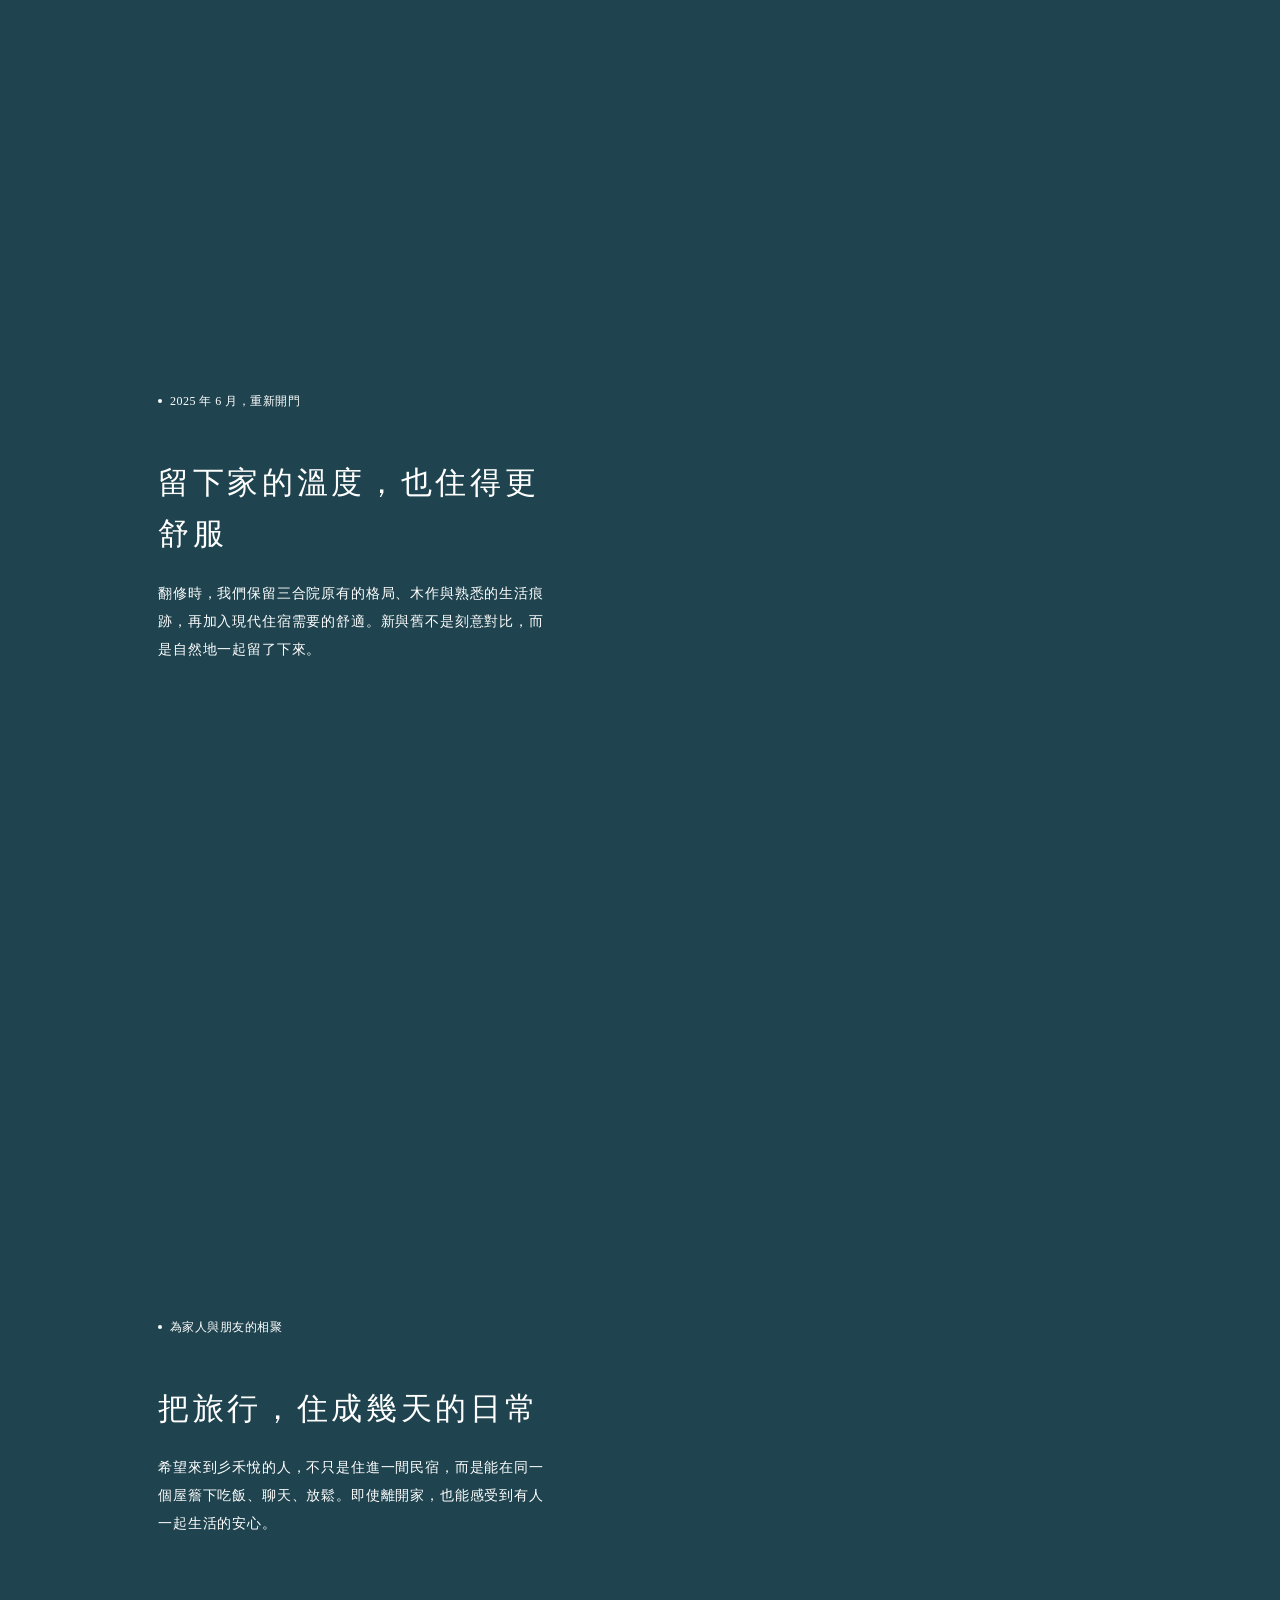
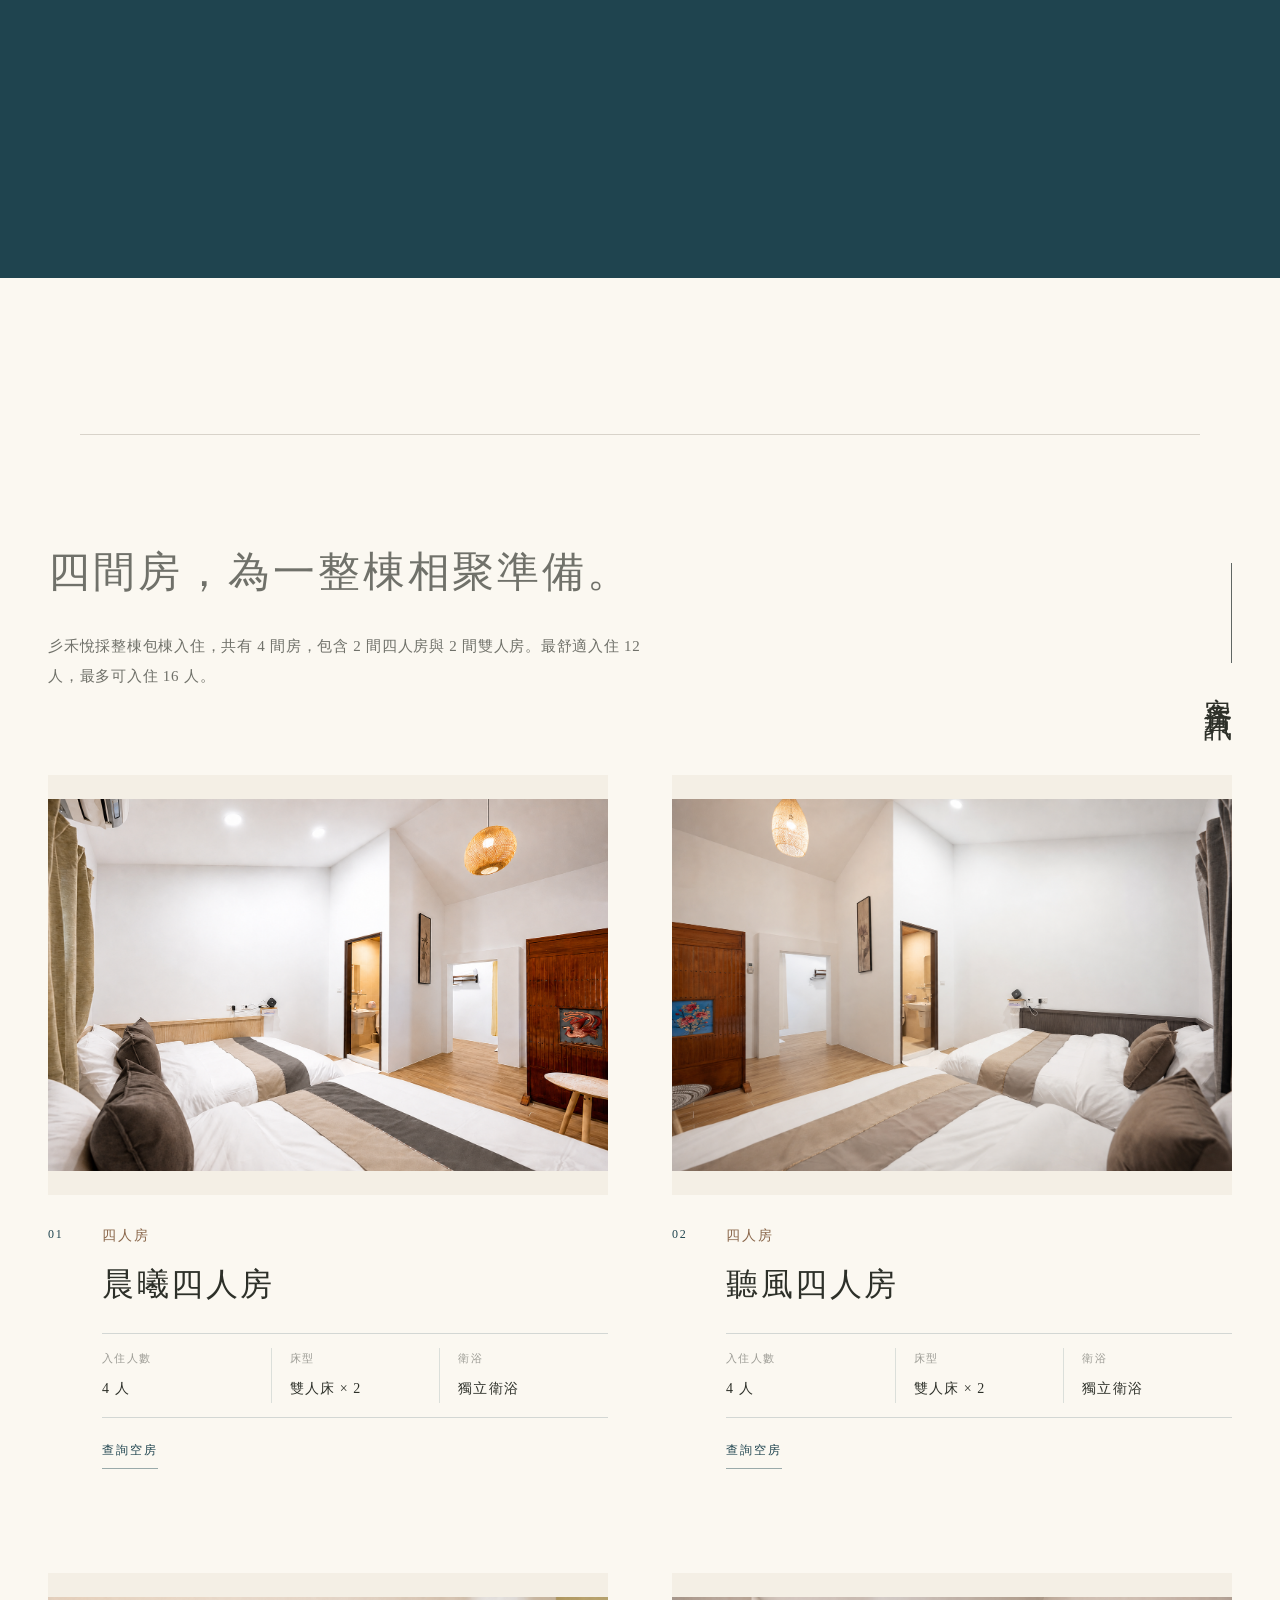
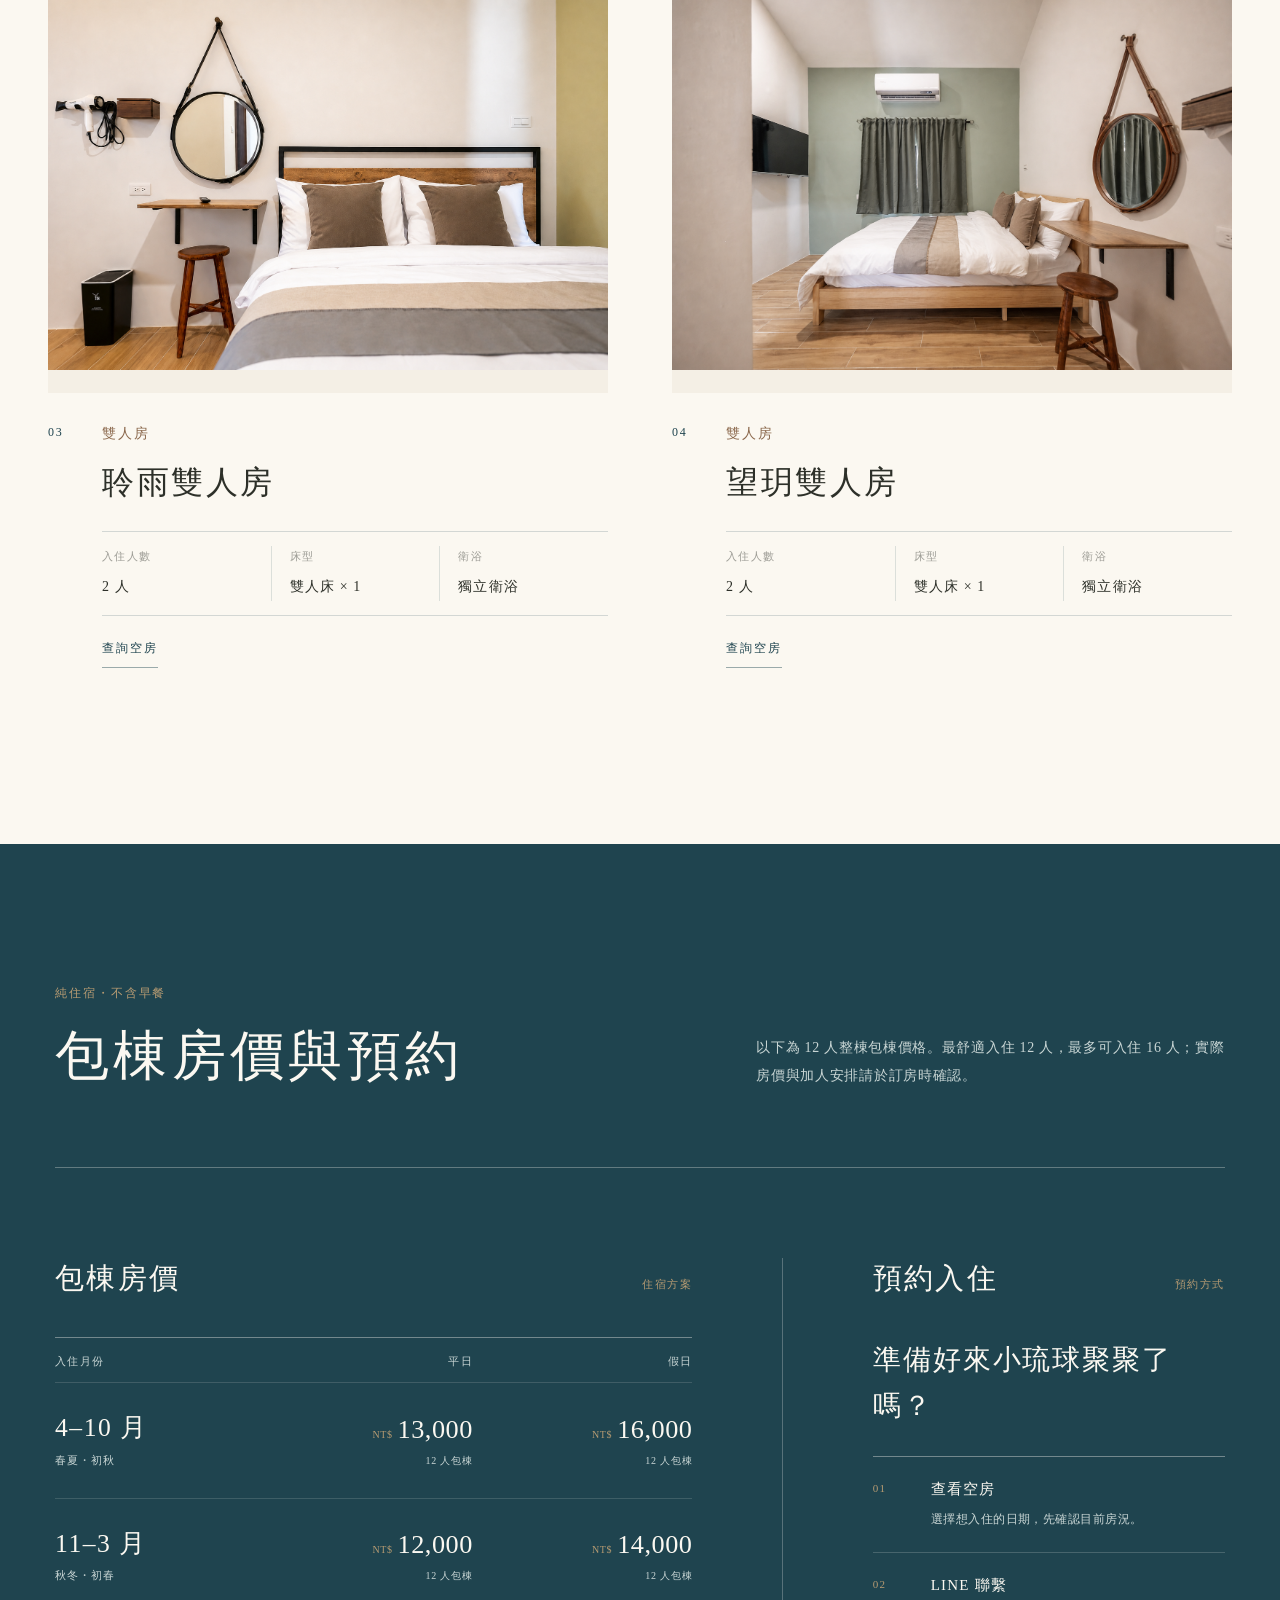
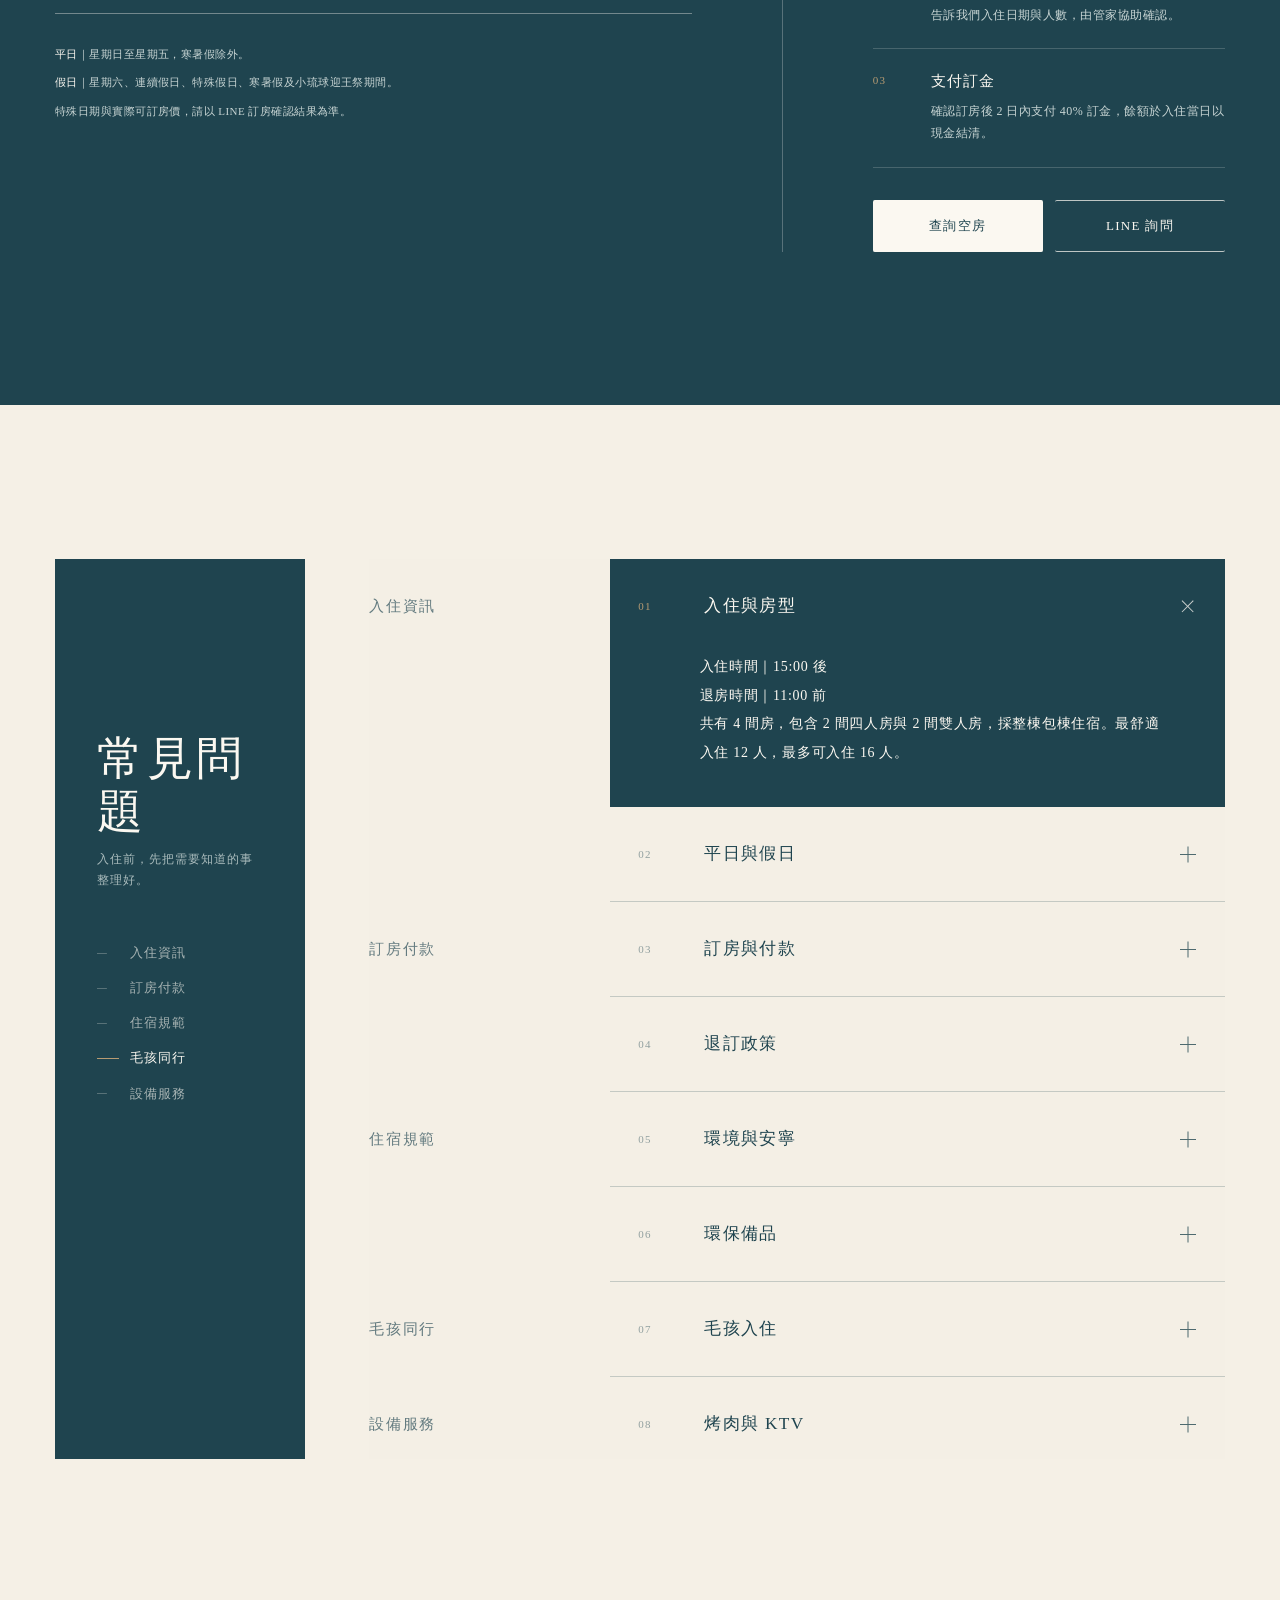
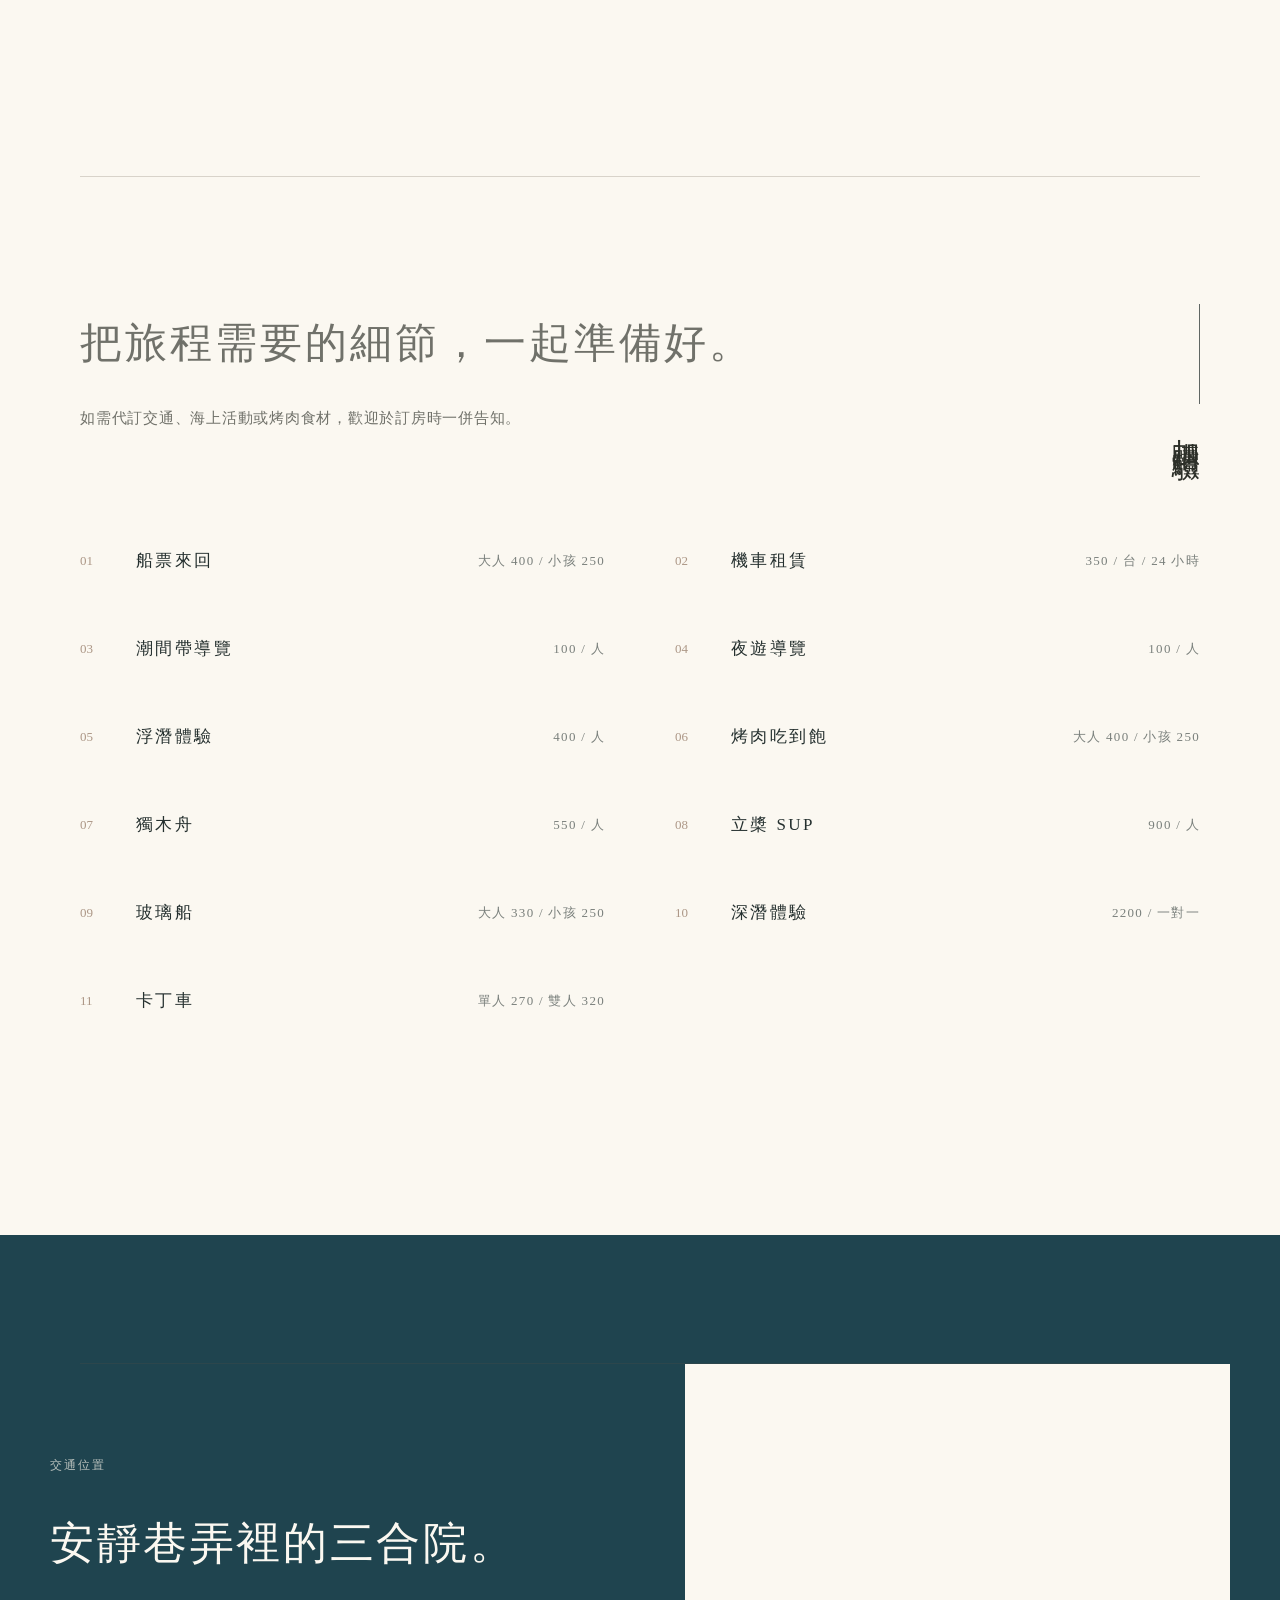
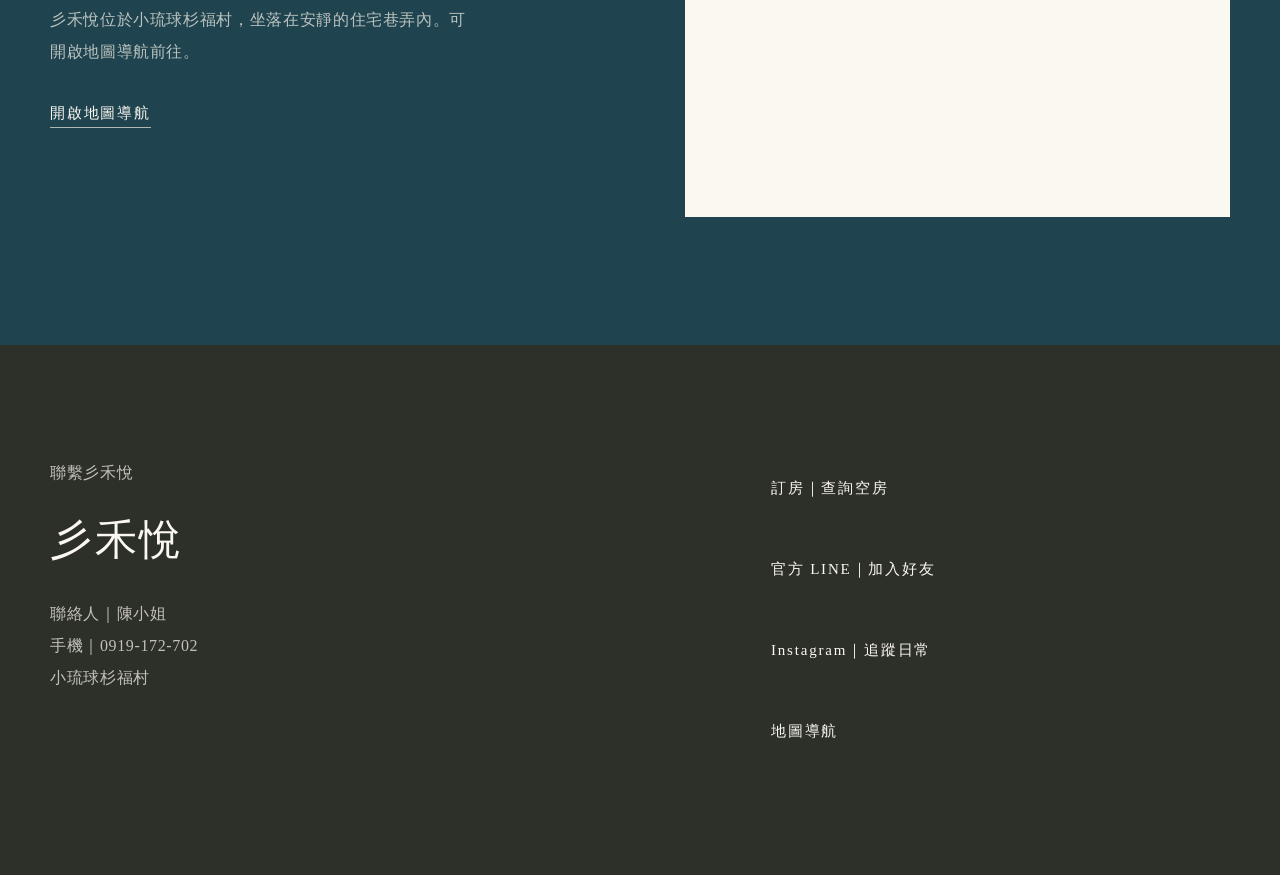
<file: new-progress-preview/hero-japanese.html>
<!doctype html>
<html lang="zh-Hant">
  <head>
    <meta charset="utf-8" />
    <meta name="viewport" content="width=device-width, initial-scale=1" />
    <title>彡禾悅 | 小琉球包棟民宿</title>
    <style>
      :root {
        --background: #f7f8f3;
        --foreground: #26383b;
        --muted: rgba(38, 56, 59, 0.66);
        --muted-soft: rgba(38, 56, 59, 0.48);
        --primary: #657f83;
        --secondary: #edf3f2;
        --surface: #ffffff;
        --deep: #203438;
        --border: rgba(54, 76, 80, 0.16);
        --placeholder: #dce8e6;
        --line: rgba(54, 76, 80, 0.16);
      }

      * {
        box-sizing: border-box;
      }

      html {
        scroll-behavior: smooth;
      }

      body {
        margin: 0;
        background: #ffffff;
        color: var(--foreground);
        font-family: "Noto Serif TC", "Microsoft JhengHei", Georgia, serif;
      }

      a {
        color: inherit;
        text-decoration: none;
      }

      .nav {
        position: fixed;
        inset: 20px 0 auto;
        z-index: 40;
        background: transparent;
        backdrop-filter: none;
        border: 0;
        border-radius: 0;
        box-shadow: none;
        left: 50%;
        width: min(1240px, calc(100% - 40px));
        transform: translateX(-50%);
        transition:
          background 260ms ease,
          color 260ms ease;
      }

      .nav::before {
        content: "";
        position: absolute;
        left: 0;
        right: 0;
        top: -20px;
        height: 20px;
        background: transparent;
        pointer-events: none;
        transition: background 260ms ease;
      }

      .nav.is-scrolled {
        background: rgba(255, 255, 255, 0.96);
        backdrop-filter: blur(8px);
        box-shadow: none;
      }

      .nav.is-scrolled::before {
        background: #ffffff;
      }

      .nav-inner {
        position: relative;
        min-height: 74px;
        max-width: none;
        margin: 0 auto;
        padding: 20px 26px;
        display: grid;
        grid-template-columns: 1fr auto 1fr;
        align-items: center;
        gap: 32px;
      }

      .nav.is-scrolled .nav-inner {
        padding-block: 18px;
      }

      .nav-brand {
        display: grid;
        gap: 6px;
        justify-items: center;
        color: rgba(255, 248, 236, 0.92);
        text-align: center;
        transition: color 260ms ease;
      }

      .nav-brand-main {
        font-size: 22px;
        letter-spacing: 0.18em;
      }

      .nav-brand-sub {
        font-size: 10px;
        letter-spacing: 0.34em;
      }

      .nav-menu-button {
        width: 44px;
        height: 44px;
        display: inline-grid;
        place-items: center;
        border: 0;
        background: transparent;
        color: rgba(255, 248, 236, 0.92);
        cursor: pointer;
        transition: color 260ms ease;
      }

      .nav-menu-button span,
      .nav-menu-button::before,
      .nav-menu-button::after {
        content: "";
        display: block;
        width: 24px;
        height: 1px;
        background: currentColor;
      }

      .nav-menu-button span {
        margin: 6px 0;
      }

      .nav-menu-button-lines {
        display: grid;
      }

      .nav-menu-panel {
        position: absolute;
        left: 26px;
        top: calc(100% + 10px);
        min-width: 180px;
        display: grid;
        gap: 14px;
        padding: 18px 20px;
        background: rgba(255, 255, 255, 0.94);
        color: var(--foreground);
        opacity: 0;
        pointer-events: none;
        transform: translateY(-6px);
        transition:
          opacity 200ms ease,
          transform 200ms ease;
      }

      .nav-menu-button:hover + .nav-menu-panel,
      .nav-menu-button:focus + .nav-menu-panel,
      .nav-menu-panel:hover,
      .nav-menu-panel:focus-within {
        opacity: 1;
        pointer-events: auto;
        transform: translateY(0);
      }

      .nav a {
        font-size: 12px;
        letter-spacing: 0.08em;
        color: rgba(255, 248, 236, 0.86);
        transition: color 240ms ease;
      }

      .nav-menu-panel a {
        color: rgba(38, 56, 59, 0.74);
        letter-spacing: 0.16em;
      }

      .nav a:hover {
        color: #ffffff;
      }

      .nav.is-scrolled .nav-brand {
        color: var(--foreground);
      }

      .nav.is-scrolled .nav-menu-button {
        color: var(--foreground);
      }

      .nav.is-scrolled a {
        color: rgba(38, 56, 59, 0.72);
      }

      .nav.is-scrolled a:hover,
      .nav-menu-panel a:hover {
        color: var(--foreground);
      }

      .nav-cta {
        justify-self: end;
        border: 1px solid rgba(255, 248, 236, 0.72);
        border-radius: 0;
        padding: 13px 28px;
        background: rgba(255, 255, 255, 0.12);
        color: #ffffff;
        font-size: 12px;
        letter-spacing: 0.08em;
        transition:
          background 240ms ease,
          border-color 240ms ease,
          color 240ms ease;
      }

      .nav-cta:hover {
        background: rgba(255, 255, 255, 0.22);
        color: #ffffff;
      }

      .nav.is-scrolled .nav-cta {
        background: #8e8057;
        border-color: transparent;
        color: #ffffff;
      }

      .nav.is-scrolled .nav-cta:hover {
        background: #776b49;
        color: #ffffff;
      }

      main {
        width: min(1240px, calc(100% - 40px));
        margin: 20px auto;
        overflow: hidden;
        background: var(--background);
        box-shadow: none;
      }

      .hero {
        padding: 0;
        background: #ffffff;
      }

      .hero-title {
        --hero-parallax-y: 0px;
        min-height: 760px;
        display: grid;
        grid-template-columns: 1fr;
        align-items: end;
        position: relative;
        overflow: hidden;
        text-align: center;
        margin: 0;
        padding: 176px 52px 58px;
        color: var(--surface);
        background:
          linear-gradient(
            180deg,
            rgba(18, 31, 34, 0.46) 0%,
            rgba(18, 31, 34, 0.12) 26%,
            rgba(18, 31, 34, 0.04) 56%,
            rgba(18, 31, 34, 0.42) 100%
          ),
          url("public/images/hero.3.png") center calc(50% + var(--hero-parallax-y)) / cover;
      }

      .hero-footer {
        display: flex;
        flex-direction: column;
        align-items: center;
        width: min(780px, 100%);
        margin: 0 auto;
        padding: 0;
      }

      .hero-caption {
        margin: 0;
        color: rgba(255, 248, 236, 0.86);
        font-size: 15px;
        letter-spacing: 0.24em;
      }

      .hero-availability {
        display: inline-flex;
        align-items: center;
        justify-content: center;
        min-width: 148px;
        margin-top: 22px;
        border: 1px solid rgba(255, 248, 236, 0.62);
        border-radius: 0;
        padding: 13px 24px;
        background: rgba(255, 248, 236, 0.9);
        color: var(--foreground);
        font-size: 13px;
        letter-spacing: 0.16em;
        transition:
          background 240ms ease,
          border-color 240ms ease,
          color 240ms ease;
      }

      .hero-availability:hover {
        background: #fff8ec;
        color: var(--foreground);
      }

      .hero-photo {
        display: none;
      }

      .hero-info-strip {
        margin: 20px 0 0;
        color: rgba(255, 248, 236, 0.66);
        font-size: 11px;
        font-weight: 400;
        letter-spacing: 0.14em;
      }

      .image-story {
        max-width: 1120px;
        margin: 0 auto;
        padding: 96px 76px 0;
      }

      .image-story.reverse {
        display: grid;
        grid-template-columns: minmax(240px, 0.9fr) minmax(320px, 1fr);
        align-items: center;
        gap: 48px;
      }

      .story-image {
        width: 100%;
      }

      .story-image img {
        width: 100%;
        height: auto;
        object-fit: contain;
        display: block;
        box-shadow: 0 28px 80px rgba(38, 56, 59, 0.14);
      }

      .story-card {
        width: min(100%, 760px);
        margin: 0 auto;
        padding: 0 24px;
        text-align: center;
        background: transparent;
        color: var(--foreground);
      }

      .image-story.reverse .story-card {
        grid-column: 2;
        margin-left: 0;
        text-align: left;
        padding: 0;
      }

      .image-story.reverse .story-image {
        grid-column: 1;
        position: relative;
      }

      .image-story.reverse .story-image::before {
        content: "";
        position: absolute;
        left: -34px;
        top: -34px;
        width: 70%;
        height: 70%;
        border: 1px solid rgba(54, 76, 80, 0.18);
        background: rgba(237, 243, 242, 0.74);
        z-index: 0;
      }

      .image-story.reverse .story-image img {
        position: relative;
        z-index: 1;
        height: auto;
      }

      .story-card::before {
        content: "";
        display: block;
        width: 40px;
        height: 1px;
        margin: 0 auto 32px;
        background: var(--primary);
      }

      .story-card h2 {
        margin: 0 0 24px;
        font-size: 20px;
        font-weight: 400;
        letter-spacing: 0.2em;
      }

      .story-card p {
        margin: 0;
        color: rgba(38, 56, 59, 0.7);
        line-height: 1.9;
        letter-spacing: 0.05em;
      }

      section {
        background: var(--background);
      }

      .about {
        padding: 112px 0 0;
      }

      .container {
        max-width: 1120px;
        margin: 0 auto;
        padding: 0 24px;
      }

      .testimonials {
        display: grid;
        grid-template-columns: repeat(3, 1fr);
        gap: 48px;
        align-items: stretch;
      }

      .testimonial {
        text-align: center;
        padding: 28px 24px;
        height: 100%;
        display: flex;
        flex-direction: column;
        border: 1px solid var(--border);
        border-radius: 8px;
        background: rgba(255, 255, 255, 0.64);
      }

      .testimonial h3,
      .section-label {
        font-size: 14px;
        font-weight: 400;
        letter-spacing: 0.2em;
      }

      .small-line {
        width: 32px;
        height: 1px;
        margin: 24px auto;
        background: var(--primary);
      }

      .testimonial p {
        color: var(--muted);
        font-size: 14px;
        line-height: 1.8;
      }

      .testimonial p:not(.source) {
        flex: 1;
      }

      .testimonial .source {
        margin-top: auto;
        padding-top: 24px;
        color: var(--muted-soft);
        font-size: 12px;
        letter-spacing: 0.08em;
      }

      .about .image-story {
        margin-top: 112px;
      }

      .amenities {
        padding: 112px 0;
      }

      .rooms {
        padding: 112px 24px;
        background: var(--secondary);
      }

      .rooms .container {
        max-width: 1120px;
      }

      .rooms .section-head {
        margin-bottom: 0;
        text-align: center;
      }

      .rooms .container > .section-head {
        display: flex;
        flex-direction: column;
        align-items: center;
      }

      .rooms .section-label {
        display: block;
        text-align: center;
      }

      .rooms .center-line {
        margin-left: auto;
        margin-right: auto;
      }

      .room-intro {
        max-width: 720px;
        margin: 32px auto 0;
        color: var(--muted);
        font-size: 16px;
        line-height: 2;
        text-align: center;
      }

      .room-grid {
        display: grid;
        grid-template-columns: repeat(2, 1fr);
        gap: 32px;
        margin-top: 72px;
      }

      .room-card {
        overflow: hidden;
        border: 1px solid var(--border);
        border-radius: 10px;
        background: var(--surface);
      }

      .room-photo {
        width: 100%;
        aspect-ratio: 4 / 3;
        overflow: hidden;
        background: var(--placeholder);
      }

      .room-photo img {
        width: 100%;
        height: 100%;
        display: block;
        object-fit: cover;
      }

      .room-body {
        padding: 32px;
      }

      .room-capacity {
        margin: 0 0 16px;
        color: var(--primary);
        font-size: 12px;
        letter-spacing: 0.25em;
      }

      .room-card h3 {
        margin: 0 0 20px;
        font-size: 28px;
        font-weight: 400;
        letter-spacing: 0.12em;
      }

      .room-card p:last-child {
        margin: 0;
        color: var(--muted);
        font-size: 14px;
        line-height: 2;
      }

      .section-head {
        text-align: center;
        margin-bottom: 80px;
      }

      .section-head h2,
      .section-head p {
        margin: 0;
      }

      .section-head .section-label {
        color: rgba(38, 56, 59, 0.7);
        letter-spacing: 0.3em;
      }

      .section-head .wide-title {
        margin-top: 22px;
        font-size: clamp(32px, 4vw, 48px);
        font-weight: 400;
        line-height: 1.22;
      }

      .section-head .desc {
        margin: 24px auto 0;
        max-width: 680px;
        color: var(--muted);
        font-size: 18px;
        line-height: 1.8;
      }

      .center-line {
        width: 48px;
        height: 1px;
        margin: 32px auto 0;
        background: var(--primary);
      }

      .amenity-row {
        display: flex;
        align-items: center;
        margin-bottom: 112px;
        border-radius: 6px;
      }

      .amenity-row:last-child {
        margin-bottom: 0;
      }

      .amenity-row.reverse {
        flex-direction: row-reverse;
      }

      .photo-placeholder {
        width: 50%;
        height: 500px;
        display: grid;
        place-items: center;
        background: var(--placeholder);
        color: rgba(38, 56, 59, 0.3);
        font-size: 14px;
        letter-spacing: 0.08em;
      }

      .amenity-photo {
        width: 50%;
        height: 500px;
        overflow: hidden;
        background: var(--placeholder);
        border-radius: 10px;
      }

      .amenity-photo img {
        width: 100%;
        height: 100%;
        display: block;
        object-fit: cover;
      }

      .amenity-copy {
        width: 50%;
        padding: 0 72px;
      }

      .amenity-copy h3 {
        margin: 0 0 24px;
        font-size: clamp(28px, 3vw, 36px);
        font-weight: 400;
        letter-spacing: 0.04em;
      }

      .amenity-copy p {
        margin: 0;
        color: var(--muted);
        font-size: 18px;
        line-height: 2;
      }

      .booking,
      .experiences,
      .rules {
        padding: 112px 24px;
      }

      .booking {
        background: var(--secondary);
      }

      .booking .container,
      .experiences .container {
        max-width: 960px;
      }

      .booking-strip {
        display: grid;
        grid-template-columns: 1fr 1fr 0.9fr 1fr;
        align-items: stretch;
        border-top: 1px solid var(--border);
        border-bottom: 1px solid var(--border);
        background: rgba(255, 255, 255, 0.48);
      }

      .booking-field {
        display: grid;
        gap: 8px;
        min-height: 92px;
        padding: 22px 28px;
        border-right: 1px solid var(--border);
      }

      .booking-field span {
        color: var(--muted-soft);
        font-size: 13px;
        letter-spacing: 0.14em;
      }

      .booking-field strong {
        color: var(--foreground);
        font-size: 18px;
        font-weight: 400;
        letter-spacing: 0.06em;
      }

      .booking-strip button {
        border: 0;
        background: transparent;
        color: var(--foreground);
        font-family: inherit;
        font-size: 16px;
        letter-spacing: 0.14em;
        cursor: pointer;
        transition:
          background 240ms ease,
          color 240ms ease;
      }

      .booking-strip button:hover {
        background: var(--primary);
        color: var(--surface);
      }

      .experience-grid {
        display: grid;
        grid-template-columns: repeat(3, 1fr);
        gap: 64px 48px;
      }

      .experience-card {
        display: flex;
        flex-direction: column;
        align-items: center;
        text-align: center;
        padding: 12px;
      }

      .experience-card:hover {
        transform: translateY(-3px);
      }

      .experience-card .exp-icon {
        width: 42px;
        height: 42px;
        margin-bottom: 22px;
        color: #6b7b5d;
        transition: color 240ms ease;
      }

      .experience-card:nth-child(even) .exp-icon {
        color: #7c5c46;
      }

      .experience-card:hover .exp-icon {
        color: #7c5c46;
      }

      .experience-card svg {
        width: 100%;
        height: 100%;
        fill: none;
        stroke: currentColor;
        stroke-width: 1.4;
        stroke-linecap: round;
        stroke-linejoin: round;
      }

      .experience-card h3 {
        margin: 0 0 12px;
        color: var(--foreground);
        font-size: 18px;
        font-weight: 400;
        letter-spacing: 0.12em;
      }

      .experience-card p {
        margin: 0;
        color: var(--muted);
        font-size: 14px;
        letter-spacing: 0.04em;
      }

      @media (max-width: 1024px) {
        .experience-grid {
          grid-template-columns: repeat(2, 1fr);
        }
      }

      .rules {
        background: var(--secondary);
      }

      .rules .container {
        max-width: 820px;
      }

      .rule-list {
        display: grid;
        gap: 24px;
      }

      .rule-card {
        display: flex;
        gap: 24px;
        padding: 32px;
        border-radius: 10px;
        background: var(--primary);
        color: var(--surface);
      }

      .rule-icon {
        width: 48px;
        flex: 0 0 48px;
        display: grid;
        place-items: center;
        color: var(--surface);
        font-size: 26px;
      }

      .rule-card h3 {
        margin: 0 0 8px;
        font-size: 18px;
        font-weight: 500;
      }

      .rule-card p {
        margin: 0;
        color: rgba(255, 248, 236, 0.72);
      }

      .map-section {
        position: relative;
        height: 400px;
      }

      .map-section iframe {
        width: 100%;
        height: 100%;
        border: 0;
      }

      .contact-panel {
        position: absolute;
        inset: 0 0 0 auto;
        width: 400px;
        padding: 56px;
        display: flex;
        flex-direction: column;
        justify-content: center;
        background: rgba(255, 255, 255, 0.92);
      }

      .contact-panel p,
      .contact-panel span,
      .contact-panel a {
        color: var(--muted);
        font-size: 14px;
        line-height: 1.8;
      }

      .footer-contact {
        background: #45443f;
        color: rgba(255, 255, 255, 0.86);
      }

      .footer-newsletter {
        display: grid;
        grid-template-columns: minmax(260px, 0.8fr) minmax(320px, 1fr) auto;
        align-items: center;
        gap: 28px;
        padding: 38px 24px;
        border-bottom: 1px solid rgba(255, 255, 255, 0.12);
      }

      .footer-newsletter h2 {
        margin: 0;
        color: #f4f1ec;
        font-size: clamp(30px, 3vw, 44px);
        font-weight: 400;
        letter-spacing: 0.08em;
        text-transform: uppercase;
      }

      .footer-newsletter input {
        width: 100%;
        height: 48px;
        border: 0;
        padding: 0 22px;
        background: #f7f6f4;
        color: #45443f;
        font: inherit;
        font-size: 14px;
        letter-spacing: 0.04em;
      }

      .footer-newsletter button {
        height: 52px;
        border: 0;
        padding: 0 34px;
        background: #857763;
        color: #fff;
        font: inherit;
        font-size: 13px;
        letter-spacing: 0.24em;
        text-transform: uppercase;
        cursor: pointer;
      }

      .footer-directory {
        display: grid;
        grid-template-columns: 1fr 220px;
        gap: 80px;
        padding: 38px 24px 54px;
        border-bottom: 1px solid rgba(255, 255, 255, 0.12);
      }

      .footer-kicker {
        margin: 0 0 34px;
        color: rgba(255, 255, 255, 0.52);
        font-size: 13px;
        letter-spacing: 0.34em;
        text-transform: uppercase;
      }

      .footer-contact-grid {
        display: grid;
        grid-template-columns: repeat(4, minmax(0, 1fr));
        gap: 48px;
      }

      .footer-contact-item span {
        display: block;
        margin-bottom: 20px;
        color: rgba(255, 255, 255, 0.72);
        font-size: 14px;
        font-weight: 600;
        letter-spacing: 0.02em;
      }

      .footer-contact-item strong,
      .footer-contact-item a,
      .footer-contact-item small,
      .footer-side-links a {
        display: block;
        color: rgba(255, 255, 255, 0.82);
        font-size: 15px;
        font-weight: 400;
        line-height: 1.8;
      }

      .footer-contact-item small {
        margin-top: 12px;
      }

      .footer-contact-item a,
      .footer-side-links a {
        width: fit-content;
        transition: color 220ms ease;
      }

      .footer-contact-item a:hover,
      .footer-side-links a:hover {
        color: #ffffff;
      }

      .footer-side-links {
        display: grid;
        gap: 24px;
        align-content: start;
      }

      .footer-bottom {
        background: #45443f;
        padding: 30px 24px;
      }

      .footer-bottom .container {
        display: grid;
        grid-template-columns: 1fr auto 1fr;
        align-items: center;
        gap: 24px;
        color: rgba(255, 255, 255, 0.8);
      }

      .footer-brand {
        color: #f4f1ec;
        font-size: 23px;
        letter-spacing: 0.08em;
      }

      .footer-social {
        display: flex;
        align-items: center;
        gap: 18px;
        color: rgba(255, 255, 255, 0.85);
        font-size: 13px;
        letter-spacing: 0.24em;
        text-transform: uppercase;
      }

      .footer-social a {
        display: inline-flex;
        align-items: center;
        justify-content: center;
        min-width: 24px;
        color: rgba(255, 255, 255, 0.8);
        font-size: 16px;
        letter-spacing: 0;
      }

      .footer-policy {
        justify-self: end;
        color: rgba(255, 255, 255, 0.82);
        font-size: 13px;
        letter-spacing: 0.04em;
        text-transform: uppercase;
      }

      .line-button {
        position: fixed;
        right: 24px;
        bottom: 24px;
        z-index: 50;
        width: 56px;
        height: 56px;
        display: grid;
        place-items: center;
        border-radius: 999px;
        background: #06c755;
        color: #fff;
        box-shadow: 0 18px 38px rgba(6, 199, 85, 0.25);
        transition:
          transform 240ms ease,
          box-shadow 240ms ease;
      }

      .line-button:hover {
        transform: scale(1.06);
        box-shadow: 0 22px 44px rgba(6, 199, 85, 0.35);
      }

      body.modal-open {
        overflow: hidden;
      }

      .availability-modal {
        position: fixed;
        inset: 0;
        z-index: 80;
        display: none;
        align-items: center;
        justify-content: center;
        padding: 28px;
        background: rgba(24, 34, 36, 0.56);
        backdrop-filter: blur(6px);
      }

      .availability-modal.is-open {
        display: flex;
      }

      .availability-dialog {
        width: min(760px, 100%);
        max-height: calc(100vh - 56px);
        overflow: auto;
        background: var(--surface);
        box-shadow: 0 34px 110px rgba(18, 30, 33, 0.34);
      }

      .availability-topbar {
        display: grid;
        grid-template-columns: 48px 1fr 48px;
        align-items: center;
        padding: 24px 28px;
        border-bottom: 1px solid var(--border);
        background: #d8d4c9;
      }

      .availability-topbar h2 {
        margin: 0;
        text-align: center;
        color: var(--foreground);
        font-size: 18px;
        font-weight: 500;
        letter-spacing: 0.14em;
      }

      .availability-icon-button {
        width: 42px;
        height: 42px;
        border: 0;
        background: transparent;
        color: var(--foreground);
        font-size: 30px;
        line-height: 1;
        cursor: pointer;
      }

      .availability-body {
        padding: 38px 42px 28px;
      }

      .availability-note {
        display: flex;
        justify-content: space-between;
        gap: 24px;
        padding: 24px 30px;
        border: 1px solid var(--border);
        color: var(--muted);
      }

      .availability-note strong {
        display: block;
        margin-bottom: 8px;
        color: var(--foreground);
        font-size: 17px;
        font-weight: 500;
        letter-spacing: 0.08em;
      }

      .availability-note p {
        margin: 0;
        line-height: 1.8;
      }

      .availability-brand {
        align-self: center;
        color: var(--foreground);
        font-size: 22px;
        letter-spacing: 0.18em;
        white-space: nowrap;
      }

      .availability-calendar-head {
        display: grid;
        grid-template-columns: 44px 1fr 44px;
        align-items: center;
        margin: 44px 0 24px;
      }

      .availability-calendar-head h3 {
        margin: 0;
        text-align: center;
        color: var(--foreground);
        font-size: 24px;
        font-weight: 500;
        letter-spacing: 0.04em;
      }

      .availability-nav {
        width: 44px;
        height: 44px;
        border: 0;
        background: transparent;
        color: var(--foreground);
        font-size: 34px;
        cursor: pointer;
      }

      .availability-weekdays,
      .availability-grid {
        display: grid;
        grid-template-columns: repeat(7, 1fr);
        gap: 6px;
      }

      .availability-weekdays {
        margin-bottom: 10px;
        color: var(--muted);
        text-align: center;
        font-size: 13px;
        letter-spacing: 0.08em;
      }

      .availability-day {
        min-height: 82px;
        border: 1px solid var(--border);
        background: var(--surface);
        color: var(--foreground);
        font-family: inherit;
        cursor: pointer;
        transition:
          background 220ms ease,
          border-color 220ms ease,
          color 220ms ease;
      }

      .availability-day strong,
      .availability-day span {
        display: block;
      }

      .availability-day strong {
        margin-bottom: 8px;
        font-size: 20px;
        font-weight: 500;
      }

      .availability-day span {
        color: var(--muted);
        font-size: 12px;
        letter-spacing: 0.08em;
      }

      .availability-day.is-empty {
        border-color: transparent;
        background: transparent;
        cursor: default;
      }

      .availability-day.is-booked {
        border-color: rgba(38, 56, 59, 0.08);
        background: #eef0ed;
        color: var(--muted-soft);
        cursor: not-allowed;
      }

      .availability-day.is-selected,
      .availability-day:not(.is-empty):not(.is-booked):hover {
        border-color: var(--primary);
        background: var(--primary);
        color: var(--surface);
      }

      .availability-day.is-selected span,
      .availability-day:not(.is-empty):not(.is-booked):hover span {
        color: rgba(255, 255, 255, 0.78);
      }

      .availability-footer {
        position: sticky;
        bottom: 0;
        display: grid;
        gap: 16px;
        padding: 20px 42px 32px;
        background: linear-gradient(rgba(255, 255, 255, 0.9), var(--surface) 28%);
      }

      .availability-status {
        min-height: 22px;
        margin: 0;
        text-align: center;
        color: var(--muted);
        font-size: 14px;
      }

      .availability-line {
        display: flex;
        align-items: center;
        justify-content: center;
        min-height: 56px;
        border: 0;
        background: #f3f4f3;
        color: var(--muted-soft);
        font-size: 15px;
        letter-spacing: 0.14em;
        pointer-events: none;
      }

      .availability-line.is-active {
        background: var(--primary);
        color: var(--surface);
        pointer-events: auto;
      }

      @media (max-width: 860px) {
        body {
          background: var(--background);
        }

        main {
          width: 100%;
          margin: 0;
          box-shadow: none;
        }

        .nav {
          top: 12px;
          width: calc(100% - 24px);
        }

        .nav-inner {
          gap: 18px;
          overflow-x: auto;
        }

        .nav-inner {
          grid-template-columns: auto 1fr auto;
          gap: 14px;
          overflow: visible;
        }

        .nav-brand-main {
          font-size: 18px;
        }

        .nav-brand-sub {
          font-size: 9px;
          letter-spacing: 0.24em;
        }

        .nav-menu-panel {
          left: 18px;
        }

        .nav-cta {
          padding: 10px 14px;
          font-size: 10px;
          letter-spacing: 0.1em;
        }

        .hero-title {
          --hero-parallax-y: 0px;
          min-height: auto;
          grid-template-columns: 1fr;
          padding: 320px 24px 44px;
        }

        .hero-info-strip {
          font-size: 12px;
          line-height: 1.9;
        }

        .hero-photo {
          display: none;
        }

        .story-card,
        .photo-placeholder,
        .amenity-photo,
        .amenity-copy {
          width: 100%;
        }

        .image-story,
        .image-story.reverse,
        .amenity-row,
        .amenity-row.reverse {
          display: block;
        }

        .image-story {
          padding: 72px 28px 0;
        }

        .image-story.reverse .story-image::before {
          left: -14px;
          top: -14px;
        }

        .story-card {
          padding: 40px 0 0;
        }

        .testimonials,
        .booking-strip,
        .experience-grid,
        .room-grid {
          grid-template-columns: 1fr;
        }

        .booking-field {
          border-right: 0;
          border-bottom: 1px solid var(--border);
        }

        .amenity-row {
          margin-bottom: 96px;
        }

        .photo-placeholder,
        .amenity-photo {
          height: 360px;
        }

        .amenity-copy {
          padding: 40px 6px 0;
        }

        .booking,
        .experiences,
        .rules,
        .rooms,
        .amenities {
          padding-top: 88px;
          padding-bottom: 88px;
        }

        .map-section {
          height: 620px;
        }

        .contact-panel {
          top: auto;
          width: 100%;
          min-height: 360px;
          padding: 36px 28px;
        }

        .footer-newsletter,
        .footer-directory,
        .footer-contact-grid,
        .footer-bottom .container {
          grid-template-columns: 1fr;
        }

        .footer-newsletter {
          gap: 18px;
          padding: 34px 24px;
        }

        .footer-newsletter button {
          width: 100%;
        }

        .footer-directory {
          gap: 40px;
        }

        .footer-contact-grid {
          gap: 30px;
        }

        .footer-social,
        .footer-policy,
        .footer-brand {
          justify-self: start;
        }

        .availability-modal {
          padding: 0;
          align-items: stretch;
        }

        .availability-dialog {
          width: 100%;
          max-height: 100vh;
        }

        .availability-body {
          padding: 28px 18px 22px;
        }

        .availability-note {
          display: block;
          padding: 22px;
        }

        .availability-brand {
          display: block;
          margin-top: 18px;
          font-size: 18px;
        }

        .availability-day {
          min-height: 62px;
        }

        .availability-day strong {
          font-size: 17px;
        }

        .availability-day span {
          font-size: 10px;
        }

        .availability-footer {
          padding: 18px;
        }
      }
      .hero-alt-page {
        background: #f5f0e8;
      }

      .hero-alt-page > .nav {
        display: none;
      }

      .hero-alt-page .line-button {
        display: none;
      }

      .hero-alt-page main {
        width: 100%;
        margin: 0;
        overflow: visible;
      }

      .hero-alt {
        min-height: 100vh;
        padding: 0;
        background: #f5f0e8;
      }

      .alt-mobile-header {
        display: none;
      }

      .alt-hero-grid {
        min-height: 100vh;
        display: grid;
        grid-template-columns: minmax(0, 1fr) 132px;
        background: #f5f0e8;
      }

      .alt-hero-main {
        position: relative;
        margin: 0;
        min-height: 100vh;
        overflow: hidden;
      }

      .alt-hero-main img {
        width: 100%;
        height: 100%;
        display: block;
        object-fit: cover;
      }

      .alt-hero-main img {
        object-position: center 46%;
      }

      .alt-hero-panel {
        min-height: 100vh;
        padding: 42px 18px 0;
        display: grid;
        grid-template-rows: auto auto 1fr auto;
        justify-items: center;
        gap: 52px;
        background: #fffefa;
        color: #22241f;
        border-left: 1px solid rgba(34, 36, 31, 0.08);
      }

      .alt-panel-brand {
        display: flex;
        align-items: flex-start;
        justify-content: center;
        gap: 6px;
        color: #17245c;
        text-align: center;
      }

      .alt-panel-brand-main {
        display: grid;
        gap: 5px;
        font-family: "Noto Serif TC", serif;
        font-size: 30px;
        font-weight: 400;
        letter-spacing: 0;
        line-height: 1.05;
      }

      .alt-panel-brand-en {
        display: grid;
        gap: 8px;
        padding-top: 3px;
        color: rgba(23, 36, 92, 0.54);
        font-size: 7px;
        font-weight: 400;
        letter-spacing: 0;
        line-height: 1;
      }

      .alt-panel-brand-en span {
        display: grid;
        gap: 3px;
      }

      .alt-panel-description {
        display: grid;
        gap: 20px;
        margin: 0;
        color: rgba(34, 36, 31, 0.48);
        font-family: "Noto Serif TC", serif;
        font-size: 11px;
        font-weight: 300;
        letter-spacing: 0.14em;
        line-height: 1.6;
        text-align: center;
      }

      .alt-panel-menu {
        align-self: center;
        display: grid;
        gap: 23px;
        justify-items: center;
      }

      .alt-panel-menu a {
        color: rgba(34, 36, 31, 0.7);
        font-family: "Noto Serif TC", serif;
        font-size: 15px;
        font-weight: 300;
        letter-spacing: 0.18em;
        writing-mode: vertical-rl;
        transition: color 220ms ease;
      }

      .alt-panel-menu a:hover {
        color: #2e302b;
      }

      .alt-panel-cta {
        width: calc(100% + 36px);
        min-height: 152px;
        display: grid;
        grid-template-rows: 1fr 1fr;
        align-self: end;
        margin: 0 -18px;
        background: #1f2526;
        color: #fffefa;
        font-family: "Noto Serif TC", serif;
        font-size: 15px;
        letter-spacing: 0.12em;
        line-height: 1.7;
        text-align: center;
      }

      .alt-panel-cta a {
        display: grid;
        place-items: center;
        color: #fffefa;
        transition:
          background 220ms ease,
          color 220ms ease;
      }

      .alt-panel-cta a + a {
        border-top: 1px solid rgba(255, 254, 250, 0.2);
      }

      .alt-panel-cta a:hover {
        background: #70624f;
        color: #ffffff;
      }

      @media (max-width: 860px) {
        .hero-alt {
          min-height: auto;
          padding: 0;
        }

        .alt-mobile-header {
          position: sticky;
          top: 0;
          z-index: 10;
          display: flex;
          align-items: center;
          justify-content: space-between;
          gap: 18px;
          padding: 18px 20px;
          background: rgba(251, 248, 241, 0.94);
          backdrop-filter: blur(10px);
          border-bottom: 1px solid rgba(84, 71, 53, 0.12);
        }

        .alt-mobile-header a:first-child {
          display: grid;
          gap: 4px;
          color: #2e302b;
        }

        .alt-mobile-header span {
          font-family: "Noto Serif TC", serif;
          font-size: 20px;
          letter-spacing: 0.18em;
        }

        .alt-mobile-header small {
          font-size: 9px;
          letter-spacing: 0.28em;
        }

        .alt-mobile-header a:last-child {
          flex: 0 0 auto;
          border: 1px solid rgba(47, 51, 46, 0.3);
          padding: 10px 14px;
          color: #2e302b;
          font-size: 12px;
          letter-spacing: 0.14em;
        }

        .alt-hero-grid {
          min-height: auto;
          display: block;
        }

        .alt-hero-main {
          min-height: auto;
        }

        .alt-hero-main {
          aspect-ratio: 4 / 5;
        }

        .alt-hero-panel {
          display: none;
        }
      }

      .hero-alt-page .footer-contact {
        background:
          radial-gradient(circle at 18% 24%, rgba(75, 68, 55, 0.038) 0 0.8px, transparent 0.9px),
          radial-gradient(circle at 78% 72%, rgba(75, 68, 55, 0.03) 0 0.8px, transparent 0.9px),
          linear-gradient(180deg, #ebe6d8 0%, #f3efe3 100%);
        background-size: 20px 20px, 26px 26px, auto;
        color: #24251f;
        font-family: "Noto Serif TC", serif;
      }

      .hero-alt-page .footer-icon-nav {
        border-top: 1px solid rgba(36, 37, 31, 0.16);
        border-bottom: 1px solid rgba(36, 37, 31, 0.16);
        background: rgba(246, 242, 230, 0.72);
      }

      .hero-alt-page .footer-icon-nav .container {
        max-width: 980px;
        display: grid;
        grid-template-columns: repeat(6, 1fr);
        padding: 24px 0;
      }

      .hero-alt-page .footer-icon-link {
        min-height: 72px;
        display: grid;
        place-items: center;
        gap: 8px;
        color: rgba(36, 37, 31, 0.72);
        text-align: center;
        border-right: 1px dotted rgba(36, 37, 31, 0.36);
      }

      .hero-alt-page .footer-icon-link:last-child {
        border-right: 0;
      }

      .hero-alt-page .footer-icon-link i {
        width: 30px;
        height: 24px;
        display: grid;
        place-items: center;
        color: rgba(36, 37, 31, 0.72);
        font-style: normal;
        font-size: 18px;
        line-height: 1;
      }

      .hero-alt-page .footer-icon-link span {
        font-size: 13px;
        letter-spacing: 0.12em;
      }

      .hero-alt-page .footer-paper-body {
        max-width: 1040px;
        margin: 0 auto;
        padding: 82px 24px 88px;
        display: grid;
        grid-template-columns: minmax(0, 1fr) minmax(0, 1.18fr);
        align-items: stretch;
        gap: 0;
        background-color: transparent;
        border-top: 1px solid rgba(36, 37, 31, 0.16);
        border-bottom: 1px solid rgba(36, 37, 31, 0.16);
      }

      .hero-alt-page .footer-paper-section {
        padding: 12px 48px;
        background-color: transparent;
        box-shadow: none;
      }

      .hero-alt-page .footer-paper-access {
        padding-left: 0;
      }

      .hero-alt-page .footer-paper-contact {
        padding-right: 0;
        border-left: 1px solid rgba(36, 37, 31, 0.14);
      }

      .hero-alt-page .footer-paper-section h2 {
        margin: 0 0 28px;
        color: #20211d;
        font-size: 24px;
        font-weight: 400;
        letter-spacing: 0.16em;
        line-height: 1.7;
      }

      .hero-alt-page .footer-paper-section p {
        margin: 0 0 18px;
        color: rgba(36, 37, 31, 0.68);
        font-size: 14px;
        line-height: 2;
        letter-spacing: 0.08em;
      }

      .hero-alt-page .footer-paper-section a {
        color: #20211d;
        font-size: 14px;
        text-decoration: none;
      }

      .hero-alt-page .footer-news-list {
        display: grid;
        gap: 0;
        border-top: 1px solid rgba(36, 37, 31, 0.15);
      }

      .hero-alt-page .footer-news-row {
        display: grid;
        grid-template-columns: 96px 1fr;
        gap: 24px;
        align-items: center;
        min-height: 42px;
        color: rgba(36, 37, 31, 0.72);
        font-size: 13px;
        letter-spacing: 0.06em;
        border-bottom: 1px solid rgba(36, 37, 31, 0.15);
      }

      .hero-alt-page .footer-news-row time {
        font-family: Arial, sans-serif;
        font-size: 11px;
        font-weight: 400;
        letter-spacing: 0.1em;
        color: rgba(36, 37, 31, 0.52);
      }

      .hero-alt-page .footer-news-row span {
        display: inline-flex;
        align-items: center;
        gap: 8px;
      }

      .hero-alt-page .footer-brand-icon {
        width: 20px;
        height: 20px;
        display: inline-grid;
        place-items: center;
        color: rgba(95, 74, 50, 0.72);
      }

      .hero-alt-page .footer-brand-icon svg {
        width: 100%;
        height: 100%;
        fill: none;
        stroke: currentColor;
        stroke-width: 1.7;
        stroke-linecap: round;
        stroke-linejoin: round;
      }

      .hero-alt-page .footer-paper-bottom {
        border-top: 1px solid rgba(36, 37, 31, 0.18);
      }

      .hero-alt-page .footer-paper-bottom .container {
        max-width: 940px;
        padding: 30px 24px 34px;
        display: flex;
        justify-content: space-between;
        gap: 24px;
        color: rgba(36, 37, 31, 0.78);
        font-size: 13px;
        letter-spacing: 0.08em;
      }

      .hero-alt-page .footer-paper-bottom a {
        color: rgba(36, 37, 31, 0.78);
        text-decoration: none;
      }

      @media (max-width: 860px) {
        .hero-alt-page .footer-icon-nav .container {
          grid-template-columns: repeat(3, 1fr);
          padding: 18px 0;
        }

        .hero-alt-page .footer-icon-link:nth-child(3n) {
          border-right: 0;
        }

        .hero-alt-page .footer-paper-body {
          grid-template-columns: 1fr;
          gap: 0;
          padding: 52px 24px;
          text-align: center;
        }

        .hero-alt-page .footer-paper-section {
          padding: 0 0 42px;
          border-bottom: 1px solid rgba(36, 37, 31, 0.14);
        }

        .hero-alt-page .footer-news-row {
          grid-template-columns: 82px 1fr;
          text-align: left;
        }

        .hero-alt-page .footer-paper-bottom .container {
          flex-direction: column;
          align-items: center;
          text-align: center;
        }
      }

      .hero-alt-page {
        --background: #f5f0e8;
        --surface: #fffbf2;
        --foreground: #252b2b;
        --muted: rgba(37, 43, 43, 0.68);
        --muted-soft: rgba(37, 43, 43, 0.48);
        --border: rgba(37, 43, 43, 0.14);
      }

      .hero-alt-page .about,
      .hero-alt-page .amenities,
      .hero-alt-page .rooms,
      .hero-alt-page .booking,
      .hero-alt-page .experiences,
      .hero-alt-page .rules {
        background: var(--background);
      }

      .hero-alt-page .about {
        padding: 120px 0 110px;
      }

      .hero-alt-page .image-story {
        max-width: 1040px;
        padding: 0 48px;
      }

      .hero-alt-page .image-story.reverse {
        grid-template-columns: minmax(260px, 0.78fr) minmax(320px, 1fr);
        gap: clamp(46px, 7vw, 92px);
      }

      .hero-alt-page .story-image {
        position: relative;
      }

      .hero-alt-page .story-image::before {
        content: "";
        position: absolute;
        inset: 18px 18px -18px -18px;
        border: 1px solid rgba(37, 43, 43, 0.12);
        pointer-events: none;
      }

      .hero-alt-page .story-image img {
        aspect-ratio: 3 / 4.6;
        object-fit: cover;
        object-position: center center;
        filter: saturate(0.94) contrast(0.98);
      }

      .hero-alt-page .story-card {
        padding: 0;
        background: transparent;
        box-shadow: none;
      }

      .hero-alt-page .story-card::before {
        width: 44px;
        height: 1px;
        margin: 0 0 34px;
        background: rgba(37, 43, 43, 0.48);
      }

      .hero-alt-page .story-card h2,
      .hero-alt-page .wide-title {
        color: var(--foreground);
        font-size: clamp(28px, 3.2vw, 42px);
        font-weight: 400;
        letter-spacing: 0.12em;
        line-height: 1.65;
      }

      .hero-alt-page .story-card p,
      .hero-alt-page .desc,
      .hero-alt-page .amenity-copy p,
      .hero-alt-page .room-intro,
      .hero-alt-page .room-body p {
        color: var(--muted);
        font-size: 15px;
        line-height: 2.05;
        letter-spacing: 0.06em;
      }

      .hero-alt-page .testimonials {
        max-width: 1040px;
        margin-top: 110px;
        padding: 72px 48px 0;
        display: grid;
        grid-template-columns: minmax(240px, 0.68fr) minmax(300px, 1fr) minmax(240px, 0.72fr);
        gap: 30px 56px;
        align-items: start;
        border-top: 1px solid var(--border);
      }

      .hero-alt-page .review-heading {
        grid-row: span 2;
        align-self: start;
      }

      .hero-alt-page .review-heading p,
      .hero-alt-page .section-label,
      .hero-alt-page .room-capacity {
        margin: 0 0 18px;
        color: var(--muted-soft);
        font-size: 12px;
        font-weight: 400;
        letter-spacing: 0.28em;
        text-transform: uppercase;
      }

      .hero-alt-page .review-heading h2 {
        margin: 0;
        color: var(--foreground);
        font-size: 26px;
        font-weight: 400;
        letter-spacing: 0.14em;
        line-height: 1.7;
      }

      .hero-alt-page .testimonial {
        min-height: auto;
        padding: 0;
        background: transparent;
        border-radius: 0;
        box-shadow: none;
      }

      .hero-alt-page .testimonial:first-of-type {
        grid-row: span 2;
        padding-left: 42px;
        border-left: 1px solid var(--border);
      }

      .hero-alt-page .testimonial h3 {
        margin: 0 0 18px;
        color: var(--foreground);
        font-size: 20px;
        font-weight: 400;
        letter-spacing: 0.08em;
        line-height: 1.7;
      }

      .hero-alt-page .testimonial:first-of-type h3 {
        font-size: 25px;
      }

      .hero-alt-page .testimonial p {
        color: var(--muted);
        font-size: 14px;
        line-height: 2;
        letter-spacing: 0.04em;
      }

      .hero-alt-page .testimonial .small-line {
        width: 34px;
        margin: 0 0 22px;
        background: rgba(37, 43, 43, 0.36);
      }

      .hero-alt-page .testimonial .source {
        margin-top: 24px;
        color: var(--muted-soft);
        font-size: 12px;
        letter-spacing: 0.1em;
      }

      .hero-alt-page .amenities,
      .hero-alt-page .rooms,
      .hero-alt-page .booking,
      .hero-alt-page .experiences,
      .hero-alt-page .rules {
        padding: 110px 24px;
      }

      .hero-alt-page .section-head {
        margin-bottom: 70px;
      }

      .hero-alt-page .center-line {
        width: 36px;
        margin-top: 24px;
        background: rgba(37, 43, 43, 0.34);
      }

      .hero-alt-page .amenity-row {
        max-width: 1040px;
        margin: 0 auto 92px;
        align-items: center;
        gap: clamp(38px, 6vw, 76px);
      }

      .hero-alt-page .amenity-photo {
        height: auto;
        border-radius: 0;
        background: transparent;
      }

      .hero-alt-page .amenity-photo img {
        height: auto;
        object-fit: contain;
      }

      .hero-alt-page .amenity-photo img,
      .hero-alt-page .room-photo img {
        filter: saturate(0.94) contrast(0.98);
      }

      .hero-alt-page .amenity-copy {
        padding: 0;
      }

      .hero-alt-page .amenity-copy h3,
      .hero-alt-page .room-body h3 {
        color: var(--foreground);
        font-size: 25px;
        font-weight: 400;
        letter-spacing: 0.1em;
        line-height: 1.6;
      }

      .hero-alt-page .equipment-list {
        list-style: none;
        margin: 30px 0 0;
        padding: 24px 0 0;
        display: grid;
        grid-template-columns: repeat(2, minmax(0, 1fr));
        gap: 14px 24px;
        border-top: 1px solid var(--border);
      }

      .hero-alt-page .equipment-list li {
        color: rgba(37, 43, 43, 0.7);
        font-size: 13px;
        letter-spacing: 0.14em;
      }

      .hero-alt-page .room-grid {
        gap: 52px 34px;
      }

      .hero-alt-page .room-card {
        background: transparent;
        box-shadow: none;
        border-radius: 0;
      }

      .hero-alt-page .room-card:hover {
        transform: none;
      }

      .hero-alt-page .room-photo {
        height: 360px;
        border-radius: 0;
        background: transparent;
      }

      .hero-alt-page .room-body {
        padding: 24px 0 0;
      }

      .hero-alt-page .booking {
        background: #ebe6d8;
      }

      .hero-alt-page .booking .container {
        max-width: 860px;
      }

      .hero-alt-page .booking-strip {
        background: transparent;
        border-color: rgba(37, 43, 43, 0.18);
      }

      .hero-alt-page .booking-field {
        border-color: rgba(37, 43, 43, 0.16);
      }

      .hero-alt-page .booking-strip button {
        color: var(--foreground);
        background: transparent;
      }

      .hero-alt-page .booking-strip button:hover {
        background: #252b2b;
        color: #fffbf2;
      }

      .hero-alt-page .rules {
        background:
          radial-gradient(circle at 14% 22%, rgba(95, 76, 52, 0.035) 0 0.8px, transparent 0.9px),
          linear-gradient(180deg, #f5f0e8 0%, #ebe6d8 100%);
      }

      .hero-alt-page .rules .container {
        max-width: 1040px;
      }

      .hero-alt-page .rules .section-head {
        margin-bottom: 54px;
        text-align: left;
      }

      .hero-alt-page .rules .wide-title {
        font-size: clamp(26px, 3vw, 36px);
      }

      .hero-alt-page .rule-list {
        display: block;
        counter-reset: qa-item;
        gap: 0;
        border-top: 1px solid rgba(90, 72, 50, 0.24);
      }

      .hero-alt-page .rule-card {
        counter-increment: qa-item;
        display: grid;
        grid-template-columns: 86px minmax(0, 1fr);
        gap: 28px;
        align-items: start;
        min-height: 92px;
        max-height: 92px;
        overflow: hidden;
        padding: 28px 0;
        border-right: 0;
        border-bottom: 1px solid rgba(90, 72, 50, 0.22);
        border-radius: 0;
        background: transparent;
        color: #2b2d29;
        box-shadow: none;
        transition:
          max-height 900ms cubic-bezier(.2, .8, .2, 1),
          min-height 900ms cubic-bezier(.2, .8, .2, 1),
          padding 900ms cubic-bezier(.2, .8, .2, 1),
          opacity 900ms ease,
          transform 900ms cubic-bezier(.2, .8, .2, 1),
          color 260ms ease;
      }

      .hero-alt-page .rule-card.is-active {
        min-height: 0;
        max-height: 520px;
        padding: 34px 0 38px;
      }

      .hero-alt-page .rule-card:hover h3 {
        color: #283331;
      }

      .hero-alt-page .rule-icon {
        display: block;
        color: transparent;
        font-family: Georgia, "Times New Roman", serif;
        font-size: 13px;
        letter-spacing: 0.12em;
        line-height: 1.8;
      }

      .hero-alt-page .rule-icon::before {
        content: counter(qa-item, decimal-leading-zero);
        color: rgba(95, 74, 50, 0.5);
      }

      .hero-alt-page .rule-card > div:last-child {
        display: block;
      }

      .hero-alt-page .rule-card h3 {
        margin: 0;
        color: #5f4a32;
        font-size: 16px;
        font-weight: 400;
        letter-spacing: 0.12em;
        line-height: 1.8;
      }

      .hero-alt-page .rule-card p {
        margin: 0;
        max-height: 0;
        overflow: hidden;
        opacity: 0;
        transform: translateY(12px);
        color: rgba(43, 45, 41, 0.68);
        font-size: 14px;
        line-height: 2;
        letter-spacing: 0.04em;
        transition:
          max-height 900ms cubic-bezier(.2, .8, .2, 1),
          opacity 700ms ease,
          transform 900ms cubic-bezier(.2, .8, .2, 1);
      }

      .hero-alt-page .rule-card.is-active p {
        max-height: 220px;
        opacity: 1;
        transform: translateY(0);
      }

      .hero-alt-page .rule-accordion-item {
        display: grid;
        grid-template-columns: minmax(180px, 0.58fr) minmax(0, 1fr);
        gap: 28px;
        align-items: start;
      }

      .hero-alt-page .rule-accordion-header {
        width: 100%;
        margin: 0;
        padding: 0;
        display: flex;
        align-items: flex-start;
        justify-content: space-between;
        gap: 18px;
        border: 0;
        background: transparent;
        color: #5f4a32;
        font-family: "Noto Serif TC", serif;
        font-size: 16px;
        font-weight: 400;
        letter-spacing: 0.12em;
        line-height: 1.8;
        text-align: left;
        cursor: pointer;
      }

      .hero-alt-page .rule-accordion-header i {
        position: relative;
        flex: 0 0 18px;
        width: 18px;
        height: 18px;
        margin-top: 5px;
      }

      .hero-alt-page .rule-accordion-header i::before,
      .hero-alt-page .rule-accordion-header i::after {
        content: "";
        position: absolute;
        top: 50%;
        left: 0;
        width: 18px;
        height: 1px;
        background: rgba(95, 74, 50, 0.62);
        transition: transform 240ms ease;
      }

      .hero-alt-page .rule-accordion-header i::after {
        transform: rotate(90deg);
      }

      .hero-alt-page .rule-accordion-header[aria-expanded="true"] i::after {
        transform: rotate(0deg);
      }

      .hero-alt-page .rule-accordion-content {
        overflow: hidden;
      }

      .hero-alt-page .rule-accordion-content[hidden] {
        display: block;
      }

      .hero-alt-page .rule-accordion-content[hidden] p {
        max-height: 0;
        opacity: 0;
        transform: translateY(12px);
      }

      .hero-alt-page .rule-accordion-header:focus-visible {
        outline: 1px solid rgba(95, 74, 50, 0.58);
        outline-offset: 8px;
      }

      @media (max-width: 860px) {
        .hero-alt-page .about,
        .hero-alt-page .amenities,
        .hero-alt-page .rooms,
        .hero-alt-page .booking,
        .hero-alt-page .experiences,
        .hero-alt-page .rules {
          padding: 76px 20px;
        }

        .hero-alt-page .image-story {
          padding: 0;
        }

        .hero-alt-page .image-story.reverse,
        .hero-alt-page .testimonials {
          grid-template-columns: 1fr;
        }

        .hero-alt-page .testimonials {
          margin-top: 76px;
          padding: 52px 0 0;
        }

        .hero-alt-page .testimonial:first-of-type {
          padding-left: 0;
          border-left: 0;
        }

        .hero-alt-page .amenity-row,
        .hero-alt-page .amenity-row.reverse {
          display: grid;
          gap: 28px;
          margin-bottom: 70px;
        }

        .hero-alt-page .amenity-photo,
        .hero-alt-page .amenity-copy {
          width: 100%;
        }

        .hero-alt-page .amenity-photo,
        .hero-alt-page .room-photo {
          height: auto;
          aspect-ratio: 4 / 3;
        }

        .hero-alt-page .booking-strip {
          grid-template-columns: 1fr;
        }

        .hero-alt-page .booking-field {
          border-right: 0;
          border-bottom: 1px solid rgba(37, 43, 43, 0.16);
        }

        .hero-alt-page .booking-strip button {
          min-height: 64px;
        }

        .hero-alt-page .rules .section-head {
          text-align: center;
        }

        .hero-alt-page .rule-list {
          display: block;
        }

        .hero-alt-page .rule-card {
          grid-template-columns: 48px 1fr;
          gap: 12px;
          min-height: 88px;
          max-height: 88px;
          padding: 26px 0;
          border-right: 0;
          border-bottom: 1px solid rgba(90, 72, 50, 0.18);
        }

        .hero-alt-page .rule-card.is-active {
          min-height: 240px;
          max-height: 460px;
          padding: 28px 0 32px;
        }

        .hero-alt-page .rule-card > div:last-child {
          grid-template-columns: 1fr;
          gap: 10px;
        }

        .hero-alt-page .rule-card h3,
        .hero-alt-page .rule-card p {
          grid-column: auto;
        }

        .hero-alt-page .rule-card:last-child {
          border-bottom: 1px solid rgba(90, 72, 50, 0.18);
        }
      }

      .hero-alt-page main > section:not(.hero) {
        position: relative;
        background:
          radial-gradient(circle at 12% 18%, rgba(95, 74, 50, 0.026) 0 0.8px, transparent 0.9px),
          linear-gradient(180deg, #f5f0e8 0%, #f5f0e8 100%);
        background-size: 22px 22px, auto;
      }

      .hero-alt-page main > section:not(.hero)::before {
        content: "";
        display: block;
        width: min(1040px, calc(100% - 48px));
        height: 1px;
        margin: 0 auto;
        background: rgba(90, 72, 50, 0.14);
      }

      .hero-alt-page .section-head {
        max-width: 760px;
        margin-inline: auto;
      }

      .hero-alt-page .section-label {
        display: inline-flex;
        align-items: center;
        gap: 14px;
        color: rgba(95, 74, 50, 0.7);
        font-family: Arial, sans-serif;
        font-size: 11px;
        letter-spacing: 0.28em;
      }

      .hero-alt-page .section-label::before {
        content: "";
        width: 32px;
        height: 1px;
        background: rgba(95, 74, 50, 0.42);
      }

      .hero-alt-page .wide-title,
      .hero-alt-page .story-card h2,
      .hero-alt-page .review-heading h2 {
        font-family: "Noto Serif TC", serif;
      }

      .hero-alt-page .story-card h2 {
        max-width: 9em;
      }

      .hero-alt-page .story-card p,
      .hero-alt-page .amenity-copy p,
      .hero-alt-page .room-intro,
      .hero-alt-page .desc,
      .hero-alt-page .rule-card p {
        text-align: justify;
        text-justify: inter-ideograph;
      }

      .hero-alt-page .about .image-story.reverse {
        align-items: end;
      }

      .hero-alt-page .story-image::after {
        content: "old house / courtyard stay";
        position: absolute;
        right: 0;
        bottom: -32px;
        color: rgba(95, 74, 50, 0.52);
        font-family: Arial, sans-serif;
        font-size: 10px;
        letter-spacing: 0.18em;
        text-transform: uppercase;
      }

      .hero-alt-page .testimonials {
        position: relative;
      }

      .hero-alt-page .testimonials::before {
        content: "voices";
        position: absolute;
        top: 72px;
        right: 48px;
        color: rgba(95, 74, 50, 0.42);
        font-family: Arial, sans-serif;
        font-size: 10px;
        letter-spacing: 0.28em;
        text-transform: uppercase;
      }

      .hero-alt-page .amenity-row {
        position: relative;
      }

      .hero-alt-page .amenity-row::before {
        content: "暮らし";
        position: absolute;
        top: -22px;
        left: 0;
        color: rgba(95, 74, 50, 0.5);
        font-size: 12px;
        letter-spacing: 0.22em;
      }

      .hero-alt-page .amenity-row.reverse::before {
        left: auto;
        right: 0;
      }

      .hero-alt-page .equipment-list li::before {
        content: "・";
        color: rgba(95, 74, 50, 0.72);
      }

      .hero-alt-page .room-card {
        border-top: 1px solid rgba(90, 72, 50, 0.16);
        padding-top: 18px;
      }

      .hero-alt-page .room-capacity {
        color: rgba(95, 74, 50, 0.62);
      }

      .hero-alt-page .booking .section-head {
        text-align: left;
      }

      .hero-alt-page #rooms .container {
        max-width: 1120px;
      }

      .hero-alt-page #rooms {
        background:
          radial-gradient(circle at 16% 20%, rgba(90, 72, 50, 0.025) 0 0.8px, transparent 0.9px),
          linear-gradient(180deg, #fffdf8 0%, #fbf8f0 100%);
        background-size: 22px 22px, auto;
      }

      .hero-alt-page .rooms-magazine-title {
        width: fit-content;
        margin: 0 0 86px auto;
        padding-top: 230px;
        display: flex;
        align-items: flex-start;
        gap: 12px;
        position: relative;
        border-left: 0;
        color: #252b2b;
        writing-mode: vertical-rl;
        text-orientation: mixed;
      }

      .hero-alt-page .rooms-magazine-title::before {
        content: "";
        position: absolute;
        top: 0;
        left: 50%;
        width: 1px;
        height: 190px;
        background: rgba(37, 43, 43, 0.78);
      }

      .hero-alt-page .rooms-magazine-title span {
        font-size: 14px;
        letter-spacing: 0.12em;
      }

      .hero-alt-page .rooms-magazine-title strong {
        font-size: 34px;
        font-weight: 400;
        letter-spacing: 0.16em;
        line-height: 1.2;
      }

      .hero-alt-page #rooms .room-grid {
        grid-template-columns: repeat(2, minmax(0, 1fr));
        gap: 72px 56px;
      }

      .hero-alt-page #rooms .room-card {
        padding-top: 28px;
        border: 0;
      }

      .hero-alt-page #rooms .room-heading {
        min-height: 86px;
        display: grid;
        align-content: start;
        gap: 12px;
      }

      .hero-alt-page #rooms .room-heading h3 {
        margin: 0;
        color: #252b2b;
        font-size: 20px;
        font-weight: 400;
        letter-spacing: 0.12em;
        line-height: 1.7;
      }

      .hero-alt-page #rooms .room-heading p {
        margin: 0;
        color: rgba(37, 43, 43, 0.62);
        font-size: 14px;
        letter-spacing: 0.12em;
      }

      .hero-alt-page #rooms .room-photo {
        height: auto;
        aspect-ratio: 1.46 / 1;
        margin-top: 0;
      }

      .hero-alt-page #rooms .room-body {
        padding-top: 24px;
      }

      .hero-alt-page #rooms .room-body p {
        margin: 0 0 7px;
        color: rgba(37, 43, 43, 0.68);
        font-size: 15px;
        line-height: 1.8;
        letter-spacing: 0.06em;
      }

      .hero-alt-page #rooms .room-actions {
        display: flex;
        gap: 12px;
        margin-top: 22px;
      }

      .hero-alt-page #rooms .room-actions a {
        min-width: 96px;
        padding: 9px 18px;
        border: 0;
        color: rgba(37, 43, 43, 0.78);
        font-size: 13px;
        letter-spacing: 0.14em;
        text-align: center;
      }

      .hero-alt-page .booking-strip {
        margin-top: 48px;
      }

      .hero-alt-page .footer-contact {
        border-top: 1px solid rgba(90, 72, 50, 0.14);
      }

      @media (max-width: 860px) {
        .hero-alt-page main > section:not(.hero)::before {
          width: calc(100% - 40px);
        }

        .hero-alt-page .story-card h2 {
          max-width: none;
        }

        .hero-alt-page .story-image::after,
        .hero-alt-page .testimonials::before,
        .hero-alt-page .amenity-row::before {
          display: none;
        }

        .hero-alt-page .booking .section-head {
          text-align: center;
        }

        .hero-alt-page .rooms-magazine-title {
          margin: 0 auto 52px;
        }

        .hero-alt-page #rooms .room-grid {
          grid-template-columns: 1fr;
          gap: 52px;
        }

        .hero-alt-page #rooms .room-heading {
          min-height: auto;
        }
      }

      /* Japanese inn interior pages inspired by quiet ryokan editorial layouts. */
      .hero-alt-page main {
        background: #f5f0e6;
        color: #252927;
      }

      .hero-alt-page main > section:not(.hero) {
        padding: 132px 24px;
        background:
          radial-gradient(circle at 18% 22%, rgba(87, 72, 50, 0.024) 0 0.75px, transparent 0.9px),
          linear-gradient(180deg, #f7f2e8 0%, #f7f2e8 100%);
        background-size: 24px 24px, auto;
      }

      .hero-alt-page main > section:not(.hero)::before {
        width: min(1120px, calc(100% - 48px));
        background: rgba(64, 58, 45, 0.18);
      }

      .hero-alt-page .section-head {
        max-width: 1120px;
        margin: 0 auto 76px;
        display: grid;
        grid-template-columns: 130px 1fr;
        align-items: start;
        gap: 56px;
        text-align: left;
      }

      .hero-alt-page .section-label {
        writing-mode: vertical-rl;
        text-orientation: mixed;
        display: inline-flex;
        flex-direction: column;
        gap: 18px;
        align-items: center;
        justify-self: end;
        color: #5e4a34;
        font-family: "Noto Serif TC", serif;
        font-size: 18px;
        letter-spacing: 0.18em;
        line-height: 1.7;
      }

      .hero-alt-page .section-label::before {
        width: 1px;
        height: 72px;
        background: rgba(64, 58, 45, 0.56);
      }

      .hero-alt-page .wide-title,
      .hero-alt-page .story-card h2,
      .hero-alt-page .review-heading h2,
      .hero-alt-page .amenity-copy h3,
      .hero-alt-page #rooms .room-heading h3,
      .hero-alt-page .rule-card h3 {
        color: #242823;
        font-family: "Noto Serif TC", serif;
        font-weight: 400;
      }

      .hero-alt-page .wide-title {
        margin: 0;
        font-size: clamp(26px, 3.2vw, 42px);
        letter-spacing: 0.12em;
        line-height: 1.7;
      }

      .hero-alt-page .desc {
        max-width: 520px;
        margin-top: 22px;
        color: rgba(36, 40, 35, 0.66);
        font-size: 14px;
        line-height: 2.15;
        letter-spacing: 0.08em;
      }

      .hero-alt-page .about {
        padding-top: 150px;
      }

      .hero-alt-page .image-story,
      .hero-alt-page .image-story.reverse {
        width: min(1120px, calc(100% - 48px));
        margin-inline: auto;
        display: grid;
        grid-template-columns: minmax(0, 0.92fr) minmax(320px, 0.68fr);
        gap: clamp(52px, 7vw, 112px);
        align-items: end;
      }

      .hero-alt-page .story-card {
        padding: 0;
        background: transparent;
        border: 0;
        box-shadow: none;
      }

      .hero-alt-page .story-card h2 {
        max-width: 9em;
        margin-bottom: 44px;
        font-size: clamp(28px, 3.4vw, 44px);
        letter-spacing: 0.13em;
        line-height: 1.78;
        writing-mode: vertical-rl;
        text-orientation: mixed;
      }

      .hero-alt-page .story-card p,
      .hero-alt-page .amenity-copy p,
      .hero-alt-page .room-intro,
      .hero-alt-page .rule-card p,
      .hero-alt-page .testimonial p {
        color: rgba(36, 40, 35, 0.66);
        font-size: 14px;
        line-height: 2.18;
        letter-spacing: 0.08em;
      }

      .hero-alt-page .story-image {
        margin: 0;
        border: 0;
        box-shadow: none;
      }

      .hero-alt-page .story-image img {
        filter: saturate(0.92) contrast(0.98);
      }

      .hero-alt-page .story-image::after {
        right: auto;
        left: 0;
        bottom: -34px;
        color: rgba(64, 58, 45, 0.48);
      }

      .hero-alt-page .testimonials {
        max-width: 1120px;
        margin-top: 132px;
        padding-top: 72px;
        display: grid;
        grid-template-columns: 0.92fr 1fr 1fr;
        gap: 0;
        border-top: 1px solid rgba(64, 58, 45, 0.2);
      }

      .hero-alt-page .review-heading {
        grid-row: span 2;
        padding: 0 56px 0 0;
      }

      .hero-alt-page .review-heading p {
        color: rgba(94, 74, 52, 0.58);
        font-size: 11px;
        letter-spacing: 0.28em;
      }

      .hero-alt-page .review-heading h2 {
        margin-top: 22px;
        font-size: clamp(24px, 2.6vw, 34px);
        letter-spacing: 0.12em;
        line-height: 1.8;
      }

      .hero-alt-page .testimonial {
        min-height: 260px;
        padding: 0 34px 36px;
        border-left: 1px solid rgba(64, 58, 45, 0.16);
        background: transparent;
        box-shadow: none;
      }

      .hero-alt-page .testimonial:first-of-type {
        grid-column: 2 / 4;
        min-height: 300px;
        padding-right: 0;
      }

      .hero-alt-page .testimonial h3 {
        color: #242823;
        font-family: "Noto Serif TC", serif;
        font-size: 19px;
        font-weight: 400;
        letter-spacing: 0.1em;
        line-height: 1.8;
      }

      .hero-alt-page .testimonial .source {
        color: rgba(94, 74, 52, 0.62);
        font-size: 12px;
        letter-spacing: 0.12em;
      }

      .hero-alt-page .amenity-row,
      .hero-alt-page .amenity-row.reverse {
        max-width: 1120px;
        margin: 0 auto 104px;
        padding-top: 42px;
        display: grid;
        grid-template-columns: minmax(0, 1.1fr) minmax(320px, 0.72fr);
        gap: clamp(44px, 7vw, 96px);
        align-items: center;
        border-top: 1px solid rgba(64, 58, 45, 0.18);
      }

      .hero-alt-page .amenity-row.reverse {
        grid-template-columns: minmax(320px, 0.72fr) minmax(0, 1.1fr);
      }

      .hero-alt-page .amenity-row.reverse .amenity-photo {
        grid-column: 2;
      }

      .hero-alt-page .amenity-row.reverse .amenity-copy {
        grid-column: 1;
        grid-row: 1;
      }

      .hero-alt-page .amenity-photo {
        border-radius: 0;
        box-shadow: none;
      }

      .hero-alt-page .amenity-copy {
        padding: 0;
      }

      .hero-alt-page .amenity-copy h3 {
        margin-bottom: 28px;
        font-size: clamp(24px, 2.8vw, 36px);
        letter-spacing: 0.14em;
        line-height: 1.7;
      }

      .hero-alt-page .equipment-list {
        margin-top: 34px;
        display: grid;
        grid-template-columns: repeat(2, minmax(0, 1fr));
        gap: 0;
        border-top: 1px solid rgba(64, 58, 45, 0.16);
      }

      .hero-alt-page .equipment-list li {
        padding: 13px 0;
        color: rgba(36, 40, 35, 0.72);
        font-size: 13px;
        letter-spacing: 0.12em;
        border-bottom: 1px solid rgba(64, 58, 45, 0.12);
      }

      .hero-alt-page #rooms {
        padding-top: 142px;
        background:
          radial-gradient(circle at 14% 18%, rgba(90, 72, 50, 0.02) 0 0.8px, transparent 0.9px),
          linear-gradient(180deg, #fffdf8 0%, #fffaf0 100%);
        background-size: 24px 24px, auto;
      }

      .hero-alt-page #rooms .container {
        max-width: 1120px;
      }

      .hero-alt-page .room-intro {
        max-width: 560px;
        margin: -40px auto 92px 0;
        padding-left: 0;
      }

      .hero-alt-page #rooms .room-grid {
        gap: 86px 64px;
      }

      .hero-alt-page #rooms .room-card {
        padding: 0;
        border: 0;
        background: transparent;
        box-shadow: none;
      }

      .hero-alt-page #rooms .room-heading {
        min-height: 96px;
        padding-top: 26px;
        border-top: 1px solid rgba(64, 58, 45, 0.28);
      }

      .hero-alt-page #rooms .room-photo {
        aspect-ratio: 1.55 / 1;
        filter: saturate(0.92) contrast(0.98);
      }

      .hero-alt-page #rooms .room-body {
        padding-top: 24px;
      }

      .hero-alt-page #rooms .room-actions {
        margin-top: 18px;
        gap: 26px;
      }

      .hero-alt-page #rooms .room-actions a {
        min-width: auto;
        padding: 0 0 5px;
        border-bottom: 1px solid rgba(64, 58, 45, 0.32);
        color: rgba(36, 40, 35, 0.74);
        font-size: 12px;
      }

      .hero-alt-page .booking {
        background:
          radial-gradient(circle at 22% 18%, rgba(90, 72, 50, 0.025) 0 0.8px, transparent 0.9px),
          linear-gradient(180deg, #eee6d7 0%, #f5f0e6 100%) !important;
      }

      .hero-alt-page .booking .section-head {
        grid-template-columns: 130px minmax(0, 1fr);
      }

      .hero-alt-page .booking-strip {
        max-width: 960px;
        margin: 58px auto 0;
        display: grid;
        grid-template-columns: repeat(3, minmax(0, 1fr)) 180px;
        gap: 0;
        border-top: 1px solid rgba(64, 58, 45, 0.2);
        border-bottom: 1px solid rgba(64, 58, 45, 0.2);
        background: transparent;
        box-shadow: none;
      }

      .hero-alt-page .booking-field {
        min-height: 104px;
        padding: 28px 30px;
        border-right: 1px solid rgba(64, 58, 45, 0.16);
        background: transparent;
      }

      .hero-alt-page .booking-strip button {
        min-height: 104px;
        border: 0;
        background: #262b29;
        color: #fffdf6;
        letter-spacing: 0.18em;
      }

      .hero-alt-page .experience-grid {
        max-width: 1120px;
        margin-inline: auto;
        display: grid;
        grid-template-columns: repeat(3, minmax(0, 1fr));
        gap: 0;
        border-top: 1px solid rgba(64, 58, 45, 0.2);
      }

      .hero-alt-page .experience-card {
        min-height: 186px;
        padding: 34px 30px;
        border-right: 1px solid rgba(64, 58, 45, 0.14);
        border-bottom: 1px solid rgba(64, 58, 45, 0.16);
        border-radius: 0;
        background: transparent;
        box-shadow: none;
      }

      .hero-alt-page .experience-card:nth-child(3n) {
        border-right: 0;
      }

      .hero-alt-page .experience-card h3 {
        color: #252927;
        font-family: "Noto Serif TC", serif;
        font-size: 17px;
        font-weight: 400;
        letter-spacing: 0.12em;
      }

      .hero-alt-page .experience-card p {
        color: rgba(36, 40, 35, 0.62);
        font-size: 13px;
        letter-spacing: 0.1em;
      }

      .hero-alt-page .exp-icon {
        color: rgba(94, 74, 52, 0.62);
      }

      .hero-alt-page .rules .container {
        max-width: 1120px;
      }

      .hero-alt-page .rule-list {
        background: rgba(255, 253, 247, 0.48);
      }

      .hero-alt-page .footer-contact {
        background:
          radial-gradient(circle at 18% 24%, rgba(75, 68, 55, 0.03) 0 0.8px, transparent 0.9px),
          linear-gradient(180deg, #eee6d7 0%, #f5f0e6 100%);
      }

      .hero-alt-page #reviews {
        background:
          radial-gradient(circle at 18% 20%, rgba(90, 72, 50, 0.026) 0 0.8px, transparent 0.9px),
          linear-gradient(180deg, #f7f2e8 0%, #f2eadc 100%) !important;
        background-size: 24px 24px, auto;
      }

      .hero-alt-page #reviews .testimonials {
        max-width: 1120px;
        margin: 0 auto;
        padding: 0;
        display: grid;
        grid-template-columns: 0.7fr 1.42fr 0.92fr;
        gap: 0;
        border-top: 1px solid rgba(64, 58, 45, 0.22);
        border-bottom: 1px solid rgba(64, 58, 45, 0.18);
      }

      .hero-alt-page #reviews .testimonials::before {
        display: none;
      }

      .hero-alt-page #reviews .review-heading {
        grid-row: span 2;
        padding: 38px 48px 42px 0;
        border-right: 1px solid rgba(64, 58, 45, 0.15);
      }

      .hero-alt-page #reviews .review-heading p {
        margin: 0 0 22px;
        color: rgba(94, 74, 52, 0.62);
        font-family: Arial, sans-serif;
        font-size: 10px;
        letter-spacing: 0.28em;
      }

      .hero-alt-page #reviews .review-heading h2 {
        margin: 0;
        color: #252927;
        font-size: clamp(24px, 2.8vw, 36px);
        font-weight: 400;
        letter-spacing: 0.16em;
        line-height: 1.85;
        writing-mode: vertical-rl;
        text-orientation: mixed;
      }

      .hero-alt-page #reviews .testimonial {
        min-height: auto;
        padding: 38px 42px 42px;
        border: 0;
        background: transparent;
        box-shadow: none;
      }

      .hero-alt-page #reviews .testimonial:first-of-type {
        grid-column: 2;
        grid-row: 1 / span 2;
        padding: 44px 56px;
        border-right: 1px solid rgba(64, 58, 45, 0.15);
      }

      .hero-alt-page #reviews .testimonial:nth-of-type(2) {
        border-bottom: 1px solid rgba(64, 58, 45, 0.15);
      }

      .hero-alt-page #reviews .testimonial h3 {
        margin: 0 0 24px;
        color: #252927;
        font-family: "Noto Serif TC", serif;
        font-size: 18px;
        font-weight: 400;
        letter-spacing: 0.12em;
        line-height: 1.85;
      }

      .hero-alt-page #reviews .testimonial:first-of-type h3 {
        font-size: clamp(24px, 2.8vw, 34px);
        line-height: 1.85;
      }

      .hero-alt-page #reviews .testimonial .small-line {
        width: 34px;
        height: 1px;
        margin: 0 0 28px;
        background: rgba(94, 74, 52, 0.44);
      }

      .hero-alt-page #reviews .testimonial p {
        color: rgba(36, 40, 35, 0.66);
        font-size: 14px;
        line-height: 2.12;
        letter-spacing: 0.08em;
      }

      .hero-alt-page #reviews .testimonial:not(:first-of-type) p:not(.source) {
        font-size: 13px;
        line-height: 2;
      }

      .hero-alt-page #reviews .testimonial .source {
        margin-top: 28px;
        color: rgba(94, 74, 52, 0.62);
        font-family: Arial, sans-serif;
        font-size: 11px;
        letter-spacing: 0.14em;
      }

      .hero-alt-page #rooms .container {
        position: relative;
        max-width: 1180px;
        padding-right: 150px;
      }

      .hero-alt-page #rooms .rooms-magazine-title {
        position: absolute;
        top: 0;
        right: 0;
        width: 112px;
        height: 280px;
        margin: 0;
        padding-top: 210px;
        justify-content: center;
      }

      .hero-alt-page #rooms .rooms-magazine-title::before {
        left: 56px;
        height: 190px;
      }

      .hero-alt-page #rooms .room-intro {
        max-width: 520px;
        margin: 0 0 118px auto;
        padding-right: 26px;
        text-align: left;
      }

      .hero-alt-page #rooms .room-grid {
        position: relative;
        display: block;
        margin-top: 0;
      }

      .hero-alt-page #rooms .room-grid::before {
        content: "";
        position: absolute;
        top: -210px;
        right: -94px;
        bottom: -20px;
        width: 1px;
        background: rgba(37, 43, 43, 0.5);
        pointer-events: none;
      }

      .hero-alt-page #rooms .room-card {
        display: grid;
        grid-template-columns: minmax(420px, 1fr) minmax(210px, 0.46fr) 112px;
        grid-template-areas: "photo body heading";
        gap: 32px;
        align-items: start;
        margin: 0 0 132px;
      }

      .hero-alt-page #rooms .room-card:last-child {
        margin-bottom: 0;
      }

      .hero-alt-page #rooms .room-heading {
        grid-area: heading;
        min-height: 0;
        padding: 0;
        border-top: 0;
        display: flex;
        justify-content: center;
        gap: 10px;
        writing-mode: vertical-rl;
        text-orientation: mixed;
      }

      .hero-alt-page #rooms .room-heading h3 {
        margin: 0;
        font-size: 27px;
        letter-spacing: 0.16em;
        line-height: 1.25;
      }

      .hero-alt-page #rooms .room-heading p {
        margin: 0;
        color: rgba(37, 43, 43, 0.68);
        font-size: 12px;
        letter-spacing: 0.16em;
        line-height: 1.4;
      }

      .hero-alt-page #rooms .room-photo {
        grid-area: photo;
        aspect-ratio: 1.5 / 1;
      }

      .hero-alt-page #rooms .room-body {
        grid-area: body;
        padding-top: 2px;
      }

      .hero-alt-page #rooms .room-body p {
        font-size: 14px;
        line-height: 2.05;
      }

      /* Unified section heading scale: short labels may stay vertical; long titles stay horizontal. */
      .hero-alt-page .section-label {
        color: rgba(94, 74, 52, 0.7);
        font-size: 15px;
        letter-spacing: 0.16em;
        line-height: 1.65;
      }

      .hero-alt-page .wide-title,
      .hero-alt-page .story-card h2,
      .hero-alt-page .review-heading h2,
      .hero-alt-page .amenity-copy h3,
      .hero-alt-page #rooms .room-heading h3,
      .hero-alt-page .testimonial h3,
      .hero-alt-page .rule-card h3,
      .hero-alt-page .footer-paper-section h2 {
        writing-mode: horizontal-tb;
        text-orientation: mixed;
        font-size: clamp(32px, 3vw, 44px);
        line-height: 1.5;
        letter-spacing: 0.08em;
      }

      .hero-alt-page .story-card h2 {
        max-width: 11em;
        margin-bottom: 32px;
      }

      .hero-alt-page .amenity-copy h3,
      .hero-alt-page .testimonial h3,
      .hero-alt-page .rule-card h3,
      .hero-alt-page .footer-paper-section h2 {
        font-size: clamp(28px, 2.4vw, 36px);
      }

      .hero-alt-page #experiences .section-label {
        writing-mode: horizontal-tb;
        flex-direction: row;
        justify-self: start;
      }

      .hero-alt-page #experiences .section-label::before {
        width: 34px;
        height: 1px;
      }

      .hero-alt-page #reviews .review-heading h2 {
        writing-mode: horizontal-tb;
        font-size: clamp(32px, 3vw, 44px);
        line-height: 1.5;
        letter-spacing: 0.08em;
      }

      .hero-alt-page #rooms .room-heading {
        writing-mode: horizontal-tb;
        display: grid;
        justify-content: start;
        align-content: start;
        gap: 8px;
      }

      .hero-alt-page #rooms .room-heading h3 {
        font-size: clamp(28px, 2.4vw, 36px);
        line-height: 1.5;
        letter-spacing: 0.08em;
      }

      .hero-alt-page #rooms .room-heading p {
        font-size: 15px;
        letter-spacing: 0.14em;
      }

      .hero-alt-page .story-card p,
      .hero-alt-page .amenity-copy p,
      .hero-alt-page .room-intro,
      .hero-alt-page .room-body p,
      .hero-alt-page .desc,
      .hero-alt-page .rule-card p,
      .hero-alt-page .testimonial p,
      .hero-alt-page .footer-paper-section p {
        font-size: clamp(16px, 1.15vw, 18px);
        line-height: 1.9;
      }

      .hero-alt-page .rule-card h3 {
        writing-mode: horizontal-tb;
        color: #5f4a32;
        font-size: 16px;
        font-weight: 400;
        letter-spacing: 0.12em;
        line-height: 1.8;
      }

      .hero-alt-page .rule-card p {
        color: rgba(43, 45, 41, 0.68);
        font-size: 14px;
        line-height: 2;
        letter-spacing: 0.04em;
      }

      .hero-alt-page #rooms .room-actions {
        display: grid;
        grid-template-columns: 1fr;
        width: 180px;
        margin-top: 28px;
        gap: 0;
        border: 1px solid rgba(37, 43, 43, 0.45);
      }

      .hero-alt-page #rooms .room-actions a {
        padding: 11px 18px;
        border: 0;
        text-align: center;
      }

      .hero-alt-page #rooms .room-actions a + a {
        border-top: 1px solid rgba(37, 43, 43, 0.22);
      }

      /* Rooms page axis: align the right title rail like the Japanese inn reference. */
      .hero-alt-page #rooms .container {
        --rooms-axis-x: 910px;
        max-width: 1180px;
        padding-right: 0;
      }

      .hero-alt-page #rooms .rooms-magazine-title {
        position: absolute;
        top: 0;
        left: calc(var(--rooms-axis-x) + 54px);
        right: auto;
        width: 126px;
        height: 292px;
        margin: 0;
        padding-top: 218px;
        display: flex;
        align-items: flex-start;
        justify-content: center;
        gap: 14px;
        writing-mode: vertical-rl;
        text-orientation: mixed;
      }

      .hero-alt-page #rooms .rooms-magazine-title::before {
        display: none;
      }

      .hero-alt-page #rooms .room-intro {
        max-width: 430px;
        margin: 0 0 112px calc(var(--rooms-axis-x) - 430px - 72px);
        padding-right: 0;
      }

      .hero-alt-page #rooms .room-grid {
        position: relative;
        display: block;
      }

      .hero-alt-page #rooms .room-grid::before {
        display: block;
        content: "";
        position: absolute;
        top: -214px;
        bottom: -28px;
        left: var(--rooms-axis-x);
        width: 1px;
        background: rgba(90, 80, 65, 0.42);
        pointer-events: none;
      }

      .hero-alt-page #rooms .room-card {
        display: grid;
        grid-template-columns: 510px 300px 150px;
        grid-template-areas: "photo body heading";
        column-gap: 40px;
        align-items: start;
        margin: 0 0 132px;
      }

      .hero-alt-page #rooms .room-photo {
        grid-area: photo;
        aspect-ratio: 1.5 / 1;
      }

      .hero-alt-page #rooms .room-body {
        grid-area: body;
        padding-top: 0;
      }

      .hero-alt-page #rooms .room-heading {
        grid-area: heading;
        min-height: 0;
        padding: 0 0 0 26px;
        border-top: 0;
        display: grid;
        grid-template-columns: auto auto;
        justify-content: start;
        align-items: start;
        column-gap: 18px;
        writing-mode: horizontal-tb;
      }

      .hero-alt-page #rooms .room-heading h3 {
        writing-mode: vertical-rl;
        text-orientation: upright;
        margin: 0;
        width: 1.35em;
        color: #252927;
        font-size: 32px;
        line-height: 1;
        letter-spacing: 0.08em;
        white-space: nowrap;
      }

      .hero-alt-page #rooms .room-heading p {
        writing-mode: vertical-rl;
        text-orientation: upright;
        margin: 0;
        width: 1.2em;
        color: rgba(37, 43, 43, 0.58);
        font-size: 12px;
        line-height: 1;
        letter-spacing: 0.12em;
        white-space: nowrap;
      }

      .hero-alt-page main > section:not(.hero) {
        position: relative;
        overflow: hidden;
      }

      .hero-alt-page main > section:not(.hero)::before {
        display: none;
      }

      .hero-alt-page main > section:not(.hero) > * {
        position: relative;
        z-index: 1;
      }

      .hero-alt-page .section-head {
        position: relative;
        grid-template-columns: minmax(0, 1fr) minmax(0, 1fr);
        gap: 72px;
      }

      .hero-alt-page .section-head::after {
        content: "";
        position: absolute;
        top: 24px;
        left: calc(50% - 46px);
        width: 92px;
        height: 1px;
        background: rgba(90, 80, 65, 0.28);
      }

      .hero-alt-page .section-label {
        justify-self: end;
        padding-right: 36px;
      }

      .hero-alt-page .wide-title,
      .hero-alt-page .section-head .desc {
        grid-column: 2;
      }

      .hero-alt-page .booking-strip,
      .hero-alt-page .experience-grid,
      .hero-alt-page #reviews .testimonials,
      .hero-alt-page .rule-list,
      .hero-alt-page .footer-icon-nav,
      .hero-alt-page .footer-paper-body,
      .hero-alt-page .footer-paper-bottom {
        border-top: 0 !important;
        border-bottom: 0 !important;
      }

      .hero-alt-page .booking-field,
      .hero-alt-page .experience-card,
      .hero-alt-page #reviews .review-heading,
      .hero-alt-page #reviews .testimonial,
      .hero-alt-page #reviews .testimonial:first-of-type,
      .hero-alt-page .footer-icon-link,
      .hero-alt-page .footer-paper-contact {
        border-right: 0 !important;
        border-left: 0 !important;
      }

      .hero-alt-page .experience-card,
      .hero-alt-page .rule-card,
      .hero-alt-page #reviews .testimonial:nth-of-type(2),
      .hero-alt-page .footer-news-row {
        border-bottom-color: rgba(90, 80, 65, 0.18) !important;
      }

      .hero-alt-page .booking-field {
        border-bottom: 1px solid rgba(90, 80, 65, 0.14);
      }

      .hero-alt-page .booking-field:last-of-type {
        border-bottom: 0;
      }

      @media (max-width: 860px) {
        .hero-alt-page main > section:not(.hero) {
          padding: 86px 20px;
        }

        .hero-alt-page .section-head {
          display: block;
          margin-bottom: 46px;
          text-align: left;
        }

        .hero-alt-page .section-head::after {
          display: none;
        }

        .hero-alt-page .section-label {
          writing-mode: horizontal-tb;
          display: inline-flex;
          flex-direction: row;
          font-size: 13px;
          padding-right: 0;
        }

        .hero-alt-page .section-label::before {
          width: 28px;
          height: 1px;
        }

        .hero-alt-page .image-story,
        .hero-alt-page .image-story.reverse,
        .hero-alt-page .amenity-row,
        .hero-alt-page .amenity-row.reverse {
          width: 100%;
          display: grid;
          grid-template-columns: 1fr;
          gap: 34px;
        }

        .hero-alt-page .story-card h2 {
          writing-mode: horizontal-tb;
          max-width: none;
          margin-bottom: 26px;
          font-size: 26px;
        }

        .hero-alt-page .testimonials {
          grid-template-columns: 1fr;
          gap: 34px;
          margin-top: 86px;
        }

        .hero-alt-page #reviews .testimonials {
          grid-template-columns: 1fr;
          gap: 0;
        }

        .hero-alt-page #reviews .review-heading,
        .hero-alt-page #reviews .testimonial,
        .hero-alt-page #reviews .testimonial:first-of-type {
          grid-column: auto;
          grid-row: auto;
          padding: 30px 0;
          border-right: 0;
          border-bottom: 1px solid rgba(64, 58, 45, 0.14);
        }

        .hero-alt-page #reviews .review-heading h2 {
          writing-mode: horizontal-tb;
        }

        .hero-alt-page .review-heading,
        .hero-alt-page .testimonial,
        .hero-alt-page .testimonial:first-of-type {
          grid-column: auto;
          grid-row: auto;
          min-height: auto;
          padding: 0 0 28px;
          border-left: 0;
          border-bottom: 1px solid rgba(64, 58, 45, 0.14);
        }

        .hero-alt-page .amenity-row.reverse .amenity-photo,
        .hero-alt-page .amenity-row.reverse .amenity-copy {
          grid-column: auto;
          grid-row: auto;
        }

        .hero-alt-page .equipment-list,
        .hero-alt-page .experience-grid,
        .hero-alt-page .booking-strip {
          grid-template-columns: 1fr;
        }

        .hero-alt-page .booking-field,
        .hero-alt-page .experience-card {
          border-right: 0;
        }

        .hero-alt-page .booking-strip button {
          min-height: 76px;
        }

        .hero-alt-page .room-intro {
          margin: 0 0 54px;
        }

        .hero-alt-page #rooms .container {
          --rooms-axis-x: auto;
          padding-right: 0;
        }

        .hero-alt-page #rooms .rooms-magazine-title {
          position: relative;
          top: auto;
          right: auto;
          width: fit-content;
          height: auto;
          margin: 0 auto 52px;
          padding-top: 170px;
        }

        .hero-alt-page #rooms .rooms-magazine-title::before {
          left: 50%;
          height: 140px;
        }

        .hero-alt-page #rooms .room-grid::before {
          display: none;
        }

        .hero-alt-page #rooms .room-card {
          grid-template-columns: 1fr;
          grid-template-areas:
            "heading"
            "photo"
            "body";
          gap: 22px;
          margin-bottom: 68px;
        }

        .hero-alt-page #rooms .room-heading {
          writing-mode: horizontal-tb;
          display: grid;
          justify-content: start;
          gap: 6px;
        }

        .hero-alt-page #rooms .room-heading h3 {
          font-size: 22px;
        }

        .hero-alt-page #rooms .room-actions {
          width: 100%;
          max-width: 220px;
        }
      }

      /* Line cleanup: keep only calm section-top rules and short label rules outside Hero. */
      .hero-alt-page main > section:not(.hero)::before {
        content: "";
        display: block;
        width: min(1120px, calc(100% - 48px));
        height: 1px;
        margin: 0 auto;
        background: rgba(90, 80, 65, 0.22);
      }

      .hero-alt-page main > section:not(.hero)::after,
      .hero-alt-page #rooms .room-grid::before,
      .hero-alt-page #rooms .rooms-magazine-title::before,
      .hero-alt-page .section-head::after,
      .hero-alt-page .story-image::after,
      .hero-alt-page .testimonials::before,
      .hero-alt-page .amenity-row::before {
        display: none !important;
        content: none !important;
      }

      .hero-alt-page main > section:not(.hero) * {
        border-left: 0 !important;
        border-right: 0 !important;
        box-shadow: none !important;
      }

      .hero-alt-page main > section:not(.hero) .booking-strip,
      .hero-alt-page main > section:not(.hero) .experience-grid,
      .hero-alt-page main > section:not(.hero) .rule-list,
      .hero-alt-page main > section:not(.hero) .testimonials,
      .hero-alt-page main > section:not(.hero) .room-actions {
        border: 0 !important;
      }

      .hero-alt-page main > section:not(.hero) .section-label::before {
        content: "";
        display: inline-block;
        width: 34px;
        height: 1px;
        background: rgba(90, 80, 65, 0.22);
      }

      .hero-alt-page main > section:not(.hero) .rule-card,
      .hero-alt-page main > section:not(.hero) .footer-news-row,
      .hero-alt-page main > section:not(.hero) .equipment-list li {
        border-bottom: 1px solid rgba(90, 80, 65, 0.22) !important;
      }

      /* Unified non-Hero section typography. */
      .hero-alt-page main > section:not(.hero) .section-head {
        display: grid;
        grid-template-columns: 120px minmax(0, 1fr);
        gap: 40px;
        align-items: start;
        max-width: 1120px;
        margin: 0 auto 72px;
        text-align: left;
      }

      .hero-alt-page main > section:not(.hero) .section-label,
      .hero-alt-page main > section:not(.hero) .review-heading p {
        color: rgba(94, 74, 52, 0.58);
        font-size: 14px;
        font-weight: 400;
        letter-spacing: 0.22em;
        line-height: 1.8;
      }

      .hero-alt-page main > section:not(.hero) .section-label {
        writing-mode: vertical-rl;
        text-orientation: mixed;
        display: inline-flex;
        align-items: center;
        justify-self: end;
        gap: 16px;
        padding-right: 0;
      }

      .hero-alt-page main > section:not(.hero) .section-label::before {
        width: 1px;
        height: 34px;
      }

      .hero-alt-page main > section:not(.hero) .wide-title,
      .hero-alt-page main > section:not(.hero) .story-card h2,
      .hero-alt-page main > section:not(.hero) .review-heading h2,
      .hero-alt-page main > section:not(.hero) .amenity-copy h3,
      .hero-alt-page main > section:not(.hero) #rooms .room-heading h3,
      .hero-alt-page main > section:not(.hero) .testimonial h3,
      .hero-alt-page main > section:not(.hero) .footer-paper-section h2 {
        writing-mode: horizontal-tb !important;
        text-orientation: mixed;
        color: #242823;
        font-size: 36px;
        font-weight: 400;
        line-height: 1.5;
        letter-spacing: 0.08em;
      }

      .hero-alt-page main > section:not(.hero) .desc,
      .hero-alt-page main > section:not(.hero) .story-card p,
      .hero-alt-page main > section:not(.hero) .amenity-copy p,
      .hero-alt-page main > section:not(.hero) .room-intro,
      .hero-alt-page main > section:not(.hero) .room-body p,
      .hero-alt-page main > section:not(.hero) .testimonial p,
      .hero-alt-page main > section:not(.hero) .rule-card p,
      .hero-alt-page main > section:not(.hero) .footer-paper-section p {
        font-size: 16px;
        line-height: 1.9;
      }

      .hero-alt-page main > section:not(.hero) #rooms .rooms-magazine-title,
      .hero-alt-page main > section:not(.hero) #rooms .room-heading {
        writing-mode: horizontal-tb !important;
      }

      .hero-alt-page main > section:not(.hero) #rooms .room-heading p {
        writing-mode: vertical-rl;
        font-size: 14px;
        color: rgba(94, 74, 52, 0.58);
        letter-spacing: 0.18em;
      }

      .hero-alt-page main > section:not(.hero) #rooms .rooms-magazine-title {
        width: fit-content;
        height: auto;
        margin: 0 0 86px auto;
        padding-top: 230px;
        display: flex;
        align-items: flex-start;
        justify-content: flex-start;
        gap: 12px;
        position: relative;
        left: auto;
        right: auto;
        color: #252b2b;
        writing-mode: vertical-rl !important;
        text-orientation: mixed;
      }

      .hero-alt-page main > section:not(.hero) #rooms .rooms-magazine-title::before {
        content: "" !important;
        display: block !important;
        position: absolute;
        top: 0;
        left: 50%;
        width: 1px;
        height: 190px;
        background: rgba(37, 43, 43, 0.78);
      }

      .hero-alt-page main > section:not(.hero) #rooms .rooms-magazine-title span {
        font-size: 14px;
        letter-spacing: 0.12em;
      }

      .hero-alt-page main > section:not(.hero) #rooms .rooms-magazine-title strong {
        font-size: 34px;
        font-weight: 400;
        letter-spacing: 0.16em;
        line-height: 1.2;
      }

      .hero-alt-page #about .story-card h2 {
        writing-mode: vertical-rl !important;
        text-orientation: mixed;
        max-width: none;
        min-height: 12em;
        line-height: 1.8;
        letter-spacing: 0.13em;
      }

      .hero-alt-page .rebuilt-section,
      .hero-alt-page .rebuilt-footer {
        background: #f5eee2;
        color: #25302f;
        font-family:
          "Noto Serif TC", "Noto Sans TC", "PingFang TC", "Microsoft JhengHei",
          serif;
      }

      .hero-alt-page .rebuilt-section {
        padding: 120px 24px;
        overflow: visible;
      }

      .hero-alt-page .rebuilt-section + .rebuilt-section,
      .hero-alt-page .rebuilt-footer {
        border-top: 1px solid rgba(90, 80, 65, 0.22);
      }

      .hero-alt-page .rebuilt-container {
        width: min(100%, 1120px);
        margin: 0 auto;
      }

      .hero-alt-page .rebuilt-heading {
        max-width: 680px;
        margin-bottom: 64px;
      }

      .hero-alt-page .uds-section-heading {
        display: grid;
        grid-template-columns: minmax(0, 1fr) 88px;
        gap: 72px;
        align-items: end;
        min-height: 260px;
        margin-bottom: 80px;
      }

      .hero-alt-page .uds-section-heading-copy {
        max-width: 680px;
        padding-bottom: 4px;
      }

      .hero-alt-page .uds-section-heading .uds-section-title {
        display: flex;
        justify-self: end;
        margin: 0;
        color: #25302f;
        font-family: "Inter", "Noto Sans TC", sans-serif;
        font-size: 28px;
        font-weight: 400;
        letter-spacing: 0.18em;
        line-height: 1.1;
        writing-mode: vertical-rl !important;
        text-orientation: mixed !important;
      }

      .hero-alt-page .uds-section-title-line {
        display: flex;
        width: 1px;
        height: 100px;
        margin-bottom: 12px;
        flex: 0 0 auto;
        background: rgba(37, 48, 47, 0.72);
      }

      .hero-alt-page .uds-section-title-en {
        white-space: nowrap;
      }

      .hero-alt-page .uds-section-title-zh {
        margin-top: 16px;
        color: rgba(37, 48, 47, 0.56);
        font-family: "Noto Serif TC", "PingFang TC", serif;
        font-size: 13px;
        letter-spacing: 0.16em;
      }

      .hero-alt-page .uds-section-heading-copy .uds-section-lead {
        margin: 0;
        color: #25302f;
        font-size: clamp(30px, 3.6vw, 42px);
        font-weight: 400;
        letter-spacing: 0.07em;
        line-height: 1.65;
      }

      .hero-alt-page .uds-section-heading-copy .uds-section-description {
        max-width: 620px;
        margin: 24px 0 0;
        color: rgba(37, 48, 47, 0.68);
        font-size: 15px;
        letter-spacing: 0.05em;
        line-height: 2;
      }

      .hero-alt-page .rebuilt-kicker {
        margin: 0;
        color: rgba(111, 83, 55, 0.78);
        font-size: 14px;
        font-weight: 500;
        letter-spacing: 0.18em;
        line-height: 1.7;
      }

      .hero-alt-page .rebuilt-rule {
        display: block;
        width: 42px;
        height: 1px;
        margin: 18px 0 26px;
        background: rgba(90, 80, 65, 0.22);
      }

      .hero-alt-page .rebuilt-section h2,
      .hero-alt-page .rebuilt-footer h2 {
        margin: 0;
        color: #25302f;
        font-size: clamp(32px, 4vw, 44px);
        font-weight: 400;
        letter-spacing: 0.06em;
        line-height: 1.5;
        writing-mode: horizontal-tb !important;
        text-orientation: mixed !important;
      }

      .hero-alt-page .rebuilt-section h3 {
        margin: 0;
        color: #25302f;
        font-size: 22px;
        font-weight: 400;
        letter-spacing: 0.08em;
        line-height: 1.65;
        writing-mode: horizontal-tb !important;
        text-orientation: mixed !important;
      }

      .hero-alt-page .rebuilt-section p,
      .hero-alt-page .rebuilt-footer p,
      .hero-alt-page .rebuilt-section li,
      .hero-alt-page .rebuilt-section dd,
      .hero-alt-page .rebuilt-section dt {
        color: rgba(37, 48, 47, 0.72);
        font-size: 16px;
        font-weight: 400;
        letter-spacing: 0.04em;
        line-height: 1.9;
      }

      .hero-alt-page .rebuilt-section img {
        display: block;
        width: 100%;
        height: auto;
      }

      .hero-alt-page .rebuilt-two-column {
        display: grid;
        grid-template-columns: minmax(0, 1fr) minmax(320px, 0.82fr);
        gap: 72px;
        align-items: center;
      }

      .hero-alt-page .rebuilt-media img {
        aspect-ratio: 4 / 5;
        object-fit: cover;
      }

      .hero-alt-page .rebuilt-copy p:last-child,
      .hero-alt-page .rebuilt-heading p:last-child {
        margin-bottom: 0;
      }

      .hero-alt-page main > #about.rebuilt-space {
        --feature-ink: #f8f9f9;
        --feature-green: #1f444f;
        padding: 0;
        overflow: clip;
        border-top: 0;
        background: var(--feature-green);
        color: var(--feature-ink);
      }

      .hero-alt-page .feature-space-shell {
        position: relative;
        width: min(calc(100% - 64px), 1312px);
        margin: 0 auto;
      }

      .hero-alt-page .feature-space-heading {
        position: absolute;
        z-index: 3;
        top: 76px;
        left: 0;
        display: flex;
        align-items: baseline;
        gap: 20px;
        color: var(--feature-ink);
      }

      .hero-alt-page .feature-space-heading .feature-space-en {
        margin: 0;
        color: inherit;
        font-family: "Cormorant Garamond", Georgia, serif;
        font-size: 42px;
        font-weight: 400;
        letter-spacing: 0;
        line-height: 1;
      }

      .hero-alt-page .feature-space-ja {
        color: rgba(248, 249, 249, 0.72);
        font-size: 13px;
        letter-spacing: 0.14em;
      }

      .hero-alt-page .feature-space-main {
        display: flex;
        align-items: flex-start;
      }

      .hero-alt-page .feature-space-content {
        width: 60.833333%;
      }

      .hero-alt-page .feature-space-card {
        display: flex;
        min-height: 100vh;
        max-width: 400px;
        margin: 0 auto;
        flex-direction: column;
        justify-content: center;
        color: var(--feature-ink);
      }

      .hero-alt-page .feature-space-card:first-child {
        margin-top: 100vh;
      }

      .hero-alt-page .feature-space-card .feature-space-eyebrow {
        position: relative;
        margin: 0;
        padding-left: 12px;
        color: rgba(248, 249, 249, 0.74);
        font-family: "Inter", "Noto Sans TC", sans-serif;
        font-size: 12px;
        letter-spacing: 0.04em;
        line-height: 1.5;
      }

      .hero-alt-page .feature-space-card .feature-space-eyebrow::before {
        position: absolute;
        top: 0.58em;
        left: 0;
        width: 4px;
        height: 4px;
        border-radius: 50%;
        background: currentColor;
        content: "";
      }

      .hero-alt-page .feature-space-card h3 {
        margin-top: 48px;
        color: var(--feature-ink);
        font-size: clamp(25px, 2.4vw, 34px);
        letter-spacing: 0.12em;
        line-height: 1.65;
      }

      .hero-alt-page .feature-space-card .feature-space-body {
        margin: 20px 0 0;
        color: rgba(248, 249, 249, 0.7);
        font-size: 14px;
        letter-spacing: 0.06em;
        line-height: 2;
      }

      .hero-alt-page .feature-space-mobile-image {
        display: none;
      }

      .hero-alt-page .feature-space-visual {
        position: sticky;
        top: 0;
        display: flex;
        width: 39.166667%;
        height: 100vh;
        align-items: center;
      }

      .hero-alt-page .feature-space-frame {
        position: relative;
        width: 100%;
        aspect-ratio: 502 / 703;
        overflow: hidden;
      }

      .hero-alt-page .feature-space-images,
      .hero-alt-page .feature-space-image {
        position: absolute;
        inset: 0;
      }

      .hero-alt-page .feature-space-image {
        display: flex;
        align-items: flex-end;
        opacity: 0;
        transform: translate3d(22%, 28%, 0) rotate(5deg);
        transform-origin: center bottom;
        transition:
          opacity 0.7s ease,
          transform 1.15s cubic-bezier(0.215, 0.61, 0.355, 1);
        pointer-events: none;
      }

      .hero-alt-page .feature-space-image.is-active {
        z-index: 2;
        opacity: 1;
        transform: translate3d(0, 0, 0) rotate(0);
      }

      .hero-alt-page .feature-space-image img {
        width: 100%;
        height: 100%;
        object-fit: contain;
        object-position: center bottom;
      }

      .hero-alt-page .feature-space-index {
        position: absolute;
        z-index: 4;
        bottom: 0;
        left: -58px;
        margin: 0;
        padding: 0 0 4px;
        list-style: none;
      }

      .hero-alt-page .feature-space-index li {
        display: flex;
        align-items: center;
        justify-content: flex-end;
        gap: 6px;
        margin-top: 7px;
        color: rgba(248, 249, 249, 0.42);
        font-family: "Inter", sans-serif;
        font-size: 10px;
        letter-spacing: 0.04em;
        line-height: 1;
        transition: color 0.35s ease;
      }

      .hero-alt-page .feature-space-index li::after {
        width: 0;
        height: 1px;
        background: currentColor;
        content: "";
        transition: width 0.45s ease;
      }

      .hero-alt-page .feature-space-index li.is-active {
        color: var(--feature-ink);
      }

      .hero-alt-page .feature-space-index li.is-active::after {
        width: 18px;
      }

      .hero-alt-page main > #about.rebuilt-space::before {
        display: none !important;
        content: none !important;
      }

      @media (prefers-reduced-motion: reduce) {
        .hero-alt-page .feature-space-image,
        .hero-alt-page .feature-space-index li,
        .hero-alt-page .feature-space-index li::after {
          transition: none;
        }
      }

      .hero-alt-page .rebuilt-info-table {
        list-style: none;
        margin: 72px 0 0;
        padding: 0;
        border-top: 1px solid rgba(90, 80, 65, 0.22);
      }

      .hero-alt-page .rebuilt-info-table li,
      .hero-alt-page .rebuilt-info-table article {
        border-bottom: 1px solid rgba(90, 80, 65, 0.22);
      }

      .hero-alt-page .rebuilt-info-table li {
        display: grid;
        grid-template-columns: minmax(140px, 0.5fr) minmax(0, 1fr);
        gap: 24px;
        padding: 18px 0;
      }

      .hero-alt-page .rebuilt-info-table span,
      .hero-alt-page .rebuilt-info-table strong {
        color: rgba(37, 48, 47, 0.76);
        font-size: 16px;
        font-weight: 400;
        letter-spacing: 0.06em;
        line-height: 1.8;
      }

      .hero-alt-page .rebuilt-equipment-list {
        display: grid;
        grid-template-columns: repeat(3, minmax(0, 1fr));
        column-gap: 40px;
      }

      .hero-alt-page .rebuilt-room-grid {
        display: grid;
        grid-template-columns: repeat(2, minmax(0, 1fr));
        gap: 80px 56px;
      }

      .hero-alt-page .rebuilt-room {
        display: grid;
        gap: 24px;
        padding-top: 28px;
        border-top: 1px solid rgba(90, 80, 65, 0.22);
      }

      .hero-alt-page .rebuilt-room img {
        aspect-ratio: 4 / 3;
        object-fit: cover;
      }

      .hero-alt-page .rebuilt-room-type,
      .hero-alt-page .rebuilt-source {
        margin: 0 0 8px;
        color: rgba(111, 83, 55, 0.7) !important;
        font-size: 14px !important;
        letter-spacing: 0.16em !important;
      }

      .hero-alt-page .rebuilt-room dl {
        margin: 22px 0 18px;
      }

      .hero-alt-page .rebuilt-room dl div {
        display: grid;
        grid-template-columns: 92px minmax(0, 1fr);
        gap: 18px;
        padding: 8px 0;
        border-bottom: 1px solid rgba(90, 80, 65, 0.16);
      }

      .hero-alt-page .rebuilt-room a,
      .hero-alt-page .rebuilt-link,
      .hero-alt-page .rebuilt-footer a {
        display: inline-flex;
        width: fit-content;
        color: #25302f;
        font-size: 15px;
        letter-spacing: 0.12em;
        line-height: 1.8;
        text-decoration: none;
        border-bottom: 1px solid rgba(90, 80, 65, 0.32);
      }

      .hero-alt-page .rebuilt-review-layout {
        display: grid;
        grid-template-columns: minmax(0, 1.15fr) minmax(280px, 0.85fr);
        gap: 64px;
        padding-top: 36px;
        border-top: 1px solid rgba(90, 80, 65, 0.22);
      }

      .hero-alt-page .rebuilt-review-main p {
        font-size: 18px;
      }

      .hero-alt-page .rebuilt-review-side {
        display: grid;
        gap: 36px;
      }

      .hero-alt-page .rebuilt-review-side article {
        padding-top: 24px;
        border-top: 1px solid rgba(90, 80, 65, 0.22);
      }

      .hero-alt-page .rebuilt-three-column {
        display: grid;
        grid-template-columns: repeat(3, minmax(0, 1fr));
        gap: 44px;
      }

      .hero-alt-page .rebuilt-three-column article {
        padding: 28px 0;
      }

      .hero-alt-page .rebuilt-three-column h3 {
        margin-bottom: 18px;
      }

      .hero-alt-page .rebuilt-experience-list {
        display: grid;
        grid-template-columns: repeat(2, minmax(0, 1fr));
        column-gap: 56px;
      }

      .hero-alt-page .rebuilt-map iframe {
        display: block;
        width: 100%;
        height: 360px;
        border: 0;
        filter: saturate(0.82) contrast(0.94);
      }

      .hero-alt-page .rebuilt-footer {
        padding: 80px 24px;
        background: #eee5d6;
      }

      .hero-alt-page .rebuilt-footer-grid {
        display: grid;
        grid-template-columns: minmax(0, 1fr) minmax(260px, 0.55fr);
        gap: 72px;
        align-items: start;
      }

      .hero-alt-page .rebuilt-footer-links {
        display: grid;
        gap: 18px;
        justify-items: start;
      }

      .hero-alt-page .section-anchor {
        position: relative;
        top: -80px;
        display: block;
        width: 1px;
        height: 1px;
        overflow: hidden;
      }

      .hero-alt-page .rebuilt-qa .rule-list {
        margin-top: 0;
        border-top: 1px solid rgba(90, 80, 65, 0.22) !important;
      }

      .hero-alt-page .rebuilt-qa .rule-card {
        border-bottom: 1px solid rgba(90, 80, 65, 0.22) !important;
        background: transparent !important;
        box-shadow: none !important;
      }

      .hero-alt-page .rebuilt-qa .rule-card p {
        margin: 0;
      }

      .hero-alt-page .rebuilt-qa .rule-accordion-header {
        background: transparent !important;
      }

      .hero-alt-page .rebuilt-experience .experience-grid {
        display: grid;
        grid-template-columns: repeat(3, minmax(0, 1fr));
        gap: 0;
        margin-top: 72px;
        border-top: 0 !important;
      }

      .hero-alt-page .rebuilt-experience .experience-card {
        min-height: 186px;
        padding: 34px 30px;
        display: flex;
        flex-direction: column;
        align-items: center;
        justify-content: center;
        text-align: center;
        border-bottom: 1px solid rgba(90, 80, 65, 0.18) !important;
        background: transparent;
        box-shadow: none;
      }

      .hero-alt-page .rebuilt-experience .exp-icon {
        width: 44px;
        height: 44px;
        margin-bottom: 22px;
        color: rgba(94, 74, 52, 0.66);
      }

      .hero-alt-page .rebuilt-experience .experience-card:nth-child(even) .exp-icon {
        color: rgba(75, 88, 72, 0.66);
      }

      .hero-alt-page .rebuilt-experience .exp-icon svg {
        width: 100%;
        height: 100%;
        fill: none;
        stroke: currentColor;
        stroke-width: 1.35;
        stroke-linecap: round;
        stroke-linejoin: round;
      }

      .hero-alt-page .rebuilt-experience .experience-card h3 {
        margin: 0 0 10px;
        font-size: 17px;
        letter-spacing: 0.14em;
      }

      .hero-alt-page .rebuilt-experience .experience-card p {
        margin: 0;
        color: rgba(37, 48, 47, 0.58);
        font-size: 13px;
        letter-spacing: 0.1em;
        line-height: 1.8;
      }

      .hero-alt-page .rebuilt-section::before,
      .hero-alt-page .rebuilt-section::after,
      .hero-alt-page .rebuilt-section *::before,
      .hero-alt-page .rebuilt-section *::after {
        border-left-width: 0 !important;
        border-right-width: 0 !important;
        box-shadow: none !important;
      }

      @media (max-width: 900px) {
        .hero-alt-page .rebuilt-section {
          padding: 72px 20px;
        }

        .hero-alt-page .rebuilt-heading {
          margin-bottom: 44px;
        }

        .hero-alt-page .uds-section-heading {
          grid-template-columns: minmax(0, 1fr) 54px;
          gap: 24px;
          min-height: 210px;
          margin-bottom: 54px;
        }

        .hero-alt-page .uds-section-heading .uds-section-title {
          font-size: 22px;
          letter-spacing: 0.14em;
        }

        .hero-alt-page .uds-section-title-line {
          height: 68px;
          margin-bottom: 10px;
        }

        .hero-alt-page .uds-section-title-zh {
          margin-top: 12px;
          font-size: 11px;
        }

        .hero-alt-page .uds-section-heading-copy .uds-section-lead {
          font-size: 27px;
          line-height: 1.7;
        }

        .hero-alt-page .uds-section-heading-copy .uds-section-description {
          margin-top: 18px;
          font-size: 14px;
          line-height: 1.9;
        }

        .hero-alt-page main > #about.rebuilt-space {
          padding: 80px 0 92px;
        }

        .hero-alt-page .feature-space-shell {
          width: min(calc(100% - 40px), 680px);
        }

        .hero-alt-page .feature-space-heading {
          position: static;
          display: block;
        }

        .hero-alt-page .feature-space-heading .feature-space-en {
          font-size: 38px;
        }

        .hero-alt-page .feature-space-ja {
          display: block;
          margin-top: 10px;
        }

        .hero-alt-page .feature-space-main,
        .hero-alt-page .feature-space-content {
          display: block;
          width: 100%;
        }

        .hero-alt-page .feature-space-card,
        .hero-alt-page .feature-space-card:first-child {
          min-height: 0;
          max-width: none;
          margin: 92px 0 0;
        }

        .hero-alt-page .feature-space-card h3 {
          margin-top: 22px;
          font-size: 27px;
        }

        .hero-alt-page .feature-space-mobile-image {
          display: block;
          width: calc(100% - 32px);
          margin: 34px 0 0 32px;
          overflow: hidden;
        }

        .hero-alt-page .feature-space-mobile-image img {
          display: block;
          width: 100%;
          height: auto;
        }

        .hero-alt-page .feature-space-visual {
          display: none;
        }

        .hero-alt-page .rebuilt-two-column,
        .hero-alt-page .rebuilt-space-item,
        .hero-alt-page .rebuilt-room-grid,
        .hero-alt-page .rebuilt-review-layout,
        .hero-alt-page .rebuilt-three-column,
        .hero-alt-page .rebuilt-experience-list,
        .hero-alt-page .rebuilt-experience .experience-grid,
        .hero-alt-page .rebuilt-footer-grid {
          grid-template-columns: 1fr;
          gap: 40px;
        }

        .hero-alt-page .rebuilt-experience .experience-grid {
          gap: 0;
          margin-top: 44px;
        }

        .hero-alt-page .rebuilt-equipment-list {
          grid-template-columns: 1fr;
          column-gap: 0;
        }

        .hero-alt-page .rebuilt-section h2,
        .hero-alt-page .rebuilt-footer h2 {
          font-size: 32px;
        }

        .hero-alt-page .rebuilt-map iframe {
          height: 300px;
        }
      }

      /* UDS-inspired inner page rhythm. Hero, feature section, and Q&A remain unchanged. */
      .hero-alt-page #about.rebuilt-section {
        padding: 168px 0 180px;
        background: #f5efe5;
      }

      .hero-alt-page #about .rebuilt-container {
        width: min(calc(100% - 96px), 1180px);
        grid-template-columns: minmax(0, 1.18fr) minmax(320px, 0.82fr);
        gap: clamp(70px, 8vw, 130px);
        align-items: start;
      }

      .hero-alt-page #about .rebuilt-media,
      .hero-alt-page #about .rebuilt-media img {
        width: 100%;
      }

      .hero-alt-page #about .rebuilt-media img {
        display: block;
        height: auto;
        object-fit: contain;
      }

      .hero-alt-page #about .rebuilt-copy {
        position: relative;
        padding: 76px 86px 0 0;
      }

      .hero-alt-page #about .rebuilt-kicker {
        position: absolute;
        top: 0;
        right: 0;
        margin: 0;
        color: #25302f;
        font-family: "Noto Serif TC", "PingFang TC", serif;
        font-size: 15px;
        writing-mode: vertical-rl;
      }

      .hero-alt-page #about .rebuilt-rule {
        position: absolute;
        top: 78px;
        right: 9px;
        display: block;
        width: 1px;
        height: 100px;
        background: rgba(37, 48, 47, 0.7);
      }

      .hero-alt-page #about h2 {
        max-width: 420px;
        margin: 0 0 34px;
        color: #25302f;
        font-size: clamp(34px, 3.4vw, 48px);
        font-weight: 400;
        line-height: 1.65;
      }

      .hero-alt-page #about .rebuilt-copy > p:last-child {
        margin: 0;
        color: rgba(37, 48, 47, 0.7);
        font-size: 15px;
        line-height: 2.2;
      }

      .hero-alt-page #rooms.rebuilt-section {
        padding: 176px 0 190px;
        background: #fffdfa;
      }

      .hero-alt-page #rooms .rebuilt-container {
        width: min(calc(100% - 96px), 1180px);
      }

      .hero-alt-page #rooms .rebuilt-room-grid {
        display: block;
      }

      .hero-alt-page #rooms .rebuilt-room {
        display: grid;
        grid-template-columns: minmax(0, 1.16fr) minmax(320px, 0.84fr);
        gap: 0;
        align-items: center;
        margin: 0 0 150px;
        padding: 42px 0 0;
        border-top: 1px solid rgba(37, 48, 47, 0.22);
        border-bottom: 0;
        background: transparent;
      }

      .hero-alt-page #rooms .rebuilt-room:last-child {
        margin-bottom: 0;
      }

      .hero-alt-page #rooms .rebuilt-room > img {
        display: block;
        width: 100%;
        height: auto;
        object-fit: contain;
      }

      .hero-alt-page #rooms .rebuilt-room:nth-child(even) > img {
        grid-column: 2;
        grid-row: 1;
      }

      .hero-alt-page #rooms .rebuilt-room-text {
        padding: 34px clamp(42px, 5vw, 76px);
      }

      .hero-alt-page #rooms .rebuilt-room:nth-child(even) .rebuilt-room-text {
        grid-column: 1;
        grid-row: 1;
      }

      .hero-alt-page #rooms .rebuilt-room-type {
        margin: 0 0 18px;
        color: #7c5c46;
        font-size: 12px;
      }

      .hero-alt-page #rooms .rebuilt-room h3 {
        margin: 0 0 38px;
        color: #25302f;
        font-size: clamp(28px, 3vw, 40px);
        font-weight: 400;
        line-height: 1.5;
      }

      .hero-alt-page #rooms .rebuilt-room dl {
        margin: 0 0 34px;
      }

      .hero-alt-page #rooms .rebuilt-room dl > div {
        display: grid;
        grid-template-columns: 94px 1fr;
        padding: 13px 0;
        border-bottom: 1px solid rgba(37, 48, 47, 0.16);
        color: rgba(37, 48, 47, 0.68);
        font-size: 14px;
      }

      .hero-alt-page #rooms .rebuilt-room dd {
        margin: 0;
      }

      .hero-alt-page #rooms .rebuilt-room-text > a {
        display: inline-flex;
        min-width: 168px;
        min-height: 48px;
        align-items: center;
        justify-content: center;
        border: 1px solid rgba(37, 48, 47, 0.5);
        color: #25302f;
        font-size: 13px;
        text-decoration: none;
      }

      .hero-alt-page #reviews.rebuilt-section {
        padding: 170px 0 184px;
        background: #f5efe5;
      }

      .hero-alt-page #reviews .rebuilt-container {
        width: min(calc(100% - 96px), 1120px);
      }

      .hero-alt-page #reviews .rebuilt-review-layout {
        display: grid;
        grid-template-columns: minmax(0, 1.25fr) minmax(320px, 0.75fr);
        gap: 0;
        margin-top: 12px;
        border-top: 1px solid rgba(37, 48, 47, 0.22);
        border-bottom: 1px solid rgba(37, 48, 47, 0.22);
      }

      .hero-alt-page #reviews .rebuilt-review-main {
        position: relative;
        padding: 82px clamp(56px, 7vw, 104px) 82px 0;
        background: transparent;
      }

      .hero-alt-page #reviews .rebuilt-review-main::before {
        display: block;
        margin-bottom: 24px;
        color: rgba(124, 92, 70, 0.42);
        font-family: Georgia, serif;
        font-size: 68px;
        line-height: 0.6;
        content: "“";
      }

      .hero-alt-page #reviews .rebuilt-review-main h3 {
        max-width: 620px;
        margin: 0 0 28px;
        color: #25302f;
        font-size: clamp(28px, 3vw, 40px);
        font-weight: 400;
        line-height: 1.65;
      }

      .hero-alt-page #reviews .rebuilt-review-main > p:not(.rebuilt-source) {
        max-width: 620px;
        margin: 0;
        color: rgba(37, 48, 47, 0.7);
        font-size: 16px;
        line-height: 2.05;
      }

      .hero-alt-page #reviews .rebuilt-review-side {
        border-left: 1px solid rgba(37, 48, 47, 0.22);
      }

      .hero-alt-page #reviews .rebuilt-review-side article {
        min-height: 50%;
        padding: 54px 46px;
        background: transparent;
      }

      .hero-alt-page #reviews .rebuilt-review-side article + article {
        border-top: 1px solid rgba(37, 48, 47, 0.22);
      }

      .hero-alt-page #reviews .rebuilt-review-side h3 {
        margin: 0 0 20px;
        color: #25302f;
        font-size: 21px;
        font-weight: 400;
        line-height: 1.7;
      }

      .hero-alt-page #reviews .rebuilt-review-side p {
        color: rgba(37, 48, 47, 0.66);
        line-height: 1.9;
      }

      .hero-alt-page #reviews .rebuilt-source {
        margin-top: 32px;
        color: #7c5c46;
        font-size: 12px;
      }

      .hero-alt-page .uds-booking-section {
        padding: 168px 0;
        background: #fffdfa;
      }

      .hero-alt-page .uds-booking-shell {
        display: grid;
        width: min(calc(100% - 96px), 1240px);
        margin: 0 auto;
        grid-template-columns: minmax(0, 1.35fr) minmax(360px, 0.65fr);
        align-items: stretch;
      }

      .hero-alt-page .uds-booking-media {
        align-self: start;
        margin: 0;
        background: transparent;
      }

      .hero-alt-page .uds-booking-media img {
        display: block;
        width: 100%;
        height: auto;
        object-fit: contain;
      }

      .hero-alt-page .uds-booking-copy {
        position: relative;
        display: flex;
        padding: clamp(54px, 6vw, 86px);
        flex-direction: column;
        justify-content: center;
        background: #58634e;
        color: #f8f6ef;
      }

      .hero-alt-page .uds-booking-heading {
        position: absolute;
        top: 46px;
        right: 34px;
        display: flex;
        align-items: center;
        gap: 18px;
        writing-mode: vertical-rl;
      }

      .hero-alt-page .uds-booking-heading > span {
        display: block;
        width: 1px;
        height: 82px;
        background: rgba(248, 246, 239, 0.72);
      }

      .hero-alt-page .uds-booking-heading h2 {
        margin: 0;
        color: inherit;
        font-size: 22px;
        font-weight: 400;
      }

      .hero-alt-page .uds-booking-lead {
        max-width: 290px;
        margin: 0 58px 28px 0;
        font-family: "Noto Serif TC", "PingFang TC", serif;
        font-size: clamp(28px, 3vw, 38px);
        line-height: 1.7;
      }

      .hero-alt-page .uds-booking-copy > p:not(.uds-booking-lead) {
        max-width: 340px;
        margin: 0 46px 38px 0;
        color: rgba(248, 246, 239, 0.76);
        font-size: 14px;
        line-height: 2;
      }

      .hero-alt-page .uds-booking-actions {
        display: flex;
        gap: 12px;
        flex-wrap: wrap;
      }

      .hero-alt-page .uds-booking-actions button,
      .hero-alt-page .uds-booking-actions a {
        display: inline-flex;
        min-width: 138px;
        min-height: 50px;
        padding: 0 24px;
        align-items: center;
        justify-content: center;
        border: 1px solid rgba(248, 246, 239, 0.68);
        background: transparent;
        color: #f8f6ef;
        font: inherit;
        font-size: 13px;
        text-decoration: none;
        cursor: pointer;
      }

      .hero-alt-page .uds-booking-actions button {
        background: #f8f6ef;
        color: #39433a;
      }

      .hero-alt-page #experiences.rebuilt-section {
        padding: 176px 0 190px;
        background: #fffdfa;
      }

      .hero-alt-page #experiences .rebuilt-container {
        width: min(calc(100% - 96px), 1120px);
      }

      .hero-alt-page #experiences .experience-grid {
        display: grid;
        grid-template-columns: repeat(2, minmax(0, 1fr));
        gap: 0 70px;
        margin-top: 34px;
        counter-reset: experience;
        border-top: 1px solid rgba(37, 48, 47, 0.22);
      }

      .hero-alt-page #experiences .experience-card {
        position: relative;
        display: grid;
        min-height: 0;
        padding: 30px 0 30px 56px;
        grid-template-columns: minmax(0, 1fr) auto;
        align-items: center;
        text-align: left;
        border-bottom: 1px solid rgba(37, 48, 47, 0.2) !important;
        background: transparent;
        counter-increment: experience;
      }

      .hero-alt-page #experiences .experience-card::before {
        position: absolute;
        left: 0;
        color: rgba(124, 92, 70, 0.62);
        font-family: Georgia, serif;
        font-size: 13px;
        content: counter(experience, decimal-leading-zero);
      }

      .hero-alt-page #experiences .exp-icon {
        display: none;
      }

      .hero-alt-page #experiences .experience-card h3 {
        margin: 0;
        color: #25302f;
        font-size: 17px;
        font-weight: 400;
      }

      .hero-alt-page #experiences .experience-card p {
        margin: 0;
        padding-left: 24px;
        color: rgba(37, 48, 47, 0.6);
        font-size: 13px;
        white-space: nowrap;
      }

      .hero-alt-page #location.rebuilt-section {
        position: relative;
        padding: 164px 0 0;
        overflow: hidden;
        background: #1f444f;
        color: #f7f3e9;
      }

      .hero-alt-page #location .location-shell {
        display: grid;
        width: min(calc(100% - 96px), 1180px);
        grid-template-columns: minmax(0, 1fr) 96px;
        gap: 80px;
      }

      .hero-alt-page #location .rebuilt-copy {
        max-width: 520px;
        padding: 0 0 84px;
      }

      .hero-alt-page #location .rebuilt-kicker {
        display: none;
      }

      .hero-alt-page #location .rebuilt-rule {
        display: block;
        width: 86px;
        height: 1px;
        margin: 0 0 32px;
        background: rgba(247, 243, 233, 0.62);
      }

      .hero-alt-page #location h2 {
        margin: 0 0 28px;
        color: #f7f3e9;
        font-size: clamp(34px, 3.5vw, 48px);
        font-weight: 400;
        line-height: 1.6;
      }

      .hero-alt-page #location .rebuilt-copy p {
        color: rgba(247, 243, 233, 0.72);
        line-height: 2;
      }

      .hero-alt-page #location .rebuilt-link {
        color: #f7f3e9;
        border-color: rgba(247, 243, 233, 0.66);
      }

      .hero-alt-page #location .location-vertical-title {
        display: flex;
        grid-column: 2;
        grid-row: 1 / span 2;
        align-items: center;
        flex-direction: column;
      }

      .hero-alt-page #location .location-vertical-title span {
        display: block;
        width: 1px;
        height: 100px;
        margin-bottom: 16px;
        background: rgba(247, 243, 233, 0.72);
      }

      .hero-alt-page #location .location-vertical-title strong {
        color: #f7f3e9;
        font-family: "Noto Serif TC", "PingFang TC", serif;
        font-size: 24px;
        font-weight: 400;
        writing-mode: vertical-rl;
      }

      .hero-alt-page #location .rebuilt-map {
        grid-column: 1 / -1;
        margin: 0 72px;
        padding: 12px 12px 0;
        background: #fffdfa;
      }

      .hero-alt-page #location .rebuilt-map iframe {
        display: block;
        width: 100%;
        height: 520px;
        border: 0;
      }

      .hero-alt-page .rebuilt-footer {
        padding: 112px 0;
        border-top: 0;
        background: #23302f;
        color: #f7f3e9;
      }

      .hero-alt-page .rebuilt-footer .rebuilt-container {
        width: min(calc(100% - 96px), 1180px);
      }

      .hero-alt-page .rebuilt-footer-grid {
        display: grid;
        grid-template-columns: minmax(0, 1.15fr) minmax(320px, 0.85fr);
        gap: 100px;
      }

      .hero-alt-page .rebuilt-footer h2 {
        margin: 20px 0 26px;
        color: #f7f3e9;
        font-size: 42px;
        font-weight: 400;
      }

      .hero-alt-page .rebuilt-footer p,
      .hero-alt-page .rebuilt-footer .rebuilt-kicker {
        color: rgba(247, 243, 233, 0.72);
        line-height: 2;
      }

      .hero-alt-page .rebuilt-footer .rebuilt-rule {
        background: rgba(247, 243, 233, 0.5);
      }

      .hero-alt-page .rebuilt-footer-links {
        display: grid;
        align-content: start;
        border-top: 1px solid rgba(247, 243, 233, 0.28);
      }

      .hero-alt-page .rebuilt-footer-links a {
        padding: 18px 0;
        border-bottom: 1px solid rgba(247, 243, 233, 0.22);
        color: #f7f3e9;
        text-decoration: none;
      }

      .hero-alt-page #about.rebuilt-section,
      .hero-alt-page #rooms.rebuilt-section,
      .hero-alt-page #reviews.rebuilt-section,
      .hero-alt-page #experiences.rebuilt-section,
      .hero-alt-page #location.rebuilt-section {
        border-top: 0;
      }

      .hero-alt-page #rooms .rebuilt-room,
      .hero-alt-page #rooms .rebuilt-room dl > div,
      .hero-alt-page #reviews .rebuilt-review-layout,
      .hero-alt-page #reviews .rebuilt-review-side,
      .hero-alt-page #reviews .rebuilt-review-side article + article,
      .hero-alt-page #experiences .experience-grid,
      .hero-alt-page .rebuilt-footer-links,
      .hero-alt-page .rebuilt-footer-links a {
        border-top: 0 !important;
        border-bottom: 0 !important;
        border-left: 0 !important;
      }

      .hero-alt-page #experiences .experience-card {
        border-bottom: 0 !important;
      }

      .hero-alt-page #location .rebuilt-rule,
      .hero-alt-page .rebuilt-footer .rebuilt-rule {
        display: none;
      }

      @media (max-width: 900px) {
        .hero-alt-page #about.rebuilt-section,
        .hero-alt-page #rooms.rebuilt-section,
        .hero-alt-page #reviews.rebuilt-section,
        .hero-alt-page #experiences.rebuilt-section,
        .hero-alt-page .uds-booking-section,
        .hero-alt-page #location.rebuilt-section {
          padding: 96px 0;
        }

        .hero-alt-page #about .rebuilt-container,
        .hero-alt-page #rooms .rebuilt-container,
        .hero-alt-page #reviews .rebuilt-container,
        .hero-alt-page #experiences .rebuilt-container,
        .hero-alt-page .uds-booking-shell,
        .hero-alt-page #location .location-shell,
        .hero-alt-page .rebuilt-footer .rebuilt-container {
          width: min(calc(100% - 40px), 680px);
        }

        .hero-alt-page #about .rebuilt-container,
        .hero-alt-page .uds-booking-shell,
        .hero-alt-page .rebuilt-footer-grid {
          grid-template-columns: 1fr;
          gap: 54px;
        }

        .hero-alt-page #about .rebuilt-copy {
          padding: 0 54px 0 0;
        }

        .hero-alt-page #about .rebuilt-kicker {
          top: 0;
        }

        .hero-alt-page #about .rebuilt-rule {
          top: 74px;
          height: 68px;
        }

        .hero-alt-page #about h2 {
          font-size: 31px;
        }

        .hero-alt-page #rooms .rebuilt-room,
        .hero-alt-page #rooms .rebuilt-room:nth-child(even) {
          display: grid;
          grid-template-columns: 1fr;
          margin-bottom: 92px;
          padding-top: 24px;
        }

        .hero-alt-page #rooms .rebuilt-room:nth-child(even) > img,
        .hero-alt-page #rooms .rebuilt-room:nth-child(even) .rebuilt-room-text {
          grid-column: 1;
          grid-row: auto;
        }

        .hero-alt-page #rooms .rebuilt-room-text {
          padding: 34px 0 0;
        }

        .hero-alt-page #reviews .rebuilt-review-layout {
          grid-template-columns: 1fr;
        }

        .hero-alt-page #reviews .rebuilt-review-main {
          padding: 58px 0;
        }

        .hero-alt-page #reviews .rebuilt-review-side {
          border-top: 1px solid rgba(37, 48, 47, 0.22);
          border-left: 0;
        }

        .hero-alt-page #reviews .rebuilt-review-side article {
          padding: 42px 0;
        }

        .hero-alt-page .uds-booking-copy {
          min-height: 570px;
          padding: 58px 32px;
        }

        .hero-alt-page .uds-booking-heading {
          top: 38px;
          right: 24px;
        }

        .hero-alt-page .uds-booking-heading > span {
          height: 68px;
        }

        .hero-alt-page .uds-booking-lead,
        .hero-alt-page .uds-booking-copy > p:not(.uds-booking-lead) {
          margin-right: 58px;
        }

        .hero-alt-page #experiences .experience-grid {
          grid-template-columns: 1fr;
          gap: 0;
        }

        .hero-alt-page #experiences .experience-card {
          padding: 26px 0 26px 46px;
        }

        .hero-alt-page #experiences .experience-card p {
          padding-left: 16px;
          white-space: normal;
          text-align: right;
        }

        .hero-alt-page #location.rebuilt-section {
          padding-bottom: 0;
        }

        .hero-alt-page #location .location-shell {
          grid-template-columns: minmax(0, 1fr) 52px;
          gap: 24px;
        }

        .hero-alt-page #location .rebuilt-copy {
          padding-bottom: 54px;
        }

        .hero-alt-page #location .location-vertical-title {
          grid-column: 2;
          grid-row: 1;
        }

        .hero-alt-page #location .location-vertical-title span {
          height: 68px;
        }

        .hero-alt-page #location .location-vertical-title strong {
          font-size: 20px;
        }

        .hero-alt-page #location .rebuilt-map {
          grid-column: 1 / -1;
          margin: 0;
          padding: 8px 8px 0;
        }

        .hero-alt-page #location .rebuilt-map iframe {
          height: 340px;
        }

        .hero-alt-page .rebuilt-footer {
          padding: 84px 0;
        }

        .hero-alt-page .rebuilt-footer-grid {
          gap: 52px;
        }
      }

      @media (min-width: 901px) {
        .hero-alt-page #rules.rebuilt-qa {
          --qa-side: clamp(370px, 34vw, 490px);
          --qa-tab: 64px;
          position: relative;
          min-height: 100vh;
          padding: 0;
          overflow: visible;
          border-top: 0;
          background: #ece4d7;
        }

        .hero-alt-page #rules > .rebuilt-container {
          position: sticky;
          top: 0;
          display: block;
          width: 100%;
          max-width: none;
          height: 100vh;
          padding: 0;
          overflow: hidden;
        }

        .hero-alt-page #rules .uds-section-heading {
          position: absolute;
          z-index: 20;
          top: 0;
          bottom: 0;
          left: 0;
          display: block;
          width: var(--qa-side);
          min-height: 0;
          margin: 0;
          padding: clamp(84px, 10vh, 120px) clamp(48px, 5vw, 78px);
          background: #1f444f;
          color: #f8f4e9;
        }

        .hero-alt-page #rules .uds-section-heading-copy {
          max-width: 300px;
        }

        .hero-alt-page #rules .uds-section-heading-copy .uds-section-lead {
          color: #f8f4e9;
          font-size: clamp(34px, 3.2vw, 46px);
          line-height: 1.75;
        }

        .hero-alt-page #rules .uds-section-title {
          position: absolute;
          top: clamp(82px, 9vh, 112px);
          right: 34px;
          color: #f8f4e9;
          font-family: "Noto Serif TC", "PingFang TC", serif;
          font-size: 22px;
        }

        .hero-alt-page #rules .uds-section-title-line {
          background: rgba(248, 244, 233, 0.72);
        }

        .hero-alt-page #rules .rule-list {
          position: absolute;
          z-index: 1;
          top: 0;
          right: 0;
          bottom: 0;
          left: var(--qa-side);
          display: block;
          margin: 0;
          overflow: hidden;
          border: 0 !important;
          background: #efe7d9;
          counter-reset: none;
        }

        .hero-alt-page #rules .rule-card {
          --qa-y: 0px;
          --qa-index: 0;
          position: absolute;
          z-index: calc(var(--qa-index) + 1);
          top: 0;
          right: 0;
          left: 0;
          display: grid;
          width: 100%;
          height: 100%;
          min-height: 0;
          max-height: none;
          padding: 0 clamp(42px, 4.8vw, 72px);
          grid-template-columns: 58px minmax(0, 1fr);
          grid-template-rows: var(--qa-tab) minmax(0, 1fr);
          gap: 0 20px;
          align-items: start;
          overflow: hidden;
          border: 0 !important;
          background: #efe7d9 !important;
          opacity: 1 !important;
          transform: translate3d(0, var(--qa-y), 0) !important;
          transition: none !important;
          will-change: transform;
        }

        .hero-alt-page #rules .rule-card:nth-child(2n) {
          background: #e7ddcd !important;
        }

        .hero-alt-page #rules .rule-card:nth-child(3n) {
          background: #f3ecdf !important;
        }

        .hero-alt-page #rules .rule-icon {
          display: flex;
          height: var(--qa-tab);
          margin: 0;
          align-items: center;
          color: rgba(95, 74, 50, 0.7);
          font-family: Georgia, serif;
          font-size: 12px;
        }

        .hero-alt-page #rules .rule-icon::before {
          content: none;
        }

        .hero-alt-page #rules .rule-accordion-item {
          display: grid;
          min-width: 0;
          height: 100%;
          grid-column: 2;
          grid-row: 1 / span 2;
          grid-template-columns: clamp(220px, 25vw, 330px) minmax(0, 1fr);
          grid-template-rows: var(--qa-tab) minmax(0, 1fr);
        }

        .hero-alt-page #rules .rule-accordion-header {
          height: var(--qa-tab);
          padding: 0;
          align-items: center;
          color: #4d3f31;
          font-size: clamp(16px, 1.45vw, 20px);
          line-height: 1.45;
        }

        .hero-alt-page #rules .rule-accordion-header i {
          opacity: 0.55;
          transform: rotate(-45deg);
        }

        .hero-alt-page #rules .rule-accordion-header[aria-expanded="true"] i {
          transform: rotate(0deg);
        }

        .hero-alt-page #rules .rule-accordion-content,
        .hero-alt-page #rules .rule-accordion-content[hidden] {
          display: block;
          padding: clamp(64px, 10vh, 112px) clamp(20px, 7vw, 110px) 40px 0;
          overflow: hidden;
          visibility: hidden;
          opacity: 0;
        }

        .hero-alt-page #rules .rule-card.is-active .rule-accordion-content {
          visibility: visible;
          opacity: 1;
        }

        .hero-alt-page #rules .rule-accordion-content p,
        .hero-alt-page #rules .rule-accordion-content[hidden] p {
          max-width: 650px;
          max-height: none !important;
          margin: 0;
          overflow: visible;
          color: rgba(77, 63, 49, 0.78);
          font-family: "Noto Serif TC", "PingFang TC", serif;
          font-size: clamp(19px, 2vw, 28px);
          line-height: 2;
          opacity: 1 !important;
          transform: none !important;
        }

        .hero-alt-page #rules .rule-card::after {
          content: none;
        }
      }

      @media (min-width: 901px) and (max-width: 1150px) {
        .hero-alt-page #rules .rule-card {
          grid-template-columns: 44px minmax(0, 1fr);
          gap: 16px;
          padding-right: 28px;
          padding-left: 28px;
        }

        .hero-alt-page #rules .rule-accordion-item {
          grid-template-columns: 210px minmax(0, 1fr);
        }

        .hero-alt-page #rules .rule-accordion-content,
        .hero-alt-page #rules .rule-accordion-content[hidden] {
          padding: 50px 18px 28px 0;
        }

        .hero-alt-page #rules .rule-accordion-content p,
        .hero-alt-page #rules .rule-accordion-content[hidden] p {
          font-size: 17px;
          line-height: 1.85;
        }
      }

      .hero-alt-page .motion-reveal {
        opacity: 0;
        transform: translateY(18px);
        transition:
          opacity 1100ms cubic-bezier(0.22, 1, 0.36, 1),
          transform 1100ms cubic-bezier(0.22, 1, 0.36, 1);
        transition-delay: var(--motion-delay, 0ms);
      }

      .hero-alt-page .motion-reveal.is-visible {
        opacity: 1;
        transform: translateY(0);
      }

      .hero-alt-page .motion-image {
        overflow: hidden;
      }

      .hero-alt-page .motion-image img {
        transform: scale(1.035);
        transition: transform 1600ms cubic-bezier(0.22, 1, 0.36, 1);
      }

      .hero-alt-page .motion-image.is-visible img {
        transform: scale(1);
      }

      @media (prefers-reduced-motion: reduce) {
        .hero-alt-page .motion-reveal,
        .hero-alt-page .motion-image img {
          opacity: 1;
          transform: none;
          transition: none;
        }
      }

      .hero-alt-page,
      .hero-alt-page *,
      .hero-alt-page *::before,
      .hero-alt-page *::after,
      .hero-alt-page button,
      .hero-alt-page input,
      .hero-alt-page select,
      .hero-alt-page textarea {
        font-family: "Noto Serif TC", "PingFang TC", "Microsoft JhengHei", serif !important;
      }

      /* San He Yue palette: island courtyard house */
      .hero-alt-page {
        --background: #f4efe5;
        --surface: #fbf8f1;
        --foreground: #2d3029;
        --muted: rgba(45, 48, 41, 0.68);
        --muted-soft: rgba(45, 48, 41, 0.48);
        --primary: #1f444f;
        --secondary: #fbf8f1;
        --border: rgba(138, 103, 75, 0.2);
        --placeholder: #e8dfd1;
        --line: rgba(138, 103, 75, 0.2);
        background: #f4efe5;
        color: #2d3029;
      }

      .hero-alt-page .alt-hero-grid {
        background: #f4efe5;
      }

      .hero-alt-page .alt-hero-panel {
        border-left-color: rgba(138, 103, 75, 0.16);
        background: #fbf8f1;
        color: #2d3029;
      }

      .hero-alt-page .alt-panel-menu a,
      .hero-alt-page .alt-panel-brand,
      .hero-alt-page .alt-panel-meta {
        color: rgba(45, 48, 41, 0.72);
      }

      .hero-alt-page .alt-panel-cta a {
        background: #1f444f;
        color: #f8f9f9;
      }

      .hero-alt-page .alt-panel-cta a:hover {
        background: #8a674b;
      }

      .hero-alt-page .nav.is-scrolled {
        background: rgba(251, 248, 241, 0.96);
        color: #2d3029;
      }

      .hero-alt-page .nav.is-scrolled .nav-cta {
        border-color: transparent;
        background: #8a674b;
        color: #fbf8f1;
      }

      .hero-alt-page #about.rebuilt-section,
      .hero-alt-page #reviews.rebuilt-section {
        background: #f4efe5;
      }

      .hero-alt-page #rooms.rebuilt-section,
      .hero-alt-page #experiences.rebuilt-section,
      .hero-alt-page .uds-booking-section {
        background: #fbf8f1;
      }

      .hero-alt-page #about,
      .hero-alt-page #rooms,
      .hero-alt-page #reviews,
      .hero-alt-page #booking,
      .hero-alt-page #experiences {
        color: #2d3029;
      }

      .hero-alt-page #about h2,
      .hero-alt-page #rooms h2,
      .hero-alt-page #rooms h3,
      .hero-alt-page #reviews h2,
      .hero-alt-page #reviews h3,
      .hero-alt-page #experiences h2,
      .hero-alt-page #experiences h3 {
        color: #2d3029;
      }

      .hero-alt-page #about p,
      .hero-alt-page #rooms p,
      .hero-alt-page #reviews p,
      .hero-alt-page #experiences p {
        color: rgba(45, 48, 41, 0.68);
      }

      .hero-alt-page .rebuilt-room-type,
      .hero-alt-page .rebuilt-source {
        color: #8a674b !important;
      }

      .hero-alt-page #rooms .rebuilt-room dl div,
      .hero-alt-page #reviews .rebuilt-review-side,
      .hero-alt-page #reviews .rebuilt-review-side article,
      .hero-alt-page #experiences .experience-card {
        border-color: rgba(138, 103, 75, 0.2) !important;
      }

      .hero-alt-page #experiences .exp-icon {
        color: rgba(138, 103, 75, 0.76);
      }

      .hero-alt-page #experiences .experience-card:nth-child(even) .exp-icon {
        color: rgba(31, 68, 79, 0.78);
      }

      .hero-alt-page main > #about.rebuilt-space,
      .hero-alt-page .feature-space-shell {
        background-color: #1f444f;
      }

      .hero-alt-page .feature-space-heading,
      .hero-alt-page .feature-space-card,
      .hero-alt-page .feature-space-index {
        color: #fbf8f1;
      }

      .hero-alt-page .uds-booking-copy {
        background: #1f444f;
        color: #f8f9f9;
      }

      .hero-alt-page .uds-booking-copy > p:not(.uds-booking-lead) {
        color: rgba(251, 248, 241, 0.76);
      }

      .hero-alt-page .uds-booking-actions button {
        background: #fbf8f1;
        color: #2d3029;
      }

      .hero-alt-page #rules.rebuilt-qa {
        background: #f4efe5;
      }

      .hero-alt-page #rules .uds-section-heading {
        background: #1f444f;
        color: #f8f9f9;
      }

      .hero-alt-page #rules .uds-section-heading .uds-section-lead,
      .hero-alt-page #rules .uds-section-heading .uds-section-title {
        color: #fbf8f1;
      }

      .hero-alt-page #rules .uds-section-title-line {
        background: rgba(251, 248, 241, 0.72);
      }

      .hero-alt-page #rules .rule-list {
        background: #f4efe5;
      }

      .hero-alt-page #rules .rule-card {
        background: #f4efe5 !important;
      }

      .hero-alt-page #rules .rule-card:nth-child(2n) {
        background: #e8dfd1 !important;
      }

      .hero-alt-page #rules .rule-card:nth-child(3n) {
        background: #fbf8f1 !important;
      }

      .hero-alt-page #rules .rule-accordion-header,
      .hero-alt-page #rules .rule-accordion-content p {
        color: #2d3029;
      }

      .hero-alt-page #location.rebuilt-section {
        background: #1f444f;
        color: #f8f9f9;
      }

      .hero-alt-page #location h2,
      .hero-alt-page #location .location-vertical-title strong,
      .hero-alt-page #location .rebuilt-link {
        color: #fbf8f1;
      }

      .hero-alt-page #location .rebuilt-map {
        background: #fbf8f1;
      }

      .hero-alt-page .rebuilt-footer {
        background: #2d3029;
        color: #fbf8f1;
      }

      .hero-alt-page .rebuilt-footer h2,
      .hero-alt-page .rebuilt-footer a {
        color: #fbf8f1;
      }

      .hero-alt-page .rebuilt-footer p,
      .hero-alt-page .rebuilt-footer .rebuilt-kicker {
        color: rgba(251, 248, 241, 0.72);
      }

      .hero-alt-page .rebuilt-footer-links {
        border-color: rgba(251, 248, 241, 0.24);
      }

      /* Photo-led room collection */
      .hero-alt-page #rooms.rebuilt-section {
        padding: 156px 0 176px;
        overflow: hidden;
      }

      .hero-alt-page #rooms .rebuilt-container {
        width: min(calc(100% - 96px), 1240px);
      }

      .hero-alt-page #rooms .rebuilt-room-grid {
        display: grid;
        grid-template-columns: repeat(2, minmax(0, 1fr));
        gap: 104px 64px;
        counter-reset: room-collection;
      }

      .hero-alt-page #rooms .rebuilt-room,
      .hero-alt-page #rooms .rebuilt-room:nth-child(even) {
        display: block;
        margin: 0;
        padding: 0;
        border: 0;
        background: transparent;
        counter-increment: room-collection;
      }

      .hero-alt-page #rooms .rebuilt-room > img,
      .hero-alt-page #rooms .rebuilt-room:nth-child(even) > img {
        display: block;
        width: 100%;
        height: auto;
        object-fit: contain;
        background: #f4efe5;
      }

      .hero-alt-page #rooms .rebuilt-room-text,
      .hero-alt-page #rooms .rebuilt-room:nth-child(even) .rebuilt-room-text {
        position: relative;
        display: grid;
        grid-template-columns: 54px minmax(0, 1fr);
        padding: 28px 0 0;
      }

      .hero-alt-page #rooms .rebuilt-room-text::before {
        grid-column: 1;
        grid-row: 1 / span 4;
        padding-top: 4px;
        color: #1f444f;
        font-size: 12px;
        letter-spacing: 0.14em;
        content: counter(room-collection, decimal-leading-zero);
      }

      .hero-alt-page #rooms .rebuilt-room-type,
      .hero-alt-page #rooms .rebuilt-room h3,
      .hero-alt-page #rooms .rebuilt-room dl,
      .hero-alt-page #rooms .rebuilt-room-text > a {
        grid-column: 2;
      }

      .hero-alt-page #rooms .rebuilt-room-type {
        margin: 0 0 10px;
        color: #8a674b !important;
        font-size: 11px;
        letter-spacing: 0.2em;
      }

      .hero-alt-page #rooms .rebuilt-room h3 {
        margin: 0;
        color: #2d3029;
        font-size: clamp(27px, 2.5vw, 36px);
        font-weight: 400;
        line-height: 1.55;
      }

      .hero-alt-page #rooms .rebuilt-room dl {
        display: grid;
        grid-template-columns: repeat(3, minmax(0, 1fr));
        gap: 0;
        margin: 24px 0 22px;
        padding: 14px 0;
        border-top: 1px solid rgba(31, 68, 79, 0.18);
        border-bottom: 1px solid rgba(31, 68, 79, 0.18);
      }

      .hero-alt-page #rooms .rebuilt-room dl > div {
        display: block;
        padding: 0 18px;
        border: 0 !important;
        border-left: 1px solid rgba(31, 68, 79, 0.14) !important;
        color: rgba(45, 48, 41, 0.68);
      }

      .hero-alt-page #rooms .rebuilt-room dl > div:first-child {
        padding-left: 0;
        border-left: 0 !important;
      }

      .hero-alt-page #rooms .rebuilt-room dt {
        margin-bottom: 7px;
        color: rgba(45, 48, 41, 0.46);
        font-size: 11px;
        letter-spacing: 0.12em;
      }

      .hero-alt-page #rooms .rebuilt-room dd {
        margin: 0;
        color: #2d3029;
        font-size: 14px;
        letter-spacing: 0.08em;
      }

      .hero-alt-page #rooms .rebuilt-room-text > a {
        display: inline-flex;
        width: fit-content;
        min-width: 0;
        min-height: 0;
        padding: 0 0 7px;
        border: 0;
        border-bottom: 1px solid rgba(31, 68, 79, 0.44);
        color: #1f444f;
        font-size: 12px;
        letter-spacing: 0.16em;
      }

      @media (max-width: 900px) {
        .hero-alt-page #rooms.rebuilt-section {
          padding: 96px 0 112px;
        }

        .hero-alt-page #rooms .rebuilt-container {
          width: min(calc(100% - 40px), 680px);
        }

        .hero-alt-page #rooms .rebuilt-room-grid {
          grid-template-columns: 1fr;
          gap: 78px;
        }

        .hero-alt-page #rooms .rebuilt-room-text,
        .hero-alt-page #rooms .rebuilt-room:nth-child(even) .rebuilt-room-text {
          grid-template-columns: 38px minmax(0, 1fr);
          padding-top: 24px;
        }

        .hero-alt-page #rooms .rebuilt-room h3 {
          font-size: 27px;
        }

        .hero-alt-page #rooms .rebuilt-room dl {
          margin-top: 20px;
        }

        .hero-alt-page #rooms .rebuilt-room dl > div {
          padding: 0 10px;
        }

        .hero-alt-page #rooms .rebuilt-room dt {
          font-size: 10px;
        }

        .hero-alt-page #rooms .rebuilt-room dd {
          font-size: 13px;
        }
      }

      /* Quiet editorial rate guide */
      .hero-alt-page .rate-section {
        padding: 150px 0;
        background: #f4efe5;
        color: #2d3029;
      }

      .hero-alt-page .rate-shell {
        display: grid;
        width: min(calc(100% - 96px), 1240px);
        margin: 0 auto;
        grid-template-columns: minmax(260px, 0.72fr) minmax(0, 1.28fr);
        gap: clamp(64px, 9vw, 138px);
        align-items: start;
      }

      .hero-alt-page .rate-heading {
        position: sticky;
        top: 150px;
      }

      .hero-alt-page .rate-kicker {
        margin: 0 0 26px;
        color: #8a674b;
        font-size: 12px;
        letter-spacing: 0.18em;
      }

      .hero-alt-page .rate-heading h2 {
        margin: 0 0 28px;
        color: #1f444f;
        font-size: clamp(38px, 5vw, 62px);
        font-weight: 400;
        line-height: 1.35;
        letter-spacing: 0.08em;
      }

      .hero-alt-page .rate-heading > p:last-child {
        max-width: 330px;
        margin: 0;
        color: rgba(45, 48, 41, 0.66);
        font-size: 14px;
        line-height: 2;
      }

      .hero-alt-page .rate-table {
        border-top: 1px solid rgba(31, 68, 79, 0.28);
      }

      .hero-alt-page .rate-row {
        display: grid;
        grid-template-columns: minmax(140px, 1fr) repeat(2, minmax(130px, 0.8fr));
        min-height: 112px;
        align-items: center;
        border-bottom: 1px solid rgba(31, 68, 79, 0.18);
      }

      .hero-alt-page .rate-row.rate-labels {
        min-height: 58px;
        color: rgba(45, 48, 41, 0.5);
        font-size: 11px;
        letter-spacing: 0.16em;
      }

      .hero-alt-page .rate-row > span {
        padding: 0 24px;
      }

      .hero-alt-page .rate-row > span:first-child {
        padding-left: 0;
      }

      .hero-alt-page .rate-season strong,
      .hero-alt-page .rate-price strong {
        display: block;
        color: #2d3029;
        font-size: 18px;
        font-weight: 400;
        letter-spacing: 0.08em;
      }

      .hero-alt-page .rate-season small,
      .hero-alt-page .rate-price small {
        display: block;
        margin-top: 8px;
        color: rgba(45, 48, 41, 0.48);
        font-size: 11px;
        letter-spacing: 0.1em;
      }

      .hero-alt-page .rate-notes {
        display: grid;
        margin-top: 42px;
        gap: 14px;
      }

      .hero-alt-page .rate-notes p {
        margin: 0;
        color: rgba(45, 48, 41, 0.66);
        font-size: 13px;
        line-height: 1.9;
      }

      .hero-alt-page .rate-notes strong {
        color: #1f444f;
        font-weight: 400;
      }

      @media (max-width: 900px) {
        .hero-alt-page .rate-section {
          padding: 96px 0;
        }

        .hero-alt-page .rate-shell {
          width: min(calc(100% - 40px), 680px);
          grid-template-columns: 1fr;
          gap: 54px;
        }

        .hero-alt-page .rate-heading {
          position: static;
        }

        .hero-alt-page .rate-heading h2 {
          font-size: 42px;
        }

        .hero-alt-page .rate-row {
          grid-template-columns: 1.15fr 1fr 1fr;
          min-height: 98px;
        }

        .hero-alt-page .rate-row > span {
          padding: 0 8px;
        }

        .hero-alt-page .rate-season strong,
        .hero-alt-page .rate-price strong {
          font-size: 14px;
          letter-spacing: 0.03em;
        }

        .hero-alt-page .rate-season small,
        .hero-alt-page .rate-price small {
          font-size: 10px;
          letter-spacing: 0.04em;
        }
      }

      /* Option A: Japanese inn editorial rates and reservation layout. */
      .hero-alt-page main > #rates.stay-planning-section {
        padding: clamp(112px, 11vw, 164px) 0 clamp(120px, 12vw, 176px);
        border-top: 0 !important;
        background: #f5f0e6;
        color: #1f444f;
      }

      .hero-alt-page main > #rates.stay-planning-section::before {
        display: none !important;
        content: none !important;
      }

      .hero-alt-page .stay-planning-shell {
        width: min(calc(100% - 96px), 1170px);
        margin: 0 auto;
      }

      .hero-alt-page .stay-planning-heading {
        display: grid;
        padding-bottom: clamp(54px, 6vw, 78px);
        grid-template-columns: minmax(340px, 0.92fr) minmax(280px, 0.72fr);
        gap: clamp(58px, 8vw, 116px);
        align-items: end;
        border-bottom: 1px solid rgba(31, 68, 79, 0.34) !important;
      }

      .hero-alt-page .stay-planning-heading .rate-kicker {
        margin: 0 0 18px;
        color: rgba(31, 68, 79, 0.58);
        font-size: 12px;
        line-height: 1.6;
        letter-spacing: 0.16em;
      }

      .hero-alt-page .stay-planning-heading h2 {
        margin: 0;
        color: #1f444f;
        font-family: "Noto Serif TC", "PingFang TC", serif;
        font-size: clamp(38px, 4.2vw, 56px);
        font-weight: 400;
        line-height: 1.28;
        letter-spacing: 0.08em;
      }

      .hero-alt-page .stay-planning-heading > p {
        max-width: 470px;
        margin: 0;
        color: rgba(31, 68, 79, 0.66);
        font-size: 14px;
        line-height: 2;
        letter-spacing: 0.05em;
      }

      .hero-alt-page .stay-planning-grid {
        display: grid;
        padding-top: clamp(68px, 7vw, 92px);
        grid-template-columns: minmax(0, 1.18fr) minmax(320px, 0.82fr);
        gap: clamp(58px, 7vw, 98px);
        align-items: start;
      }

      .hero-alt-page .stay-column-heading {
        display: flex;
        margin-bottom: 38px;
        align-items: baseline;
        justify-content: space-between;
        gap: 24px;
      }

      .hero-alt-page .stay-column-heading p {
        order: 2;
        margin: 0;
        color: rgba(31, 68, 79, 0.5);
        font-size: 11px;
        line-height: 1;
        letter-spacing: 0.14em;
      }

      .hero-alt-page .stay-column-heading h3 {
        margin: 0;
        color: #1f444f;
        font-family: "Noto Serif TC", "PingFang TC", serif;
        font-size: clamp(25px, 2.3vw, 32px);
        font-weight: 400;
        line-height: 1.4;
        letter-spacing: 0.08em;
      }

      .hero-alt-page .stay-rate-list {
        border-top: 1px solid rgba(31, 68, 79, 0.5) !important;
      }

      .hero-alt-page .stay-rate-labels,
      .hero-alt-page .stay-rate-row {
        display: grid;
        grid-template-columns: minmax(112px, 1.05fr) minmax(122px, 1fr) minmax(122px, 1fr);
        column-gap: clamp(16px, 2.4vw, 34px);
      }

      .hero-alt-page .stay-rate-labels {
        padding: 16px 0 13px;
        color: rgba(31, 68, 79, 0.54);
        font-size: 11px;
        line-height: 1.4;
        letter-spacing: 0.12em;
      }

      .hero-alt-page .stay-rate-labels span:not(:first-child) {
        text-align: right;
      }

      .hero-alt-page .stay-rate-row {
        padding: 28px 0 30px;
        align-items: end;
        border-top: 1px solid rgba(31, 68, 79, 0.2) !important;
      }

      .hero-alt-page .stay-rate-row:last-child {
        border-bottom: 1px solid rgba(31, 68, 79, 0.5) !important;
      }

      .hero-alt-page .stay-rate-season,
      .hero-alt-page .stay-rate-price {
        display: flex;
        min-width: 0;
        flex-wrap: wrap;
        align-items: baseline;
      }

      .hero-alt-page .stay-rate-season strong {
        width: 100%;
        color: #1f444f;
        font-family: "Noto Serif TC", "PingFang TC", serif;
        font-size: clamp(21px, 2vw, 27px);
        font-weight: 400;
        line-height: 1.3;
        letter-spacing: 0.06em;
      }

      .hero-alt-page .stay-rate-season small {
        margin-top: 8px;
        color: rgba(31, 68, 79, 0.5);
        font-size: 11px;
        letter-spacing: 0.08em;
      }

      .hero-alt-page .stay-rate-price {
        justify-content: flex-end;
        text-align: right;
      }

      .hero-alt-page .stay-rate-price small {
        margin-right: 5px;
        color: rgba(31, 68, 79, 0.56);
        font-size: 10px;
        line-height: 1;
        letter-spacing: 0.06em;
      }

      .hero-alt-page .stay-rate-price strong {
        color: #1f444f;
        font-family: "Noto Serif TC", "PingFang TC", serif;
        font-size: clamp(22px, 2.05vw, 29px);
        font-weight: 400;
        line-height: 1.1;
        letter-spacing: 0.02em;
      }

      .hero-alt-page .stay-rate-price em {
        width: 100%;
        margin-top: 9px;
        color: rgba(31, 68, 79, 0.48);
        font-size: 10px;
        font-style: normal;
        line-height: 1.4;
        letter-spacing: 0.08em;
      }

      .hero-alt-page .stay-rate-notes {
        margin-top: 30px;
      }

      .hero-alt-page .stay-rate-notes p {
        margin: 8px 0 0;
        color: rgba(31, 68, 79, 0.58);
        font-size: 11px;
        line-height: 1.85;
        letter-spacing: 0.04em;
      }

      .hero-alt-page .stay-rate-notes strong {
        color: rgba(31, 68, 79, 0.82);
        font-weight: 500;
      }

      .hero-alt-page main > #rates.stay-planning-section .stay-booking {
        min-width: 0;
        padding-left: clamp(58px, 7vw, 98px);
        border-left: 1px solid rgba(31, 68, 79, 0.28) !important;
      }

      .hero-alt-page .stay-booking-lead {
        max-width: 12em;
        margin: 0 0 26px;
        color: #1f444f;
        font-family: "Noto Serif TC", "PingFang TC", serif;
        font-size: clamp(22px, 2.2vw, 29px);
        font-weight: 400;
        line-height: 1.65;
        letter-spacing: 0.07em;
      }

      .hero-alt-page .stay-booking-steps {
        margin: 0;
        padding: 0;
        list-style: none;
        border-top: 1px solid rgba(31, 68, 79, 0.34) !important;
      }

      .hero-alt-page .stay-booking-steps li {
        display: grid;
        padding: 20px 0 22px;
        grid-template-columns: 42px minmax(0, 1fr);
        gap: 16px;
        border-bottom: 1px solid rgba(31, 68, 79, 0.2) !important;
      }

      .hero-alt-page .stay-booking-steps li > span {
        padding-top: 4px;
        color: rgba(31, 68, 79, 0.42);
        font-size: 11px;
        line-height: 1.4;
        letter-spacing: 0.12em;
      }

      .hero-alt-page .stay-booking-steps strong {
        display: block;
        color: #1f444f;
        font-size: 15px;
        font-weight: 500;
        line-height: 1.6;
        letter-spacing: 0.08em;
      }

      .hero-alt-page .stay-booking-steps p {
        margin: 7px 0 0;
        color: rgba(31, 68, 79, 0.6);
        font-size: 12px;
        line-height: 1.85;
        letter-spacing: 0.04em;
      }

      .hero-alt-page .stay-booking-actions {
        display: grid;
        margin-top: 32px;
        grid-template-columns: repeat(2, minmax(0, 1fr));
        gap: 12px;
      }

      .hero-alt-page .stay-booking-actions button,
      .hero-alt-page .stay-booking-actions a {
        display: inline-flex;
        min-height: 52px;
        padding: 12px 18px;
        align-items: center;
        justify-content: center;
        border: 1px solid #1f444f !important;
        border-radius: 2px;
        font-family: "Noto Serif TC", "PingFang TC", serif;
        font-size: 13px;
        line-height: 1;
        letter-spacing: 0.1em;
        text-decoration: none;
        cursor: pointer;
        transition:
          background-color 280ms ease,
          color 280ms ease;
      }

      .hero-alt-page .stay-booking-actions button {
        background: #1f444f;
        color: #fbf8f1;
      }

      .hero-alt-page .stay-booking-actions a {
        background: transparent;
        color: #1f444f;
      }

      .hero-alt-page .stay-booking-actions button:hover,
      .hero-alt-page .stay-booking-actions a:hover {
        background: #2b5965;
        color: #fbf8f1;
      }

      @media (max-width: 900px) {
        .hero-alt-page main > #rates.stay-planning-section {
          padding: 92px 0 104px;
        }

        .hero-alt-page .stay-planning-shell {
          width: min(calc(100% - 40px), 680px);
        }

        .hero-alt-page .stay-planning-heading {
          grid-template-columns: 1fr;
          gap: 26px;
          padding-bottom: 48px;
        }

        .hero-alt-page .stay-planning-heading h2 {
          font-size: clamp(33px, 9vw, 43px);
        }

        .hero-alt-page .stay-planning-heading > p {
          max-width: 560px;
        }

        .hero-alt-page .stay-planning-grid {
          padding-top: 54px;
          grid-template-columns: 1fr;
          gap: 68px;
        }

        .hero-alt-page main > #rates.stay-planning-section .stay-booking {
          padding: 58px 0 0;
          border-top: 1px solid rgba(31, 68, 79, 0.28) !important;
          border-left: 0 !important;
        }
      }

      @media (max-width: 520px) {
        .hero-alt-page .stay-rate-labels,
        .hero-alt-page .stay-rate-row {
          grid-template-columns: minmax(82px, 0.82fr) repeat(2, minmax(90px, 1fr));
          column-gap: 10px;
        }

        .hero-alt-page .stay-rate-season strong {
          font-size: 18px;
        }

        .hero-alt-page .stay-rate-price strong {
          font-size: clamp(19px, 5.8vw, 24px);
        }

        .hero-alt-page .stay-rate-price small,
        .hero-alt-page .stay-rate-price em {
          font-size: 9px;
        }

        .hero-alt-page .stay-booking-actions {
          grid-template-columns: 1fr;
        }
      }

      /* Karuizawa-inspired FAQ: category index and fine-line accordion */
      .hero-alt-page #rules.rebuilt-qa {
        height: auto !important;
        min-height: 0 !important;
        padding: clamp(112px, 12vw, 176px) 0 clamp(104px, 11vw, 160px) !important;
        overflow: visible !important;
        background: #f5f0e6 !important;
        color: #1f444f;
      }

      .hero-alt-page #rules .qa-layout {
        display: grid;
        width: min(calc(100% - 96px), 1170px);
        margin: 0 auto;
        grid-template-columns: 180px minmax(0, 1fr);
        gap: clamp(64px, 8vw, 112px);
        align-items: start;
      }

      .hero-alt-page #rules .qa-sidebar {
        position: sticky;
        top: 116px;
        align-self: start;
      }

      .hero-alt-page #rules .qa-title {
        margin: 0;
        color: #1f444f;
        font-family: "Noto Serif TC", "PingFang TC", serif;
        font-size: clamp(38px, 4vw, 54px);
        font-weight: 400;
        line-height: 1.15;
        letter-spacing: 0.08em;
      }

      .hero-alt-page #rules .qa-intro {
        margin: 10px 0 0;
        color: rgba(31, 68, 79, 0.62);
        font-size: 12px;
        line-height: 1.8;
        letter-spacing: 0.08em;
      }

      .hero-alt-page #rules .qa-category-nav {
        display: flex;
        margin-top: 52px;
        flex-direction: column;
        gap: 17px;
      }

      .hero-alt-page #rules .qa-category-nav a {
        display: flex;
        align-items: center;
        gap: 11px;
        color: rgba(31, 68, 79, 0.68);
        font-size: 13px;
        line-height: 1.4;
        letter-spacing: 0.08em;
        text-decoration: none;
        transition: color 220ms ease;
      }

      .hero-alt-page #rules .qa-category-nav a::before {
        content: "";
        width: 5px;
        height: 5px;
        flex: 0 0 5px;
        border: 1px solid currentColor;
        border-radius: 50%;
        background: transparent;
        transition: background-color 220ms ease;
      }

      .hero-alt-page #rules .qa-category-nav a:hover,
      .hero-alt-page #rules .qa-category-nav a.is-current {
        color: #1f444f;
      }

      .hero-alt-page #rules .qa-category-nav a.is-current::before {
        background: currentColor;
      }

      .hero-alt-page #rules .qa-main {
        min-width: 0;
        border-top: 1px solid rgba(31, 68, 79, 0.72);
      }

      .hero-alt-page #rules .qa-group {
        display: grid;
        grid-template-columns: clamp(132px, 15vw, 190px) minmax(0, 1fr);
        gap: clamp(28px, 4vw, 60px);
        padding: 0;
        scroll-margin-top: 128px;
      }

      .hero-alt-page #rules .qa-group + .qa-group {
        border-top: 1px solid rgba(31, 68, 79, 0.34);
      }

      .hero-alt-page #rules .qa-group-title {
        margin: 0;
        padding: 38px 0 0;
        color: #1f444f;
        font-family: "Noto Serif TC", "PingFang TC", serif;
        font-size: 18px;
        font-weight: 400;
        line-height: 1.7;
        letter-spacing: 0.08em;
      }

      .hero-alt-page #rules .rule-list {
        position: static !important;
        display: block !important;
        height: auto !important;
        margin: 0 !important;
        overflow: visible !important;
        border: 0 !important;
        background: transparent !important;
        counter-reset: none !important;
      }

      .hero-alt-page #rules .rule-card,
      .hero-alt-page #rules .rule-card:nth-child(2n),
      .hero-alt-page #rules .rule-card:nth-child(3n) {
        position: static !important;
        display: block !important;
        width: 100% !important;
        height: auto !important;
        min-height: 82px !important;
        max-height: none !important;
        padding: 0 !important;
        overflow: visible !important;
        border: 0 !important;
        border-bottom: 1px solid rgba(31, 68, 79, 0.42) !important;
        background: transparent !important;
        box-shadow: none !important;
        opacity: 1 !important;
        transform: none !important;
        transition: none !important;
      }

      .hero-alt-page #rules .rule-icon {
        display: none !important;
      }

      .hero-alt-page #rules .rule-accordion-item {
        display: block !important;
        width: 100%;
        height: auto !important;
      }

      .hero-alt-page #rules .rule-accordion-header {
        width: 100%;
        min-height: 82px;
        padding: 24px 4px 24px 0 !important;
        align-items: center !important;
        color: #1f444f !important;
        font-family: "Noto Serif TC", "PingFang TC", serif;
        font-size: 15px !important;
        font-weight: 400;
        line-height: 1.8 !important;
        letter-spacing: 0.06em !important;
      }

      .hero-alt-page #rules .rule-accordion-header span {
        padding-right: 32px;
      }

      .hero-alt-page #rules .rule-accordion-header i {
        position: relative;
        width: 18px;
        height: 18px;
        flex: 0 0 18px;
        margin: 0 !important;
        opacity: 0.78 !important;
        transform: none !important;
        transition: transform 320ms cubic-bezier(0.22, 1, 0.36, 1) !important;
      }

      .hero-alt-page #rules .rule-accordion-header i::before,
      .hero-alt-page #rules .rule-accordion-header i::after {
        top: 50%;
        left: 1px;
        width: 16px;
        height: 1px;
        background: #1f444f;
      }

      .hero-alt-page #rules .rule-accordion-header[aria-expanded="true"] i {
        transform: rotate(45deg) !important;
      }

      .hero-alt-page #rules .rule-accordion-header[aria-expanded="true"] i::after {
        transform: rotate(90deg);
      }

      .hero-alt-page #rules .rule-accordion-content,
      .hero-alt-page #rules .rule-accordion-content[hidden] {
        display: grid !important;
        padding: 0 !important;
        overflow: hidden !important;
        grid-template-rows: 0fr;
        visibility: visible !important;
        opacity: 0 !important;
        transition:
          grid-template-rows 520ms cubic-bezier(0.22, 1, 0.36, 1),
          opacity 280ms ease !important;
      }

      .hero-alt-page #rules .rule-card.is-active .rule-accordion-content {
        grid-template-rows: 1fr;
        opacity: 1 !important;
      }

      .hero-alt-page #rules .rule-accordion-content p,
      .hero-alt-page #rules .rule-accordion-content[hidden] p {
        min-height: 0;
        max-width: 680px !important;
        max-height: none !important;
        margin: 0 !important;
        padding: 0 42px 34px 0;
        overflow: hidden !important;
        color: rgba(31, 68, 79, 0.7) !important;
        font-family: "Noto Serif TC", "PingFang TC", serif !important;
        font-size: 14px !important;
        line-height: 2.05 !important;
        letter-spacing: 0.05em !important;
        text-align: left !important;
        opacity: 1 !important;
        transform: none !important;
      }

      .hero-alt-page #rules .rule-accordion-header:focus-visible {
        outline: 1px solid rgba(31, 68, 79, 0.62);
        outline-offset: -6px;
      }

      @media (max-width: 820px) {
        .hero-alt-page #rules.rebuilt-qa {
          padding: 88px 0 104px !important;
        }

        .hero-alt-page #rules .qa-layout {
          width: min(calc(100% - 40px), 680px);
          grid-template-columns: 1fr;
          gap: 46px;
        }

        .hero-alt-page #rules .qa-sidebar {
          position: static;
        }

        .hero-alt-page #rules .qa-title {
          font-size: 38px;
        }

        .hero-alt-page #rules .qa-category-nav {
          margin-top: 30px;
          padding-bottom: 8px;
          flex-direction: row;
          gap: 24px;
          overflow-x: auto;
          scrollbar-width: none;
        }

        .hero-alt-page #rules .qa-category-nav::-webkit-scrollbar {
          display: none;
        }

        .hero-alt-page #rules .qa-category-nav a {
          flex: 0 0 auto;
          white-space: nowrap;
        }

        .hero-alt-page #rules .qa-group {
          grid-template-columns: 1fr;
          gap: 12px;
          scroll-margin-top: 88px;
        }

        .hero-alt-page #rules .qa-group-title {
          padding-top: 30px;
          font-size: 17px;
        }

        .hero-alt-page #rules .rule-card,
        .hero-alt-page #rules .rule-card:nth-child(2n),
        .hero-alt-page #rules .rule-card:nth-child(3n) {
          min-height: 76px !important;
        }

        .hero-alt-page #rules .rule-accordion-header {
          min-height: 76px;
          padding: 20px 2px 20px 0 !important;
          font-size: 14px !important;
        }

        .hero-alt-page #rules .rule-accordion-content p,
        .hero-alt-page #rules .rule-accordion-content[hidden] p {
          padding: 0 10px 28px 0;
          font-size: 13px !important;
        }
      }

      /* Editorial FAQ refinement: one line system and measured accordion motion. */
      .hero-alt-page main > #rules.rebuilt-qa {
        border-top: 0 !important;
      }

      .hero-alt-page main > #rules.rebuilt-qa::before {
        display: none !important;
        content: none !important;
      }

      .hero-alt-page #rules .qa-main {
        border-top: 1px solid rgba(31, 68, 79, 0.58);
        counter-reset: qa-row;
      }

      .hero-alt-page #rules .qa-group + .qa-group {
        border-top: 0 !important;
      }

      .hero-alt-page #rules .qa-group-title {
        padding-top: 35px;
        color: rgba(31, 68, 79, 0.72);
        font-size: 15px;
        letter-spacing: 0.12em;
      }

      .hero-alt-page #rules .rule-card,
      .hero-alt-page #rules .rule-card:nth-child(2n),
      .hero-alt-page #rules .rule-card:nth-child(3n) {
        counter-increment: qa-row;
        min-height: 94px !important;
        border-bottom: 1px solid rgba(31, 68, 79, 0.26) !important;
        background: transparent !important;
        transition: background-color 360ms ease !important;
      }

      .hero-alt-page #rules .rule-card:hover,
      .hero-alt-page #rules .rule-card.is-active {
        background: rgba(251, 248, 241, 0.72) !important;
      }

      .hero-alt-page #rules .rule-accordion-header {
        display: grid !important;
        min-height: 94px;
        padding: 28px clamp(18px, 2vw, 30px) 28px clamp(18px, 2.2vw, 34px) !important;
        grid-template-columns: 48px minmax(0, 1fr) 20px;
        gap: 18px;
        align-items: center !important;
        transition: color 260ms ease !important;
      }

      .hero-alt-page #rules .rule-accordion-header::before {
        content: counter(qa-row, decimal-leading-zero);
        color: rgba(31, 68, 79, 0.46);
        font-family: "Noto Serif TC", "PingFang TC", serif;
        font-size: 11px;
        line-height: 1;
        letter-spacing: 0.12em;
        transition: color 260ms ease;
      }

      .hero-alt-page #rules .rule-card.is-active .rule-accordion-header::before {
        color: #1f444f;
      }

      .hero-alt-page #rules .rule-accordion-header span {
        padding-right: 0;
        font-size: clamp(16px, 1.35vw, 19px);
        letter-spacing: 0.08em;
      }

      .hero-alt-page #rules .rule-accordion-header i {
        grid-column: 3;
        transition: transform 440ms cubic-bezier(0.22, 1, 0.36, 1) !important;
      }

      .hero-alt-page #rules .rule-accordion-content,
      .hero-alt-page #rules .rule-accordion-content[hidden] {
        display: block !important;
        height: 0;
        padding: 0 !important;
        overflow: hidden !important;
        visibility: visible !important;
        opacity: 0 !important;
        transition:
          height 460ms cubic-bezier(0.22, 1, 0.36, 1),
          opacity 240ms ease !important;
      }

      .hero-alt-page #rules .rule-card.is-active .rule-accordion-content {
        opacity: 1 !important;
      }

      .hero-alt-page #rules .rule-accordion-content p,
      .hero-alt-page #rules .rule-accordion-content[hidden] p {
        max-width: 650px !important;
        padding: 0 clamp(34px, 5vw, 72px) 38px clamp(84px, 7vw, 100px);
        opacity: 0 !important;
        transform: translateY(8px) !important;
        transition:
          opacity 300ms ease 60ms,
          transform 420ms cubic-bezier(0.22, 1, 0.36, 1) 40ms !important;
      }

      .hero-alt-page #rules .rule-card.is-active .rule-accordion-content p {
        opacity: 1 !important;
        transform: translateY(0) !important;
      }

      .hero-alt-page #rules .qa-category-nav a::before {
        width: 22px;
        height: 1px;
        flex-basis: 22px;
        border: 0;
        border-radius: 0;
        background: rgba(31, 68, 79, 0.32);
        transform: scaleX(0.45);
        transform-origin: left center;
        transition:
          background-color 260ms ease,
          transform 360ms cubic-bezier(0.22, 1, 0.36, 1);
      }

      .hero-alt-page #rules .qa-category-nav a:hover::before,
      .hero-alt-page #rules .qa-category-nav a.is-current::before {
        background: #1f444f;
        transform: scaleX(1);
      }

      @media (max-width: 820px) {
        .hero-alt-page #rules .qa-group-title {
          padding-top: 32px;
          padding-bottom: 2px;
          font-size: 14px;
        }

        .hero-alt-page #rules .rule-card,
        .hero-alt-page #rules .rule-card:nth-child(2n),
        .hero-alt-page #rules .rule-card:nth-child(3n) {
          min-height: 82px !important;
        }

        .hero-alt-page #rules .rule-accordion-header {
          min-height: 82px;
          padding: 23px 10px 23px 4px !important;
          grid-template-columns: 34px minmax(0, 1fr) 18px;
          gap: 12px;
        }

        .hero-alt-page #rules .rule-accordion-header span {
          font-size: 15px;
          line-height: 1.7;
        }

        .hero-alt-page #rules .rule-accordion-content p,
        .hero-alt-page #rules .rule-accordion-content[hidden] p {
          padding: 0 18px 30px 50px;
          font-size: 13px !important;
          line-height: 2 !important;
        }
      }

      /* Karuizawa-inspired continuous island film strip */
      .hero-alt-page main > section.island-gallery {
        margin-bottom: 0;
        padding: 0;
        overflow: hidden;
        background: #f5f0e6;
        color: #1f444f;
      }

      .hero-alt-page .island-gallery::before {
        display: none !important;
      }

      .hero-alt-page .gallery-frame {
        position: relative;
        width: min(calc(100% - 32px), 1232px);
        height: 48px;
        margin: 0 auto;
        border: 1px solid rgba(31, 68, 79, 0.18) !important;
        border-bottom: 0 !important;
        border-radius: 16px 16px 0 0;
      }

      .hero-alt-page .gallery-frame h2 {
        position: absolute;
        left: 38px;
        bottom: -41px;
        z-index: 2;
        margin: 0;
        color: #1f444f;
        font-size: 16px;
        font-weight: 500;
        line-height: 1;
        letter-spacing: 0.08em;
      }

      .hero-alt-page .gallery-frame h2::before {
        content: "";
        display: inline-block;
        width: 5px;
        height: 5px;
        margin: 0 10px 3px 0;
        border-radius: 50%;
        background: #6f8d96;
      }

      .hero-alt-page .gallery-viewport {
        position: relative;
        width: 100%;
        height: 530px;
        padding-top: 62px;
        overflow: hidden;
        cursor: grab;
        touch-action: pan-y;
        user-select: none;
      }

      .hero-alt-page .gallery-viewport.is-dragging {
        cursor: grabbing;
      }

      .hero-alt-page .gallery-track,
      .hero-alt-page .gallery-sequence {
        display: flex;
        width: max-content;
        height: 468px;
        align-items: flex-end;
      }

      .hero-alt-page .gallery-slide {
        display: flex;
        flex: 0 0 auto;
        height: 100%;
        margin: 0;
        align-items: flex-end;
        opacity: 0;
        transform: translateY(40px);
        transition:
          opacity 760ms cubic-bezier(0.22, 1, 0.36, 1),
          transform 900ms cubic-bezier(0.22, 1, 0.36, 1);
        transition-delay: calc(var(--gallery-order) * 72ms);
      }

      .hero-alt-page .gallery-marquee.is-visible .gallery-slide {
        opacity: 1;
        transform: translateY(0);
      }

      .hero-alt-page .gallery-slide img {
        display: block;
        width: auto;
        height: var(--gallery-height);
        max-width: none;
        object-fit: contain;
        pointer-events: none;
      }

      .hero-alt-page .gallery-slide:nth-child(1) { --gallery-height: 468px; }
      .hero-alt-page .gallery-slide:nth-child(2) { --gallery-height: 408px; }
      .hero-alt-page .gallery-slide:nth-child(3) { --gallery-height: 510px; }
      .hero-alt-page .gallery-slide:nth-child(4) { --gallery-height: 332px; }
      .hero-alt-page .gallery-slide:nth-child(5) { --gallery-height: 460px; }
      .hero-alt-page .gallery-slide:nth-child(6) { --gallery-height: 408px; }
      .hero-alt-page .gallery-slide:nth-child(7) { --gallery-height: 455px; }
      .hero-alt-page .gallery-slide:nth-child(8) { --gallery-height: 332px; }

      .hero-alt-page .gallery-note {
        width: min(calc(100% - 96px), 1170px);
        margin: 46px auto 0;
        padding-bottom: 32px;
        color: rgba(31, 68, 79, 0.58);
        font-size: 11px;
        line-height: 2;
        letter-spacing: 0.05em;
      }

      .hero-alt-page #gallery + #about {
        margin-top: 0;
      }

      .hero-alt-page #gallery + #about::before {
        display: none !important;
        content: none !important;
      }

      @media (max-width: 700px) {
        .hero-alt-page main > section.island-gallery {
          padding-bottom: 0;
        }

        .hero-alt-page .gallery-frame {
          width: calc(100% - 20px);
          height: 40px;
          border-radius: 12px 12px 0 0;
        }

        .hero-alt-page .gallery-frame h2 {
          left: 18px;
          bottom: -36px;
          font-size: 14px;
        }

        .hero-alt-page .gallery-viewport {
          height: 300px;
          padding-top: 52px;
        }

        .hero-alt-page .gallery-track,
        .hero-alt-page .gallery-sequence {
          height: 248px;
        }

        .hero-alt-page .gallery-slide:nth-child(1) { --gallery-height: 248px; }
        .hero-alt-page .gallery-slide:nth-child(2) { --gallery-height: 216px; }
        .hero-alt-page .gallery-slide:nth-child(3) { --gallery-height: 270px; }
        .hero-alt-page .gallery-slide:nth-child(4) { --gallery-height: 176px; }
        .hero-alt-page .gallery-slide:nth-child(5) { --gallery-height: 244px; }
        .hero-alt-page .gallery-slide:nth-child(6) { --gallery-height: 216px; }
        .hero-alt-page .gallery-slide:nth-child(7) { --gallery-height: 240px; }
        .hero-alt-page .gallery-slide:nth-child(8) { --gallery-height: 176px; }

        .hero-alt-page .gallery-note {
          width: calc(100% - 40px);
          margin-top: 34px;
          padding-bottom: 26px;
        }
      }

      @media (prefers-reduced-motion: reduce) {
        .hero-alt-page .gallery-slide {
          opacity: 1;
          transform: none;
          transition: none;
        }
      }

      .hero-alt-page #about.story-feature .feature-space-heading,
      .hero-alt-page #about.story-feature .feature-space-heading .feature-space-en,
      .hero-alt-page #about.story-feature .feature-space-heading .feature-space-ja,
      .hero-alt-page #about.story-feature .feature-space-card,
      .hero-alt-page #about.story-feature .feature-space-card h3,
      .hero-alt-page #about.story-feature .feature-space-card .feature-space-eyebrow,
      .hero-alt-page #about.story-feature .feature-space-card .feature-space-body,
      .hero-alt-page #about.story-feature .feature-space-index,
      .hero-alt-page #about.story-feature .feature-space-index li,
      .hero-alt-page #about.story-feature .feature-space-index li.is-active {
        color: #fff;
      }

      @media (min-width: 901px) {
        .hero-alt-page #about.story-feature .feature-space-shell {
          width: min(calc(100% - 80px), 1420px);
        }

        .hero-alt-page #about.story-feature .feature-space-content {
          width: 53%;
        }

        .hero-alt-page #about.story-feature .feature-space-visual {
          width: 47%;
          padding-top: 76px;
          padding-bottom: 36px;
          box-sizing: border-box;
          align-items: flex-start;
        }

        .hero-alt-page #about.story-feature .feature-space-frame {
          width: min(calc(100% - 24px), 500px);
          margin: 0 0 0 auto;
          aspect-ratio: 4 / 5;
          overflow: visible;
          isolation: isolate;
        }

        .hero-alt-page #about.story-feature .feature-space-images {
          overflow: visible;
        }

        .hero-alt-page #about.story-feature .feature-space-image {
          inset: 14px 12px 10px 8px;
          opacity: 0.82;
          background: transparent;
          box-shadow: 0 18px 38px rgba(6, 25, 30, 0.28);
          transform-origin: center center;
          transition:
            opacity 0.7s ease,
            transform 1.05s cubic-bezier(0.22, 1, 0.36, 1),
            box-shadow 0.7s ease;
        }

        .hero-alt-page #about.story-feature .feature-space-image:nth-child(1) {
          z-index: 1;
          transform: translate3d(-18px, 13px, 0) rotate(-1.2deg) scale(0.992);
        }

        .hero-alt-page #about.story-feature .feature-space-image:nth-child(2) {
          z-index: 2;
          transform: translate3d(13px, -10px, 0) rotate(1deg) scale(0.994);
        }

        .hero-alt-page #about.story-feature .feature-space-image:nth-child(3) {
          z-index: 3;
          transform: translate3d(8px, 17px, 0) rotate(0.55deg) scale(0.996);
        }

        .hero-alt-page #about.story-feature .feature-space-image.is-active {
          z-index: 6;
          opacity: 1;
          box-shadow: 0 24px 54px rgba(6, 25, 30, 0.36);
          transform: translate3d(0, 0, 0) rotate(0) scale(1);
        }

        .hero-alt-page #about.story-feature .feature-space-image img {
          position: relative;
          z-index: 1;
          background: transparent;
          object-fit: cover;
          object-position: center;
        }

        .hero-alt-page #about.story-feature .feature-space-index {
          bottom: 26px;
          left: -70px;
          padding-bottom: 0;
        }

        .hero-alt-page #about.story-feature .feature-space-index li {
          gap: 9px;
          margin-top: 10px;
          font-size: 12px;
        }

        .hero-alt-page #about.story-feature .feature-space-index li.is-active::after {
          width: 24px;
        }
      }

      /* High-contrast brand treatment for rates, reservation, and FAQ. */
      .hero-alt-page main > #rates.stay-planning-section {
        background: #1f444f;
        color: #fbf8f1;
      }

      .hero-alt-page #rates .stay-planning-heading {
        border-bottom-color: rgba(251, 248, 241, 0.3) !important;
      }

      .hero-alt-page #rates .stay-planning-heading .rate-kicker,
      .hero-alt-page #rates .stay-column-heading p {
        color: #b79b72;
      }

      .hero-alt-page #rates .stay-planning-heading h2,
      .hero-alt-page #rates .stay-column-heading h3,
      .hero-alt-page #rates .stay-rate-season strong,
      .hero-alt-page #rates .stay-rate-price strong,
      .hero-alt-page #rates .stay-booking-lead,
      .hero-alt-page #rates .stay-booking-steps strong {
        color: #fbf8f1;
      }

      .hero-alt-page #rates .stay-planning-heading > p,
      .hero-alt-page #rates .stay-rate-labels,
      .hero-alt-page #rates .stay-rate-season small,
      .hero-alt-page #rates .stay-rate-price em,
      .hero-alt-page #rates .stay-rate-notes p,
      .hero-alt-page #rates .stay-booking-steps p {
        color: #c8d5d4;
      }

      .hero-alt-page #rates .stay-rate-price small,
      .hero-alt-page #rates .stay-booking-steps li > span {
        color: #b79b72;
      }

      .hero-alt-page #rates .stay-rate-notes strong {
        color: #fbf8f1;
      }

      .hero-alt-page #rates .stay-rate-list,
      .hero-alt-page #rates .stay-booking-steps {
        border-top-color: rgba(251, 248, 241, 0.38) !important;
      }

      .hero-alt-page #rates .stay-rate-row,
      .hero-alt-page #rates .stay-booking-steps li {
        border-top-color: rgba(251, 248, 241, 0.14) !important;
        border-bottom-color: rgba(251, 248, 241, 0.18) !important;
      }

      .hero-alt-page #rates .stay-rate-row:last-child {
        border-bottom-color: rgba(251, 248, 241, 0.38) !important;
      }

      .hero-alt-page main > #rates.stay-planning-section .stay-booking {
        border-left-color: rgba(251, 248, 241, 0.26) !important;
      }

      .hero-alt-page #rates .stay-booking-actions button {
        border-color: #fbf8f1 !important;
        background: #fbf8f1;
        color: #1f444f;
      }

      .hero-alt-page #rates .stay-booking-actions a {
        border-color: rgba(251, 248, 241, 0.72) !important;
        background: transparent;
        color: #fbf8f1;
      }

      .hero-alt-page #rates .stay-booking-actions button:hover,
      .hero-alt-page #rates .stay-booking-actions a:hover {
        border-color: #b79b72 !important;
        background: #b79b72;
        color: #1f444f;
      }

      .hero-alt-page main > #rules.rebuilt-qa {
        background: #f5f0e6 !important;
      }

      .hero-alt-page #rules .qa-layout {
        grid-template-columns: 250px minmax(0, 1fr);
        gap: 0;
        align-items: stretch;
        background: #1f444f;
      }

      .hero-alt-page #rules .qa-sidebar {
        padding: 58px 42px;
        color: #fbf8f1;
      }

      .hero-alt-page #rules .qa-title {
        color: #fbf8f1;
        font-size: clamp(36px, 3.6vw, 49px);
      }

      .hero-alt-page #rules .qa-intro {
        color: rgba(200, 213, 212, 0.82);
      }

      .hero-alt-page #rules .qa-category-nav a,
      .hero-alt-page #rules .qa-category-nav a:hover,
      .hero-alt-page #rules .qa-category-nav a.is-current {
        color: #fbf8f1;
      }

      .hero-alt-page #rules .qa-category-nav a {
        opacity: 0.62;
        transition:
          color 220ms ease,
          opacity 220ms ease;
      }

      .hero-alt-page #rules .qa-category-nav a:hover,
      .hero-alt-page #rules .qa-category-nav a.is-current {
        opacity: 1;
      }

      .hero-alt-page #rules .qa-category-nav a::before {
        background: rgba(251, 248, 241, 0.42);
      }

      .hero-alt-page #rules .qa-category-nav a:hover::before,
      .hero-alt-page #rules .qa-category-nav a.is-current::before {
        background: #b79b72;
      }

      .hero-alt-page #rules .qa-main {
        padding: 0 0 0 clamp(42px, 5vw, 74px);
        border-top: 0;
        background: #f5f0e6;
      }

      .hero-alt-page #rules .qa-group-title {
        color: rgba(31, 68, 79, 0.68);
      }

      .hero-alt-page #rules .rule-card,
      .hero-alt-page #rules .rule-card:nth-child(2n),
      .hero-alt-page #rules .rule-card:nth-child(3n) {
        border-bottom-color: rgba(31, 68, 79, 0.22) !important;
        background: transparent !important;
      }

      .hero-alt-page #rules .rule-card:hover {
        background: rgba(251, 248, 241, 0.76) !important;
      }

      .hero-alt-page #rules .rule-card.is-active,
      .hero-alt-page #rules .rule-card.is-active:hover {
        background: #1f444f !important;
      }

      .hero-alt-page #rules .rule-card.is-active .rule-accordion-header,
      .hero-alt-page #rules .rule-card.is-active .rule-accordion-header::before,
      .hero-alt-page #rules .rule-card.is-active .rule-accordion-content p {
        color: #fbf8f1 !important;
      }

      .hero-alt-page #rules .rule-card.is-active .rule-accordion-header::before {
        color: #b79b72 !important;
      }

      .hero-alt-page #rules .rule-card.is-active .rule-accordion-header i::before,
      .hero-alt-page #rules .rule-card.is-active .rule-accordion-header i::after {
        background: #fbf8f1;
      }

      @media (max-width: 900px) {
        .hero-alt-page main > #rates.stay-planning-section .stay-booking {
          border-top-color: rgba(251, 248, 241, 0.26) !important;
        }
      }

      @media (max-width: 820px) {
        .hero-alt-page #rules .qa-layout {
          grid-template-columns: 1fr;
        }

        .hero-alt-page #rules .qa-sidebar {
          padding: 42px 26px 36px;
        }

        .hero-alt-page #rules .qa-category-nav {
          margin-top: 28px;
        }

        .hero-alt-page #rules .qa-main {
          padding: 0 20px 20px;
        }
      }

      /* Balanced location layout: information left, map right. */
      .hero-alt-page main > #location.rebuilt-section {
        padding: clamp(104px, 10vw, 148px) 0;
        overflow: hidden;
      }

      .hero-alt-page #location .location-shell {
        display: grid;
        width: min(calc(100% - 96px), 1180px);
        grid-template-columns: repeat(2, minmax(0, 1fr));
        gap: clamp(56px, 7vw, 96px);
        align-items: center;
      }

      .hero-alt-page #location .location-vertical-title {
        display: none;
      }

      .hero-alt-page #location .rebuilt-copy {
        max-width: 500px;
        padding: 0;
        grid-column: 1;
        grid-row: 1;
      }

      .hero-alt-page #location .rebuilt-kicker {
        display: block;
        margin: 0 0 26px;
        color: rgba(251, 248, 241, 0.62);
        font-size: 12px;
        line-height: 1.5;
        letter-spacing: 0.16em;
      }

      .hero-alt-page #location h2 {
        margin-bottom: 26px;
        font-size: clamp(33px, 3.4vw, 46px);
      }

      .hero-alt-page #location .rebuilt-copy p {
        max-width: 430px;
        margin-bottom: 32px;
      }

      .hero-alt-page #location .rebuilt-map {
        width: 100%;
        margin: 0;
        padding: 9px;
        grid-column: 2;
        grid-row: 1;
        align-self: center;
      }

      .hero-alt-page #location .rebuilt-map iframe {
        display: block;
        width: 100%;
        height: clamp(360px, 34vw, 440px);
        border: 0;
      }

      @media (max-width: 820px) {
        .hero-alt-page main > #location.rebuilt-section {
          padding: 88px 0 0;
        }

        .hero-alt-page #location .location-shell {
          width: min(calc(100% - 40px), 680px);
          grid-template-columns: 1fr;
          gap: 52px;
        }

        .hero-alt-page #location .rebuilt-copy,
        .hero-alt-page #location .rebuilt-map {
          grid-column: 1;
          grid-row: auto;
        }

        .hero-alt-page #location .rebuilt-copy {
          max-width: 560px;
          padding-bottom: 0;
        }

        .hero-alt-page #location .rebuilt-map {
          width: calc(100% + 40px);
          margin-left: -20px;
          padding: 8px 8px 0;
        }

        .hero-alt-page #location .rebuilt-map iframe {
          height: 320px;
        }
      }
    </style>
  </head>
  <body class="hero-alt-page">
    <header class="nav">
      <nav class="nav-inner" aria-label="主導覽">
        <button class="nav-menu-button" type="button" aria-label="開啟選單">
          <span class="nav-menu-button-lines" aria-hidden="true"></span>
        </button>
        <div class="nav-menu-panel">
          <a href="#about">關於</a>
          <a href="#about">老屋</a>
          <a href="#rooms">房型</a>
          <a href="#booking">預約</a>
          <a href="#contact">聯繫</a>
        </div>
        <a class="nav-brand" href="#home" aria-label="彡禾悅首頁">
          <span class="nav-brand-main">彡禾悅</span>
        </a>
        <a class="nav-cta" href="https://line.me/R/ti/p/@477rnchd" target="_blank" rel="noopener noreferrer">LINE 詢問</a>
      </nav>
    </header>

    <main>
      <section id="home" class="hero hero-alt">
        <div class="alt-mobile-header">
          <a href="#home" aria-label="彡禾悅首頁">
            <span>彡禾悅</span>
          </a>
          <a href="#availability" data-availability-open>查詢空房</a>
        </div>

        <div class="alt-hero-grid">
          <figure class="alt-hero-main">
            <img src="public/images/hero.3.png" alt="彡禾悅三合院庭院外觀" />
          </figure>

          <aside class="alt-hero-panel" aria-label="彡禾悅導覽">
            <a class="alt-panel-brand" href="#home" aria-label="彡禾悅首頁">
              <span class="alt-panel-brand-main" aria-hidden="true">
                <span>彡</span>
                <span>禾</span>
                <span>悅</span>
              </span>
            </a>

            <p class="alt-panel-description">
              <span>小琉球</span>
              <span>三合院</span>
              <span>包棟民宿</span>
            </p>

            <nav class="alt-panel-menu" aria-label="比較版導覽">
              <a href="#about">關於</a>
              <a href="#about">老屋</a>
              <a href="#rooms">房型</a>
              <a href="#availability" data-availability-open>空房</a>
            </nav>

            <div class="alt-panel-cta">
              <a href="#availability" data-availability-open>查詢空房</a>
              <a href="https://line.me/R/ti/p/@477rnchd" target="_blank" rel="noopener noreferrer">LINE 詢問</a>
            </div>
          </aside>
        </div>
      </section>

      <section id="gallery" class="island-gallery" aria-labelledby="gallery-title">
        <header class="gallery-frame">
          <h2 id="gallery-title">島嶼散策</h2>
        </header>

        <div class="gallery-marquee" data-gallery-marquee>
          <div class="gallery-viewport" data-gallery-viewport tabindex="0" aria-label="島嶼照片輪播">
            <div class="gallery-track" data-gallery-track>
              <div class="gallery-sequence" data-gallery-sequence>
                <figure class="gallery-slide" style="--gallery-order: 0">
                  <img src="public/images/gallery/island-evening-lamp-01.jpg" alt="暮色海面前亮起的藤編燈" width="3512" height="6240" loading="eager" draggable="false" />
                </figure>
                <figure class="gallery-slide" style="--gallery-order: 1">
                  <img src="public/images/gallery/island-afterglow-lamp-02.jpg" alt="晚霞與海面前的藤編燈" width="3512" height="6240" loading="eager" draggable="false" />
                </figure>
                <figure class="gallery-slide" style="--gallery-order: 2">
                  <img src="public/images/gallery/island-silhouette-03.jpg" alt="小琉球夕陽前的旅人剪影" width="3512" height="6240" loading="lazy" draggable="false" />
                </figure>
                <figure class="gallery-slide" style="--gallery-order: 3">
                  <img src="public/images/gallery/island-keepsake-04.jpg" alt="海邊旅途中的小物" width="3512" height="6240" loading="lazy" draggable="false" />
                </figure>
                <figure class="gallery-slide" style="--gallery-order: 4">
                  <img src="public/images/gallery/island-sunset-05.jpg" alt="落日在小琉球海面留下金色光影" width="2268" height="4032" loading="lazy" draggable="false" />
                </figure>
                <figure class="gallery-slide" style="--gallery-order: 5">
                  <img src="public/images/gallery/island-turtle-cake-06.jpg" alt="海景前的海龜造型點心" width="4160" height="6240" loading="lazy" draggable="false" />
                </figure>
                <figure class="gallery-slide" style="--gallery-order: 6">
                  <img src="public/images/gallery/island-starlight-07.jpg" alt="小琉球夜空中的滿天星光" width="2268" height="4032" loading="lazy" draggable="false" />
                </figure>
                <figure class="gallery-slide" style="--gallery-order: 7">
                  <img src="public/images/gallery/island-cat-08.jpg" alt="在島上安靜午睡的白色貓咪" width="3512" height="6240" loading="lazy" draggable="false" />
                </figure>
              </div>

              <div class="gallery-sequence" aria-hidden="true">
                <figure class="gallery-slide" style="--gallery-order: 0"><img src="public/images/gallery/island-evening-lamp-01.jpg" alt="" width="3512" height="6240" loading="lazy" draggable="false" /></figure>
                <figure class="gallery-slide" style="--gallery-order: 1"><img src="public/images/gallery/island-afterglow-lamp-02.jpg" alt="" width="3512" height="6240" loading="lazy" draggable="false" /></figure>
                <figure class="gallery-slide" style="--gallery-order: 2"><img src="public/images/gallery/island-silhouette-03.jpg" alt="" width="3512" height="6240" loading="lazy" draggable="false" /></figure>
                <figure class="gallery-slide" style="--gallery-order: 3"><img src="public/images/gallery/island-keepsake-04.jpg" alt="" width="3512" height="6240" loading="lazy" draggable="false" /></figure>
                <figure class="gallery-slide" style="--gallery-order: 4"><img src="public/images/gallery/island-sunset-05.jpg" alt="" width="2268" height="4032" loading="lazy" draggable="false" /></figure>
                <figure class="gallery-slide" style="--gallery-order: 5"><img src="public/images/gallery/island-turtle-cake-06.jpg" alt="" width="4160" height="6240" loading="lazy" draggable="false" /></figure>
                <figure class="gallery-slide" style="--gallery-order: 6"><img src="public/images/gallery/island-starlight-07.jpg" alt="" width="2268" height="4032" loading="lazy" draggable="false" /></figure>
                <figure class="gallery-slide" style="--gallery-order: 7"><img src="public/images/gallery/island-cat-08.jpg" alt="" width="3512" height="6240" loading="lazy" draggable="false" /></figure>
              </div>
            </div>
          </div>
        </div>

      </section>

      <section id="about" class="rebuilt-section rebuilt-space story-feature" data-feature-current="1">
        <div class="feature-space-shell">
          <header class="feature-space-heading">
            <h2 class="feature-space-en">老屋故事</h2>
            <span class="feature-space-ja">從祖輩的家，成為一群人回來相聚的地方</span>
          </header>

          <div class="feature-space-main">
            <div class="feature-space-content">
              <article class="feature-space-card" data-feature-card="1">
                <p class="feature-space-eyebrow">一座真正住過人的家</p>
                <h3>從祖輩的日常開始</h3>
                <p class="feature-space-body">這座三合院，原是祖輩生活的家。走過廊道、穿過拱門，留下的不只是老屋的樣子，也是一家人曾經一起吃飯、聊天與生活的記憶。</p>
                <figure class="feature-space-mobile-image">
                  <img src="public/images/editorial/corridor-original.jpg" alt="從拱門望向彡禾悅三合院廊道" />
                </figure>
              </article>

              <article class="feature-space-card" data-feature-card="2">
                <p class="feature-space-eyebrow">2025 年 6 月，重新開門</p>
                <h3>留下家的溫度，也住得更舒服</h3>
                <p class="feature-space-body">翻修時，我們保留三合院原有的格局、木作與熟悉的生活痕跡，再加入現代住宿需要的舒適。新與舊不是刻意對比，而是自然地一起留了下來。</p>
                <figure class="feature-space-mobile-image">
                  <img src="public/images/editorial/room-detail-fuji-bright.png" alt="彡禾悅房內安靜的木質角落" />
                </figure>
              </article>

              <article class="feature-space-card" data-feature-card="3">
                <p class="feature-space-eyebrow">為家人與朋友的相聚</p>
                <h3>把旅行，住成幾天的日常</h3>
                <p class="feature-space-body">希望來到彡禾悅的人，不只是住進一間民宿，而是能在同一個屋簷下吃飯、聊天、放鬆。即使離開家，也能感受到有人一起生活的安心。</p>
                <figure class="feature-space-mobile-image">
                  <img src="public/images/editorial/bamboo-pendant-original.jpg" alt="彡禾悅老屋木天花與藤編吊燈" />
                </figure>
              </article>
            </div>

            <aside class="feature-space-visual" aria-hidden="true">
              <div class="feature-space-frame">
                <div class="feature-space-images">
                  <div class="feature-space-image is-active" data-feature-image="1">
                    <img src="public/images/editorial/corridor-original.jpg" alt="" />
                  </div>
                  <div class="feature-space-image" data-feature-image="2">
                    <img src="public/images/editorial/room-detail-fuji-bright.png" alt="" />
                  </div>
                  <div class="feature-space-image" data-feature-image="3">
                    <img src="public/images/editorial/bamboo-pendant-original.jpg" alt="" />
                  </div>
                </div>
                <ol class="feature-space-index">
                  <li class="is-active">01</li>
                  <li>02</li>
                  <li>03</li>
                </ol>
              </div>
            </aside>
          </div>
        </div>
      </section>

      <section id="rooms" class="rebuilt-section rebuilt-rooms">
        <div class="rebuilt-container">
          <header class="uds-section-heading">
            <div class="uds-section-heading-copy">
              <p class="uds-section-lead">四間房，為一整棟相聚準備。</p>
              <p class="uds-section-description">彡禾悅採整棟包棟入住，共有 4 間房，包含 2 間四人房與 2 間雙人房。最舒適入住 12 人，最多可入住 16 人。</p>
            </div>
            <h2 class="uds-section-title">
              <span class="uds-section-title-line" aria-hidden="true"></span>
              <span class="uds-section-title-en">客房資訊</span>
            </h2>
          </header>
          <div class="rebuilt-room-grid">
            <article class="rebuilt-room">
              <img src="public/images/rooms/chenxi-warm.png" alt="晨曦四人房" />
              <div class="rebuilt-room-text">
                <p class="rebuilt-room-type">四人房</p>
                <h3>晨曦四人房</h3>
                <dl>
                  <div><dt>入住人數</dt><dd>4 人</dd></div>
                  <div><dt>床型</dt><dd>雙人床 × 2</dd></div>
                  <div><dt>衛浴</dt><dd>獨立衛浴</dd></div>
                </dl>
                <a href="#availability" data-availability-open>查詢空房</a>
              </div>
            </article>
            <article class="rebuilt-room">
              <img src="public/images/rooms/tingfeng-warm.png" alt="聽風四人房" />
              <div class="rebuilt-room-text">
                <p class="rebuilt-room-type">四人房</p>
                <h3>聽風四人房</h3>
                <dl>
                  <div><dt>入住人數</dt><dd>4 人</dd></div>
                  <div><dt>床型</dt><dd>雙人床 × 2</dd></div>
                  <div><dt>衛浴</dt><dd>獨立衛浴</dd></div>
                </dl>
                <a href="#availability" data-availability-open>查詢空房</a>
              </div>
            </article>
            <article class="rebuilt-room">
              <img src="public/images/rooms/lingyu-warm.png" alt="聆雨雙人房" />
              <div class="rebuilt-room-text">
                <p class="rebuilt-room-type">雙人房</p>
                <h3>聆雨雙人房</h3>
                <dl>
                  <div><dt>入住人數</dt><dd>2 人</dd></div>
                  <div><dt>床型</dt><dd>雙人床 × 1</dd></div>
                  <div><dt>衛浴</dt><dd>獨立衛浴</dd></div>
                </dl>
                <a href="#availability" data-availability-open>查詢空房</a>
              </div>
            </article>
            <article class="rebuilt-room">
              <img src="public/images/rooms/wangyue-warm.png" alt="望玥雙人房" />
              <div class="rebuilt-room-text">
                <p class="rebuilt-room-type">雙人房</p>
                <h3>望玥雙人房</h3>
                <dl>
                  <div><dt>入住人數</dt><dd>2 人</dd></div>
                  <div><dt>床型</dt><dd>雙人床 × 1</dd></div>
                  <div><dt>衛浴</dt><dd>獨立衛浴</dd></div>
                </dl>
                <a href="#availability" data-availability-open>查詢空房</a>
              </div>
            </article>
          </div>
        </div>
      </section>

      <section id="rates" class="rate-section stay-planning-section" aria-labelledby="rates-title">
        <div class="stay-planning-shell">
          <header class="stay-planning-heading">
            <div>
              <p class="rate-kicker">純住宿・不含早餐</p>
              <h2 id="rates-title">包棟房價與預約</h2>
            </div>
            <p>以下為 12 人整棟包棟價格。最舒適入住 12 人，最多可入住 16 人；實際房價與加人安排請於訂房時確認。</p>
          </header>

          <div class="stay-planning-grid">
            <div class="stay-pricing" aria-labelledby="stay-pricing-title">
              <header class="stay-column-heading">
                <p>住宿方案</p>
                <h3 id="stay-pricing-title">包棟房價</h3>
              </header>

              <div class="stay-rate-list" role="table" aria-label="彡禾悅包棟房價">
                <div class="stay-rate-labels" role="row">
                  <span role="columnheader">入住月份</span>
                  <span role="columnheader">平日</span>
                  <span role="columnheader">假日</span>
                </div>
                <div class="stay-rate-row" role="row">
                  <span class="stay-rate-season" role="cell"><strong>4–10 月</strong><small>春夏・初秋</small></span>
                  <span class="stay-rate-price" role="cell"><small>NT$</small><strong>13,000</strong><em>12 人包棟</em></span>
                  <span class="stay-rate-price" role="cell"><small>NT$</small><strong>16,000</strong><em>12 人包棟</em></span>
                </div>
                <div class="stay-rate-row" role="row">
                  <span class="stay-rate-season" role="cell"><strong>11–3 月</strong><small>秋冬・初春</small></span>
                  <span class="stay-rate-price" role="cell"><small>NT$</small><strong>12,000</strong><em>12 人包棟</em></span>
                  <span class="stay-rate-price" role="cell"><small>NT$</small><strong>14,000</strong><em>12 人包棟</em></span>
                </div>
              </div>

              <div class="stay-rate-notes">
                <p><strong>平日</strong>｜星期日至星期五，寒暑假除外。</p>
                <p><strong>假日</strong>｜星期六、連續假日、特殊假日、寒暑假及小琉球迎王祭期間。</p>
                <p>特殊日期與實際可訂房價，請以 LINE 訂房確認結果為準。</p>
              </div>
            </div>

            <div id="booking" class="stay-booking" aria-labelledby="booking-title">
              <header class="stay-column-heading">
                <p>預約方式</p>
                <h3 id="booking-title">預約入住</h3>
              </header>

              <p class="stay-booking-lead">準備好來小琉球聚聚了嗎？</p>
              <ol class="stay-booking-steps">
                <li><span>01</span><div><strong>查看空房</strong><p>選擇想入住的日期，先確認目前房況。</p></div></li>
                <li><span>02</span><div><strong>LINE 聯繫</strong><p>告訴我們入住日期與人數，由管家協助確認。</p></div></li>
                <li><span>03</span><div><strong>支付訂金</strong><p>確認訂房後 2 日內支付 40% 訂金，餘額於入住當日以現金結清。</p></div></li>
              </ol>

              <div class="stay-booking-actions">
                <button type="button" data-availability-open>查詢空房</button>
                <a href="https://line.me/R/ti/p/@477rnchd" target="_blank" rel="noopener noreferrer">LINE 詢問</a>
              </div>
            </div>
          </div>
        </div>
      </section>

      <section id="rules" class="rebuilt-section rebuilt-qa rules">
        <div class="rebuilt-container qa-layout">
          <aside class="qa-sidebar">
            <h2 class="qa-title">常見問題</h2>
            <p class="qa-intro">入住前，先把需要知道的事整理好。</p>
            <nav class="qa-category-nav" aria-label="常見問題分類">
              <a class="is-current" href="#qa-stay">入住資訊</a>
              <a href="#qa-booking">訂房付款</a>
              <a href="#qa-rules">住宿規範</a>
              <a href="#qa-pet">毛孩同行</a>
              <a href="#qa-service">設備服務</a>
            </nav>
          </aside>
          <div class="qa-main">
            <section class="qa-group" id="qa-stay">
              <h3 class="qa-group-title">入住資訊</h3>
              <div class="rule-list">
            <article class="rule-card" data-qa-index="1">
              <span class="rule-icon" aria-hidden="true">01</span>
              <div class="rule-accordion-item">
                <button class="rule-accordion-header" type="button" aria-expanded="true">
                  <span>入住與房型</span>
                  <i aria-hidden="true"></i>
                </button>
                <div class="rule-accordion-content">
                  <p>入住時間｜15:00 後<br />退房時間｜11:00 前<br />共有 4 間房，包含 2 間四人房與 2 間雙人房，採整棟包棟住宿。最舒適入住 12 人，最多可入住 16 人。</p>
                </div>
              </div>
            </article>
            <article class="rule-card" data-qa-index="2">
              <span class="rule-icon" aria-hidden="true">02</span>
              <div class="rule-accordion-item">
                <button class="rule-accordion-header" type="button" aria-expanded="false">
                  <span>平日與假日</span>
                  <i aria-hidden="true"></i>
                </button>
                <div class="rule-accordion-content" hidden>
                  <p>平日｜星期日至星期五，寒暑假除外。<br />假日｜星期六、連續假日、特殊假日、寒暑假及小琉球迎王祭期間。<br />特殊日期房價請以訂房確認結果為準。</p>
                </div>
              </div>
            </article>
              </div>
            </section>
            <section class="qa-group" id="qa-booking">
              <h3 class="qa-group-title">訂房付款</h3>
              <div class="rule-list">
            <article class="rule-card" data-qa-index="3">
              <span class="rule-icon" aria-hidden="true">03</span>
              <div class="rule-accordion-item">
                <button class="rule-accordion-header" type="button" aria-expanded="false">
                  <span>訂房與付款</span>
                  <i aria-hidden="true"></i>
                </button>
                <div class="rule-accordion-content" hidden>
                  <p>確認訂房後，請於 2 日內支付房價 40% 作為訂金，完成後才會保留入住日期；逾期未付款視同放棄。<br />剩餘款項請於入住當日以現金結清。匯款資訊將於 LINE 訂房確認後提供。</p>
                </div>
              </div>
            </article>
            <article class="rule-card" data-qa-index="4">
              <span class="rule-icon" aria-hidden="true">04</span>
              <div class="rule-accordion-item">
                <button class="rule-accordion-header" type="button" aria-expanded="false">
                  <span>退訂政策</span>
                  <i aria-hidden="true"></i>
                </button>
                <div class="rule-accordion-content" hidden>
                  <p>入住 7 日前取消｜訂金全額退還<br />入住 3 日前取消｜退還一半訂金<br />入住前 1 日取消｜訂金不予退還</p>
                </div>
              </div>
            </article>
              </div>
            </section>
            <section class="qa-group" id="qa-rules">
              <h3 class="qa-group-title">住宿規範</h3>
              <div class="rule-list">
            <article class="rule-card" data-qa-index="5">
              <span class="rule-icon" aria-hidden="true">05</span>
              <div class="rule-accordion-item">
                <button class="rule-accordion-header" type="button" aria-expanded="false">
                  <span>環境與安寧</span>
                  <i aria-hidden="true"></i>
                </button>
                <div class="rule-accordion-content" hidden>
                  <p>民宿位於安靜的住宅巷弄，晚上 22:00 後請降低音量，避免於戶外喧嘩或播放音樂。<br />民宿室內全面禁菸，也請勿於住宿期間施放煙火。</p>
                </div>
              </div>
            </article>
            <article class="rule-card" data-qa-index="6">
              <span class="rule-icon" aria-hidden="true">06</span>
              <div class="rule-accordion-item">
                <button class="rule-accordion-header" type="button" aria-expanded="false">
                  <span>環保備品</span>
                  <i aria-hidden="true"></i>
                </button>
                <div class="rule-accordion-content" hidden>
                  <p>配合環保政策，民宿不主動提供牙刷、刮鬍刀、浴帽等一次性用品，請旅客自行攜帶。<br />若有臨時需求，歡迎向我們告知，我們會協助提供。</p>
                </div>
              </div>
            </article>
              </div>
            </section>
            <section class="qa-group" id="qa-pet">
              <h3 class="qa-group-title">毛孩同行</h3>
              <div class="rule-list">
            <article class="rule-card" data-qa-index="7">
              <span class="rule-icon" aria-hidden="true">07</span>
              <div class="rule-accordion-item">
                <button class="rule-accordion-header" type="button" aria-expanded="false">
                  <span>毛孩入住</span>
                  <i aria-hidden="true"></i>
                </button>
                <div class="rule-accordion-content" hidden>
                  <p>歡迎毛孩一起入住。5 公斤以下每隻 200 元，5 公斤以上每隻 300 元。<br />寵物便溺請由主人自行清理，也請協助維持住宿環境整潔。</p>
                </div>
              </div>
            </article>
              </div>
            </section>
            <section class="qa-group" id="qa-service">
              <h3 class="qa-group-title">設備服務</h3>
              <div class="rule-list">
            <article class="rule-card" data-qa-index="8">
              <span class="rule-icon" aria-hidden="true">08</span>
              <div class="rule-accordion-item">
                <button class="rule-accordion-header" type="button" aria-expanded="false">
                  <span>烤肉與 KTV</span>
                  <i aria-hidden="true"></i>
                </button>
                <div class="rule-accordion-content" hidden>
                  <p>民宿設有烤肉區，也可協助代訂食材。<br />行動 KTV 搭配 55 吋電視與麥克風，室內歡唱不限時間；晚上 22:00 後仍請避免於戶外喧嘩。</p>
                </div>
              </div>
            </article>
            <article class="rule-card" data-qa-index="9">
              <span class="rule-icon" aria-hidden="true">09</span>
              <div class="rule-accordion-item">
                <button class="rule-accordion-header" type="button" aria-expanded="false">
                  <span>行李載送</span>
                  <i aria-hidden="true"></i>
                </button>
                <div class="rule-accordion-content" hidden>
                  <p>民宿提供行李載送服務。如有需要，請於入住前提前告知，我們會協助安排。</p>
                </div>
              </div>
            </article>
              </div>
            </section>
          </div>
        </div>
      </section>

      <section id="experiences" class="rebuilt-section rebuilt-experience">
        <div class="rebuilt-container">
          <header class="uds-section-heading">
            <div class="uds-section-heading-copy">
              <p class="uds-section-lead">把旅程需要的細節，一起準備好。</p>
              <p class="uds-section-description">如需代訂交通、海上活動或烤肉食材，歡迎於訂房時一併告知。</p>
            </div>
            <h2 class="uds-section-title">
              <span class="uds-section-title-line" aria-hidden="true"></span>
              <span class="uds-section-title-en">加購體驗</span>
            </h2>
          </header>
          <div class="experience-grid">
            <article class="experience-card">
              <span class="exp-icon" aria-hidden="true">
                <svg viewBox="0 0 48 48"><path d="M9 28c5 3 10 3 15 0s10-3 15 0" /><path d="M12 34c4 2 8 2 12 0s8-2 12 0" /><path d="M16 20h16l5 8H11l5-8Z" /></svg>
              </span>
              <h3>船票來回</h3>
              <p>大人 400 / 小孩 250</p>
            </article>
            <article class="experience-card">
              <span class="exp-icon" aria-hidden="true">
                <svg viewBox="0 0 48 48"><circle cx="16" cy="34" r="4" /><circle cx="34" cy="34" r="4" /><path d="M16 34l8-14h8l2 14" /><path d="M24 20h-5" /><path d="M29 20l5-6" /></svg>
              </span>
              <h3>機車租賃</h3>
              <p>350 / 台 / 24 小時</p>
            </article>
            <article class="experience-card">
              <span class="exp-icon" aria-hidden="true">
                <svg viewBox="0 0 48 48"><path d="M10 30c6-8 14-12 24-12" /><path d="M18 34c5-6 11-9 18-9" /><path d="M12 20c2-3 5-5 9-6" /><path d="M31 16l5-4 2 6" /></svg>
              </span>
              <h3>潮間帶導覽</h3>
              <p>100 / 人</p>
            </article>
            <article class="experience-card">
              <span class="exp-icon" aria-hidden="true">
                <svg viewBox="0 0 48 48"><path d="M24 8v8" /><path d="M24 32v8" /><path d="M8 24h8" /><path d="M32 24h8" /><circle cx="24" cy="24" r="7" /></svg>
              </span>
              <h3>夜遊導覽</h3>
              <p>100 / 人</p>
            </article>
            <article class="experience-card">
              <span class="exp-icon" aria-hidden="true">
                <svg viewBox="0 0 48 48"><path d="M12 25c4-8 10-12 18-12 4 0 7 1 10 4" /><path d="M8 31c6 4 12 5 18 2s10-3 14-1" /><path d="M30 13l4-5" /><path d="M34 17l6-2" /></svg>
              </span>
              <h3>浮潛體驗</h3>
              <p>400 / 人</p>
            </article>
            <article class="experience-card">
              <span class="exp-icon" aria-hidden="true">
                <svg viewBox="0 0 48 48"><path d="M14 36h20" /><path d="M16 20h16l3 16H13l3-16Z" /><path d="M19 20v-6" /><path d="M29 20v-6" /><path d="M20 28h8" /></svg>
              </span>
              <h3>烤肉吃到飽</h3>
              <p>大人 400 / 小孩 250</p>
            </article>
            <article class="experience-card">
              <span class="exp-icon" aria-hidden="true">
                <svg viewBox="0 0 48 48"><path d="M8 29c8 7 24 7 32 0" /><path d="M12 25c7-3 17-3 24 0" /><path d="M24 12v22" /><path d="M19 17l10-5" /></svg>
              </span>
              <h3>獨木舟</h3>
              <p>550 / 人</p>
            </article>
            <article class="experience-card">
              <span class="exp-icon" aria-hidden="true">
                <svg viewBox="0 0 48 48"><path d="M24 10v24" /><path d="M16 34h16" /><path d="M12 38c6 2 18 2 24 0" /><path d="M18 15c4-3 8-3 12 0" /></svg>
              </span>
              <h3>立槳 SUP</h3>
              <p>900 / 人</p>
            </article>
            <article class="experience-card">
              <span class="exp-icon" aria-hidden="true">
                <svg viewBox="0 0 48 48"><path d="M10 28h28l-5 8H15l-5-8Z" /><path d="M15 20h18l5 8H10l5-8Z" /><path d="M18 28v8" /><path d="M30 28v8" /></svg>
              </span>
              <h3>玻璃船</h3>
              <p>大人 330 / 小孩 250</p>
            </article>
            <article class="experience-card">
              <span class="exp-icon" aria-hidden="true">
                <svg viewBox="0 0 48 48"><circle cx="24" cy="22" r="8" /><path d="M16 22h16" /><path d="M24 14v16" /><path d="M13 36c7 3 15 3 22 0" /></svg>
              </span>
              <h3>深潛體驗</h3>
              <p>2200 / 一對一</p>
            </article>
            <article class="experience-card">
              <span class="exp-icon" aria-hidden="true">
                <svg viewBox="0 0 48 48"><circle cx="16" cy="34" r="4" /><circle cx="32" cy="34" r="4" /><path d="M12 34h24l-4-10H18l-6 10Z" /><path d="M20 24v-6h8" /></svg>
              </span>
              <h3>卡丁車</h3>
              <p>單人 270 / 雙人 320</p>
            </article>
          </div>
        </div>
      </section>

      <section id="location" class="rebuilt-section rebuilt-location">
        <div class="rebuilt-container location-shell">
          <div class="location-vertical-title" aria-hidden="true">
            <span></span>
            <strong>交通位置</strong>
          </div>
          <div class="rebuilt-copy">
            <p class="rebuilt-kicker">交通位置</p>
            <span class="rebuilt-rule" aria-hidden="true"></span>
            <h2>安靜巷弄裡的三合院。</h2>
            <p>彡禾悅位於小琉球杉福村，坐落在安靜的住宅巷弄內。可開啟地圖導航前往。</p>
            <a class="rebuilt-link" href="https://maps.app.goo.gl/tagLzZu646FLm7pb6" target="_blank" rel="noopener noreferrer">開啟地圖導航</a>
          </div>
          <div class="rebuilt-map" aria-label="彡禾悅 Google Maps">
            <iframe title="彡禾悅 Google Maps" src="https://www.google.com/maps?q=%E5%BD%A1%E7%A6%BE%E6%82%85%E5%8C%85%E6%A3%9F%E6%B0%91%E5%AE%BF%20%E5%B0%8F%E7%90%89%E7%90%83&output=embed" loading="lazy" referrerpolicy="no-referrer-when-downgrade"></iframe>
          </div>
        </div>
      </section>
    </main>

    <footer id="contact" class="rebuilt-footer">
      <div class="rebuilt-container rebuilt-footer-grid">
        <div>
          <p class="rebuilt-kicker">聯繫彡禾悅</p>
          <span class="rebuilt-rule" aria-hidden="true"></span>
          <h2>彡禾悅</h2>
          <p>聯絡人｜陳小姐<br />手機｜0919-172-702<br />小琉球杉福村</p>
        </div>
        <div class="rebuilt-footer-links">
          <a href="#availability" data-availability-open>訂房｜查詢空房</a>
          <a href="https://line.me/R/ti/p/@477rnchd" target="_blank" rel="noopener noreferrer">官方 LINE｜加入好友</a>
          <a href="https://www.instagram.com/shanheyue.inn/" target="_blank" rel="noopener noreferrer">Instagram｜追蹤日常</a>
          <a href="https://maps.app.goo.gl/tagLzZu646FLm7pb6" target="_blank" rel="noopener noreferrer">地圖導航</a>
        </div>
      </div>
    </footer>

    <div class="availability-modal" id="availability-modal" aria-hidden="true">
      <div class="availability-dialog" role="dialog" aria-modal="true" aria-labelledby="availability-title">
        <div class="availability-topbar">
          <button class="availability-icon-button" type="button" aria-label="選單">≡</button>
          <h2 id="availability-title">查詢空房</h2>
          <button class="availability-icon-button" type="button" data-availability-close aria-label="關閉">×</button>
        </div>

        <div class="availability-body">
          <div class="availability-note">
            <div>
              <strong>查詢彡禾悅空房</strong>
              <p>灰色日期為已預定。選擇可安排日期後，可直接透過 LINE 與我們確認細節。</p>
            </div>
            <div class="availability-brand">彡禾悅</div>
          </div>

          <div class="availability-calendar-head">
            <button class="availability-nav" type="button" data-calendar-prev aria-label="上一個月">‹</button>
            <h3 data-calendar-title>2026 年 7 月</h3>
            <button class="availability-nav" type="button" data-calendar-next aria-label="下一個月">›</button>
          </div>

          <div class="availability-weekdays" aria-hidden="true">
            <span>日</span>
            <span>一</span>
            <span>二</span>
            <span>三</span>
            <span>四</span>
            <span>五</span>
            <span>六</span>
          </div>
          <div class="availability-grid" data-availability-grid></div>
        </div>

        <div class="availability-footer">
          <p class="availability-status" data-availability-status>請選擇想入住的日期</p>
          <a class="availability-line" data-availability-line href="https://line.me/R/ti/p/@477rnchd" target="_blank" rel="noopener noreferrer">LINE 詢問空房</a>
        </div>
      </div>
    </div>

    <a class="line-button" href="https://line.me/R/ti/p/@477rnchd" target="_blank" rel="noopener noreferrer" aria-label="LINE 預約">LINE</a>

    <script>
      const i18n = {
        zh: {
          title: "彡禾悅 | 小琉球包棟民宿",
          htmlLang: "zh-Hant",
          toggle: "EN",
          items: [
            [".nav-brand-main", "text", "彡禾悅"],
            [".nav-menu-panel a:nth-child(1)", "text", "關於"],
            [".nav-menu-panel a:nth-child(2)", "text", "空間"],
            [".nav-menu-panel a:nth-child(3)", "text", "房型"],
            [".nav-menu-panel a:nth-child(4)", "text", "預約"],
            [".nav-menu-panel a:nth-child(5)", "text", "聯繫"],
            [".nav-cta", "text", "LINE 詢問"],
            [".hero-caption", "text", "小琉球三合院包棟民宿"],
            [".hero-availability", "text", "查詢空房"],
            [".hero-info-strip", "text", "12–16 人包棟｜4 間房｜KTV｜電動麻將｜烤肉"],
            [".hero .image-story .story-card h2", "text", "回家的感覺，不一定是在家。"],
            [".hero .image-story .story-card p", "html", "在小琉球的三合院老宅裡，<br />和家人朋友一起慢慢生活幾天。"],
            [".testimonial:nth-child(1) h3", "text", "溫馨的三合院包棟體驗"],
            [".testimonial:nth-child(1) p:not(.source)", "text", "溫馨的包棟三合院民宿，床非常好睡，瓦斯烤肉爐方便好用。四間房格局對稱，還有電動麻將桌、投影機、卡拉 OK，以及熱心熱情的老闆娘。"],
            [".testimonial:nth-child(1) .source", "text", "★★★★★ Benson Liu・Google 評論"],
            [".testimonial:nth-child(2) h3", "text", "大人小孩都合適的落腳處"],
            [".testimonial:nth-child(2) p:not(.source)", "text", "乾淨、簡潔、溫馨，從民宿風格到闆娘本人都很親切。孩子可以在前庭安全奔跑，大人舒適聊天，客廳溫馨，整體配備不花俏，但都剛好在需求點上。"],
            [".testimonial:nth-child(2) .source", "text", "★★★★★ Remy HOU・Google 評論"],
            [".testimonial:nth-child(3) h3", "text", "留下滿滿回憶的家族旅遊"],
            [".testimonial:nth-child(3) p:not(.source)", "text", "老闆非常熱心，會協助客人在小琉球的各項事宜，讓我們大大小小玩得非常開心。這趟家族旅遊留下滿滿回憶，會再二訪。"],
            [".testimonial:nth-child(3) .source", "text", "★★★★★ 許淑君・Google 評論"],
            [".about .image-story.reverse .story-card h2", "text", "一座為相聚而留下的三合院。"],
            [".about .image-story.reverse .story-card p", "html", "這裡曾是三代同堂生活的家。<br /><br />經過整理與翻修後，<br />我們保留老屋的人情味與記憶，<br />加入現代舒適的住宿空間，<br />讓來到小琉球的家人與朋友，<br />能在同一個屋簷下自在相聚。"],
            [".feature-space-heading .feature-space-en", "text", "老屋故事"],
            [".feature-space-heading .feature-space-ja", "text", "從祖輩的家，成為一群人回來相聚的地方"],
            [".feature-space-card:nth-child(1) .feature-space-eyebrow", "text", "一座真正住過人的家"],
            [".feature-space-card:nth-child(1) h3", "text", "從祖輩的日常開始"],
            [".feature-space-card:nth-child(1) .feature-space-body", "text", "這座三合院，原是祖輩生活的家。走過廊道、穿過拱門，留下的不只是老屋的樣子，也是一家人曾經一起吃飯、聊天與生活的記憶。"],
            [".feature-space-card:nth-child(2) .feature-space-eyebrow", "text", "2025 年 6 月，重新開門"],
            [".feature-space-card:nth-child(2) h3", "text", "留下家的溫度，也住得更舒服"],
            [".feature-space-card:nth-child(2) .feature-space-body", "text", "翻修時，我們保留三合院原有的格局、木作與熟悉的生活痕跡，再加入現代住宿需要的舒適。新與舊不是刻意對比，而是自然地一起留了下來。"],
            [".feature-space-card:nth-child(3) .feature-space-eyebrow", "text", "為家人與朋友的相聚"],
            [".feature-space-card:nth-child(3) h3", "text", "把旅行，住成幾天的日常"],
            [".feature-space-card:nth-child(3) .feature-space-body", "text", "希望來到彡禾悅的人，不只是住進一間民宿，而是能在同一個屋簷下吃飯、聊天、放鬆。即使離開家，也能感受到有人一起生活的安心。"],
            ["#rooms .uds-section-title-en", "text", "客房資訊"],
            ["#rooms .uds-section-lead", "text", "四間房，為一整棟相聚準備。"],
            ["#rooms .uds-section-description", "text", "彡禾悅採整棟包棟入住，共有 4 間房，包含 2 間四人房與 2 間雙人房。最舒適入住 12 人，最多可入住 16 人。"],
            ["#rules .uds-section-title-en", "text", "住宿約定"],
            ["#rules .uds-section-lead", "text", "入住前，先把需要知道的事整理好。"],
            ["#experiences .uds-section-title-en", "text", "加購體驗"],
            ["#experiences .uds-section-lead", "text", "把旅程需要的細節，一起準備好。"],
            ["#experiences .uds-section-description", "text", "如需代訂交通、海上活動或烤肉食材，歡迎於訂房時一併告知。"],
            ["#rooms .section-label", "text", "客房資訊"],
            [".room-intro", "text", "四間房型以自然意象命名，延續彡禾悅安靜、文雅的品牌調性。包棟入住時，能依照家人與好友的需求自在分配空間。"],
            [".room-card:nth-child(1) .room-capacity", "text", "4 人入住"],
            [".room-card:nth-child(1) h3", "text", "聽風四人房"],
            [".room-card:nth-child(1) p:last-child", "text", "適合家人與好友同住。"],
            [".room-card:nth-child(2) .room-capacity", "text", "4 人入住"],
            [".room-card:nth-child(2) h3", "text", "晨曦四人房"],
            [".room-card:nth-child(2) p:last-child", "text", "清晨光線柔和，安靜舒適。"],
            [".room-card:nth-child(3) .room-capacity", "text", "2 人入住"],
            [".room-card:nth-child(3) h3", "text", "望玥雙人房"],
            [".room-card:nth-child(3) p:last-child", "text", "適合兩人的靜謐休憩。"],
            [".room-card:nth-child(4) .room-capacity", "text", "2 人入住"],
            [".room-card:nth-child(4) h3", "text", "聆雨雙人房"],
            [".room-card:nth-child(4) p:last-child", "text", "溫暖木質元素與簡約設計，享受專屬於自己的靜謐時光。"],
            ["#booking .section-label", "text", "預約流程"],
            ["#booking .wide-title", "text", "預約入住"],
            ["#booking .desc", "html", "選擇日期後，歡迎透過 LINE 與我們確認房況。<br />我們會協助您確認入住日期、人數與訂房細節。"],
            [".booking-field:nth-child(1) span", "text", "入住"],
            [".booking-field:nth-child(1) strong", "text", "選擇日期"],
            [".booking-field:nth-child(2) span", "text", "退房"],
            [".booking-field:nth-child(2) strong", "text", "確認天數"],
            [".booking-field:nth-child(3) span", "text", "人數"],
            [".booking-field:nth-child(3) strong", "text", "12-16 人"],
            [".booking-strip button", "text", "查詢空房"],
            ["#experiences .section-label", "text", "專屬海島體驗"],
            ["#experiences .wide-title", "text", "旅程中的加購體驗"],
            ["#experiences .desc", "html", "從船票、機車到小琉球在地體驗，<br />我們可以協助您事先安排，讓旅程更輕鬆。"],
            [".experience-card:nth-child(1) h3", "text", "船票來回"],
            [".experience-card:nth-child(1) p", "text", "大人 400 / 小孩 250"],
            [".experience-card:nth-child(2) h3", "text", "機車租賃"],
            [".experience-card:nth-child(2) p", "text", "350 / 台 / 24 小時"],
            [".experience-card:nth-child(3) h3", "text", "潮間帶導覽"],
            [".experience-card:nth-child(3) p", "text", "100 / 人"],
            [".experience-card:nth-child(4) h3", "text", "夜遊導覽"],
            [".experience-card:nth-child(4) p", "text", "100 / 人"],
            [".experience-card:nth-child(5) h3", "text", "浮潛體驗"],
            [".experience-card:nth-child(5) p", "text", "400 / 人"],
            [".experience-card:nth-child(6) h3", "text", "烤肉吃到飽"],
            [".experience-card:nth-child(6) p", "text", "大人 400 / 小孩 250"],
            [".experience-card:nth-child(7) h3", "text", "獨木舟"],
            [".experience-card:nth-child(7) p", "text", "550 / 人"],
            [".experience-card:nth-child(8) h3", "text", "立槳 SUP"],
            [".experience-card:nth-child(8) p", "text", "900 / 人"],
            [".experience-card:nth-child(9) h3", "text", "玻璃船"],
            [".experience-card:nth-child(9) p", "text", "大人 330 / 小孩 250"],
            [".experience-card:nth-child(10) h3", "text", "深潛體驗"],
            [".experience-card:nth-child(10) p", "text", "2200 / 一對一"],
            [".experience-card:nth-child(11) h3", "text", "卡丁車"],
            [".experience-card:nth-child(11) p", "text", "單人 270 / 雙人 320"],
            ["#rules .section-label", "text", "住宿約定"],
            [".rule-card[data-qa-index=\"1\"] .rule-accordion-header span", "text", "入住與房型"],
            [".rule-card[data-qa-index=\"1\"] .rule-accordion-content p", "html", "入住時間｜15:00 後<br />退房時間｜11:00 前<br />共有 4 間房，包含 2 間四人房與 2 間雙人房，採整棟包棟住宿。最舒適入住 12 人，最多可入住 16 人。"],
            [".rule-card[data-qa-index=\"2\"] .rule-accordion-header span", "text", "平日與假日"],
            [".rule-card[data-qa-index=\"2\"] .rule-accordion-content p", "html", "平日｜星期日至星期五，寒暑假除外。<br />假日｜星期六、連續假日、特殊假日、寒暑假及小琉球迎王祭期間。<br />特殊日期房價請以訂房確認結果為準。"],
            [".rule-card[data-qa-index=\"3\"] .rule-accordion-header span", "text", "訂房與付款"],
            [".rule-card[data-qa-index=\"3\"] .rule-accordion-content p", "html", "確認訂房後，請於 2 日內支付房價 40% 作為訂金，完成後才會保留入住日期；逾期未付款視同放棄。<br />剩餘款項請於入住當日以現金結清。匯款資訊將於 LINE 訂房確認後提供。"],
            [".rule-card[data-qa-index=\"4\"] .rule-accordion-header span", "text", "退訂政策"],
            [".rule-card[data-qa-index=\"4\"] .rule-accordion-content p", "html", "入住 7 日前取消｜訂金全額退還<br />入住 3 日前取消｜退還一半訂金<br />入住前 1 日取消｜訂金不予退還"],
            [".rule-card[data-qa-index=\"5\"] .rule-accordion-header span", "text", "環境與安寧"],
            [".rule-card[data-qa-index=\"5\"] .rule-accordion-content p", "html", "民宿位於安靜的住宅巷弄，晚上 22:00 後請降低音量，避免於戶外喧嘩或播放音樂。<br />民宿室內全面禁菸，也請勿於住宿期間施放煙火。"],
            [".rule-card[data-qa-index=\"6\"] .rule-accordion-header span", "text", "環保備品"],
            [".rule-card[data-qa-index=\"6\"] .rule-accordion-content p", "html", "配合環保政策，民宿不主動提供牙刷、刮鬍刀、浴帽等一次性用品，請旅客自行攜帶。<br />若有臨時需求，歡迎向我們告知，我們會協助提供。"],
            [".rule-card[data-qa-index=\"7\"] .rule-accordion-header span", "text", "毛孩入住"],
            [".rule-card[data-qa-index=\"7\"] .rule-accordion-content p", "html", "歡迎毛孩一起入住。5 公斤以下每隻 200 元，5 公斤以上每隻 300 元。<br />寵物便溺請由主人自行清理，也請協助維持住宿環境整潔。"],
            [".rule-card[data-qa-index=\"8\"] .rule-accordion-header span", "text", "烤肉與 KTV"],
            [".rule-card[data-qa-index=\"8\"] .rule-accordion-content p", "html", "民宿設有烤肉區，也可協助代訂食材。<br />行動 KTV 搭配 55 吋電視與麥克風，室內歡唱不限時間；晚上 22:00 後仍請避免於戶外喧嘩。"],
            [".rule-card[data-qa-index=\"9\"] .rule-accordion-header span", "text", "行李載送"],
            [".rule-card[data-qa-index=\"9\"] .rule-accordion-content p", "text", "民宿提供行李載送服務。如有需要，請於入住前提前告知，我們會協助安排。"],
            [".contact-panel > p", "html", "交通位置<br /><br />彡禾悅位於小琉球杉福村，<br />坐落在安靜的住宅巷弄內。"],
            [".footer-contact-item:nth-child(1) span", "text", "聯絡人"],
            [".footer-contact-item:nth-child(1) strong", "text", "彡禾悅管家"],
            [".footer-contact-item:nth-child(1) small", "text", "LINE 預約為主"],
            [".footer-contact-item:nth-child(2) span", "text", "地址"],
            [".footer-contact-item:nth-child(2) strong", "text", "屏東縣琉球鄉（小琉球）"],
            [".footer-contact-item:nth-child(2) a", "text", "Google Maps 導航"],
            [".footer-contact-item:nth-child(3) span", "text", "社群"],
            [".footer-contact-item:nth-child(3) strong", "text", "Instagram"],
            [".footer-contact-item:nth-child(4) span", "text", "網站"],
            [".footer-contact-item:nth-child(4) strong", "text", "彡禾悅官方網站"],
            [".footer-contact-item:nth-child(4) a", "text", "回到首頁"],
            [".footer-directory .footer-kicker", "text", "彡禾悅資訊"],
            [".footer-side-links .footer-kicker", "text", "快速連結"],
            [".footer-side-links a:nth-of-type(1)", "text", "首頁"],
            [".footer-side-links a:nth-of-type(2)", "text", "關於民宿"],
            [".footer-side-links a:nth-of-type(3)", "text", "客房資訊"],
            [".footer-side-links a:nth-of-type(4)", "text", "預約流程"],
            [".footer-side-links a:nth-of-type(5)", "text", "聯繫我們"],
            [".footer-brand", "text", "彡禾悅"],
            [".footer-social span", "text", "FOLLOW US"],
            [".footer-policy", "text", "隱私政策"]
          ]
        },
        en: {
          title: "San He Yue Inn | Xiaoliuqiu Private Villa",
          htmlLang: "en",
          toggle: "中文",
          items: [
            [".nav-brand-main", "text", "彡禾悅"],
            [".nav-brand-sub", "text", "SHAN HE YUE"],
            [".nav-menu-panel a:nth-child(1)", "text", "About"],
            [".nav-menu-panel a:nth-child(2)", "text", "Spaces"],
            [".nav-menu-panel a:nth-child(3)", "text", "Rooms"],
            [".nav-menu-panel a:nth-child(4)", "text", "Booking"],
            [".nav-menu-panel a:nth-child(5)", "text", "Contact"],
            [".nav-cta", "text", "LINE"],
            [".hero-caption", "text", "A traditional courtyard private stay in Xiaoliuqiu"],
            [".hero-availability", "text", "Check Availability"],
            [".hero-info-strip", "text", "Private stay for 12–16 guests｜4 rooms｜KTV｜Mahjong｜BBQ"],
            [".hero .image-story .story-card h2", "text", "The feeling of home does not always have to be at home."],
            [".hero .image-story .story-card p", "html", "In a restored courtyard house in Xiaoliuqiu,<br />spend a few slow days with family and friends."],
            [".testimonial:nth-child(1) h3", "text", "A warm private courtyard stay"],
            [".testimonial:nth-child(1) p:not(.source)", "text", "A warm private courtyard guesthouse with very comfortable beds and an easy-to-use gas barbecue grill. The four rooms are symmetrically arranged, with an electric mahjong table, projector, karaoke, and a welcoming host."],
            [".testimonial:nth-child(1) .source", "text", "★★★★★ Benson Liu・Google Review"],
            [".testimonial:nth-child(2) h3", "text", "A comfortable stay for adults and children"],
            [".testimonial:nth-child(2) p:not(.source)", "text", "Clean, simple, and warm. Both the style of the guesthouse and the host feel friendly. Children can run safely in the front courtyard while adults chat comfortably in the living room. Everything is practical and just right."],
            [".testimonial:nth-child(2) .source", "text", "★★★★★ Remy HOU・Google Review"],
            [".testimonial:nth-child(3) h3", "text", "A family trip full of memories"],
            [".testimonial:nth-child(3) p:not(.source)", "text", "The host was very helpful and assisted us with many things around Xiaoliuqiu. Everyone in our family had a wonderful time, and we left with many beautiful memories. We would love to visit again."],
            [".testimonial:nth-child(3) .source", "text", "★★★★★ Shu-Chun Hsu・Google Review"],
            [".about .image-story.reverse .story-card h2", "text", "A courtyard house kept for gathering."],
            [".about .image-story.reverse .story-card p", "html", "This was once a home where three generations lived together.<br /><br />After renovation,<br />we kept the warmth and memories of the old house<br />while adding modern comfort for your stay.<br /><br />Here, families and friends visiting Xiaoliuqiu<br />can gather freely under one roof."],
            [".feature-space-heading .feature-space-en", "text", "Feature"],
            [".feature-space-heading .feature-space-ja", "text", "Amenities"],
            [".feature-space-card:nth-child(1) .feature-space-eyebrow", "text", "Gathering & Entertainment"],
            [".feature-space-card:nth-child(1) h3", "text", "Gathering & Entertainment"],
            [".feature-space-card:nth-child(1) .feature-space-body", "text", "Return to the courtyard house at night for singing, mahjong, and movies. KTV, an electric mahjong table, projection equipment, and Netflix keep the gathering going long after the day's island adventures."],
            [".feature-space-card:nth-child(2) .feature-space-eyebrow", "text", "Island Living"],
            [".feature-space-card:nth-child(2) h3", "text", "Island Living"],
            [".feature-space-card:nth-child(2) .feature-space-body", "text", "The best part of a private stay is planning every meal freely, just like at home. Explore Xiaoliuqiu by day, then return to cook, barbecue, and talk together through the evening."],
            [".feature-space-card:nth-child(3) .feature-space-eyebrow", "text", "Pet Friendly"],
            [".feature-space-card:nth-child(3) h3", "text", "Pet Friendly"],
            [".feature-space-card:nth-child(3) .feature-space-body", "text", "San He Yue has a lovely little host named Cola. We know pets are family, so they are welcome to join your Xiaoliuqiu stay and become part of the time everyone shares together."],
            ["#rooms .uds-section-title-en", "text", "ROOMS"],
            ["#rooms .uds-section-title-zh", "text", "GUEST ROOMS"],
            ["#rooms .uds-section-lead", "text", "Four rooms, prepared for everyone to gather under one roof."],
            ["#rooms .uds-section-description", "text", "San He Yue is reserved as an entire private stay with four rooms: two quad rooms and two double rooms. It is most comfortable for 12 guests and can accommodate up to 16."],
            ["#rules .uds-section-title-en", "text", "STAY GUIDE"],
            ["#rules .uds-section-title-zh", "text", "HOUSE RULES"],
            ["#rules .uds-section-lead", "text", "Everything worth knowing, gathered before your stay."],
            ["#experiences .uds-section-title-en", "text", "EXPERIENCE"],
            ["#experiences .uds-section-title-zh", "text", "ADD-ONS"],
            ["#experiences .uds-section-lead", "text", "Let us prepare the details that complete your island journey."],
            ["#experiences .uds-section-description", "text", "For ferry tickets, island activities, or barbecue ingredients, simply let us know when booking."],
            ["#rooms .section-label", "text", "Rooms"],
            [".room-intro", "text", "Our four rooms are named after natural imagery, reflecting the quiet and graceful character of San He Yue. For private stays, families and friends can arrange the rooms freely according to their needs."],
            [".room-card:nth-child(1) .room-capacity", "text", "4 guests"],
            [".room-card:nth-child(1) h3", "text", "Ting Feng Quad Room"],
            [".room-card:nth-child(1) p:last-child", "text", "Relax in a bright, airy room with soft light and generous vertical space."],
            [".room-card:nth-child(2) .room-capacity", "text", "4 guests"],
            [".room-card:nth-child(2) h3", "text", "Chen Xi Quad Room"],
            [".room-card:nth-child(2) p:last-child", "text", "Wake gently with morning light and begin your trip in comfort."],
            [".room-card:nth-child(3) .room-capacity", "text", "2 guests"],
            [".room-card:nth-child(3) h3", "text", "Wang Yue Double Room"],
            [".room-card:nth-child(3) p:last-child", "text", "A calm room in soft ocean tones, perfect for a relaxed getaway for two."],
            [".room-card:nth-child(4) .room-capacity", "text", "2 guests"],
            [".room-card:nth-child(4) h3", "text", "Ling Yu Double Room"],
            [".room-card:nth-child(4) p:last-child", "text", "Warm wood details and simple design create a quiet private retreat."],
            ["#booking .section-label", "text", "Booking"],
            ["#booking .wide-title", "text", "Reserve Your Stay"],
            ["#booking .desc", "html", "After choosing your dates, please contact us via LINE to confirm availability.<br />We will help confirm your stay dates, guest count, and booking details."],
            [".booking-field:nth-child(1) span", "text", "Check-in"],
            [".booking-field:nth-child(1) strong", "text", "Select date"],
            [".booking-field:nth-child(2) span", "text", "Check-out"],
            [".booking-field:nth-child(2) strong", "text", "Confirm nights"],
            [".booking-field:nth-child(3) span", "text", "Guests"],
            [".booking-field:nth-child(3) strong", "text", "12-16 guests"],
            [".booking-strip button", "text", "Search"],
            ["#experiences .section-label", "text", "Island Experiences"],
            ["#experiences .wide-title", "text", "Add-on Experiences for Your Trip"],
            ["#experiences .desc", "html", "From ferry tickets and scooters to local Xiaoliuqiu experiences,<br />we can help arrange things in advance for an easier trip."],
            [".experience-card:nth-child(1) h3", "text", "Round-Trip Ferry Tickets"],
            [".experience-card:nth-child(1) p", "text", "Adult 400 / Child 250"],
            [".experience-card:nth-child(2) h3", "text", "Scooter Rental"],
            [".experience-card:nth-child(2) p", "text", "350 / scooter / 24hr"],
            [".experience-card:nth-child(3) h3", "text", "Intertidal Zone Tour"],
            [".experience-card:nth-child(3) p", "text", "100 / person"],
            [".experience-card:nth-child(4) h3", "text", "Night Tour"],
            [".experience-card:nth-child(4) p", "text", "100 / person"],
            [".experience-card:nth-child(5) h3", "text", "Snorkeling"],
            [".experience-card:nth-child(5) p", "text", "400 / person"],
            [".experience-card:nth-child(6) h3", "text", "All-You-Can-Eat BBQ"],
            [".experience-card:nth-child(6) p", "text", "Adult 400 / Child 250"],
            [".experience-card:nth-child(7) h3", "text", "Kayaking"],
            [".experience-card:nth-child(7) p", "text", "550 / person"],
            [".experience-card:nth-child(8) h3", "text", "SUP Paddleboarding"],
            [".experience-card:nth-child(8) p", "text", "900 / person"],
            [".experience-card:nth-child(9) h3", "text", "Glass-Bottom Boat"],
            [".experience-card:nth-child(9) p", "text", "Adult 330 / Child 250"],
            [".experience-card:nth-child(10) h3", "text", "Intro Diving"],
            [".experience-card:nth-child(10) p", "text", "2200 / one-on-one"],
            [".experience-card:nth-child(11) h3", "text", "Go-Kart"],
            [".experience-card:nth-child(11) p", "text", "Single 270 / Double 320"],
            ["#rules .section-label", "text", "House Rules"],
            [".rule-card:nth-child(1) .rule-accordion-header span", "text", "Stay Information"],
            [".rule-card:nth-child(1) .rule-accordion-content p", "html", "Check-in｜After 15:00<br />Check-out｜Before 11:00<br />Private full-house stay. Most comfortable for 12 guests, up to 16 guests."],
            [".rule-card:nth-child(2) .rule-accordion-header span", "text", "House Notes"],
            [".rule-card:nth-child(2) .rule-accordion-content p", "html", "In support of environmental policies, disposable toiletries are not provided by default.<br />If you have an urgent need, please let us know.<br />After 22:00, please avoid outdoor noise."],
            [".rule-card:nth-child(3) .rule-accordion-header span", "text", "Common Questions"],
            [".rule-card:nth-child(3) .rule-accordion-content p", "html", "Barbecue is available.<br />Luggage transfer service is available.<br />Indoor KTV has no time limit.<br />A 55-inch TV, microphones, and YouTube singing setup are provided."],
            [".rule-card:nth-child(4) .rule-accordion-header span", "text", "How many rooms are there?"],
            [".rule-card:nth-child(4) .rule-accordion-content p", "text", "There are 4 rooms in total: 2 quad rooms and 2 double rooms. The property is rented as a private stay. It is most comfortable for 12 guests and can accommodate up to 16 guests."],
            [".rule-card:nth-child(5) .rule-accordion-header span", "text", "Can we barbecue?"],
            [".rule-card:nth-child(5) .rule-accordion-content p", "text", "Yes. We provide a barbecue area."],
            [".rule-card:nth-child(6) .rule-accordion-header span", "text", "Is KTV available?"],
            [".rule-card:nth-child(6) .rule-accordion-content p", "text", "Yes. We provide mobile KTV with a 55-inch TV and microphones. Guests may use it during their stay and search for their favorite songs."],
            [".rule-card:nth-child(7) .rule-accordion-header span", "text", "Are there KTV time limits?"],
            [".rule-card:nth-child(7) .rule-accordion-content p", "text", "Indoor KTV has no time limit. However, after 22:00, please avoid outdoor noise or music to help maintain neighborhood quiet."],
            [".rule-card:nth-child(8) .rule-accordion-header span", "text", "Are disposable amenities provided?"],
            [".rule-card:nth-child(8) .rule-accordion-content p", "text", "In support of environmental policies, disposable amenities are not provided by default. If you have an urgent need, please let us know and we will assist."],
            [".rule-card:nth-child(9) .rule-accordion-header span", "text", "Can we bring pets?"],
            [".rule-card:nth-child(9) .rule-accordion-content p", "text", "Yes, pets are welcome. Pets under 5 kg are NT$200 each; pets over 5 kg are NT$300 each. Please help keep the environment clean so every traveler and pet can enjoy a comfortable stay."],
            [".rule-card:nth-child(10) .rule-accordion-header span", "text", "Is luggage transfer available?"],
            [".rule-card:nth-child(10) .rule-accordion-content p", "text", "Yes. Luggage transfer service is available. Please let us know before check-in so we can help arrange it."],
            [".contact-panel > p", "html", "San He Yue is located in Shanfu Village, Xiaoliuqiu,<br />tucked inside a quiet residential lane.<br /><br />After arriving in Xiaoliuqiu,<br />please follow Google Maps navigation to the guesthouse."],
            [".footer-contact-item:nth-child(1) span", "text", "Contact"],
            [".footer-contact-item:nth-child(1) strong", "text", "San He Yue Host"],
            [".footer-contact-item:nth-child(1) small", "text", "LINE booking preferred"],
            [".footer-contact-item:nth-child(2) span", "text", "Address"],
            [".footer-contact-item:nth-child(2) strong", "text", "Liuqiu Township, Pingtung County"],
            [".footer-contact-item:nth-child(2) a", "text", "Open Google Maps"],
            [".footer-contact-item:nth-child(3) span", "text", "Social"],
            [".footer-contact-item:nth-child(3) strong", "text", "Instagram"],
            [".footer-contact-item:nth-child(4) span", "text", "Website"],
            [".footer-contact-item:nth-child(4) strong", "text", "San He Yue Official Site"],
            [".footer-contact-item:nth-child(4) a", "text", "Back to Home"],
            [".footer-directory .footer-kicker", "text", "San He Yue Info"],
            [".footer-side-links .footer-kicker", "text", "Quick Links"],
            [".footer-side-links a:nth-of-type(1)", "text", "Home"],
            [".footer-side-links a:nth-of-type(2)", "text", "About"],
            [".footer-side-links a:nth-of-type(3)", "text", "Rooms"],
            [".footer-side-links a:nth-of-type(4)", "text", "Booking"],
            [".footer-side-links a:nth-of-type(5)", "text", "Contact"],
            [".footer-brand", "text", "San He Yue"],
            [".footer-social span", "text", "FOLLOW US"],
            [".footer-policy", "text", "Privacy Policy"]
          ]
        }
      };

      function applyLanguage(lang) {
        const pack = i18n[lang] || i18n.zh;
        document.documentElement.lang = pack.htmlLang;
        document.title = pack.title;
        const toggleButton = document.querySelector(".lang-toggle");
        if (toggleButton) toggleButton.textContent = pack.toggle;
        pack.items.forEach(([selector, type, value]) => {
          document.querySelectorAll(selector).forEach((element) => {
            if (type === "html") {
              element.innerHTML = value;
            } else {
              element.textContent = value;
            }
          });
        });
        localStorage.setItem("sanheyue-language", lang);
      }

      const languageToggle = document.querySelector(".lang-toggle");
      const savedLanguage = languageToggle ? localStorage.getItem("sanheyue-language") || "zh" : "zh";
      applyLanguage(savedLanguage);
      if (languageToggle) {
        languageToggle.addEventListener("click", () => {
          const currentLanguage = localStorage.getItem("sanheyue-language") || "zh";
          applyLanguage(currentLanguage === "zh" ? "en" : "zh");
        });
      }

      const siteNav = document.querySelector(".nav");
      function updateNavState() {
        siteNav.classList.toggle("is-scrolled", window.scrollY > 80);
      }
      updateNavState();
      window.addEventListener("scroll", updateNavState, { passive: true });

      const featureSection = document.querySelector("#about.rebuilt-space");
      const featureCards = featureSection
        ? Array.from(featureSection.querySelectorAll("[data-feature-card]"))
        : [];
      const featureImages = featureSection
        ? Array.from(featureSection.querySelectorAll("[data-feature-image]"))
        : [];
      const featureIndexes = featureSection
        ? Array.from(featureSection.querySelectorAll(".feature-space-index li"))
        : [];

      const setFeatureCurrent = (nextIndex) => {
        if (!featureSection) return;
        const index = Math.max(0, Math.min(nextIndex, featureCards.length - 1));
        featureSection.dataset.featureCurrent = String(index + 1);
        featureImages.forEach((image, imageIndex) => {
          image.classList.toggle("is-active", imageIndex === index);
        });
        featureIndexes.forEach((item, itemIndex) => {
          item.classList.toggle("is-active", itemIndex === index);
        });
      };

      const updateFeatureCurrent = () => {
        if (!featureSection || window.matchMedia("(max-width: 900px)").matches) return;
        const viewportCenter = window.innerHeight * 0.5;
        let closestIndex = 0;
        let closestDistance = Number.POSITIVE_INFINITY;

        featureCards.forEach((card, index) => {
          const rect = card.getBoundingClientRect();
          const cardCenter = rect.top + rect.height / 2;
          const distance = Math.abs(cardCenter - viewportCenter);
          if (distance < closestDistance) {
            closestDistance = distance;
            closestIndex = index;
          }
        });

        setFeatureCurrent(closestIndex);
      };

      updateFeatureCurrent();
      window.addEventListener("scroll", updateFeatureCurrent, { passive: true });
      window.addEventListener("resize", updateFeatureCurrent);

      const heroTitle = document.querySelector(".hero-title");
      const heroParallaxMedia = window.matchMedia("(min-width: 769px)");

      function updateHeroParallax() {
        if (!heroTitle) return;
        if (!heroParallaxMedia.matches) {
          heroTitle.style.setProperty("--hero-parallax-y", "0px");
          return;
        }

        const heroRect = heroTitle.getBoundingClientRect();
        const viewportHeight = window.innerHeight || document.documentElement.clientHeight;
        if (heroRect.bottom < 0 || heroRect.top > viewportHeight) return;

        const scrollRatio = Math.max(-1, Math.min(1, heroRect.top / viewportHeight));
        const offset = Math.round(scrollRatio * -28);
        heroTitle.style.setProperty("--hero-parallax-y", `${offset}px`);
      }

      updateHeroParallax();
      window.addEventListener("scroll", updateHeroParallax, { passive: true });
      window.addEventListener("resize", updateHeroParallax);
      if (heroParallaxMedia.addEventListener) {
        heroParallaxMedia.addEventListener("change", updateHeroParallax);
      }

      const motionTargets = [
        ".image-story",
        ".story-card",
        ".review-heading",
        ".testimonial",
        ".section-head",
        ".amenity-row",
        ".room-card",
        ".booking-strip",
        ".experience-card",
        ".rule-card",
        ".footer-icon-link",
        ".footer-paper-section",
        ".footer-paper-bottom"
      ];

      const motionImageTargets = [
        ".story-image",
        ".amenity-photo",
        ".room-photo"
      ];

      document.querySelectorAll(motionTargets.join(",")).forEach((element, index) => {
        element.classList.add("motion-reveal");
        element.style.setProperty("--motion-delay", `${Math.min(index % 4, 3) * 90}ms`);
      });

      document.querySelectorAll("#rules .rule-card").forEach((element, index) => {
        element.style.setProperty("--motion-delay", `${Math.min(index, 9) * 90}ms`);
      });

      const qaCards = Array.from(document.querySelectorAll("#rules .rule-card"));
      const qaSection = document.querySelector("#rules");
      let qaOpenTimer = null;

      const setRuleExpanded = (card, shouldExpand, animate = true) => {
        const header = card.querySelector(".rule-accordion-header");
        const content = card.querySelector(".rule-accordion-content");
        if (!header || !content) return;

        card.classList.toggle("is-active", shouldExpand);
        header.setAttribute("aria-expanded", String(shouldExpand));

        if (!animate) {
          content.hidden = !shouldExpand;
          content.style.height = shouldExpand ? "auto" : "0px";
          return;
        }

        if (shouldExpand) {
          content.hidden = false;
          content.style.height = "0px";
          content.getBoundingClientRect();
          requestAnimationFrame(() => {
            content.style.height = `${content.scrollHeight}px`;
          });
          return;
        }

        const currentHeight = content.getBoundingClientRect().height || content.scrollHeight;
        content.style.height = `${currentHeight}px`;
        content.getBoundingClientRect();
        requestAnimationFrame(() => {
          content.style.height = "0px";
        });
      };

      qaCards.forEach((card) => {
        const header = card.querySelector(".rule-accordion-header");
        const content = card.querySelector(".rule-accordion-content");
        if (!header || !content) return;

        content.addEventListener("transitionend", (event) => {
          if (event.propertyName !== "height") return;
          const isExpanded = card.classList.contains("is-active");
          content.hidden = !isExpanded;
          content.style.height = isExpanded ? "auto" : "0px";
        });

        header.addEventListener("click", () => {
          const shouldExpand = header.getAttribute("aria-expanded") !== "true";
          const activeCard = qaCards.find((candidate) => candidate.classList.contains("is-active"));

          if (qaOpenTimer) {
            clearTimeout(qaOpenTimer);
            qaOpenTimer = null;
          }

          if (!shouldExpand) {
            setRuleExpanded(card, false);
            return;
          }

          if (activeCard && activeCard !== card) {
            setRuleExpanded(activeCard, false);
            qaOpenTimer = window.setTimeout(() => {
              setRuleExpanded(card, true);
              qaOpenTimer = null;
            }, 90);
            return;
          }

          setRuleExpanded(card, true);
        });
      });

      qaCards.forEach((card, index) => {
        setRuleExpanded(card, index === 0, false);
      });

      const qaCategoryLinks = Array.from(document.querySelectorAll("#rules .qa-category-nav a"));
      const qaGroups = Array.from(document.querySelectorAll("#rules .qa-group"));

      qaCategoryLinks.forEach((link) => {
        link.addEventListener("click", () => {
          qaCategoryLinks.forEach((candidate) => candidate.classList.toggle("is-current", candidate === link));
        });
      });

      if ("IntersectionObserver" in window && qaGroups.length) {
        const qaGroupObserver = new IntersectionObserver((entries) => {
          const visible = entries
            .filter((entry) => entry.isIntersecting)
            .sort((a, b) => b.intersectionRatio - a.intersectionRatio)[0];
          if (!visible) return;
          qaCategoryLinks.forEach((link) => {
            link.classList.toggle("is-current", link.getAttribute("href") === `#${visible.target.id}`);
          });
        }, { rootMargin: "-22% 0px -58%", threshold: [0, 0.2, 0.55] });
        qaGroups.forEach((group) => qaGroupObserver.observe(group));
      }

      document.querySelectorAll(motionImageTargets.join(",")).forEach((element) => {
        element.classList.add("motion-image");
      });

      if ("IntersectionObserver" in window) {
        const motionObserver = new IntersectionObserver((entries) => {
          entries.forEach((entry) => {
            if (!entry.isIntersecting) return;
            entry.target.classList.add("is-visible");
            motionObserver.unobserve(entry.target);
          });
        }, { threshold: 0.16, rootMargin: "0px 0px -8% 0px" });

        document.querySelectorAll(".motion-reveal, .motion-image").forEach((element) => {
          motionObserver.observe(element);
        });
      } else {
        document.querySelectorAll(".motion-reveal, .motion-image").forEach((element) => {
          element.classList.add("is-visible");
        });
      }

      const bookedDates = new Set([
        "2026-07-01",
        "2026-07-04",
        "2026-07-07",
        "2026-07-08",
        "2026-07-10",
        "2026-07-11",
        "2026-07-12",
        "2026-07-13",
        "2026-07-15",
        "2026-07-18",
        "2026-07-20",
        "2026-07-21",
        "2026-07-22",
        "2026-07-24",
        "2026-07-25",
        "2026-07-26",
        "2026-07-27",
        "2026-07-28",
        "2026-07-29",
        "2026-07-31",
        "2026-08-01",
        "2026-08-03",
        "2026-08-04",
        "2026-08-08",
        "2026-08-09",
        "2026-08-10",
        "2026-08-11",
        "2026-08-12",
        "2026-08-13",
        "2026-08-14",
        "2026-08-29",
        "2026-08-30"
      ]);

      const calendarMonths = [
        { year: 2026, month: 6, title: "2026 年 7 月" },
        { year: 2026, month: 7, title: "2026 年 8 月" }
      ];
      let calendarMonthIndex = 0;
      let selectedAvailabilityDate = "";

      const availabilityModal = document.querySelector("#availability-modal");
      const availabilityGrid = document.querySelector("[data-availability-grid]");
      const availabilityTitle = document.querySelector("[data-calendar-title]");
      const availabilityStatus = document.querySelector("[data-availability-status]");
      const availabilityLine = document.querySelector("[data-availability-line]");

      function formatDateKey(year, month, day) {
        return `${year}-${String(month + 1).padStart(2, "0")}-${String(day).padStart(2, "0")}`;
      }

      function renderAvailabilityCalendar() {
        const monthData = calendarMonths[calendarMonthIndex];
        const firstDay = new Date(monthData.year, monthData.month, 1).getDay();
        const daysInMonth = new Date(monthData.year, monthData.month + 1, 0).getDate();
        availabilityTitle.textContent = monthData.title;
        availabilityGrid.innerHTML = "";

        for (let i = 0; i < firstDay; i += 1) {
          const emptyCell = document.createElement("div");
          emptyCell.className = "availability-day is-empty";
          availabilityGrid.appendChild(emptyCell);
        }

        for (let day = 1; day <= daysInMonth; day += 1) {
          const dateKey = formatDateKey(monthData.year, monthData.month, day);
          const isBooked = bookedDates.has(dateKey);
          const button = document.createElement("button");
          button.type = "button";
          button.className = `availability-day${isBooked ? " is-booked" : ""}${selectedAvailabilityDate === dateKey ? " is-selected" : ""}`;
          button.disabled = isBooked;
          button.innerHTML = `<strong>${day}</strong><span>${isBooked ? "已預定" : "可詢問"}</span>`;

          if (!isBooked) {
            button.addEventListener("click", () => {
              selectedAvailabilityDate = dateKey;
              availabilityStatus.textContent = `已選擇 ${dateKey}，可透過 LINE 詢問空房。`;
              availabilityLine.classList.add("is-active");
              availabilityLine.href = `https://line.me/R/ti/p/@477rnchd?text=${encodeURIComponent(`您好，我想詢問 ${dateKey} 是否可以入住彡禾悅包棟民宿。`)}`;
              renderAvailabilityCalendar();
            });
          }

          availabilityGrid.appendChild(button);
        }
      }

      function openAvailabilityModal(event) {
        if (event) event.preventDefault();
        availabilityModal.classList.add("is-open");
        availabilityModal.setAttribute("aria-hidden", "false");
        document.body.classList.add("modal-open");
        renderAvailabilityCalendar();
      }

      function closeAvailabilityModal() {
        availabilityModal.classList.remove("is-open");
        availabilityModal.setAttribute("aria-hidden", "true");
        document.body.classList.remove("modal-open");
      }

      document.querySelectorAll("[data-availability-open]").forEach((trigger) => {
        trigger.addEventListener("click", openAvailabilityModal);
      });
      document.querySelector("[data-availability-close]").addEventListener("click", closeAvailabilityModal);
      availabilityModal.addEventListener("click", (event) => {
        if (event.target === availabilityModal) closeAvailabilityModal();
      });
      document.addEventListener("keydown", (event) => {
        if (event.key === "Escape") closeAvailabilityModal();
      });
      document.querySelector("[data-calendar-prev]").addEventListener("click", () => {
        calendarMonthIndex = Math.max(0, calendarMonthIndex - 1);
        renderAvailabilityCalendar();
      });
      document.querySelector("[data-calendar-next]").addEventListener("click", () => {
        calendarMonthIndex = Math.min(calendarMonths.length - 1, calendarMonthIndex + 1);
        renderAvailabilityCalendar();
      });
      renderAvailabilityCalendar();

      const galleryMarquee = document.querySelector("[data-gallery-marquee]");
      const galleryViewport = document.querySelector("[data-gallery-viewport]");
      const gallerySequence = document.querySelector("[data-gallery-sequence]");

      if (galleryMarquee && galleryViewport && gallerySequence) {
        const reducedMotion = window.matchMedia("(prefers-reduced-motion: reduce)");
        let sequenceWidth = 0;
        let galleryActive = false;
        let galleryDragging = false;
        let dragStartX = 0;
        let dragStartScroll = 0;

        function measureGallery() {
          sequenceWidth = gallerySequence.getBoundingClientRect().width;
        }

        function setGalleryPosition(position) {
          if (!sequenceWidth) return;
          let nextPosition = position;
          while (nextPosition < 0) nextPosition += sequenceWidth;
          while (nextPosition >= sequenceWidth) nextPosition -= sequenceWidth;
          galleryViewport.scrollLeft = nextPosition;
        }

        const galleryObserver = new IntersectionObserver(
          (entries) => {
            entries.forEach((entry) => {
              galleryActive = entry.isIntersecting;
              if (entry.isIntersecting) galleryMarquee.classList.add("is-visible");
            });
          },
          { threshold: 0.16 }
        );

        galleryObserver.observe(galleryMarquee);

        window.setInterval(() => {
          if (galleryActive && !galleryDragging && !reducedMotion.matches) {
            setGalleryPosition(galleryViewport.scrollLeft + 0.78);
          }
        }, 30);

        galleryViewport.addEventListener("pointerdown", (event) => {
          if (event.pointerType === "mouse" && event.button !== 0) return;
          galleryDragging = true;
          dragStartX = event.clientX;
          dragStartScroll = galleryViewport.scrollLeft;
          galleryViewport.classList.add("is-dragging");
          galleryViewport.setPointerCapture(event.pointerId);
        });

        galleryViewport.addEventListener("pointermove", (event) => {
          if (!galleryDragging) return;
          setGalleryPosition(dragStartScroll - (event.clientX - dragStartX));
        });

        function stopGalleryDrag(event) {
          if (!galleryDragging) return;
          galleryDragging = false;
          galleryViewport.classList.remove("is-dragging");
          if (galleryViewport.hasPointerCapture(event.pointerId)) {
            galleryViewport.releasePointerCapture(event.pointerId);
          }
        }

        galleryViewport.addEventListener("pointerup", stopGalleryDrag);
        galleryViewport.addEventListener("pointercancel", stopGalleryDrag);
        galleryViewport.addEventListener("keydown", (event) => {
          if (event.key !== "ArrowLeft" && event.key !== "ArrowRight") return;
          event.preventDefault();
          setGalleryPosition(galleryViewport.scrollLeft + (event.key === "ArrowRight" ? 96 : -96));
        });

        gallerySequence.querySelectorAll("img").forEach((image) => {
          if (!image.complete) image.addEventListener("load", measureGallery, { once: true });
        });
        window.addEventListener("resize", measureGallery);
        measureGallery();
      }
    </script>
  </body>
</html>
</file>
